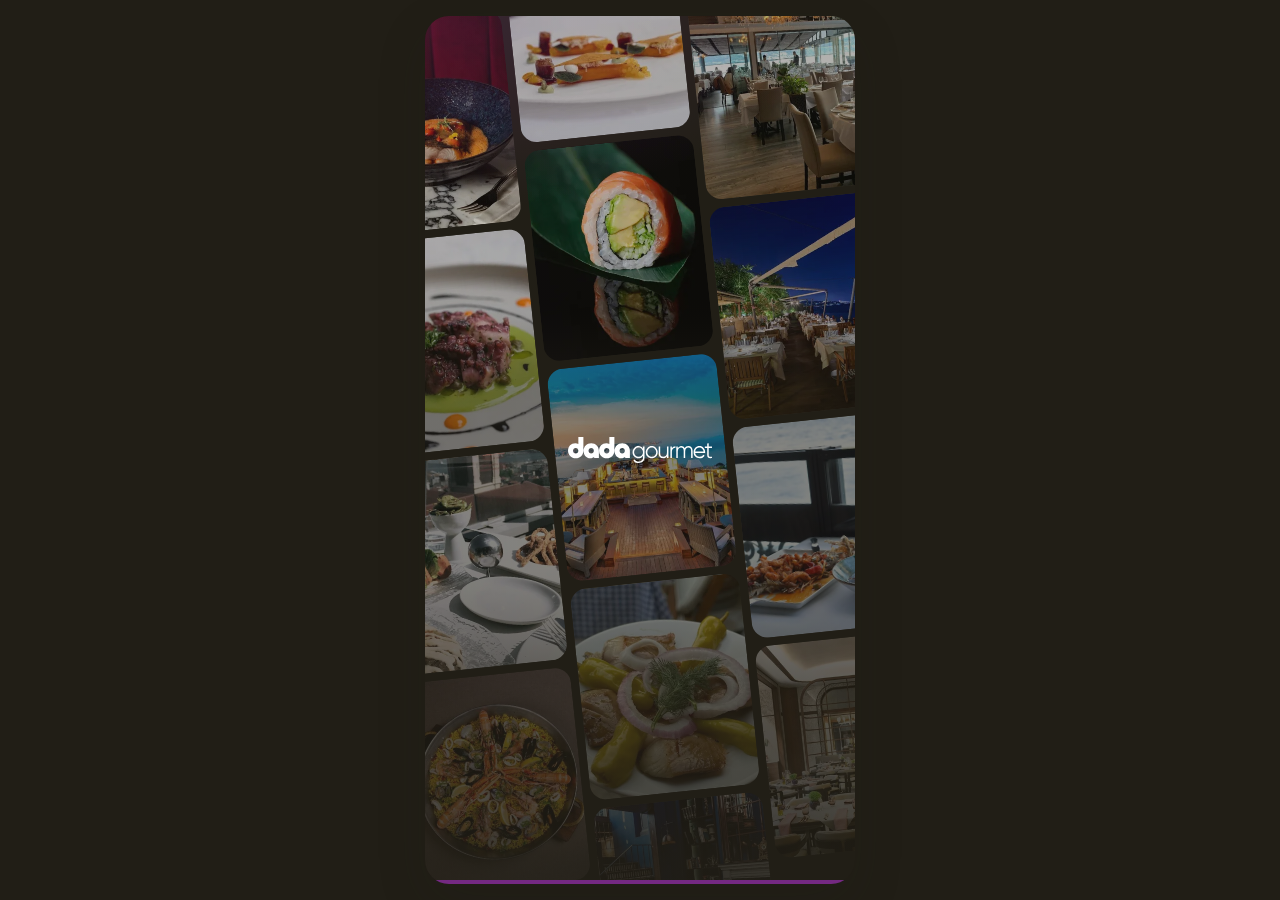
<file: index.html>
<!doctype html>
<html lang="tr">
<head>
<meta charset="utf-8">
<meta name="robots" content="noindex,nofollow"><meta name="viewport" content="width=device-width,initial-scale=1,viewport-fit=cover">
<title>Dada Gourmet</title>
<meta name="theme-color" content="#742982">
<meta name="apple-mobile-web-app-capable" content="yes">
<meta name="mobile-web-app-capable" content="yes">
<meta name="apple-mobile-web-app-status-bar-style" content="black-translucent">
<meta name="apple-mobile-web-app-title" content="Dada Gourmet">
<link rel="manifest" href="manifest.webmanifest">
<link rel="icon" href="assets/marka/favicon.png">
<link rel="apple-touch-icon" href="assets/marka/apple-touch-icon.png">
<link rel="preload" href="assets/fonts/Gilroy-Medium.woff2" as="font" type="font/woff2" crossorigin>
<link rel="preload" href="assets/fonts/Gilroy-ExtraBold.woff2" as="font" type="font/woff2" crossorigin>
<link rel="stylesheet" href="assets/fontawesome/css/all.min.css">
<link rel="stylesheet" href="kanon/gm-tokens.css">
<link rel="stylesheet" href="kanon/gm-sifir.css">
<link rel="stylesheet" href="kanon/gm-bilesen.css">
<link rel="stylesheet" href="kanon/gm-kontrol.css">
<link rel="stylesheet" href="kanon/gm-parcali.css">
<link rel="stylesheet" href="kanon/gm-sayac.css">
<link rel="stylesheet" href="kanon/gm-not.css">
<link rel="stylesheet" href="kanon/gm-metin.css">
<link rel="stylesheet" href="kanon/gm-takvim.css">
<link rel="stylesheet" href="kanon/gm-sahne.css">
<link rel="stylesheet" href="kanon/gm-yorum.css">
<link rel="stylesheet" href="kanon/gm-kartlar.css">
<link rel="stylesheet" href="kanon/gm-baslik.css">
<link rel="stylesheet" href="kanon/gm-menu.css">
<link rel="stylesheet" href="kanon/gm-hareket.css">
<link rel="stylesheet" href="kanon/gm-yeni.css">
<link rel="stylesheet" href="kanon/gm-liste.css">
<link rel="stylesheet" href="kanon/gm-kalip.css">
<link rel="stylesheet" href="kanon/gm-kabuk.css">
<link rel="stylesheet" href="kanon/gm-gourmet.css">
<link rel="stylesheet" href="kanon/gm-cihaz.css">
<link rel="stylesheet" href="kanon/gm-route.css">
<link rel="stylesheet" href="kanon/gm-k-liste.css">
<link rel="stylesheet" href="kanon/gm-k-detay.css">
<link rel="stylesheet" href="kanon/gm-k-ana.css">
<link rel="stylesheet" href="kanon/gm-k-route.css">
</head>
<body class="gm gm-uygulama">
<script>/* Cihaz çerçevesi (karar sayfası iframe'i) içinde: iPhone 15/16 Pro durum çubuğu alanı (Dinamik Ada) için üst güvenli alan. */ try { if (window.self !== window.top) document.documentElement.style.setProperty('--gm-guvenli-ust', '50px'); } catch (e) { document.documentElement.style.setProperty('--gm-guvenli-ust', '50px'); }</script>
<div class="gm-kok" id="gm-sahne"></div>
<script>/* Açılış kolajı (Gastro body.ac-koyu-govde): #/ ve #/splash ilk boyamadan koyu zemin; kolajdan çıkınca kalkar. */ (function () { var R = /^(#\/?)?$|^#\/splash(\?|$)/, h = document.documentElement; if (!R.test(location.hash)) return; h.classList.add('gm-ac-koyu'); addEventListener('hashchange', function k() { if (!R.test(location.hash)) { h.classList.remove('gm-ac-koyu'); removeEventListener('hashchange', k); } }); })();</script>
<script src="veri/mekanlar.js"></script>
<script src="veri/rotalar.js"></script>
<script src="veri/rota-geometri.js"></script>
<script src="veri/icerik.js"></script>
<script src="veri/kullanici.js"></script>
<script src="kanon/gm-tokens.js"></script>
<script src="kanon/gm-ui.js"></script>
<script src="kanon/gm-cizici.js"></script>
<script src="kanon/gm-gosterge.js"></script>
<script src="kanon/gm-kartlar.js"></script>
<script src="kanon/gm-takvim.js"></script>
<script src="kanon/gm-kalip.js"></script>
<script src="kanon/gm-menu.js"></script>
<script src="kanon/gm-metin.js"></script>
<script src="kanon/gm-harita.js"></script>
<script src="kanon/gm-gourmet.js"></script>
<script src="kanon/gm-cihaz.js"></script>
<script src="kanon/gm-route.js"></script>
<script src="kanon/gm-k-liste.js"></script>
<script src="kanon/gm-k-detay.js"></script>
<script src="kanon/gm-k-ana.js"></script>
<script src="kanon/gm-k-route.js"></script>
<script src="ekranlar/_liste.js"></script>
<script>GM.baslat();</script>
</body>
</html>
</file>
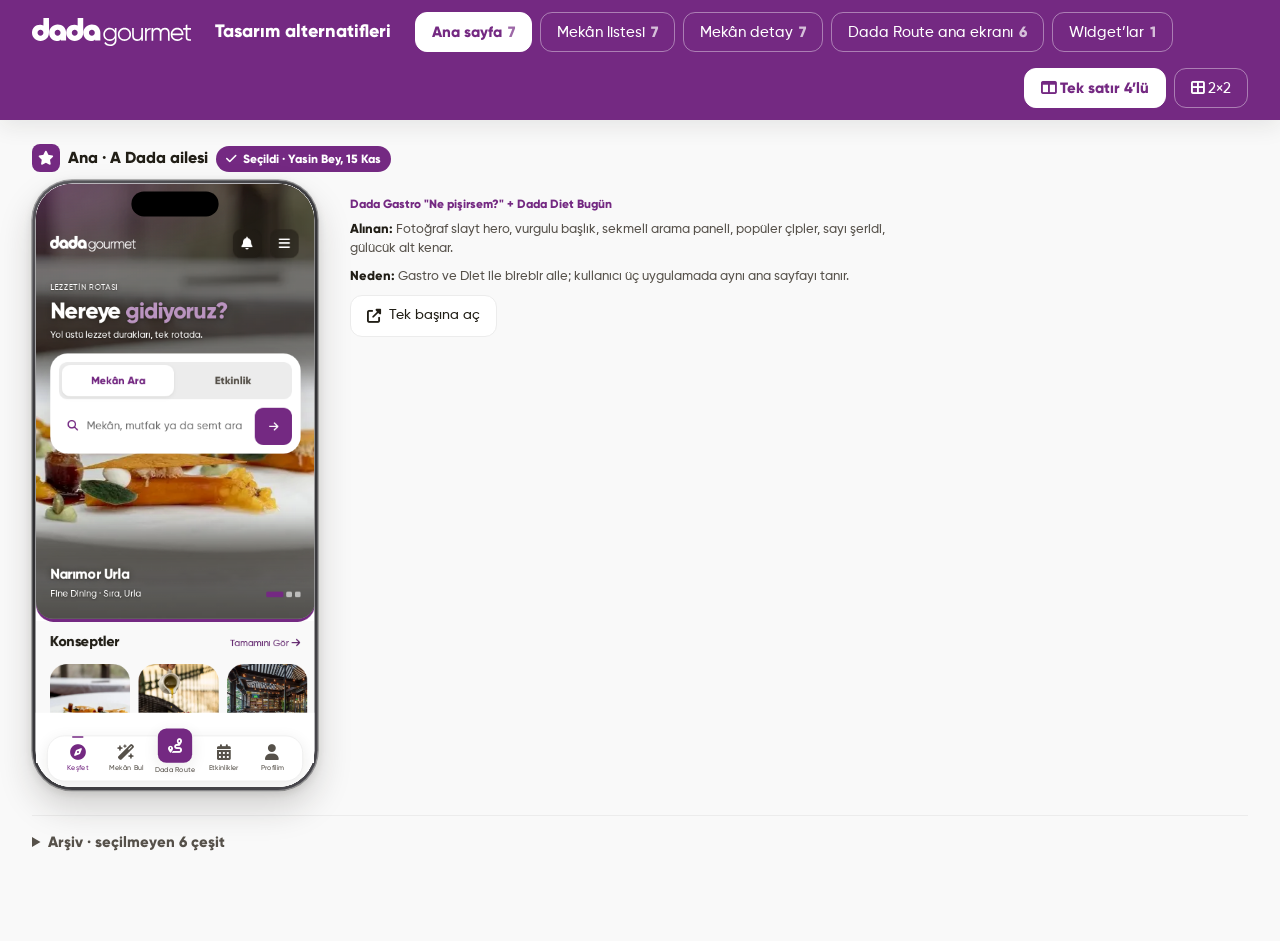
<file: karar/index.html>
<!doctype html>
<html lang="tr">
<head>
<meta charset="utf-8"><meta name="robots" content="noindex,nofollow"><meta name="viewport" content="width=device-width,initial-scale=1">
<title>Dada Gourmet · Alternatifler</title>
<link rel="icon" href="../assets/marka/favicon.png">
<link rel="stylesheet" href="../assets/fontawesome/css/all.min.css">
<link rel="stylesheet" href="../kanon/gm-tokens.css">
<link rel="stylesheet" href="../kanon/gm-sifir.css">
<style>
/* Masaüstü karar sayfası: her çeşit TAM ve CANLI, ayrı telefon olarak yan yana (iframe 390×844). Renk/yazı Gourmet token'larından. */
@font-face{font-family:Gilroy;src:url(../assets/fonts/Gilroy-Medium.woff2) format('woff2');font-weight:500}
@font-face{font-family:GilroyBd;src:url(../assets/fonts/Gilroy-ExtraBold.woff2) format('woff2');font-weight:700}
body{margin:0;background:var(--gm-bg);color:var(--gm-ink);font:var(--gm-t-body-weight) var(--gm-t-body-size)/var(--gm-t-body-line) var(--gm-font)}
header{position:sticky;top:0;z-index:5;display:flex;align-items:center;flex-wrap:wrap;gap:var(--gm-s-16) var(--gm-s-24);padding:var(--gm-s-12) var(--gm-s-32);background:var(--gm-primary);color:var(--gm-paper);box-shadow:var(--gm-sh-md)}
header img{height:28px}
header h1{margin:0;font:var(--gm-t-sub-weight,700) 18px/1.2 var(--gm-font-bold)}
nav{display:flex;gap:var(--gm-s-8);flex-wrap:wrap}
nav button{height:40px;padding:0 var(--gm-s-16);border:1px solid color-mix(in srgb,var(--gm-paper) 40%,transparent);border-radius:var(--gm-r-control);background:transparent;color:var(--gm-paper);font:500 15px/1 var(--gm-font);cursor:pointer}
nav button[aria-pressed=true]{background:var(--gm-paper);color:var(--gm-primary);border-color:var(--gm-paper);font-family:var(--gm-font-bold)}
#duzen{display:flex;gap:var(--gm-s-8);margin-left:var(--gm-s-16)}
nav button b{font-family:var(--gm-font-bold);opacity:.7;margin-left:6px}
header p{display:none}
#duzen{margin-left:auto}
main{padding:var(--gm-s-16) var(--gm-s-32) var(--gm-s-64)}
.sira{display:grid;grid-template-columns:repeat(var(--kolon,4),minmax(0,1fr));gap:var(--gm-s-24) var(--gm-s-24);padding:var(--gm-s-8) 0 var(--gm-s-24)}
.cesit{display:grid;gap:var(--gm-s-8);align-content:start;justify-items:center;min-width:0}
.cesit > *:not(.kap){justify-self:stretch}
.kap{width:calc(400px * var(--olcek,1));height:calc(854px * var(--olcek,1))}
.kap .telefon{transform:scale(var(--olcek,1));transform-origin:0 0}
body.is-iki .cesit{grid-template-columns:auto minmax(0,1fr);grid-auto-flow:row dense;column-gap:var(--gm-s-24);justify-items:start;align-items:start}
body.is-iki .cesit .ust{grid-column:1 / -1}
body.is-iki .cesit .kap{grid-column:1;grid-row:2 / span 5}
body.is-iki .cesit > :not(.kap):not(.ust){grid-column:2}
body.is-iki .cesit h2{font-size:18px}
body.is-iki .cesit p{font-size:14px}
.cesit .ust{display:flex;align-items:baseline;gap:var(--gm-s-8)}
.cesit .no{display:inline-grid;place-items:center;min-width:28px;height:28px;border-radius:8px;background:var(--gm-primary);color:var(--gm-paper);font:700 14px/1 var(--gm-font-bold)}
.cesit h2{margin:0;font:700 16px/1.25 var(--gm-font-bold)}
.telefon{position:relative;box-sizing:content-box;width:390px;height:844px;border-radius:56px;padding:5px;background:linear-gradient(145deg,#5b5a5f,#2c2c2e 40%,#48474c);box-shadow:inset 0 0 0 1px rgba(255,255,255,.28),0 0 0 1px rgba(0,0,0,.35),0 24px 48px rgba(33,30,22,.18),0 4px 12px rgba(33,30,22,.12)}
.telefon::after{content:"";position:absolute;left:50%;top:16px;width:122px;height:35px;margin-left:-61px;border-radius:20px;background:#000;z-index:2;pointer-events:none}
.telefon iframe{display:block;width:390px;height:844px;border:0;border-radius:51px;background:var(--gm-paper)}
/* Android çeşidi: Pixel çerçevesi — ince düz kenar, daha küçük köşe, ortada delik kamera (Dinamik Ada yok). */
.telefon.is-android{border-radius:40px;background:linear-gradient(145deg,#3a3a3c,#1c1c1e 45%,#2e2e30)}
.telefon.is-android::after{top:14px;width:13px;height:13px;margin-left:-6.5px;border-radius:50%}
.telefon.is-android iframe{border-radius:35px}
.cesit .ref{font:700 12px/1.35 var(--gm-font-bold);color:var(--gm-primary);text-transform:none}
.cesit:not(.is-tek) > .kap + .ref{margin-top:var(--gm-s-16)}
.cesit p{margin:0;font-size:13px;line-height:1.45;color:var(--gm-slate)}
.cesit p span{font-family:var(--gm-font-bold);color:var(--gm-ink)}
.cesit .ac{justify-self:start;display:inline-flex;align-items:center;gap:var(--gm-s-8);height:40px;padding:0 var(--gm-s-16);border-radius:var(--gm-r-control);background:var(--gm-paper);border:1px solid var(--gm-line);color:var(--gm-ink);text-decoration:none;font-size:14px}
.cesit p.iyi{padding:8px 10px;border-radius:10px;background:var(--gm-primary-tint);color:var(--gm-ink)}
/* Seçenekli tek çeşit (Widget'lar; Dada Diet #/telefon kalıbı): telefon üstte, seçenekler telefonun ALTINDA düğme grupları. */
.cesit.is-tek{grid-template-columns:auto var(--panel,480px);justify-content:center;align-items:start;column-gap:48px;justify-items:start}
.cesit.is-tek > .kap{grid-row:1;position:sticky;top:calc(var(--ust-h,72px) + 8px)}
.cesit.is-tek .panel{display:grid;gap:var(--gm-s-16);align-content:start;min-width:0;padding-top:var(--gm-s-8)}
body.is-tekli main{padding-top:var(--gm-s-16)}
body.is-tekli .not{display:none}
body.is-tekli #duzen{display:none}
.secim{display:grid;gap:var(--gm-s-16)}
.secim .bolum{display:grid;gap:var(--gm-s-12);padding:var(--gm-s-16);border:1px solid var(--gm-line);border-radius:var(--gm-r-surface);background:var(--gm-paper)}
.secim .bolum h3{margin:0;font:700 12px/1 var(--gm-font-bold);letter-spacing:.08em;text-transform:uppercase;color:var(--gm-primary)}
.secim .is-diger summary{display:flex;align-items:baseline;gap:var(--gm-s-8);cursor:pointer;list-style:none}
.secim .is-diger summary::-webkit-details-marker{display:none}
.secim .is-diger summary::after{content:"\f078";margin-left:auto;font:900 12px/1 "Font Awesome 6 Free";color:var(--gm-slate)}
.secim .is-diger[open] summary::after{content:"\f077"}
.secim .is-diger small{font-size:12px;color:var(--gm-slate)}
.secim .is-diger[open]{gap:var(--gm-s-12)}
.sunumlar{display:grid;grid-template-columns:1fr 1fr;gap:var(--gm-s-8)}
.sunumlar button{display:grid;gap:2px;justify-items:start;padding:10px 12px;border:1px solid var(--gm-line);border-radius:var(--gm-r-control);background:var(--gm-bg);color:var(--gm-ink);text-align:left;cursor:pointer;font:500 13px/1.3 var(--gm-font)}
.sunumlar button b{font:700 14px/1.25 var(--gm-font-bold)}
.sunumlar button small{color:var(--gm-slate);font-size:12px}
.sunumlar button[aria-pressed=true]{border-color:var(--gm-primary);background:var(--gm-primary-tint);box-shadow:inset 0 0 0 1px var(--gm-primary)}
.panel details.bilgi summary{cursor:pointer;font:700 13px/1.4 var(--gm-font-bold);color:var(--gm-slate)}
.panel details.bilgi{display:grid;gap:var(--gm-s-8)}
.panel .ust{display:flex;align-items:center;gap:var(--gm-s-8)}
.kap.is-yatay{width:calc(854px * var(--olcek,1));height:calc(400px * var(--olcek,1))}
.telefon.is-yatay{width:844px;height:390px}
.telefon.is-yatay iframe{width:844px;height:390px}
.telefon.is-yatay::after{left:16px;top:50%;width:35px;height:122px;margin:-61px 0 0 0}
.telefon.is-yatay.is-android::after{left:14px;width:13px;height:13px;margin-top:-6.5px}
.secim .grup{display:grid;grid-template-columns:72px minmax(0,1fr);align-items:start;gap:var(--gm-s-8)}
.secim .grup > span{padding-top:11px}
.secim .grup > span{font:700 11px/1 var(--gm-font-bold);letter-spacing:.06em;text-transform:uppercase;color:var(--gm-slate)}
.secim .seg{display:flex;flex-wrap:wrap;gap:2px;justify-self:start;padding:3px;border-radius:var(--gm-r-control);background:var(--gm-line)}
.secim .seg button{display:inline-flex;align-items:center;gap:6px;height:32px;padding:0 10px;border:0;border-radius:calc(var(--gm-r-control) - 3px);background:transparent;color:var(--gm-ink);font:500 13px/1 var(--gm-font);cursor:pointer;white-space:nowrap}
.secim .seg button[aria-pressed=true]{background:var(--gm-paper);color:var(--gm-primary);font-family:var(--gm-font-bold);box-shadow:var(--gm-sh-sm)}
.secim .seg button:disabled{opacity:.4;cursor:default}
.not{display:none;margin:0 0 var(--gm-s-16);font-size:14px;color:var(--gm-slate)}
/* Görev 12: patron seçimi — seçilen çeşit üstte (telefon solda, açıklama sağda), seçilmeyenler katlanır Arşiv'de (silinmez). */
.cesit.is-secili{grid-column:1/-1;grid-template-columns:auto minmax(0,560px);justify-content:start;column-gap:32px;justify-items:start;align-items:start}
.cesit.is-secili .ust{grid-column:1/-1}
.cesit.is-secili .kap{grid-column:1;grid-row:2/span 6}
.cesit.is-secili>:not(.kap):not(.ust){grid-column:2}
.secildi{display:inline-flex;align-items:center;gap:6px;height:26px;padding:0 10px;border-radius:13px;background:var(--gm-primary);color:var(--gm-paper);font:700 12px/1 var(--gm-font-bold)}
.arsiv{grid-column:1/-1;border-top:1px solid var(--gm-line);padding-top:var(--gm-s-16)}
.arsiv summary{cursor:pointer;font:700 15px/1.4 var(--gm-font-bold);color:var(--gm-slate)}
.arsiv .sira{padding-top:var(--gm-s-16)}
.arsiv .cesit{opacity:.92}
.bekliyor{grid-column:1/-1;margin:0;padding:var(--gm-s-16);border:1px dashed var(--gm-line);border-radius:var(--gm-r-surface);color:var(--gm-slate)}
</style>
</head>
<body>
<header><img src="../assets/marka/dadagourmet-beyaz.svg" alt="Dada Gourmet"><h1>Tasarım alternatifleri</h1><nav id="sekmeler"></nav><nav id="duzen" aria-label="Düzen"><button type="button" data-d="4" aria-pressed="true"><i class="fa-solid fa-table-columns"></i> Tek satır 4’lü</button><button type="button" data-d="2" aria-pressed="false"><i class="fa-solid fa-border-all"></i> 2×2</button></nav><p>Her çeşit canlı: kaydır, dokun, sheet aç.</p></header>
<main><p class="not" id="not"></p><div class="sira" id="sira"></div></main>
<script>
const AD = {ana: 'Ana sayfa', liste: 'Mekân listesi', detay: 'Mekân detay', route: 'Dada Route ana ekranı', widget: 'Widget’lar'};
const e = s => String(s ?? '').replace(/[&<>"']/g, c => ({'&': '&amp;', '<': '&lt;', '>': '&gt;', '"': '&quot;', "'": '&#39;'}[c]));
let L = [];
// Seçenekli kayıt (a.secenekler: [{ad, anahtar, ogeler: [{ad, deger, ikon}]}]): adres = git + seçimler; Android → Pixel çerçevesi, StandBy → yatay.
const SEC = {};
// Seçenek görünürlüğü: öğe/grup `yon` taşıyorsa yalnız o yönde görünür. Değer görünür öğeler arasında değilse ilk görünür öğe.
const yonu = a => { const g = (a.secenekler || []).find(x => x.anahtar === 'yon'); return SEC.yon && g && g.ogeler.some(o => o.deger === SEC.yon) ? SEC.yon : g?.ogeler[0].deger; };
const gorunurGrup = (a, g) => !g.yon || g.yon === yonu(a);
const gorunurOge = (a, g) => g.ogeler.filter(o => !o.yon || g.anahtar === 'yon' || o.yon === yonu(a));
const secDeger = (a, k) => { const g = (a.secenekler || []).find(x => x.anahtar === k); if (!g) return SEC[k]; const l = gorunurOge(a, g); return l.some(o => o.deger === SEC[k]) ? SEC[k] : l[0]?.deger; };
const secAdres = a => { const q = new URLSearchParams(); (a.secenekler || []).forEach(g => { if (gorunurGrup(a, g)) q.set(g.anahtar, secDeger(a, g.anahtar)); }); return `../index.html${a.git}${a.git.includes('?') ? '&' : '?'}${q}`; };
let AKTIFA = null;
const yatay = () => !!AKTIFA && secDeger(AKTIFA, 'yuzey') === 'standby';
const android = a => a.secenekler ? secDeger(a, 'platform') === 'android' : /android|material you/i.test(a.ad + a.referans);
const telefonHtml = (a, i) => `<div class="kap${yatay() ? ' is-yatay' : ''}"><div class="telefon${android(a) ? ' is-android' : ''}${yatay() ? ' is-yatay' : ''}"><iframe src="${e(a.secenekler ? secAdres(a) : '../index.html' + a.git)}" title="${e(a.ad)}" loading="${i < 4 ? 'eager' : 'lazy'}"></iframe></div></div>`;
const grupHtml = (a, g) => `<div class="grup"><span>${e(g.ad.replace(/\s*\(.*\)$/, ''))}</span><div class="seg" role="group" aria-label="${e(g.ad)}">${gorunurOge(a, g).map(o => `<button type="button" data-a="${e(g.anahtar)}" data-d="${e(o.deger)}" aria-pressed="${secDeger(a, g.anahtar) === o.deger}">${o.ikon ? `<i class="fa-brands fa-${e(o.ikon)}"></i>` : ''}${e(o.ad)}</button>`).join('')}</div></div>`;
const sunumEtkin = (a, s) => Object.entries(s.secim || {}).every(([k, v]) => secDeger(a, k) === v);
let DIGER_ACIK = false;
const secimHtml = a => {
  const gl = a.secenekler.filter(g => gorunurGrup(a, g)), BOL = ['Ne gösterilsin', 'Nerede', 'Durum'];
  const bolumler = [...new Set(gl.filter(g => !g.diger).map(g => g.bolum || 'Seçenekler'))].sort((x, y) => (BOL.indexOf(x) + 99) % 99 - (BOL.indexOf(y) + 99) % 99);
  const diger = gl.filter(g => g.diger);
  return `<div class="secim">${(a.sunumlar || []).length ? `<div class="bolum is-sunum"><h3>Sunum</h3><div class="sunumlar">${a.sunumlar.map((s, i) => `<button type="button" data-sunum="${i}" aria-pressed="${sunumEtkin(a, s)}"><b>${e(s.ad)}</b>${s.aciklama ? `<small>${e(s.aciklama)}</small>` : ''}</button>`).join('')}</div></div>` : ''}${bolumler.map(b => `<div class="bolum"><h3>${e(b)}</h3>${gl.filter(g => !g.diger && (g.bolum || 'Seçenekler') === b).map(g => grupHtml(a, g)).join('')}</div>`).join('')}${diger.length ? `<details class="bolum is-diger"${DIGER_ACIK ? ' open' : ''}><summary><h3>Diğer</h3><small>${e(diger.map(g => g.ad.replace(/\s*\(.*\)$/, '')).join(' · '))}</small></summary>${diger.map(g => grupHtml(a, g)).join('')}</details>` : ''}</div>`;
};
let AKTIF = 'ana';
const ciz = k => {
  AKTIF = k;
  history.replaceState(null, '', '#' + k);
  document.querySelectorAll('#sekmeler button').forEach(b => b.setAttribute('aria-pressed', b.dataset.k === k));
  const x = L.filter(a => a.ekran === k).sort((a, b) => (a.sira ?? 99) - (b.sira ?? 99)); ADET = x.length;
  const tek = x.length === 1 && x[0].secenekler;
  AKTIFA = tek ? x[0] : null;
  document.body.classList.toggle('is-tekli', !!tek);
  document.getElementById('not').textContent = `${AD[k]}: patron seçimi üstte, seçilmeyen çeşitler Arşiv’de. Her biri ayrı, tam ve çalışan bir telefon ekranı (ekrana sığacak kadar küçültüldü; "Tek başına aç" gerçek boyut).`;
  const kart = (a, i) => { const ac = `<a class="ac" href="${e(a.secenekler ? secAdres(a) : '../index.html' + a.git)}" target="_blank"><i class="fa-solid fa-up-right-from-square"></i>Tek başına aç</a>`, metin = `<span class="ref">${e(a.referans)}</span><p><span>Alınan:</span> ${e(a.alinan)}</p><p><span>Neden:</span> ${e(a.gerekce)}</p>`, rozet = a.secildi ? '<span class="secildi"><i class="fa-solid fa-check"></i>Seçildi · Yasin Bey, 15 Kas</span>' : '';
    return tek ? `<section class="cesit is-tek">${telefonHtml(a, i)}<div class="panel"><div class="ust"><span class="no">${i + 1}</span><h2>${e(a.ad)}</h2>${rozet}</div>${secimHtml(a)}<details class="bilgi"><summary>Referans ve gerekçe</summary>${metin}</details>${ac}</div></section>`
      : `<section class="cesit${a.secildi ? ' is-secili' : ''}"><div class="ust"><span class="no">${a.secildi ? '<i class="fa-solid fa-star"></i>' : i + 1}</span><h2>${e(a.ad)}</h2>${rozet}</div>${telefonHtml(a, a.secildi ? 0 : 9)}${metin}${ac}</section>`; };
  const sec = x.filter(a => a.secildi), ars = x.filter(a => !a.secildi);
  document.getElementById('sira').innerHTML = tek ? x.map(kart).join('')
    : (sec.length ? sec.map(kart).join('') : `<p class="bekliyor"><b>Patron kararı:</b> Dada Route mimari belgesine göre (Roadtrippers iskeleti + Google Maps listesi + Komoot istatistik çekmecesi + Ana yön girişi) yeniden kuruluyor; hazır olunca burada “Seçildi” olarak görünecek.</p>`)
      + (ars.length ? `<details class="arsiv"${ARSIV_ACIK ? ' open' : ''}><summary>Arşiv · seçilmeyen ${ars.length} çeşit</summary><div class="sira">${ars.map((a, i) => kart(a, i)).join('')}</div></details>` : '');
};
let ARSIV_ACIK = false;
document.addEventListener('toggle', ev => { if (ev.target.matches && ev.target.matches('.arsiv')) { ARSIV_ACIK = ev.target.open; olcekle(); } }, true);
document.addEventListener('toggle', ev => { if (ev.target.matches && ev.target.matches('.is-diger')) DIGER_ACIK = ev.target.open; }, true);
document.addEventListener('click', ev => { const b = ev.target.closest('.secim button'); if (!b) return; if (b.dataset.sunum != null) { const s = AKTIFA?.sunumlar?.[+b.dataset.sunum]; if (s) Object.assign(SEC, s.secim); } else SEC[b.dataset.a] = b.dataset.d; try { localStorage.setItem('karar-secim', JSON.stringify(SEC)); } catch {} ciz(AKTIF); olcekle(); });
try { Object.assign(SEC, JSON.parse(localStorage.getItem('karar-secim') || '{}')); } catch {}
// Ölçek: sütun genişliğine ve ekran yüksekliğine sığdır (4'lü: başlık + telefon görünür alana sığar; 2×2: iki satır ekrana sığar).
let KOLON = +(localStorage.getItem('karar-kolon') || 4), ADET = 4;
const olcekle = () => {
  document.documentElement.style.setProperty('--ust-h', document.querySelector('header').offsetHeight + 'px');
  const sira = document.getElementById('sira'), w = sira.clientWidth, g = 24, h = innerHeight - document.querySelector('header').offsetHeight - 70;
  // 4'lü: dört telefon tek satırda, telefon ekran yüksekliğine sığar. 2×2: satırda iki çeşit; telefon solda (ekran yüksekliğine sığar), açıklama sağda.
  // Çeşit sayısı sütundan azsa (ör. Widget'lar 3) telefonlar büyür, hepsi tek satırda ekrana sığar.
  const k = KOLON === 4 ? Math.max(1, Math.min(4, ADET)) : 2, sw = KOLON === 4 ? (w - g * (k - 1)) / k : (w - g) / 2 - 280, yh = h - 30;
  document.documentElement.style.setProperty('--kolon', k);
  let o = Math.max(.3, Math.min(1, sw / 400, yh / 854));
  if (document.body.classList.contains('is-tekli')) { const Y = yatay(), pw = Math.min(560, Math.max(380, w * .42)); document.documentElement.style.setProperty('--panel', pw + 'px'); o = Math.max(.3, Math.min(1.1, (w - pw - 48) / (Y ? 854 : 400), (innerHeight - document.querySelector('header').offsetHeight - 40) / (Y ? 400 : 854))); document.documentElement.style.setProperty('--kolon', 1); document.body.classList.remove('is-iki'); document.documentElement.style.setProperty('--olcek', o.toFixed(4)); return; }
  document.body.classList.toggle('is-iki', KOLON === 2);
  document.documentElement.style.setProperty('--olcek', o.toFixed(4)); if (KOLON !== 4) document.documentElement.style.setProperty('--kolon', 2);
};
addEventListener('resize', olcekle);
document.addEventListener('click', ev => { const b = ev.target.closest('#duzen button'); if (!b) return; KOLON = +b.dataset.d; try { localStorage.setItem('karar-kolon', KOLON); } catch {} document.querySelectorAll('#duzen button').forEach(x => x.setAttribute('aria-pressed', x === b)); olcekle(); });
fetch('../assets/alternatif/liste.json', {cache: 'no-store'}).then(r => r.json()).then(l => {
  L = l;
  document.getElementById('sekmeler').innerHTML = Object.keys(AD).map(k => `<button type="button" data-k="${k}" aria-pressed="false">${AD[k]}<b>${l.filter(a => a.ekran === k).length}</b></button>`).join('');
  document.getElementById('sekmeler').addEventListener('click', ev => { const b = ev.target.closest('button'); if (b) { ciz(b.dataset.k); olcekle(); } });
  document.querySelectorAll('#duzen button').forEach(x => x.setAttribute('aria-pressed', +x.dataset.d === KOLON));
  ciz(AD[location.hash.slice(1)] ? location.hash.slice(1) : 'ana'); olcekle();
});
</script>
</body>
</html>
</file>
<file: kanon/gm-tokens.css>
/* ÜRETİLİR: node kanon/uret.mjs — elle değiştirme. Kaynak: kanon/tokens.json */
@font-face{font-family:"Gilroy";src:url("../assets/fonts/Gilroy-Medium.woff2") format("woff2");font-weight:100 600;font-style:normal;font-display:swap}
@font-face{font-family:"GilroyBd";src:url("../assets/fonts/Gilroy-ExtraBold.woff2") format("woff2");font-weight:700 900;font-style:normal;font-display:swap}
@font-face{font-family:"Gilroy";src:url("../assets/fonts/Gilroy-ExtraBold.woff2") format("woff2");font-weight:700 900;font-style:normal;font-display:swap}
@font-face{font-family:"GilroyLt";src:url("../assets/fonts/Gilroy-Light.woff2") format("woff2");font-weight:300;font-style:normal;font-display:swap}
:root{
  /* renk: primary */
  --gm-primary:#742982;
  --gm-primary-dark:#742982;
  --gm-primary-deep:#5F226B;
  --gm-primary-tint:#ECE2EE;
  --gm-primary-line:#E3D4E6;
  --gm-on-dark-accent:#BA94C0;

  /* renk: neutral */
  --gm-ink:#211E16;
  --gm-slate:#56514A;
  --gm-muted:#6F6F6F;
  --gm-line:#ECECEC;
  --gm-bg:#F9F9F9;
  --gm-paper:#FFFFFF;
  --gm-cihaz-siyah:#000000;

  /* renk: accent */
  --gm-accent-green:var(--gm-basari);
  --gm-accent-yellow:#FAC045;
  --gm-puan:#FAC045;
  --gm-puan-fg:#755300;

  /* renk: makro */
  --gm-protein:#742982;
  --gm-protein-tint:#F2E7F5;
  --gm-protein-text:#742982;
  --gm-protein-koyu:#B07CC0;
  --gm-karb:#FAC045;
  --gm-karb-tint:#FEF4DC;
  --gm-karb-text:#755300;
  --gm-yag:#0093D0;
  --gm-yag-tint:#E0F2FA;
  --gm-yag-text:#006289;
  --gm-lif:#0E8A7E;
  --gm-lif-tint:#DFF2EF;
  --gm-lif-text:#0A6B62;

  /* renk: durum */
  --gm-bilgi-fg:#006289;
  --gm-bilgi-bg:#E0F2FA;
  --gm-bilgi-line:#B5DEF0;
  --gm-bilgi:#0093D0;
  --gm-basari-fg:#1D6B44;
  --gm-basari-bg:#E3F4EB;
  --gm-basari-line:#B9E2CC;
  --gm-basari:#2C9963;
  --gm-uyari-fg:#755300;
  --gm-uyari-bg:#FEF4DC;
  --gm-uyari-line:#F6DDA2;
  --gm-uyari:#E9A820;
  --gm-tehlike:#B3261E;
  --gm-tehlike-basili:#8C1D18;
  --gm-tehlike-fg:#8C1D18;
  --gm-tehlike-bg:#FDECEA;
  --gm-tehlike-line:#EFC2BD;
  --gm-tehlike-koyu:#FF9C8F;
  --gm-tehlike-koyu-basili:#FFBDB3;
  --gm-tehlike-koyu-bg:#3D1814;
  --gm-tehlike-koyu-line:#6E2A22;
  --gm-hata-fg:var(--gm-tehlike-fg);
  --gm-hata-bg:var(--gm-tehlike-bg);
  --gm-hata-line:var(--gm-tehlike-line);
  --gm-hata:var(--gm-tehlike);
  --gm-notr-fg:#56514A;
  --gm-notr-bg:#F9F9F9;
  --gm-notr-line:#ECECEC;

  /* renk: metrik */
  --gm-metrik-kalori:#FF8F00;
  --gm-metrik-kalori-derin:#B86400;
  --gm-metrik-su:var(--gm-bilgi);
  --gm-metrik-su-derin:var(--gm-bilgi-fg);
  --gm-metrik-protein:var(--gm-protein);
  --gm-metrik-protein-koyu:var(--gm-protein-koyu);
  --gm-metrik-oruc:var(--gm-karb);
  --gm-metrik-oruc-derin:var(--gm-karb-text);
  --gm-metrik-seri:var(--gm-metrik-kalori);
  --gm-ogun-kahvalti:var(--gm-karb);
  --gm-ogun-kahvalti-derin:var(--gm-uyari);
  --gm-ogun-ogle:var(--gm-metrik-kalori);
  --gm-ogun-ogle-derin:var(--gm-metrik-kalori-derin);
  --gm-ogun-aksam:var(--gm-protein-koyu);
  --gm-ogun-aksam-derin:var(--gm-protein);
  --gm-ogun-ara:var(--gm-on-dark-accent);
  --gm-ogun-ara-derin:var(--gm-primary);

  /* renk: katman */
  --gm-mekan:var(--gm-primary);
  --gm-mekan-tint:var(--gm-primary-tint);
  --gm-ne-yenir:#9A3412;
  --gm-ne-yenir-tint:#FCEBE3;
  --gm-ne-alinir:#8A5A00;
  --gm-ne-alinir-tint:#FFEDC2;
  --gm-yakit:#3F3A33;
  --gm-yakit-tint:#EEEDEB;
  --gm-sarj:#0B7A70;
  --gm-sarj-tint:#DFF2EF;
  --gm-ibadet:#1F5F99;
  --gm-ibadet-tint:#E1ECF7;
  --gm-dinlenme:#2F6B3A;
  --gm-dinlenme-tint:#E2F0E4;
  --gm-karavan:#5A4A8A;
  --gm-karavan-tint:#ECE8F6;
  --gm-cografi:#7A5B00;
  --gm-cografi-tint:#FFF0BF;
  --gm-rota:var(--gm-primary);
  --gm-rota-alt:#B9A5BE;
  --gm-konum:#1A73E8;
  --gm-konum-halka:rgba(26,115,232,.18);

  /* renk: dis */
  --gm-marka-facebook:#1877F2;
  --gm-marka-x:#111111;
  --gm-marka-whatsapp:#25D366;
  --gm-marka-telegram:#2AABEE;
  --gm-marka-pinterest:#E60023;

  /* font */
  --gm-font:"Gilroy", system-ui, -apple-system, "Segoe UI", Roboto, sans-serif;
  --gm-font-bold:"GilroyBd", "Gilroy", system-ui, -apple-system, "Segoe UI", Roboto, sans-serif;
  --gm-font-light:"GilroyLt", "Gilroy", system-ui, sans-serif;
  --gm-weight-body:500;
  --gm-weight-bold:700;
  --gm-lh-body:1.55;

  /* tipografi rolleri */
  --gm-t-display-family:var(--gm-font-bold);
  --gm-t-display-size:32px;
  --gm-t-display-weight:700;
  --gm-t-display-line:1.08;
  --gm-t-display-track:-0.035em;
  --gm-t-page-family:var(--gm-font-bold);
  --gm-t-page-size:24px;
  --gm-t-page-weight:700;
  --gm-t-page-line:1.15;
  --gm-t-page-track:-0.025em;
  --gm-t-section-family:var(--gm-font-bold);
  --gm-t-section-size:20px;
  --gm-t-section-weight:700;
  --gm-t-section-line:1.2;
  --gm-t-section-track:-0.02em;
  --gm-t-featured-family:var(--gm-font-bold);
  --gm-t-featured-size:20px;
  --gm-t-featured-weight:700;
  --gm-t-featured-line:1.2;
  --gm-t-featured-track:-0.02em;
  --gm-t-sheet-family:var(--gm-font);
  --gm-t-sheet-size:18px;
  --gm-t-sheet-weight:500;
  --gm-t-sheet-line:1.25;
  --gm-t-sheet-track:-0.015em;
  --gm-t-subheading-family:var(--gm-font);
  --gm-t-subheading-size:16px;
  --gm-t-subheading-weight:500;
  --gm-t-subheading-line:1.3;
  --gm-t-subheading-track:-0.01em;
  --gm-t-card-family:var(--gm-font);
  --gm-t-card-size:16px;
  --gm-t-card-weight:500;
  --gm-t-card-line:1.25;
  --gm-t-card-track:-0.015em;
  --gm-t-body-family:var(--gm-font);
  --gm-t-body-size:15px;
  --gm-t-body-weight:500;
  --gm-t-body-line:1.5;
  --gm-t-body-track:0em;
  --gm-t-meta-family:var(--gm-font);
  --gm-t-meta-size:13px;
  --gm-t-meta-weight:500;
  --gm-t-meta-line:1.4;
  --gm-t-meta-track:0em;
  --gm-t-label-family:var(--gm-font);
  --gm-t-label-size:11px;
  --gm-t-label-weight:500;
  --gm-t-label-line:1.3;
  --gm-t-label-track:0.06em;
  --gm-t-button-family:var(--gm-font);
  --gm-t-button-size:15px;
  --gm-t-button-weight:500;
  --gm-t-button-line:1.2;
  --gm-t-button-track:0em;
  --gm-t-nav-family:var(--gm-font);
  --gm-t-nav-size:10px;
  --gm-t-nav-weight:500;
  --gm-t-nav-line:1.2;
  --gm-t-nav-track:0em;
  --gm-t-photo-meta-family:var(--gm-font-bold);
  --gm-t-photo-meta-size:13px;
  --gm-t-photo-meta-weight:700;
  --gm-t-photo-meta-line:1;
  --gm-t-photo-meta-track:0em;
  --gm-t-card-category-family:var(--gm-font-bold);
  --gm-t-card-category-size:11px;
  --gm-t-card-category-weight:700;
  --gm-t-card-category-line:1.3;
  --gm-t-card-category-track:0em;
  --gm-t-stat-family:var(--gm-font-bold);
  --gm-t-stat-size:18px;
  --gm-t-stat-weight:700;
  --gm-t-stat-line:1.25;
  --gm-t-stat-track:0em;
  --gm-t-numeral-xl-family:var(--gm-font-bold);
  --gm-t-numeral-xl-size:48px;
  --gm-t-numeral-xl-weight:700;
  --gm-t-numeral-xl-line:1;
  --gm-t-numeral-xl-track:-0.035em;
  --gm-t-numeral-lg-family:var(--gm-font-bold);
  --gm-t-numeral-lg-size:32px;
  --gm-t-numeral-lg-weight:700;
  --gm-t-numeral-lg-line:1;
  --gm-t-numeral-lg-track:-0.03em;
  --gm-t-numeral-md-family:var(--gm-font-bold);
  --gm-t-numeral-md-size:24px;
  --gm-t-numeral-md-weight:700;
  --gm-t-numeral-md-line:1.05;
  --gm-t-numeral-md-track:-0.025em;
  --gm-t-cook-step-family:var(--gm-font-bold);
  --gm-t-cook-step-size:24px;
  --gm-t-cook-step-weight:700;
  --gm-t-cook-step-line:1.15;
  --gm-t-cook-step-track:-0.025em;

  /* boşluk */
  --gm-s-0:0;
  --gm-s-2:2px;
  --gm-s-4:4px;
  --gm-s-8:8px;
  --gm-s-12:12px;
  --gm-s-16:16px;
  --gm-s-20:20px;
  --gm-s-24:24px;
  --gm-s-32:32px;
  --gm-s-40:40px;
  --gm-s-48:48px;
  --gm-s-64:64px;
  --gm-gutter:20px;
  --gm-card-padding:16px;
  --gm-icon-text:8px;
  --gm-header-gap:8px;
  --gm-panel-overlap:24px;
  --gm-panel-top-space:16px;
  --gm-section-gap:32px;
  --gm-chip-gap:8px;
  --gm-chip-padding:12px;
  --gm-grid-column-gap:12px;
  --gm-grid-row-gap:20px;

  /* radius */
  --gm-r-control:12px;
  --gm-r-info-card:12px;
  --gm-r-media:16px;
  --gm-r-surface:24px;
  --gm-r-sheet:24px;
  --gm-r-chip-sm:8px;
  --gm-r-badge-sm:6px;
  --gm-r-choice:4px;
  --gm-r-dot:2px;
  --gm-r-none:0;
  --gm-r-switch:999px;
  --gm-r-round:50%;
  --gm-r-day:50%;
  --gm-r-day-band:999px;
  --gm-r-segment:12px;
  --gm-r-avatar:50%;

  /* gölge */
  --gm-sh-sm:0 1px 2px rgba(33,30,22,.04), 0 2px 6px rgba(33,30,22,.05);
  --gm-sh-md:0 6px 22px rgba(33,30,22,.09);
  --gm-sh-lg:0 18px 50px rgba(33,30,22,.16);
  --gm-sh-pin:0 1px 2px rgba(33,30,22,.22), 0 3px 8px rgba(33,30,22,.16);

  /* overlay */
  --gm-overlay:#211E16;
  --gm-floating-icon-bg:color-mix(in srgb,var(--gm-overlay) 56%,transparent);
  --gm-sheet-scrim:color-mix(in srgb,var(--gm-overlay) 55%,transparent);
  --gm-hero-light:radial-gradient(ellipse at 0 0,color-mix(in srgb,var(--gm-primary) 25%,transparent) 0,transparent 65%);
  --gm-header-solid:var(--gm-primary-dark);

  /* hareket */
  --gm-ease:cubic-bezier(.22,.61,.36,1);
  --gm-m-press:100ms;
  --gm-m-fast:150ms;
  --gm-m-quick:180ms;
  --gm-m-base:200ms;
  --gm-m-sheet:250ms;
  --gm-m-page-exit:200ms;
  --gm-m-page:300ms;
  --gm-m-reveal:450ms;
  --gm-m-fill:300ms;
  --gm-m-counter:600ms;
  --gm-m-dolum:900ms;
  --gm-m-stagger:40ms;
  --gm-m-skeleton:1000ms;
  --gm-m-toast:2800ms;
  --gm-m-toast-action:4000ms;
  --gm-m-uzun-bas:1000ms;
  --gm-m-nabiz:5000ms;
  --gm-m-tarama:2200ms;
  --gm-m-drawer:250ms;
  --gm-m-save-pop:450ms;
  --gm-m-hero-autoplay:6000ms;
  --gm-e-standard:cubic-bezier(.2,0,0,1);
  --gm-e-emphasized-decel:cubic-bezier(.05,.7,.1,1);
  --gm-e-emphasized-accel:cubic-bezier(.3,0,.8,.15);
  --gm-e-decelerate:cubic-bezier(0,0,0,1);
  --gm-e-accelerate:cubic-bezier(.3,0,1,1);
  --gm-spring-varsayilan:linear(0.000, 0.026, 0.090, 0.176, 0.274, 0.376, 0.467, 0.561, 0.646, 0.722, 0.788, 0.839, 0.885, 0.922, 0.952, 0.975, 0.991, 1.003, 1.012, 1.017, 1.020, 1.021, 1.021, 1.020, 1.018, 1.016, 1.014, 1.012, 1.010, 1.008, 1.007, 1.005, 1.004, 1.003, 1.002, 1.001, 1.001, 1.000, 1.000, 1.000, 1.000);
  --gm-spring-varsayilan-ms:472ms;
  --gm-spring-yaylanma:linear(0.000, 0.057, 0.191, 0.365, 0.548, 0.719, 0.865, 0.979, 1.059, 1.107, 1.130, 1.133, 1.122, 1.102, 1.078, 1.053, 1.031, 1.013, 0.999, 0.990, 0.984, 0.982, 0.983, 0.984, 0.987, 0.991, 0.994, 0.997, 0.999, 1.001, 1.002, 1.002, 1.002, 1.002, 1.002, 1.002, 1.001, 1.001, 1.000, 1.000, 1.000);
  --gm-spring-yaylanma-ms:676ms;
  --gm-spring-yumusak:linear(0.000, 0.019, 0.060, 0.117, 0.183, 0.259, 0.330, 0.400, 0.467, 0.535, 0.593, 0.646, 0.694, 0.737, 0.777, 0.811, 0.840, 0.865, 0.888, 0.907, 0.923, 0.936, 0.948, 0.958, 0.966, 0.973, 0.978, 0.983, 0.987, 0.990, 0.992, 0.994, 0.996, 0.997, 0.998, 0.999, 0.999, 1.000, 1.000, 1.000, 1.000);
  --gm-spring-yumusak-ms:529ms;

  /* ölçü */
  --gm-size-touch:44px;
  --gm-size-control-lg:52px;
  --gm-size-menu-row:48px;
  --gm-size-choice-row:60px;
  --gm-size-choice-row-lg:76px;
  --gm-size-bbox-label:28px;
  --gm-size-header:68px;
  --gm-size-header-icon:40px;
  --gm-size-nav-bar:64px;
  --gm-size-nav-edge:16px;
  --gm-size-nav-bottom:8px;
  --gm-size-nav-icon:22px;
  --gm-size-nav-center-icon:20px;
  --gm-size-nav-fab:48px;
  --gm-size-nav-indicator-w:16px;
  --gm-size-nav-indicator-h:2px;
  --gm-size-choice:22px;
  --gm-size-chip:44px;
  --gm-size-chip-sm:32px;
  --gm-size-badge:24px;
  --gm-size-badge-sm:20px;
  --gm-size-logo:120px;
  --gm-size-app-max:430px;
  --gm-size-app-max-h:932px;
  --gm-size-banner:320px;
  --gm-size-banner-sm:240px;
  --gm-size-page-end:80px;
  --gm-size-border:1px;
  --gm-size-border2:2px;
  --gm-size-focus:2px;
  --gm-size-icon-sm:14px;
  --gm-size-icon-md:18px;
  --gm-size-icon-lg:22px;
  --gm-size-icon-xl:28px;
  --gm-size-icon-xxl:40px;
  --gm-size-box-sm:32px;
  --gm-size-box-md:40px;
  --gm-size-box-lg:48px;
  --gm-size-box-xl:64px;
  --gm-size-box-xxl:96px;
  --gm-size-avatar-xs:20px;
  --gm-size-avatar-sm:32px;
  --gm-size-avatar-md:40px;
  --gm-size-avatar-lg:56px;
  --gm-size-avatar-xl:96px;
  --gm-size-rail-card:230px;
  --gm-size-rail-card-sm:168px;
  --gm-size-thumb:56px;
  --gm-size-thumb-sm:44px;
  --gm-size-progress:4px;
  --gm-size-progress-lg:8px;
  --gm-size-macro-bar:6px;
  --gm-size-calendar-day:40px;
  --gm-size-calendar-dot:4px;
  --gm-size-week-day:56px;
  --gm-size-ring-stroke:18px;
  --gm-size-ring-mini:44px;
  --gm-size-ring-mini-stroke:6px;
  --gm-size-ring-xs:24px;
  --gm-size-ring-xs-stroke:4px;
  --gm-size-counter-stroke:26px;
  --gm-size-score-stroke:20px;
  --gm-size-dial-stroke:20px;
  --gm-size-faz-isaret:32px;
  --gm-size-ring-lg:184px;
  --gm-size-counter:296px;
  --gm-size-dial:280px;
  --gm-size-score-w:264px;
  --gm-size-score-h:148px;
  --gm-size-fab:56px;
  --gm-size-slider-ruler:72px;
  --gm-size-slider-tick-lg:28px;
  --gm-size-slider-tick-sm:16px;
  --gm-size-slider-step:12px;
  --gm-size-slider-knob:28px;
  --gm-size-swipe-action:76px;
  --gm-size-shutter:72px;
  --gm-size-shutter-in:58px;
  --gm-size-sheet-handle-w:40px;
  --gm-size-sheet-handle-h:4px;
  --gm-size-sheet-max:88px;
  --gm-size-su-glass:36px;
  --gm-size-su-week-h:96px;
  --gm-size-chart-h:168px;
  --gm-size-spark-h:44px;
  --gm-size-chart-dot:10px;
  --gm-size-wave-h:64px;
  --gm-size-wave-bar:4px;
  --gm-size-tabagim-bar:76px;
  --gm-size-countdown-cell:64px;
  --gm-size-line3:3px;
  --gm-size-choice-border:1.5px;
  --gm-size-action-card:80px;
  --gm-size-action-icon:44px;
  --gm-size-save-visible:32px;
  --gm-size-icon-check:12px;
  --gm-size-icon-badge:28px;
  --gm-size-icon-badge-lg:40px;
  --gm-size-avatar-card:20px;
  --gm-size-avatar-chef:40px;
  --gm-size-avatar-row:40px;
  --gm-size-avatar-chef-row:56px;
  --gm-size-avatar-chef-card:96px;
  --gm-size-badge-medal:64px;
  --gm-size-play-large:56px;
  --gm-size-menu-w:360px;
  --gm-size-ring-md:148px;
  --gm-size-ring-stroke-md:16px;
  --gm-size-g-touch-target:44px;
  --gm-size-g-control-sm:44px;
  --gm-size-g-header-target:44px;
  --gm-size-g-nav-label:10px;
  --gm-size-g-nav-indicator-width:16px;
  --gm-size-g-nav-indicator-height:2px;
  --gm-size-g-cook-bar:52px;
  --gm-size-g-chip-height:44px;
  --gm-size-g-action-card-height:80px;
  --gm-size-g-list-banner:320px;
  --gm-size-g-page-end-space:80px;
  --gm-size-g-border-width:1px;
  --gm-size-g-badge-large:96px;
  --gm-size-hero-min:560px;
  --gm-size-hero-max:640px;
  --gm-size-map-pin:32px;
  --gm-size-map-pin-lg:44px;
  --gm-size-map-pin-sm:26px;
  --gm-size-map-cluster:36px;
  --gm-size-map-cluster-md:44px;
  --gm-size-map-cluster-lg:56px;
  --gm-size-map-dot:16px;
  --gm-size-map-dot-halo:40px;
  --gm-size-map-h:240px;
  --gm-size-map-hsm:168px;
  --gm-size-map-hlg:360px;
  --gm-size-map-tail:8px;
  --gm-size-map-pin-foto:40px;
  --gm-size-map-pin-foto-lg:52px;
  --gm-size-map-label-max:140px;
  --gm-size-map-label-zoom:14px;
  --gm-size-venue-thumb:88px;
  --gm-size-venue-row:112px;
  --gm-size-venue-card-w:280px;
  --gm-size-venue-card-h:360px;
  --gm-size-stop-node:28px;
  --gm-size-route-rail:2px;
  --gm-size-story-w:132px;
  --gm-size-story-h:220px;
  --gm-size-price-dot:6px;

  /* katman */
  --gm-z-panel:2;
  --gm-z-ust:30;
  --gm-z-altbar:32;
  --gm-z-dock:40;
  --gm-z-tabagim:44;
  --gm-z-perde:60;
  --gm-z-sheet:62;
  --gm-z-dialog:70;
  --gm-z-toast:80;
}
</file>
<file: kanon/gm-sifir.css>
/* Gastro CSS'inden önce yüklenir: düğme sıfırlaması sıfır özgüllüklüdür; sonra yüklenirse Gastro'nun :where dikey yığın kurallarını ezer. */
:where(body.gm) :where(button){margin:0;padding:0;border:0;background:none}
</file>
<file: kanon/gm-bilesen.css>
/* Gastro ortak/dg-bilesen.css kaynağından taşındı: ad çevirisi dışında aynıdır. Düzeltme için README "Gastro → Diet" tablosuna bak. */
/* DadaGastro ortak bileşen kütüphanesi (docs/51). Yeni uygulama sayfaları (v3-app/uygulama/) bunu yükler.
   Kural: değer yalnız token'dan (ortak/gm-tokens.css + tokens.css köprü adları); elle renk/ölçü yok. İstisnalar:
   1px kenarlık (--gm-size-border), 2px odak halkası (calc(--gm-size-border*2)). Ölçüler kök ekranlardan ölçüldü (docs/50).
   Tarif kartları ortak-kart.css (DGCard) ile aynıdır; burada yalnız rol tipografisi verilir. */

/* ---------- Taban ---------- */
*,*::before,*::after{box-sizing:border-box}
html{-webkit-text-size-adjust:100%;scroll-padding-top:calc(var(--gm-ust-h) + var(--gm-s-16))}
body.gm{margin:0;background:var(--gm-bg);color:var(--gm-ink);font-family:var(--gm-font);font-size:var(--gm-t-body-size);font-weight:var(--gm-t-body-weight);line-height:var(--gm-t-body-line);-webkit-font-smoothing:antialiased;-webkit-tap-highlight-color:transparent}
:where(body.gm) :where(h1,h2,h3,h4,p,ul,ol,dl,dd,figure){margin:0}
:where(body.gm) :where(ul,ol){padding:0;list-style:none}
:where(body.gm) :where(a){color:inherit;text-decoration:none}
:where(body.gm) :where(button,input,select,textarea){font:inherit;color:inherit}
:where(body.gm) :where(button){cursor:pointer}
:where(body.gm) :where(img){display:block;max-width:100%}
body.gm .icon{font-style:normal;line-height:1}
body.gm :is(a,button,input,select,textarea,summary,[tabindex]):focus-visible{outline:calc(var(--gm-size-border) * 2) solid var(--gm-primary);outline-offset:var(--gm-size-border)}
.gm-sr{position:absolute;width:1px;height:1px;overflow:hidden;clip-path:inset(50%);white-space:nowrap}
.gm-app{position:relative;max-width:var(--gm-size-app-max);min-height:var(--gm-ekran-h);margin:0 auto;background:var(--gm-paper);padding-top:var(--gm-ust-h);padding-bottom:calc(var(--gm-s-48) + env(safe-area-inset-bottom,0px))}
.gm-app.has-nav{padding-bottom:calc(var(--gm-s-48) * 2 + var(--gm-s-8) + env(safe-area-inset-bottom,0px))}
.gm-app.has-bar{padding-bottom:calc(var(--gm-size-control-lg) + var(--gm-s-40) + var(--gm-s-16) + env(safe-area-inset-bottom,0px))}
.gm-app.no-header,.gm-app.has-banner,.gm-app.has-kapak{padding-top:0}
body.gm-kilit{overflow:hidden}
/* hidden özniteliği grid/flex verilmiş öğede de gizler (Profilim ajanı bildirimi). */
body.gm [hidden]{display:none!important}

/* ---------- Tipografi rolleri ---------- */
.gm-t-display{font-family:var(--gm-font-bold);font-size:var(--gm-t-display-size);font-weight:var(--gm-t-display-weight);line-height:var(--gm-t-display-line);letter-spacing:var(--gm-t-display-track)}
.gm-t-page{font-family:var(--gm-font-bold);font-size:var(--gm-t-page-size);font-weight:var(--gm-t-page-weight);line-height:var(--gm-t-page-line);letter-spacing:var(--gm-t-page-track)}
.gm-t-section{font-family:var(--gm-font-bold);font-size:var(--gm-t-section-size);font-weight:var(--gm-t-section-weight);line-height:var(--gm-t-section-line);letter-spacing:var(--gm-t-section-track)}
.gm-t-featured{font-family:var(--gm-font-bold);font-size:var(--gm-t-featured-size);font-weight:var(--gm-t-featured-weight);line-height:var(--gm-t-featured-line);letter-spacing:var(--gm-t-featured-track)}
.gm-t-sheet{font-size:var(--gm-t-sheet-size);font-weight:var(--gm-t-sheet-weight);line-height:var(--gm-t-sheet-line);letter-spacing:var(--gm-t-sheet-track)}
.gm-t-sub{font-size:var(--gm-t-subheading-size);font-weight:var(--gm-t-subheading-weight);line-height:var(--gm-t-subheading-line);letter-spacing:var(--gm-t-subheading-track)}
.gm-t-card{font-size:var(--gm-t-card-size);font-weight:var(--gm-t-card-weight);line-height:var(--gm-t-card-line);letter-spacing:var(--gm-t-card-track)}
.gm-t-body{font-size:var(--gm-t-body-size);line-height:var(--gm-t-body-line)}
.gm-t-meta{font-size:var(--gm-t-meta-size);line-height:var(--gm-t-meta-line)}
.gm-t-label{font-size:var(--gm-t-label-size);line-height:var(--gm-t-label-line);letter-spacing:var(--gm-t-label-track);text-transform:uppercase}
.gm-t-stat{font-family:var(--gm-font-bold);font-size:var(--gm-t-stat-size);font-weight:var(--gm-t-stat-weight);line-height:var(--gm-t-stat-line)}
.gm-t-bold{font-family:var(--gm-font-bold);font-weight:var(--gm-weight-bold)}
.gm-ton-ikincil{color:var(--gm-slate)}
.gm-ton-primary{color:var(--gm-primary-deep)}
.gm-kirp-1{overflow:hidden;white-space:nowrap;text-overflow:ellipsis}
.gm-kirp-2{display:-webkit-box;-webkit-line-clamp:2;-webkit-box-orient:vertical;overflow:hidden}
/* Kart başlıkları (ortak-kart DGCard): kök ekranlarda applyTypeRoles verir, burada sınıfla. */
body.gm .gm-card__title{font-size:var(--gm-t-card-size);font-weight:var(--gm-t-card-weight);line-height:var(--gm-t-card-line);letter-spacing:var(--gm-t-card-track)}
body.gm .gm-feature .gm-card__title{font-family:var(--gm-font-bold);font-size:var(--gm-t-featured-size);font-weight:var(--gm-t-featured-weight);line-height:var(--gm-t-featured-line);letter-spacing:var(--gm-t-featured-track)}
body.gm .gm-card__category{letter-spacing:var(--gm-t-label-track);line-height:var(--gm-t-meta-line)}
body.gm .gm-card .gm-card__text{min-height:var(--gm-size-touch)}

/* ---------- Yardımcılar (yalnız token) ---------- */
[data-mt]{margin-top:var(--gm-s-16)}
[data-mt12]{margin-top:var(--gm-s-12)}
[data-mt24]{margin-top:var(--gm-s-24)}
.gm-sira{display:flex;flex-wrap:wrap;align-items:center;gap:var(--gm-s-8)}
.gm-sira.is-gen{gap:var(--gm-s-16)}
.gm-ara{display:flex;align-items:center;justify-content:space-between;gap:var(--gm-s-12)}
/* Ortak menü (ortak-menu.js) düğmeleri yeni sayfalarda app.css olmadan da aynı kalıpta. */
.gm-menu .button{display:inline-flex;align-items:center;justify-content:center;gap:var(--gm-icon-text);padding:var(--gm-s-8) var(--gm-s-16);border:var(--gm-size-border) solid transparent;border-radius:var(--gm-r-control);background:var(--gm-primary-dark);color:var(--gm-paper);font-size:var(--gm-t-button-size);line-height:var(--gm-t-button-line)}
.gm-menu .button.secondary{background:var(--gm-paper);border-color:var(--gm-line);color:var(--gm-ink)}

/* ---------- Header (üç varyant: home · page · alt) ---------- */
.gm-header{position:fixed;top:0;left:50%;z-index:40;transform:translateX(-50%);display:flex;align-items:center;gap:var(--gm-header-gap);width:min(100%,var(--gm-size-app-max));height:var(--gm-ust-h);padding:var(--gm-guvenli-ust,env(safe-area-inset-top,0px)) var(--gm-s-20) 0;background:color-mix(in srgb,var(--gm-header-solid) calc(var(--gm-alfa,1) * 100%),transparent);color:var(--gm-paper);transition:background-color var(--gm-m-base) var(--gm-ease)}
.gm-header.is-photo{background-image:radial-gradient(ellipse at 0 0,color-mix(in srgb,var(--gm-primary) 25%,transparent) 0,transparent 65%)}
.gm-header .gm-logo img{width:calc(var(--gm-s-48) + var(--gm-s-16));height:auto}
.gm-header .gm-logo{display:flex;align-items:center;min-height:var(--gm-size-touch)}
.gm-header .gm-htitle{flex:1;min-width:0;font-family:var(--gm-font-bold);font-size:var(--gm-t-subheading-size);font-weight:var(--gm-weight-bold);line-height:var(--gm-t-subheading-line)}
.gm-header .gm-hbosluk{flex:1}
.gm-hbtn{position:relative;display:grid;place-items:center;width:var(--gm-size-touch);height:var(--gm-size-touch);flex-shrink:0;padding:0;border:0;border-radius:var(--gm-r-control);background:transparent;color:inherit}
.gm-hbtn .icon{position:relative;z-index:1;font-size:var(--gm-size-icon-md)}
.gm-header.is-photo .gm-hbtn::before{content:'';position:absolute;width:var(--gm-size-header-icon);height:var(--gm-size-header-icon);border-radius:var(--gm-r-control);background:var(--gm-floating-icon-bg);-webkit-backdrop-filter:blur(var(--gm-s-16));backdrop-filter:blur(var(--gm-s-16));opacity:calc(1 - var(--gm-alfa,1))}
.gm-header.is-saydam .gm-hara{display:none}
.gm-hbtn .gm-sayac{position:absolute;top:var(--gm-s-4);right:var(--gm-s-4);z-index:2}

/* ---------- Sayfa başlığı (banner'sız sayfalar) ---------- */
.gm-baslik{display:grid;gap:var(--gm-s-8);padding:var(--gm-s-24) var(--gm-gutter) var(--gm-s-8)}
.gm-baslik p{color:var(--gm-slate)}

/* ---------- KUBBE — liste birleşimi (docs/55 §2e): liste-v2 birebir. Banner 320 sabit (sticky) + sayaç; üst köşeleri sheet (24)
   beyaz panel 24 bindirerek kaydırınca üstüne gelir, header altına yapışınca köşeler düzleşir (DG: .is-yapisik).
   Perde: liste-v2.js paintBanner eğrisi (DG.kubbeBoya → --gm-veil); ışık: hero-light yapısı, sol üst primary %25, 0→%65, screen. ---------- */
.gm-banner{position:sticky;top:0;z-index:0;height:var(--gm-size-banner);overflow:hidden;isolation:isolate;background:var(--gm-overlay);color:var(--gm-paper)}
.gm-banner .gm-banner-foto{position:absolute;inset:0;z-index:-2;background-size:cover;background-position:center}
.gm-banner::before{content:'';position:absolute;inset:0;z-index:-1;background:var(--gm-veil,linear-gradient(180deg,color-mix(in srgb,var(--gm-overlay) 76%,transparent) 0,color-mix(in srgb,var(--gm-overlay) 18%,transparent) 32%,color-mix(in srgb,var(--gm-overlay) 30%,transparent) 50%,color-mix(in srgb,var(--gm-overlay) 80%,transparent) 76%,color-mix(in srgb,var(--gm-overlay) 90%,transparent) 100%))}
.gm-banner::after{content:'';position:absolute;inset:0 0 auto;z-index:-1;height:calc(var(--gm-ust-h) + var(--gm-s-48) * 3);pointer-events:none;background:radial-gradient(ellipse at 0% 0%,color-mix(in srgb,var(--gm-primary) 25%,transparent) 0%,transparent 65%);mix-blend-mode:screen}
.gm-banner-metin{position:absolute;left:var(--gm-gutter);right:var(--gm-gutter);bottom:calc(var(--gm-panel-overlap) + var(--gm-s-20));z-index:1;display:grid;grid-template-columns:minmax(0,1fr);gap:var(--gm-s-8);text-shadow:var(--gm-photo-shadow)}
.gm-banner-metin h1{margin:0;color:var(--gm-paper)}
.gm-banner-metin p{margin:0;font-size:var(--gm-t-meta-size);line-height:var(--gm-t-meta-line)}
/* Sayaç şeridi: liste-v2 .gm-kok-stats birebir (değer kalın, ince ayraç, iki uca yayılır). */
.gm-stats{display:flex;align-items:center;justify-content:space-between;gap:var(--gm-s-4);width:100%;margin:0;color:var(--gm-paper);font-size:var(--gm-t-meta-size);line-height:var(--gm-t-meta-line);text-shadow:var(--gm-photo-shadow)}
.gm-stats.is-tek{justify-content:flex-start}
.gm-stats>span:not(.gm-stats-ayrac){min-width:0;white-space:nowrap;font-weight:var(--gm-weight-body)}
@media (max-width:359px){.gm-stats>span:not(.gm-stats-ayrac){white-space:normal}}
.gm-stats b{font-family:var(--gm-font-bold)}
.gm-stats-ayrac{align-self:stretch;width:var(--gm-size-border);flex:0 0 var(--gm-size-border);background:color-mix(in srgb,var(--gm-paper) 30%,transparent)}
.gm-sayaclar{display:flex;flex-wrap:wrap;gap:var(--gm-s-8) var(--gm-s-16);font-size:var(--gm-t-meta-size);line-height:var(--gm-t-meta-line)}
.gm-sayaclar b{font-family:var(--gm-font-bold)}
.gm-panel{position:relative;z-index:2;margin-top:calc(-1 * var(--gm-panel-overlap));min-height:calc(var(--gm-ekran-h) - var(--gm-ust-h));border-radius:var(--gm-r-sheet) var(--gm-r-sheet) 0 0;background:var(--gm-paper);padding-top:var(--gm-panel-top-space);transition:border-radius var(--gm-m-base) var(--gm-ease)}
.gm-panel.is-yapisik{border-radius:0}
@media (prefers-reduced-motion:reduce){.gm-panel{transition:none}}

/* KUBBE — sayfa içi koyu/primary/gradyan üst alan (sabit banner olmayan; ör. Pro alanı): üst alan alttan panel bindirmesi kadar
   boşluk bırakır, beyaz panel üst köşeleri sheet (24) ile 24 bindirerek biner. Düz yatay kesik yok (docs/55 §2e genel). */
.gm-kubbe-ust{position:relative;padding-bottom:calc(var(--gm-panel-overlap) + var(--gm-s-24))}
.gm-kubbe-panel{position:relative;z-index:1;margin-top:calc(-1 * var(--gm-panel-overlap));padding-top:var(--gm-panel-top-space);border-radius:var(--gm-r-sheet) var(--gm-r-sheet) 0 0;background:var(--gm-paper)}

/* ---------- GÜLÜCÜK — hero birleşimi (docs/55 §2e): ana-v3 hero alt kenarı birebir (six-heroes.css:69): alt köşeler kart (24)
   + altında 4px primary çizgi + 4 alt boşluk. Profil/şef kapağı ve hero'lu sayfalar; avatar kavisin ortasına oturur. ---------- */
.gm-profil-kapak.is-ust{height:calc(var(--gm-ust-h) + var(--gm-s-48) * 2 + var(--gm-s-24))}
.gm-gulucuk.is-ust:not(.gm-profil-kapak):not(.gm-oynatici){padding-top:calc(var(--gm-ust-h) + var(--gm-s-32))}
.gm-gulucuk{border-radius:0 0 var(--gm-r-surface) var(--gm-r-surface);box-shadow:0 var(--gm-s-4) 0 var(--gm-primary);margin-bottom:var(--gm-s-4)}

/* ---------- Bölüm ve düzen ---------- */
.gm-bolum{padding:var(--gm-s-32) var(--gm-gutter)}
.gm-bolum + .gm-bolum{padding-top:0}
.gm-bolum.is-gri{background:var(--gm-bg);padding-top:var(--gm-s-32)}
.gm-ic{padding:var(--gm-s-16) var(--gm-gutter)}
.gm-yigin{display:grid;gap:var(--gm-s-16)}
.gm-yigin-12{display:grid;gap:var(--gm-s-12)}
.gm-yigin-8{display:grid;gap:var(--gm-s-8)}
.gm-izgara{display:grid;grid-template-columns:repeat(2,minmax(0,1fr));gap:var(--gm-s-20) var(--gm-s-12)}
.gm-izgara-3{display:grid;grid-template-columns:repeat(3,minmax(0,1fr));gap:var(--gm-s-16) var(--gm-s-12)}
.gm-serit{display:flex;gap:var(--gm-s-8);overflow-x:auto;margin:0 calc(-1 * var(--gm-gutter));padding:0 var(--gm-gutter);scroll-padding-left:var(--gm-gutter);scrollbar-width:none;scroll-snap-type:x proximity}
.gm-serit::-webkit-scrollbar{display:none}
.gm-serit > *{flex-shrink:0;scroll-snap-align:start}
.gm-satirlar > * + *{border-top:var(--gm-size-border) solid var(--gm-line)}
/* Etiket–ayırıcı kuralı (11 Kasım): çip/rozet sırası satır ayracına en az 16 değmez. Kendi dolgusu olmayan liste öğesi (gönderi gibi) çip sırasıyla bitiyor ya da başlıyorsa 16 nefes;
   satır metninin altındaki rozet sırası metinden 8, satır ayracından 16 (satırın 8 dolgusu + 8). */
.gm-satirlar > :not(.gm-satir) > .gm-sira:last-child{padding-bottom:var(--gm-s-16)}
.gm-satirlar > :not(.gm-satir) > .gm-sira:first-child{padding-top:var(--gm-s-16)}
.gm-satir-metin > :is(.gm-sira,.gm-rozet,.gm-durum-rozet):not(:first-child){margin-top:var(--gm-s-4)}
.gm-satir-metin > :is(.gm-sira,.gm-rozet,.gm-durum-rozet):last-child{margin-bottom:var(--gm-s-8)}

/* ---------- Düğmeler ---------- */
.gm-btn{display:inline-flex;align-items:center;justify-content:center;gap:var(--gm-icon-text);min-height:var(--gm-size-control-lg);padding:var(--gm-s-12) var(--gm-s-24);border:var(--gm-size-border) solid transparent;border-radius:var(--gm-r-control);background:var(--gm-primary-dark);color:var(--gm-paper);font-family:var(--gm-font);font-size:var(--gm-t-button-size);font-weight:var(--gm-t-button-weight);line-height:var(--gm-t-button-line);text-align:justify;text-align-last:center;--gm-baslik-hiza:center;transition:background-color var(--gm-m-base) var(--gm-ease),transform var(--gm-m-base) var(--gm-ease)}
.gm-btn:active{background:var(--gm-primary-deep);transform:scale(.98)}
.gm-btn .icon{font-size:var(--gm-size-icon-md)}
.gm-btn--ikincil{background:var(--gm-paper);border-color:var(--gm-line);color:var(--gm-ink)}
.gm-btn--ikincil:active{background:var(--gm-bg)}
.gm-btn--tonlu{background:var(--gm-primary-tint);color:var(--gm-primary-deep);font-family:var(--gm-font-bold);font-weight:var(--gm-weight-bold)}
.gm-btn--metin{min-height:var(--gm-size-touch);padding:0 var(--gm-s-8);background:transparent;color:var(--gm-primary-deep)}
.gm-btn--metin:active{background:var(--gm-primary-tint)}
.gm-btn--sm{min-height:var(--gm-size-touch);padding:var(--gm-s-8) var(--gm-s-16)}
.gm-btn--tam{width:100%}
.gm-btn:disabled,.gm-btn[aria-disabled=true]{opacity:.45;pointer-events:none}
.gm-ikili{display:grid;grid-template-columns:repeat(2,minmax(0,1fr));gap:var(--gm-s-12)}
.gm-ibtn .icon{font-size:var(--gm-size-icon-sm)}
.gm-ibtn:active{background:var(--gm-bg)}
.gm-ibtn[aria-pressed=true]{color:var(--gm-primary)}

/* ---------- Chip ---------- */
.gm-chip{display:inline-flex;align-items:center;gap:var(--gm-s-8);min-height:var(--gm-size-chip);padding:0 var(--gm-chip-padding);border:var(--gm-size-border) solid var(--gm-line);border-radius:var(--gm-r-control);background:var(--gm-paper);color:var(--gm-ink);font-size:var(--gm-t-meta-size);line-height:var(--gm-t-meta-line);white-space:nowrap;transition:background-color var(--gm-m-base) var(--gm-ease),border-color var(--gm-m-base) var(--gm-ease)}
.gm-chip .icon{font-size:var(--gm-size-icon-sm)}
.gm-chip[aria-pressed=true],.gm-chip.is-on{background:var(--gm-primary-tint);border-color:var(--gm-primary-dark);color:var(--gm-primary-deep)}
.gm-chip.is-haric{background:var(--gm-paper);border-color:var(--gm-line);color:var(--gm-ink)}
.gm-chip .gm-chip-sayi{color:var(--gm-slate)}
.gm-chip img{width:var(--gm-s-20);height:auto;border-radius:var(--gm-r-choice)}


/* Segment, ikon düğmesi ve girdi kutusu: ortak/gm-kontrol.css (kök ekranlar da yükler; revize EK 13 Ekim). */
/* ---------- Form ---------- */
.gm-alan{display:grid;grid-template-columns:minmax(0,1fr);gap:var(--gm-s-8);min-width:0}
.gm-alan > label,.gm-alan > .gm-etiket{font-size:var(--gm-t-meta-size);line-height:var(--gm-t-meta-line);color:var(--gm-slate)}
.gm-alan.is-hata .gm-girdi{border-color:var(--gm-primary-dark)}
.gm-hata{display:flex;align-items:center;gap:var(--gm-s-4);font-size:var(--gm-t-meta-size);line-height:var(--gm-t-meta-line);color:var(--gm-primary-deep)}
.gm-hata .icon{font-size:var(--gm-size-icon-sm)}
.gm-yardim{font-size:var(--gm-t-meta-size);line-height:var(--gm-t-meta-line);color:var(--gm-slate)}

/* Seçim kutusu, radyo, anahtar */
.gm-secim{display:flex;align-items:center;gap:var(--gm-s-12);min-height:var(--gm-size-touch);cursor:pointer}
.gm-secim input{appearance:none;-webkit-appearance:none;display:grid;place-items:center;width:var(--gm-size-choice);height:var(--gm-size-choice);flex-shrink:0;margin:0;border:var(--gm-size-choice-border) solid var(--gm-choice-border-color);border-radius:var(--gm-r-choice);background:var(--gm-paper);transition:background-color var(--gm-m-base) var(--gm-ease)}
.gm-secim input[type=radio]{border-radius:var(--gm-r-round)}
.gm-secim input:checked{border-color:var(--gm-primary);background:var(--gm-primary)}
.gm-secim input[type=checkbox]:checked::after{content:'\f00c';font-family:'Font Awesome 6 Free';font-weight:var(--gm-fa-solid-weight);font-size:var(--gm-size-icon-check);color:var(--gm-paper)}
.gm-secim input[type=radio]:checked{box-shadow:inset 0 0 0 calc(var(--gm-size-border) * 4) var(--gm-paper)}
.gm-secim span{flex:1;min-width:0}
/* Anahtar (Beyar revize B4): iOS oranı 40×24 (≈ 51:31), 20'lik düğme, 2'lik iç boşluk, tam yuvarlak; dokunma alanı 44 (görünmez
   genişletme). Kapalı nötr çizgi rengi, açık primary; düğme ince gölgeli beyaz. Her anahtar bu bileşendir. */
.gm-anahtar{position:relative;display:inline-block;width:var(--gm-s-40);height:var(--gm-s-24);flex-shrink:0}
.gm-anahtar input{position:absolute;inset:calc((var(--gm-s-24) - var(--gm-size-touch)) / 2) calc((var(--gm-s-40) - var(--gm-size-touch)) / 2);margin:0;opacity:0;cursor:pointer;z-index:1}
.gm-anahtar i{position:absolute;inset:0;border-radius:var(--gm-r-switch);background:color-mix(in srgb,var(--gm-slate) 32%,var(--gm-line));transition:background-color var(--gm-m-base) var(--gm-ease);pointer-events:none}
.gm-anahtar i::after{content:'';position:absolute;top:calc(var(--gm-size-border) * 2);left:calc(var(--gm-size-border) * 2);width:var(--gm-s-20);height:var(--gm-s-20);border-radius:var(--gm-r-switch);background:var(--gm-paper);box-shadow:0 1px 2px color-mix(in srgb,var(--gm-ink) 18%,transparent),0 1px 4px color-mix(in srgb,var(--gm-ink) 10%,transparent);transition:transform var(--gm-m-base) var(--gm-ease)}
.gm-anahtar input:checked + i{background:var(--gm-primary)}
.gm-anahtar input:checked + i::after{transform:translateX(var(--gm-s-16))}
.gm-anahtar input:disabled + i{opacity:.45}
.gm-anahtar input:focus-visible + i{outline:calc(var(--gm-size-border) * 2) solid var(--gm-primary);outline-offset:calc(var(--gm-size-border) * 2)}

/* ---------- Liste satırı (menü satırı ailesi) ---------- */
.gm-satir{display:flex;align-items:center;gap:var(--gm-s-12);min-height:calc(var(--gm-s-48) + var(--gm-s-8));padding:var(--gm-s-8) 0;width:100%;background:transparent;text-align:justify;text-align-last:left}
/* Kenarlık sıfırlaması sıfır özgüllükte (ajan3 bildirimi, revize D12): .gm-satirlar içindeki ince ayırıcı (yukarıdaki * + * kuralı) artık ezilmez. */
:where(.gm-satir){border:0}
.gm-satir > .icon:first-child,.gm-satir > .gm-satir-ikon{display:grid;place-items:center;width:var(--gm-s-24);flex-shrink:0;color:var(--gm-slate);font-size:var(--gm-size-icon-md)}
.gm-satir-metin{flex:1;min-width:0;display:grid;gap:var(--gm-s-4)}
.gm-satir-metin small{font-size:var(--gm-t-meta-size);line-height:var(--gm-t-meta-line);color:var(--gm-slate)}
.gm-satir > .icon:last-child{color:var(--gm-slate);font-size:var(--gm-size-icon-sm)}
.gm-satir.is-yikici,.gm-satir.is-yikici > .icon,.gm-satir.is-yikici > .gm-satir-ikon{color:var(--gm-tehlike)}
/* Diet ekleri (L, 10 Kasım): .is-ozet alt satırı 2 satırda keser; metin sütunundaki durum rozeti (GM.satir ek) içerik genişliğinde, alt satırdan 4 ara. */
.gm-satir.is-ozet .gm-satir-metin small{display:-webkit-box;-webkit-line-clamp:2;-webkit-box-orient:vertical;overflow:hidden}
.gm-satir-metin>:is(.gm-durum-rozet,.gm-rozet){justify-self:start}
.gm-grup-baslik{padding:var(--gm-s-24) 0 var(--gm-s-4);color:var(--gm-slate)}

/* ---------- Kartlar ---------- */
.gm-kart{display:grid;gap:var(--gm-s-12);padding:var(--gm-s-16);border:var(--gm-size-border) solid var(--gm-line);border-radius:var(--gm-r-surface);background:var(--gm-paper)}
.gm-kart.is-gri{border-color:transparent;background:var(--gm-bg)}
.gm-bilgi{position:relative;display:grid;gap:var(--gm-s-8);padding:var(--gm-s-16) var(--gm-s-16) var(--gm-s-16) var(--gm-s-20);border-radius:var(--gm-r-control);background:var(--gm-bg)}
.gm-bilgi::before{content:'';position:absolute;left:var(--gm-s-8);top:var(--gm-s-16);bottom:var(--gm-s-16);width:calc(var(--gm-size-border) * 2);background:var(--gm-primary)}
.gm-bilgi .gm-t-label{display:flex;align-items:center;gap:var(--gm-s-8);color:var(--gm-primary-deep)}
.gm-eylem{display:grid;grid-template-columns:var(--gm-size-action-icon) minmax(0,1fr) auto;align-items:center;gap:var(--gm-s-12);min-height:var(--gm-size-action-card);padding:var(--gm-s-16);border:var(--gm-size-border) solid var(--gm-line);border-radius:var(--gm-r-surface);background:var(--gm-paper);text-align:justify;text-align-last:left;width:100%;transition:transform var(--gm-m-quick) var(--gm-ease)}
.gm-eylem:active{transform:scale(.98)}
.gm-eylem-ikon{display:grid;place-items:center;width:var(--gm-size-action-icon);height:var(--gm-size-action-icon);border-radius:var(--gm-r-control);background:var(--gm-primary-tint);color:var(--gm-primary-dark);font-size:var(--gm-size-icon-md)}
.gm-eylem-metin{display:grid;gap:var(--gm-s-4);min-width:0}
.gm-eylem-metin b{display:flex;align-items:baseline;gap:var(--gm-s-8);font-size:var(--gm-t-subheading-size);font-weight:var(--gm-t-subheading-weight);line-height:var(--gm-t-subheading-line)}
/* Diet eki (L, 10 Kasım): aktif program eylem kartı (GM.programKart tur:aktif) başlığı tek satır; altındaki ilerleme ile kart Gastro eylem yüksekliğine (80) yakın kalır (2 satırda 113'tü). */
.gm-eylem-program .gm-eylem-metin>b{-webkit-line-clamp:1}
.gm-eylem-metin small{overflow:hidden;white-space:nowrap;text-overflow:ellipsis;font-size:var(--gm-t-meta-size);color:var(--gm-slate)}
/* altSatir: 2 — açıklama iki satıra kadar sarar (kart yüksekliği içerikle büyür). */
.gm-eylem.is-iki-satir{height:auto;min-height:var(--gm-size-action-card)}
.gm-eylem.is-iki-satir .gm-eylem-metin small{display:-webkit-box;white-space:normal;-webkit-line-clamp:2;-webkit-box-orient:vertical}
.gm-eylem > .icon:last-child{color:var(--gm-slate);font-size:var(--gm-size-icon-sm)}
.gm-eylem.is-secili{border-color:var(--gm-primary-dark);background:var(--gm-primary-tint)}
.gm-ozet{display:grid;grid-template-columns:repeat(3,minmax(0,1fr));gap:var(--gm-s-8)}
.gm-ozet > div{display:grid;gap:var(--gm-s-4);justify-items:center;text-align:justify;text-align-last:center;--gm-baslik-hiza:center}
.gm-ozet small{font-size:var(--gm-t-meta-size);color:var(--gm-slate)}
.gm-ozet .icon{color:var(--gm-primary-deep);font-size:var(--gm-size-icon-sm)}

/* Kategori / mutfak / video / şef / püf */
.gm-kat{display:grid;gap:var(--gm-s-8);min-width:0}
.gm-kat-foto{aspect-ratio:1;border-radius:var(--gm-r-surface);background:var(--gm-line) center/cover}
.gm-kat b{font-size:var(--gm-t-meta-size);line-height:var(--gm-t-meta-line);font-family:var(--gm-font-bold);font-weight:var(--gm-weight-bold)}
.gm-kat small{font-size:var(--gm-t-label-size);color:var(--gm-slate)}
.gm-bayrak{width:calc(var(--gm-s-48) + var(--gm-s-16));aspect-ratio:4/3;border-radius:var(--gm-r-choice);background:var(--gm-line) center/cover;display:grid;place-items:center;color:var(--gm-slate)}
.gm-medya{position:relative;overflow:hidden;border-radius:var(--gm-card-r);background:var(--gm-line) center/cover}
.gm-uzman{display:grid;justify-items:center;gap:var(--gm-s-8);padding:var(--gm-s-16) var(--gm-s-8);border:var(--gm-size-border) solid var(--gm-line);border-radius:var(--gm-r-surface);background:var(--gm-paper);text-align:justify;text-align-last:center;--gm-baslik-hiza:center}
.gm-uzman-satir{display:flex;align-items:center;gap:var(--gm-s-12);min-height:calc(var(--gm-s-48) + var(--gm-s-8));padding:var(--gm-s-8) 0}
.gm-uzman-satir .gm-satir-metin b{font-size:var(--gm-t-body-size)}

/* ---------- Avatar (tek bileşen: 20 · 40 · 56 · 96) ---------- */
.gm-avatar{display:grid;place-items:center;width:var(--av,var(--gm-size-avatar-md));height:var(--av,var(--gm-size-avatar-md));min-width:var(--av,var(--gm-size-avatar-md));min-height:var(--av,var(--gm-size-avatar-md));aspect-ratio:1;flex-shrink:0;border-radius:var(--gm-r-round);background:var(--gm-line) center/cover;color:var(--gm-primary-deep);font-family:var(--gm-font-bold);font-weight:var(--gm-weight-bold);font-size:calc(var(--av,var(--gm-size-avatar-md)) * .4);line-height:1}
.gm-avatar.s20{--av:var(--gm-size-avatar-card);font-size:var(--gm-t-meta-size)}
.gm-avatar.s40{--av:var(--gm-size-avatar-row)}
.gm-avatar.s56{--av:var(--gm-size-avatar-chef-row);box-shadow:0 0 0 calc(var(--gm-size-border) * 2) var(--gm-paper),0 0 0 calc(var(--gm-size-border) * 4) var(--gm-primary)}
.gm-avatar.s96{--av:var(--gm-size-avatar-chef-card);border:calc(var(--gm-size-border) * 3) solid var(--gm-paper);box-shadow:var(--gm-sh-sm)}

/* ---------- Rozet ---------- */
.gm-rozet{display:inline-flex;align-items:center;gap:var(--gm-s-4);height:var(--gm-s-24);padding:0 var(--gm-s-8);border-radius:var(--gm-r-control);background:var(--gm-primary-tint);color:var(--gm-primary-deep);font-family:var(--gm-font-bold);font-size:var(--gm-t-label-size);font-weight:var(--gm-weight-bold);letter-spacing:var(--gm-t-label-track);text-transform:uppercase;white-space:nowrap}
.gm-rozet .icon{font-size:var(--gm-t-label-size)}
.gm-rozet.is-notr{background:var(--gm-bg);color:var(--gm-slate)}
.gm-sayac{display:grid;place-items:center;min-width:var(--gm-s-16);height:var(--gm-s-16);padding:0 var(--gm-s-4);border-radius:var(--gm-r-choice);background:var(--gm-primary);color:var(--gm-paper);font-family:var(--gm-font-bold);font-size:var(--gm-t-label-size);line-height:1}

/* ---------- Adım göstergesi ---------- */
.gm-adim{display:grid;grid-auto-flow:column;grid-auto-columns:1fr;gap:var(--gm-s-4)}
.gm-adim i{height:var(--gm-s-4);border-radius:var(--gm-r-dot);background:var(--gm-line);transition:background-color var(--gm-m-base) var(--gm-ease)}
.gm-adim i.is-on{background:var(--gm-primary)}

/* ---------- Akordeon ---------- */
.gm-akordeon > details + details{border-top:var(--gm-size-border) solid var(--gm-line)}
.gm-akordeon summary{display:flex;align-items:center;gap:var(--gm-s-12);min-height:var(--gm-s-48);padding:var(--gm-s-8) 0;list-style:none;cursor:pointer;font-size:var(--gm-t-subheading-size);line-height:var(--gm-t-subheading-line)}
.gm-akordeon summary::-webkit-details-marker{display:none}
.gm-akordeon summary > span{flex:1}
.gm-akordeon summary .icon{color:var(--gm-slate);font-size:var(--gm-size-icon-sm);transition:transform var(--gm-m-base) var(--gm-ease)}
.gm-akordeon details[open] summary .icon:last-child{transform:rotate(180deg)}
.gm-akordeon .gm-ak-govde{padding:0 0 var(--gm-s-16);color:var(--gm-slate)}

/* ---------- Alt menü + orta düğme (kök ekran ölçüleri) ---------- */
.gm-dock{position:fixed;left:50%;bottom:0;z-index:30;transform:translateX(-50%);width:min(100%,var(--gm-size-app-max));height:calc(var(--gm-size-nav-bar) + var(--gm-s-40) + env(safe-area-inset-bottom,0px));background:var(--gm-paper);pointer-events:none}
.gm-nav{position:absolute;left:var(--gm-size-nav-edge);right:var(--gm-size-nav-edge);bottom:calc(var(--gm-size-nav-bottom) + env(safe-area-inset-bottom,0px));display:grid;grid-template-columns:repeat(5,minmax(0,1fr));height:var(--gm-size-nav-bar);padding:var(--gm-s-8);border:var(--gm-size-border) solid var(--gm-line);border-radius:var(--gm-r-surface);background:var(--gm-paper);box-shadow:var(--gm-sh-md);pointer-events:auto}
.gm-nav a,.gm-nav button{position:relative;display:flex;flex-direction:column;align-items:center;justify-content:center;gap:var(--gm-s-4);min-height:var(--gm-size-touch);padding:0;border:0;border-radius:var(--gm-r-control);background:transparent;color:var(--gm-slate);font-size:var(--gm-t-nav-size);font-weight:var(--gm-t-nav-weight);line-height:var(--gm-t-nav-line);white-space:nowrap}
.gm-nav .icon{font-size:var(--gm-size-nav-icon)}
.gm-nav [aria-current=page]{color:var(--gm-primary-dark)}
.gm-nav [aria-current=page]::before{content:'';position:absolute;top:calc(-1 * var(--gm-s-8));left:50%;width:var(--gm-size-nav-indicator-w);height:var(--gm-size-nav-indicator-h);transform:translateX(-50%);border-radius:var(--gm-r-dot);background:var(--gm-primary)}
.gm-nav .gm-fab{display:grid;place-items:center;width:var(--gm-size-nav-fab);height:var(--gm-size-nav-fab);margin-top:calc(-1 * var(--gm-s-20));border-radius:var(--gm-r-control);background:var(--gm-primary);color:var(--gm-paper);box-shadow:var(--gm-sh-md)}
.gm-nav .gm-fab .icon{font-size:var(--gm-size-nav-center-icon)}

/* ---------- Alt eylem çubuğu (detay ailesi) ---------- */
.gm-bar{position:fixed;left:50%;bottom:0;z-index:30;transform:translateX(-50%);width:min(100%,var(--gm-size-app-max));padding:var(--gm-s-8) var(--gm-size-nav-edge) calc(var(--gm-size-nav-bottom) + env(safe-area-inset-bottom,0px));background:var(--gm-paper)}
.gm-bar-ic{display:flex;gap:var(--gm-s-12);padding:var(--gm-s-8);border:var(--gm-size-border) solid var(--gm-line);border-radius:var(--gm-r-surface);background:var(--gm-paper);box-shadow:var(--gm-sh-md)}
.gm-bar-ic > *{flex:1}

/* ---------- Sheet ---------- */
.gm-sheet{position:fixed;inset:auto 0 0;width:min(100%,var(--gm-size-app-max));max-width:none;max-height:calc(var(--gm-ekran-h) * .85);margin:0 auto;padding:var(--gm-s-12) var(--gm-gutter) calc(var(--gm-s-16) + env(safe-area-inset-bottom,0px));border:0;border-radius:var(--gm-r-sheet) var(--gm-r-sheet) 0 0;background:var(--gm-paper);color:var(--gm-ink);box-shadow:var(--gm-sh-lg);flex-direction:column;overflow:hidden}
.gm-sheet[open]{display:flex;animation:gm-sheet-gir var(--gm-m-sheet) var(--gm-ease)}
.gm-sheet.is-cikis{transform:translateY(100%);transition:transform var(--gm-m-base) var(--gm-ease)}
.gm-tutamak{width:var(--gm-s-40);height:var(--gm-s-4);margin:0 auto var(--gm-s-12);border-radius:var(--gm-r-control);background:var(--gm-line);flex-shrink:0;touch-action:none}
.gm-sheet-bas{display:flex;align-items:center;gap:var(--gm-s-12);min-height:var(--gm-size-touch);flex-shrink:0}
.gm-sheet-bas h2{flex:1;min-width:0}
.gm-sheet-bas .gm-ibtn{background:var(--gm-bg);color:var(--gm-ink)}
.gm-sheet-govde{flex:1;min-height:0;overflow-y:auto;padding:var(--gm-s-16) 0;overscroll-behavior:contain}
.gm-sheet-ayak{flex-shrink:0;padding-top:var(--gm-s-12)}
@keyframes gm-sheet-gir{from{transform:translateY(100%)}to{transform:none}}

/* ---------- Diyalog (onay) ---------- */
.gm-diyalog{width:min(calc(100% - var(--gm-gutter) * 2),calc(var(--gm-size-app-max) - var(--gm-s-48) * 2));padding:var(--gm-s-24);border:0;border-radius:var(--gm-r-surface);background:var(--gm-paper);color:var(--gm-ink);box-shadow:var(--gm-sh-lg)}
.gm-diyalog[open]{display:grid;gap:var(--gm-s-12);animation:gm-belir var(--gm-m-base) var(--gm-ease)}
.gm-diyalog p{color:var(--gm-slate)}
.gm-diyalog .gm-ikili{margin-top:var(--gm-s-12)}
@keyframes gm-belir{from{opacity:0;transform:scale(.96)}to{opacity:1;transform:none}}

/* ---------- Snackbar ---------- */
.gm-snack{position:fixed;left:50%;bottom:calc(var(--pageEnd,var(--gm-size-page-end)) + env(safe-area-inset-bottom,0px));z-index:90;display:flex;align-items:center;gap:var(--gm-s-12);width:calc(min(var(--gm-ekran-w),var(--gm-size-app-max)) - var(--gm-gutter) * 2);min-height:var(--gm-size-touch);padding:var(--gm-s-8) var(--gm-s-8) var(--gm-s-8) var(--gm-s-16);border-radius:var(--gm-r-control);background:var(--gm-ink);color:var(--gm-paper);box-shadow:var(--gm-sh-lg);transform:translate(-50%,var(--gm-s-8));opacity:0;transition:opacity var(--gm-m-quick) var(--gm-ease),transform var(--gm-m-quick) var(--gm-ease);pointer-events:none}
.gm-snack.is-on{opacity:1;transform:translate(-50%,0)}
.gm-snack.is-on a,.gm-snack.is-on button{pointer-events:auto}
.gm-snack .icon{font-size:var(--gm-size-icon-sm)}
.gm-snack span{flex:1;font-size:var(--gm-t-body-size);line-height:var(--gm-t-meta-line)}
.gm-snack a,.gm-snack button{min-height:var(--gm-size-touch);padding:0 var(--gm-s-12);border:0;border-radius:var(--gm-r-control);background:transparent;color:var(--gm-primary-tint);font-family:var(--gm-font-bold);font-weight:var(--gm-weight-bold);display:inline-flex;align-items:center}
body.gm .gm-app:not(.has-nav) ~ .gm-snack{--pageEnd:var(--gm-s-24)}
body.gm .gm-app.has-bar ~ .gm-snack{--pageEnd:calc(var(--gm-size-control-lg) + var(--gm-s-48))}

/* ---------- Durumlar: boş · hata · sonuç · iskelet · çevrimdışı ---------- */
.gm-durum{display:grid;justify-items:center;gap:var(--gm-s-12);padding:var(--gm-s-40) var(--gm-gutter);text-align:justify;text-align-last:center;--gm-baslik-hiza:center}
.gm-durum-ikon{display:grid;place-items:center;width:calc(var(--gm-s-48) + var(--gm-s-8));height:calc(var(--gm-s-48) + var(--gm-s-8));border-radius:var(--gm-r-surface);background:var(--gm-primary-tint);color:var(--gm-primary);font-size:var(--gm-size-icon-lg)}
.gm-durum > p:not([class]){max-width:calc(var(--gm-s-48) * 6);color:var(--gm-slate)}
.gm-durum .gm-btn{margin-top:var(--gm-s-8)}
.gm-durum.is-tam{min-height:calc(var(--gm-ekran-h) - var(--gm-ust-h) - var(--gm-s-48) * 2);align-content:center}
.gm-iskelet{border-radius:var(--gm-r-choice);background:var(--gm-line);animation:gm-nefes var(--gm-m-skeleton) ease-in-out infinite alternate}
.gm-iskelet.is-kart{aspect-ratio:4/5;border-radius:var(--gm-card-r)}
.gm-iskelet.is-satir{height:var(--gm-s-16)}
.gm-iskelet.is-kisa{width:60%}
@keyframes gm-nefes{to{opacity:.65}}
.gm-cevrimdisi{position:sticky;top:var(--gm-ust-h);z-index:20;display:flex;align-items:center;gap:var(--gm-s-8);min-height:var(--gm-s-32);padding:0 var(--gm-gutter);background:var(--gm-primary-dark);color:var(--gm-paper);font-family:var(--gm-font-bold);font-size:var(--gm-t-meta-size)}
/* Çevrimdışı göstergesi (Beyar revize B8): siyah değil primary — header altında koyu primary şerit (beyaz metin, kontrast ≥4.5). */
.gm-cevrimdisi .icon{font-size:var(--gm-size-icon-sm)}
.gm-cevrimdisi small{margin-inline-start:auto;font-family:var(--gm-font);font-weight:var(--gm-weight-body);font-size:var(--gm-t-meta-size);opacity:.8;white-space:nowrap}
.gm-onizleme{display:flex;gap:var(--gm-s-8);padding:var(--gm-s-12) var(--gm-s-16);border-radius:var(--gm-r-control);background:var(--gm-bg);font-size:var(--gm-t-meta-size);line-height:var(--gm-t-meta-line);color:var(--gm-slate)}
.gm-onizleme .icon{margin-top:var(--gm-s-4);font-size:var(--gm-size-icon-sm)}

/* ---------- Açılış / karşılama ---------- */
.gm-banner.is-karsilama{position:relative;height:auto;min-height:calc(var(--gm-s-48) * 8)}
.gm-banner.is-karsilama .gm-banner-metin{top:calc(var(--gm-s-20) + var(--gm-guvenli-ust,env(safe-area-inset-top,0px)));bottom:var(--gm-s-32);display:flex;flex-direction:column;justify-content:space-between;gap:var(--gm-s-12)}
.gm-banner.is-karsilama .gm-k-logo{width:calc(var(--gm-s-48) + var(--gm-s-16));height:auto}
.gm-banner.is-karsilama h1{margin-top:auto}
.gm-eylem.is-bilgi{min-height:auto;grid-template-columns:var(--gm-size-action-icon) minmax(0,1fr)}
.gm-eylem.is-bilgi > span:last-child{display:none}

/* ---------- Pişirme / tam ekran ---------- */
.gm-tamekran{min-height:var(--gm-ekran-h);display:flex;flex-direction:column;background:var(--gm-paper)}

@media (prefers-reduced-motion:reduce){
  body.gm *,body.gm *::before,body.gm *::after{animation-duration:0s !important;transition-duration:0s !important}
}
.gm-eylem.is-bilgi small{white-space:normal}

/* İç alan kendi halkasını çizmez; halka kapsayıcıda (focus-within). */
body.gm .gm-girdi :is(input,select,textarea):focus-visible{outline:0}

/* ---------- Seçim kartı (docs/51 #43 · DgChoiceCard) — G7 açılış ajanı ekledi, yalnız ekleme ----------
   Tercih/filtre için görselli çoklu (aria-pressed) ya da tekli (role=radio) seçim. Bilgi kartı radius 12, iç 12/16, en az 44 hedef.
   Önü: bayrak (32×24, radius 4, ince çizgi) · ikon kutusu · ölçek (5 çubuk) · fotoğraf (is-foto, media 16). Seçim işareti kanon
   seçim kutusu: 22, radius 4, choiceBorder; seçili primary dolgu + yalnız .choice-mark .fa-check (12). Radyo: daire + iç nokta.
   Seçili kart: tint zemin + primary-deep kenar. Izgara 2 sütun / 12 aralık; is-tek tek sütun liste; is-uc 3 sütun (fotoğraf).
   is-koyu: koyu zeminde cam yüzey. DG.secimKart({...}) üretir. */
.gm-secim-izgara{display:grid;grid-template-columns:repeat(2,minmax(0,1fr));gap:var(--gm-s-12)}
.gm-secim-izgara.is-tek{grid-template-columns:minmax(0,1fr);gap:var(--gm-s-8)}
.gm-secim-izgara.is-uc{grid-template-columns:repeat(3,minmax(0,1fr));gap:var(--gm-s-8)}
.gm-secim-kart{position:relative;display:grid;grid-template-columns:minmax(0,1fr) var(--gm-size-choice);grid-template-areas:"on kutu" "metin metin";align-items:start;gap:var(--gm-s-8) var(--gm-s-12);min-width:0;min-height:var(--gm-size-touch);margin:0;padding:var(--gm-s-12) var(--gm-s-12) var(--gm-s-12) var(--gm-s-16);border:var(--gm-size-border) solid var(--gm-line);border-radius:var(--gm-r-info-card);background:var(--gm-paper);color:var(--gm-ink);font:inherit;text-align:justify;text-align-last:left;transition:background-color var(--gm-m-fast) var(--gm-ease),border-color var(--gm-m-fast) var(--gm-ease),transform var(--gm-m-fast) var(--gm-ease)}
.gm-secim-kart.is-metin{grid-template-areas:"metin kutu";align-items:center}
.gm-secim-izgara.is-tek .gm-secim-kart{grid-template-columns:auto minmax(0,1fr) var(--gm-size-choice);grid-template-areas:"on metin kutu";align-items:center;column-gap:var(--gm-s-16)}
.gm-secim-izgara.is-tek .gm-secim-kart.is-metin{grid-template-columns:minmax(0,1fr) var(--gm-size-choice);grid-template-areas:"metin kutu"}
.gm-secim-kart:active{transform:scale(.98)}
.gm-secim-kart:focus-visible{outline:calc(var(--gm-size-border) * 2) solid var(--gm-primary);outline-offset:var(--gm-size-border)}
.gm-secim-on{grid-area:on}
.gm-secim-ikon{display:grid;place-items:center;width:var(--gm-s-32);height:var(--gm-s-32);border-radius:var(--gm-r-control);background:var(--gm-primary-tint);color:var(--gm-primary-deep)}
.gm-secim-ikon .icon{font-size:var(--gm-size-icon-sm)}
.gm-secim-olcek{display:flex;align-items:flex-end;gap:calc(var(--gm-s-4) / 2);height:var(--gm-s-24)}
.gm-secim-olcek i{display:block;width:var(--gm-s-4);border-radius:var(--gm-r-dot);background:var(--gm-line)}
.gm-secim-olcek i:nth-child(1){height:var(--gm-s-8)}
.gm-secim-olcek i:nth-child(2){height:var(--gm-s-12)}
.gm-secim-olcek i:nth-child(3){height:var(--gm-s-16)}
.gm-secim-olcek i:nth-child(4){height:var(--gm-s-20)}
.gm-secim-olcek i:nth-child(5){height:var(--gm-s-24)}
.gm-secim-olcek i.is-on{background:var(--gm-primary)}
.gm-secim-metin{grid-area:metin;display:grid;gap:var(--gm-s-4);min-width:0}
.gm-secim-metin b{overflow:hidden;white-space:nowrap;text-overflow:ellipsis;font-size:var(--gm-t-subheading-size);font-weight:var(--gm-t-subheading-weight);line-height:var(--gm-t-subheading-line);letter-spacing:var(--gm-t-subheading-track)}
.gm-secim-metin small{font-size:var(--gm-t-meta-size);line-height:var(--gm-t-meta-line);color:var(--gm-slate)}
.gm-secim-kutu{grid-area:kutu;display:grid;place-items:center;width:var(--gm-size-choice);height:var(--gm-size-choice);box-sizing:border-box;border:var(--gm-size-choice-border) solid var(--gm-choice-border-color);border-radius:var(--gm-r-choice);background:var(--gm-paper);transition:background-color var(--gm-m-base) var(--gm-ease),border-color var(--gm-m-base) var(--gm-ease)}
.gm-secim-kutu .choice-mark{display:grid;place-items:center;opacity:0;transform:scale(.7);transition:opacity var(--gm-m-base) var(--gm-ease),transform var(--gm-m-base) var(--gm-ease)}
.gm-secim-kutu .choice-mark .fa-check{font-size:var(--gm-size-icon-check);color:var(--gm-paper)}
.gm-secim-kart[role=radio] .gm-secim-kutu{border-radius:var(--gm-r-round)}
.gm-secim-kart[role=radio] .choice-mark{display:none}
.gm-secim-kart:is([aria-pressed=true],[aria-checked=true]){border-color:var(--gm-primary-deep);background:var(--gm-primary-tint)}
.gm-secim-kart:is([aria-pressed=true],[aria-checked=true]) .gm-secim-kutu{border-color:var(--gm-primary);background:var(--gm-primary)}
.gm-secim-kart:is([aria-pressed=true],[aria-checked=true]) .choice-mark{opacity:1;transform:none}
.gm-secim-kart[aria-checked=true] .gm-secim-kutu{box-shadow:inset 0 0 0 calc(var(--gm-size-border) * 4) var(--gm-paper)}
/* Fotoğraflı çeşit: kare görsel (media 16), alttan smootherstep perde, metin beyaz; işaret sağ üstte */
.gm-secim-kart.is-foto{grid-template-areas:". kutu" "metin metin";grid-template-rows:auto 1fr;aspect-ratio:1;align-content:space-between;overflow:hidden;isolation:isolate;padding:var(--gm-s-8);border:0;border-radius:var(--gm-r-media);background:var(--gm-ink);color:var(--gm-paper)}
.gm-secim-kart.is-foto .gm-secim-metin{align-self:end}
.gm-secim-foto{position:absolute;inset:0;z-index:-2;background-size:cover;background-position:center}
.gm-secim-kart.is-foto::after{content:'';position:absolute;inset:0;z-index:-1;background:linear-gradient(180deg,transparent 30%,color-mix(in srgb,var(--gm-overlay) 2.6%,transparent) 40%,color-mix(in srgb,var(--gm-overlay) 15.5%,transparent) 50%,color-mix(in srgb,var(--gm-overlay) 37%,transparent) 60%,color-mix(in srgb,var(--gm-overlay) 58.5%,transparent) 70%,color-mix(in srgb,var(--gm-overlay) 71.4%,transparent) 80%,color-mix(in srgb,var(--gm-overlay) 74%,transparent) 90%)}
.gm-secim-kart.is-foto .gm-secim-metin b{white-space:normal;overflow-wrap:anywhere;font-family:var(--gm-font-bold);font-size:var(--gm-t-meta-size);font-weight:var(--gm-weight-bold);line-height:var(--gm-t-meta-line);letter-spacing:0;text-shadow:var(--gm-photo-shadow)}
.gm-secim-kart.is-foto .gm-secim-metin small{gap:0;font-size:var(--gm-t-label-size);line-height:var(--gm-t-label-line);color:var(--gm-paper);text-shadow:var(--gm-photo-shadow)}
.gm-secim-kart.is-foto .gm-secim-kutu{border-color:var(--gm-paper);background:color-mix(in srgb,var(--gm-overlay) 30%,transparent)}
.gm-secim-kart.is-foto[aria-pressed=true]{box-shadow:inset 0 0 0 calc(var(--gm-size-border) * 3) var(--gm-primary)}
.gm-secim-kart.is-foto[aria-pressed=true] .gm-secim-kutu{border-color:var(--gm-primary);background:var(--gm-primary)}
/* Koyu zemin (tam ekran koyu akış) */
.gm-secim-izgara.is-koyu .gm-secim-kart:not(.is-foto){border-color:color-mix(in srgb,var(--gm-paper) 24%,transparent);background:color-mix(in srgb,var(--gm-paper) 8%,transparent);color:var(--gm-paper)}
.gm-secim-izgara.is-koyu .gm-secim-metin small{color:color-mix(in srgb,var(--gm-paper) 78%,transparent)}
.gm-secim-izgara.is-koyu .gm-secim-kutu{border-color:color-mix(in srgb,var(--gm-paper) 48%,transparent);background:transparent}
.gm-secim-izgara.is-koyu .gm-secim-izgara.is-koyu .gm-secim-olcek i:not(.is-on){background:color-mix(in srgb,var(--gm-paper) 24%,transparent)}
.gm-secim-izgara.is-koyu .gm-secim-ikon{background:color-mix(in srgb,var(--gm-paper) 12%,transparent);color:var(--gm-paper)}
.gm-secim-izgara.is-koyu .gm-secim-kart:not(.is-foto):is([aria-pressed=true],[aria-checked=true]){border-color:var(--gm-primary);background:color-mix(in srgb,var(--gm-primary) 24%,var(--gm-overlay))}
.gm-secim-izgara.is-koyu .gm-secim-kart:is([aria-pressed=true],[aria-checked=true]) .gm-secim-kutu{border-color:var(--gm-primary);background:var(--gm-primary)}
.gm-secim-izgara.is-koyu .gm-secim-kart:focus-visible{outline-color:var(--gm-paper)}

/* === İçerik ve topluluk bileşenleri (yönetici, 12 Ekim; G4/G5 istekleri) — docs/51 D/C bölümleri ===
   Hepsi yalnız token okur. Fotoğraflı kart radius'u 16 (--gm-card-r), kontrol/bilgi 12, daire yalnız avatar. */

/* Video kartı — ana-v3 .v3-video aktarımı (kare; .is-buyuk 3:2 öne çıkan). Süre+oynat aynı cam çift: ortak-kart.css .gm-meta + .gm-play. */
.gm-video{display:block;min-width:0;padding:0;border:0;background:none;text-align:justify;text-align-last:left;font:inherit;color:var(--gm-paper);text-decoration:none;cursor:pointer}
.gm-video-kapak{position:relative;display:flex;align-items:flex-end;aspect-ratio:1;overflow:hidden;border-radius:var(--gm-card-r);background:var(--gm-overlay);isolation:isolate}
.gm-video.is-buyuk .gm-video-kapak{aspect-ratio:3/2}
.gm-video-kapak>.gm-photo{position:absolute;inset:0;z-index:-2;background-size:cover;background-position:center}
.gm-video-golge{position:absolute;inset:0;z-index:-1;background:var(--gm-veil,linear-gradient(180deg,transparent 55%,color-mix(in srgb,var(--gm-overlay) 70%,transparent)))}
.gm-video-metin{display:grid;gap:var(--gm-s-8);min-width:0;width:100%;padding:var(--gm-s-12)}
.gm-video.is-buyuk .gm-video-metin{padding:var(--gm-s-16)}
.gm-video-metin strong{display:-webkit-box;-webkit-line-clamp:2;-webkit-box-orient:vertical;overflow:hidden;font-family:var(--gm-font-bold);font-size:var(--gm-t-card-size);font-weight:var(--gm-weight-bold);line-height:var(--gm-t-card-line);letter-spacing:var(--gm-t-card-track);color:var(--gm-paper);text-shadow:var(--gm-photo-shadow)}
.gm-video.is-buyuk .gm-video-metin strong{font-size:var(--gm-t-featured-size);font-weight:var(--gm-t-featured-weight);line-height:var(--gm-t-featured-line);letter-spacing:var(--gm-t-featured-track)}
.gm-video-metin>span{display:flex;align-items:center;gap:var(--gm-s-4);white-space:nowrap;font-family:var(--gm-font-bold);font-weight:var(--gm-weight-bold);font-size:var(--gm-t-meta-size);line-height:var(--gm-t-meta-line);color:var(--gm-paper);text-shadow:var(--gm-photo-shadow)}
.gm-video-metin .icon{font-size:var(--gm-t-meta-size);line-height:1;color:currentColor}
.gm-serit>.gm-video,.gm-serit>.gm-puf{flex:0 0 var(--gm-size-rail-card)}
.gm-serit:has(>.gm-video,>.gm-puf){gap:var(--gm-s-12)}
.gm-video:focus-visible,.gm-puf:focus-visible{outline:calc(var(--gm-size-border) * 2) solid var(--gm-primary);outline-offset:calc(var(--gm-size-border) * 2);border-radius:var(--gm-card-r)}

/* Püf noktası kartı — dikey tarif kartı dili: 4:3 fotoğraf 16, kategori etiket rolü kalın, başlık kart rolü 2 satır, okunma meta. */
.gm-puf{display:grid;align-content:start;gap:var(--gm-s-8);min-width:0;color:var(--gm-ink);text-decoration:none}
.gm-puf-foto{display:block;aspect-ratio:4/3;border-radius:var(--gm-card-r);background:var(--gm-line) center/cover}
/* Meta satırı yoksa (ör. okunma sayısı olmayan makro rehberleri) başlık o alanı kullanır: 3 satır. */
.gm-puf.is-metasiz .gm-puf-metin b{-webkit-line-clamp:3}
/* Görselsiz içerik kartı: boş gri kutu yerine tonlu zemin + ikon (GM.gorsel is-yok gibi). */
.gm-puf-foto.is-yok{display:grid;place-items:center;background:var(--gm-primary-tint);color:var(--gm-primary-dark);font-size:var(--gm-size-icon-xl)}
.gm-puf-metin{display:grid;gap:var(--gm-s-4);min-width:0;padding:0 var(--gm-s-4)}
.gm-puf-metin small{overflow:hidden;white-space:nowrap;text-overflow:ellipsis;font-family:var(--gm-font-bold);font-weight:var(--gm-weight-bold);font-size:var(--gm-t-label-size);line-height:var(--gm-t-label-line);letter-spacing:.06em;text-transform:uppercase;color:var(--gm-primary-deep)}
.gm-puf-metin b{display:-webkit-box;-webkit-line-clamp:2;-webkit-box-orient:vertical;overflow:hidden;font-size:var(--gm-t-card-size);font-weight:var(--gm-t-card-weight);line-height:var(--gm-t-card-line);letter-spacing:var(--gm-t-card-track)}
.gm-puf-metin span{display:flex;align-items:center;gap:var(--gm-s-4);font-size:var(--gm-t-meta-size);line-height:var(--gm-t-meta-line);color:var(--gm-slate)}
.gm-puf-metin span .icon{font-size:var(--gm-size-icon-sm)}

/* Profil başı — profil (H7) ve şef profili (C2) aynı baş: koyu kapak + primary ışık (detay yoğunluğu 25%), 96 avatar, ad, sayaçlar. */
.gm-profil-bas{position:relative}
.gm-profil-kapak{height:calc(var(--gm-s-48) * 2 + var(--gm-s-24));background:radial-gradient(ellipse at 100% 0,color-mix(in srgb,var(--gm-primary) 25%,transparent) 0,transparent 65%),var(--gm-overlay);background-size:cover;background-position:center}
.gm-profil-kimlik{display:grid;justify-items:center;gap:var(--gm-s-12);margin-top:calc(-1 * var(--gm-size-avatar-chef-card) / 2 - var(--gm-s-4));padding:0 var(--gm-gutter);text-align:justify;text-align-last:center;--gm-baslik-hiza:center}
.gm-profil-ad{display:grid;justify-items:center;gap:var(--gm-s-4);min-width:0;width:100%}
.gm-profil-ad>*{max-width:100%}
.gm-profil-kimlik>.gm-avatar{position:relative;z-index:1}
.gm-profil-ad small{font-size:var(--gm-t-meta-size);line-height:var(--gm-t-meta-line);color:var(--gm-slate)}

/* Makale gövdesi — püf, yasal, kurumsal metinler. Sola yaslı (Beyar kararı), alt başlık t-sub, paragraf arası 12, bölüm arası 24. */
.gm-metin{display:grid;gap:var(--gm-s-12);min-width:0;font-size:var(--gm-t-body-size);line-height:var(--gm-t-body-line);color:var(--gm-ink);text-align:justify;text-align-last:left;overflow-wrap:anywhere}
.gm-metin>*{margin:0}
.gm-metin h2,.gm-metin h3{margin-top:var(--gm-s-12);font-family:var(--gm-font-bold);font-size:var(--gm-t-subheading-size);font-weight:var(--gm-t-subheading-weight);line-height:var(--gm-t-subheading-line);letter-spacing:var(--gm-t-subheading-track)}
.gm-metin h2:first-child,.gm-metin h3:first-child{margin-top:0}
.gm-metin :is(ul,ol){display:grid;gap:var(--gm-s-8);padding-left:var(--gm-s-20)}
.gm-metin ul{list-style:disc}
.gm-metin ol{list-style:decimal}
.gm-metin li::marker{color:var(--gm-primary-dark)}
.gm-metin a{color:var(--gm-primary-deep);text-decoration:underline;text-underline-offset:.15em}
.gm-metin strong,.gm-metin b{font-family:var(--gm-font-bold);font-weight:var(--gm-weight-bold)}

/* Yorum satırı — avatar 40 isteğe bağlı (yazar verisi yoksa yalnız metin); metin gövde, meta soluk. Ayraç .gm-satirlar'dan. */
.gm-yorum{display:flex;align-items:flex-start;gap:var(--gm-s-12);padding:var(--gm-s-12) 0;min-width:0}
.gm-yorum-metin{display:grid;gap:var(--gm-s-4);flex:1;min-width:0}
.gm-yorum-metin b{font-size:var(--gm-t-body-size);line-height:var(--gm-t-body-line)}
.gm-yorum-metin p{margin:0;font-size:var(--gm-t-body-size);line-height:var(--gm-t-body-line)}
.gm-yorum-metin small{font-size:var(--gm-t-meta-size);line-height:var(--gm-t-meta-line);color:var(--gm-slate)}

/* Video oynatıcı kabuğu — 16:9 koyu yüzey, poster, ortada 56 oynat (kontrol radius'u), alt durum satırı. */
.gm-oynatici{position:relative;display:grid;place-items:center;aspect-ratio:16/9;overflow:hidden;background:var(--gm-overlay) center/cover;color:var(--gm-paper);isolation:isolate}
.gm-oynatici::after{content:'';position:absolute;inset:0;z-index:-1;background:color-mix(in srgb,var(--gm-overlay) 45%,transparent)}
.gm-oynatici-dugme{display:grid;place-items:center;width:var(--gm-size-play-large);height:var(--gm-size-play-large);border:0;border-radius:var(--gm-r-control);background:color-mix(in srgb,var(--gm-overlay) 55%,transparent);color:var(--gm-paper);-webkit-backdrop-filter:blur(var(--gm-s-12));backdrop-filter:blur(var(--gm-s-12));cursor:pointer}
.gm-oynatici-dugme .icon{font-size:var(--gm-size-icon-lg)}
.gm-oynatici-dugme:focus-visible{outline:calc(var(--gm-size-border) * 2) solid var(--gm-paper);outline-offset:calc(var(--gm-size-border) * 2)}
.gm-oynatici-durum{position:absolute;left:var(--gm-s-12);right:var(--gm-s-12);bottom:var(--gm-s-12);margin:0;font-size:var(--gm-t-meta-size);line-height:var(--gm-t-meta-line);color:var(--gm-paper);text-shadow:var(--gm-photo-shadow)}

/* Eylemli satır kabı — .gm-satir bağlantı/düğmedir; sondaki ikon düğmeleri (.gm-ibtn) ayrı hedeftir. .gm-satirlar ayracıyla çalışır. */
.gm-satir-kap{display:flex;align-items:center;gap:var(--gm-s-4);min-width:0}
.gm-satir-kap>.gm-satir{flex:1;min-width:0}

/* Bildirim satırı — 44 tür ikonu kutusu (kontrol radius'u), başlık, en çok 2 satır gövde, “Tür · zaman”. Okunmamış: kalın başlık + tint kutu (nokta yok). */
.gm-bildirim{display:flex;align-items:flex-start;gap:var(--gm-s-12);flex:1;min-width:0;padding:var(--gm-s-12) 0;color:var(--gm-ink);text-decoration:none;text-align:justify;text-align-last:left;border:0;background:none;font:inherit}
.gm-bildirim-ikon{display:grid;place-items:center;width:var(--gm-size-action-icon);height:var(--gm-size-action-icon);flex-shrink:0;border-radius:var(--gm-r-control);background:var(--gm-bg);color:var(--gm-slate)}
.gm-bildirim-ikon .icon{font-size:var(--gm-size-icon-md)}
.gm-bildirim-metin{display:grid;gap:var(--gm-s-4);flex:1;min-width:0}
.gm-bildirim-metin b{font-weight:var(--gm-weight-body);font-size:var(--gm-t-body-size);line-height:var(--gm-t-body-line)}
.gm-bildirim-metin p{display:-webkit-box;-webkit-line-clamp:2;-webkit-box-orient:vertical;overflow:hidden;margin:0;font-size:var(--gm-t-meta-size);line-height:var(--gm-t-meta-line);color:var(--gm-slate)}
.gm-bildirim-metin small{font-size:var(--gm-t-label-size);line-height:var(--gm-t-label-line);color:var(--gm-slate)}
.gm-bildirim.is-okunmadi .gm-bildirim-metin b{font-family:var(--gm-font-bold);font-weight:var(--gm-weight-bold)}
.gm-bildirim.is-okunmadi .gm-bildirim-ikon{background:var(--gm-primary-tint);color:var(--gm-primary-deep)}

/* Puan girişi — 5 radyo, her yıldız 44 hedef, FA solid yıldız; dolu primary, boş line; seçili etiket yanda. */
.gm-puan{display:flex;align-items:center;gap:var(--gm-s-8);min-width:0;margin:0;padding:0;border:0}
.gm-puan-yildizlar{display:flex;flex-direction:row-reverse;justify-content:flex-end}
.gm-puan-yildizlar input{position:absolute;width:1px;height:1px;margin:0;opacity:0;pointer-events:none}
.gm-puan-yildizlar label{display:grid;place-items:center;width:var(--gm-size-touch);height:var(--gm-size-touch);border-radius:var(--gm-r-control);color:var(--gm-choice-border-color);cursor:pointer;transition:color var(--gm-m-base) var(--gm-ease)}
.gm-puan-yildizlar label .icon{font-size:var(--gm-size-icon-lg)}
.gm-puan-yildizlar input:checked~label{color:var(--gm-primary)}
@media (hover:hover){.gm-puan-yildizlar label:hover,.gm-puan-yildizlar label:hover~label{color:var(--gm-primary)}}
.gm-puan-yildizlar input:focus-visible+label{outline:calc(var(--gm-size-border) * 2) solid var(--gm-primary);outline-offset:calc(-1 * var(--gm-size-border) * 2)}
.gm-puan-etiket{font-size:var(--gm-t-meta-size);line-height:var(--gm-t-meta-line);color:var(--gm-slate);white-space:nowrap}

/* Küçük fotoğraf — satır küçük resmi 56 kare, kontrol radius'u (bilgi kartı ölçeği), yer tutucu line. */
.gm-kucuk-foto{display:grid;place-items:center;width:var(--gm-size-thumb);height:var(--gm-size-thumb);flex:0 0 var(--gm-size-thumb);border-radius:var(--gm-r-control);background:var(--gm-line) center/cover;color:var(--gm-slate)}
.gm-kucuk-foto .icon{font-size:var(--gm-size-icon-md)}
.gm-secim>.gm-kucuk-foto,.gm-satir>.gm-kucuk-foto{flex:0 0 var(--gm-size-thumb)}

/* Bildirim kanalı tablosu — olay adı+açıklama | E-posta | Push; üstte tek sütun başlığı satırı. Anahtar sütunları sabit genişlik. */
.gm-kanal{display:grid;grid-template-columns:minmax(0,1fr) repeat(2,calc(var(--gm-s-48) + var(--gm-s-8)));align-items:center;gap:var(--gm-s-8);padding:var(--gm-s-12) 0}
.gm-kanal>:not(:first-child){justify-self:center}
.gm-kanal-metin{display:grid;gap:var(--gm-s-4);min-width:0}
.gm-kanal-metin b{font-weight:var(--gm-weight-body);font-size:var(--gm-t-body-size);line-height:var(--gm-t-body-line)}
.gm-kanal-metin small{font-size:var(--gm-t-meta-size);line-height:var(--gm-t-meta-line);color:var(--gm-slate)}
.gm-kanal.is-bas{padding:var(--gm-s-8) 0;font-size:var(--gm-t-label-size);line-height:var(--gm-t-label-line);color:var(--gm-slate);font-family:var(--gm-font-bold);font-weight:var(--gm-weight-bold);letter-spacing:.06em;text-transform:uppercase}
.gm-kanal-kilit{font-size:var(--gm-t-meta-size);color:var(--gm-slate)}
@media (prefers-reduced-motion:reduce){.gm-puan-yildizlar label{transition:none}}

/* === Giriş duvarı, veri yok notu, seçim alanı (yönetici, 12 Ekim; G1b/G5 istekleri) === */
/* Giriş duvarı: durum iskeleti + eşit ikili düğme + “Giriş yapınca” bilgi kartları (docs/55 §2b). */
.gm-duvar{padding-bottom:var(--gm-s-24)}
.gm-duvar .gm-durum{padding-bottom:var(--gm-s-24)}
.gm-duvar .gm-durum .gm-ikili{width:100%}
/* Gruplar içinde (ör. Ayarlar misafir) duvar grubun kenar boşluğunu kullanır; iç boşluk iki kez uygulanmaz. */
.gm-gruplar .gm-duvar>.gm-ic,.gm-gruplar .gm-duvar .gm-durum{padding-inline:0}
/* Dosya alanı (Gastro .ay-dosya): düğme görünümlü etiket, odak halkası input'tan. */
.gm-dosya{position:relative;cursor:pointer}
.gm-dosya:focus-within{outline:calc(var(--gm-size-border) * 2) solid var(--gm-primary-dark);outline-offset:var(--gm-size-border)}
.gm-dosya [data-dosya-ad]{min-width:0;overflow:hidden;text-overflow:ellipsis;white-space:nowrap}
.gm-duvar .gm-eylem.is-bilgi{min-height:var(--gm-size-action-card)}
/* Veri yok: nötr bilgi notu (bilgi kartı radius'u 12), ikon + meta metin. */
.gm-veri-yok{display:flex;align-items:flex-start;gap:var(--gm-s-8);margin:0;padding:var(--gm-s-12) var(--gm-s-16);border-radius:var(--gm-r-control);background:var(--gm-bg);color:var(--gm-slate);font-size:var(--gm-t-meta-size);line-height:var(--gm-t-meta-line)}
.gm-veri-yok .icon{flex-shrink:0;margin-top:calc(var(--gm-s-4) / 2);font-size:var(--gm-size-icon-sm)}
.gm-kart .gm-veri-yok{background:var(--gm-paper)}
/* Seçim alanı: girdi görünümlü düğme + ok; yer tutucu soluk. Odak .gm-girdi:focus-within halkasından. */
.gm-secici{cursor:pointer}
.gm-secici-dugme{flex:1;min-width:0;min-height:var(--gm-size-touch);padding:0;border:0;background:transparent;color:var(--gm-ink);font:inherit;font-size:var(--gm-t-body-size);text-align:justify;text-align-last:left;cursor:pointer}
.gm-secici-dugme span{display:block;overflow:hidden;white-space:nowrap;text-overflow:ellipsis}
.gm-secici-dugme .is-yer{color:var(--gm-muted)}
.gm-secici-dugme:focus-visible{outline:0}
.gm-secici-ok{display:grid;place-items:center;width:var(--gm-s-40);flex-shrink:0;color:var(--gm-slate);font-size:var(--gm-size-icon-sm);pointer-events:none}

/* === Alt eylem çubuğu düğmeleri (yönetici, 12 Ekim; Profilim ajanı bildirimi) — ikili düğme 390'da kırılmaz: iç yatay 12, tek satır. === */
.gm-bar-ic>.gm-btn{min-width:0;padding-inline:var(--gm-s-12);white-space:nowrap}
.gm-bar-ic>.gm-btn>span{overflow:hidden;text-overflow:ellipsis}

/* === Telefon alanı (yönetici, 12 Ekim; web “alan-telefon” paritesi) — aynı .gm-girdi çerçevesi: solda ülke düğmesi (bayrak 24×18 r4,
   kod, ok) ince ayraçla, sağda numara. Sheet: arama + bayrak · ad · kod satırları (48), seçili primary-deep + onay. === */
.gm-girdi.gm-telefon{padding-left:0}
.gm-telefon-ulke{display:flex;align-items:center;gap:var(--gm-s-8);align-self:stretch;min-height:var(--gm-size-touch);padding:0 var(--gm-s-12);border:0;border-right:var(--gm-size-border) solid var(--gm-line);border-radius:var(--gm-r-control) 0 0 var(--gm-r-control);background:transparent;color:var(--gm-ink);font:inherit;font-size:var(--gm-t-body-size);font-variant-numeric:tabular-nums;cursor:pointer}
.gm-telefon-ulke .icon{color:var(--gm-slate);font-size:var(--gm-size-icon-sm)}
.gm-telefon-ulke:focus-visible{outline:calc(var(--gm-size-border) * 2) solid var(--gm-primary);outline-offset:calc(-1 * var(--gm-size-border) * 2)}
.gm-telefon-bayrak{display:block;width:var(--gm-s-24);height:auto;aspect-ratio:4/3;border-radius:var(--gm-r-choice);box-shadow:0 0 0 var(--gm-size-border) var(--gm-line)}
.gm-telefon input[type=tel]{font-variant-numeric:tabular-nums}
.gm-ops{color:var(--gm-slate);font-weight:var(--gm-weight-body)}
.gm-ulke-ara{position:sticky;top:0;z-index:1;margin-bottom:var(--gm-s-8)}
.gm-ulke-liste{display:grid;margin:0;padding:0;list-style:none}
.gm-ulke-liste li[hidden]{display:none}
.gm-ulke-satir{display:flex;align-items:center;gap:var(--gm-s-12);width:100%;min-height:var(--gm-size-menu-row);padding:0;border:0;background:none;color:var(--gm-ink);font:inherit;font-size:var(--gm-t-body-size);text-align:justify;text-align-last:left;cursor:pointer}
.gm-ulke-satir img{width:calc(var(--gm-s-24) + var(--gm-s-4));height:auto;aspect-ratio:4/3;flex-shrink:0;border-radius:var(--gm-r-choice);box-shadow:0 0 0 var(--gm-size-border) var(--gm-line)}
.gm-ulke-ad{flex:1;min-width:0;overflow:hidden;white-space:nowrap;text-overflow:ellipsis}
.gm-ulke-kod{color:var(--gm-slate);font-variant-numeric:tabular-nums}
.gm-ulke-satir>.icon{width:var(--gm-size-icon-md);color:var(--gm-primary-deep);font-size:var(--gm-size-icon-sm);visibility:hidden}
.gm-ulke-satir[aria-pressed=true]{color:var(--gm-primary-deep)}
.gm-ulke-satir[aria-pressed=true]>.icon{visibility:visible}
.gm-ulke-satir:focus-visible{outline:calc(var(--gm-size-border) * 2) solid var(--gm-primary);outline-offset:calc(-1 * var(--gm-size-border) * 2);border-radius:var(--gm-r-control)}
.gm-ulke-bos{margin:var(--gm-s-16) 0 0;color:var(--gm-slate);font-size:var(--gm-t-meta-size)}
.gm-ulke-sheet .gm-sheet-govde{padding-top:0}

/* === Rozet ve ilerleme (yönetici, 12 Ekim; Rozetlerim yeniden — Duolingo/Strava/Apple Fitness dili, kanonla) ===
   İlerleme çubuğu: 4px, ray line, dolgu primary; uçlar kademe 2 (yarım dot). Rozet madalyası: kart radius'lu kare (daire yalnız avatar),
   kazanılmış = primary dolgu + beyaz ikon + ince tint halka; kilitli = nötr zemin, soluk ikon, köşede kilit. Hücre 3 sütun, ad en çok 2 satır. */
progress.gm-ilerleme{display:block;width:100%;height:var(--gm-size-progress);border:0;border-radius:var(--gm-r-dot,2px);background:var(--gm-line);color:var(--gm-primary);-webkit-appearance:none;appearance:none;overflow:hidden}
progress.gm-ilerleme::-webkit-progress-bar{background:var(--gm-line);border-radius:inherit}
progress.gm-ilerleme::-webkit-progress-value{background:var(--gm-primary);border-radius:inherit;transition:width var(--gm-m-base) var(--gm-ease)}
progress.gm-ilerleme::-moz-progress-bar{background:var(--gm-primary);border-radius:inherit}
.gm-ilerleme-satir{display:grid;gap:var(--gm-s-8)}
.gm-ilerleme-bas{display:flex;align-items:baseline;justify-content:space-between;gap:var(--gm-s-12);font-size:var(--gm-t-meta-size);line-height:var(--gm-t-meta-line);color:var(--gm-slate)}
.gm-ilerleme-bas b{color:var(--gm-ink);font-family:var(--gm-font-bold);font-variant-numeric:tabular-nums}

.gm-rozet-izgara{display:grid;grid-template-columns:repeat(3,minmax(0,1fr));gap:var(--gm-s-12) var(--gm-s-8);margin:0;padding:0;list-style:none}
.gm-rozet-hucre{text-transform:none;letter-spacing:0;white-space:normal;display:grid;justify-items:center;align-content:start;gap:var(--gm-s-8);width:100%;height:auto;min-width:0;min-height:var(--gm-size-touch);padding:var(--gm-s-12) var(--gm-s-4);border:0;border-radius:var(--gm-r-control);background:none;color:var(--gm-ink);font:inherit;text-align:justify;text-align-last:center;--gm-baslik-hiza:center;cursor:pointer;-webkit-tap-highlight-color:transparent}
.gm-rozet-hucre:active{background:var(--gm-bg)}
.gm-rozet-hucre:focus-visible{outline:calc(var(--gm-size-border) * 2) solid var(--gm-primary);outline-offset:calc(-1 * var(--gm-size-border))}
/* MADALYA (rozet ikonu) — küçük, minimal, yumuşak; tek ortak görünüm (Beyar V4 C6 + 13 Ekim). Kontrol köşesi 12, çizgi ince, gölge yok.
   Boy: .is-kucuk 40 (liste/bildirim) · varsayılan 44 (ızgara) · .is-buyuk 64 (detay sheet'i). Hâl: kazanıldı primary-tint + primary-deep ikon;
   .is-ilerliyor beyaz + ince primary-line çizgi + primary ikon; .is-kilitli nötr + ince çizgi + soluk ikon + köşede 20 kilit. */
.gm-madalya{position:relative;display:grid;place-items:center;width:var(--gm-size-action-icon);height:var(--gm-size-action-icon);flex-shrink:0;border-radius:var(--gm-r-control);background:var(--gm-primary-tint);color:var(--gm-primary-deep);box-shadow:none}
.gm-madalya>.icon{font-size:var(--gm-size-icon-lg)}
.gm-madalya.is-kucuk{width:var(--gm-size-icon-badge-lg);height:var(--gm-size-icon-badge-lg)}
.gm-madalya.is-kucuk>.icon{font-size:var(--gm-size-icon-md)}
.gm-madalya.is-buyuk{width:var(--gm-size-badge-medal);height:var(--gm-size-badge-medal)}
.gm-madalya.is-buyuk>.icon{font-size:var(--gm-size-icon-badge)}
.gm-madalya.is-ilerliyor{background:var(--gm-paper);color:var(--gm-primary-dark);box-shadow:inset 0 0 0 var(--gm-size-border) var(--gm-primary-tint)}
.gm-madalya.is-kilitli{background:var(--gm-bg);color:var(--gm-muted);box-shadow:inset 0 0 0 var(--gm-size-border) var(--gm-line)}
.gm-madalya-kilit{position:absolute;right:calc(-1 * var(--gm-s-4));bottom:calc(-1 * var(--gm-s-4));display:grid;place-items:center;width:var(--gm-s-20);height:var(--gm-s-20);border-radius:var(--gm-r-choice);background:var(--gm-paper);color:var(--gm-slate);box-shadow:0 0 0 var(--gm-size-border) var(--gm-line)}
.gm-madalya-kilit .icon{font-size:var(--gm-size-icon-check)}
.gm-rozet-ad{display:-webkit-box;-webkit-line-clamp:2;-webkit-box-orient:vertical;overflow:hidden;width:100%;overflow-wrap:anywhere;font-family:var(--gm-font-bold);font-weight:var(--gm-weight-bold);font-size:var(--gm-t-meta-size);line-height:var(--gm-t-meta-line)}
.gm-rozet-hucre.is-kilitli .gm-rozet-ad{color:var(--gm-slate)}
.gm-rozet-hucre progress.gm-ilerleme{width:calc(100% - var(--gm-s-16))}
.gm-rozet-alt{font-size:var(--gm-t-label-size);line-height:var(--gm-t-label-line);color:var(--gm-slate);font-variant-numeric:tabular-nums}
.gm-rozet-hucre:not(.is-kilitli) .gm-rozet-alt{color:var(--gm-primary-deep)}
/* Rozet detay sheet'i */
.gm-rozet-detay{display:grid;justify-items:center;gap:var(--gm-s-12);text-align:justify;text-align-last:center;--gm-baslik-hiza:center}
.gm-rozet-detay h3{margin:0;font-family:var(--gm-font-bold);font-size:var(--gm-t-section-size);font-weight:var(--gm-t-section-weight);line-height:var(--gm-t-section-line);letter-spacing:var(--gm-t-section-track)}
.gm-rozet-detay .gm-madalya.is-buyuk{margin-top:var(--gm-s-8)}
.gm-rozet-bilgi{display:grid;gap:var(--gm-s-16);width:100%;text-align:justify;text-align-last:left}
.gm-rozet-bilgi h4{margin:0 0 var(--gm-s-4);font-size:var(--gm-t-label-size);line-height:var(--gm-t-label-line);letter-spacing:.06em;text-transform:uppercase;color:var(--gm-slate);font-family:var(--gm-font-bold)}
.gm-rozet-bilgi p{margin:0;font-size:var(--gm-t-body-size);line-height:var(--gm-t-body-line)}

/* === Şef kartı (yönetici, 12 Ekim) — ana-v3 .v3-chef-card birebir (ana-v3.css 176–190), yüzey kartı radius'u 24. === */
.gm-uzman-izgara{display:grid;grid-template-columns:repeat(2,minmax(0,1fr));gap:var(--gm-s-12)}
.gm-serit>.gm-uzman-kart,.gm-serit>.gm-uzman-ol{flex:0 0 calc(var(--gm-s-48) * 3 + var(--gm-s-4) / 2)}
.gm-uzman-kart{display:flex;flex-direction:column;align-items:center;min-width:0;padding:var(--gm-s-16) var(--gm-s-8);border-radius:var(--gm-r-surface);background:var(--gm-paper);box-shadow:var(--gm-sh-sm);text-align:justify;text-align-last:center;--gm-baslik-hiza:center}
.gm-uzman-kisi{display:flex;flex-direction:column;align-items:center;width:100%;color:inherit;text-decoration:none;border-radius:var(--gm-r-control)}
.gm-uzman-kisi b{display:-webkit-box;-webkit-line-clamp:2;-webkit-box-orient:vertical;overflow:hidden;width:100%;min-height:calc(2 * var(--gm-t-card-size) * var(--gm-t-card-line));margin-top:var(--gm-s-12);font-family:var(--gm-font-bold);font-size:var(--gm-t-card-size);font-weight:var(--gm-weight-bold);line-height:var(--gm-t-card-line);color:var(--gm-ink)}
.gm-uzman-unvan,.gm-uzman-sayi{max-width:100%;overflow:hidden;white-space:nowrap;text-overflow:ellipsis;font-size:var(--gm-t-meta-size);line-height:var(--gm-t-meta-line);color:var(--gm-slate)}
.gm-uzman-unvan{margin-top:var(--gm-s-4);font-family:var(--gm-font-bold);color:var(--gm-primary-deep)}
.gm-uzman-sayi{margin-top:var(--gm-s-4)}
.gm-uzman-takip{display:inline-flex;align-items:center;justify-content:center;gap:var(--gm-s-4);min-height:var(--gm-size-touch);margin-top:auto;padding:0 var(--gm-s-16);border:var(--gm-size-border) solid var(--gm-line);border-radius:var(--gm-r-control);background:var(--gm-paper);color:var(--gm-ink);font:inherit;font-family:var(--gm-font-bold);font-size:var(--gm-t-meta-size);cursor:pointer}
.gm-uzman-kart>.gm-uzman-takip{margin-top:var(--gm-s-12)}
.gm-uzman-takip .icon{font-size:var(--gm-size-icon-sm)}
.gm-uzman-takip[aria-pressed=true]{border-color:var(--gm-primary-dark);background:var(--gm-primary-tint);color:var(--gm-primary-deep)}
.gm-uzman-ol{display:flex;flex-direction:column;align-items:center;justify-content:center;gap:var(--gm-s-8);min-width:0;padding:var(--gm-s-16) var(--gm-s-12);border:calc(var(--gm-size-border) * 2) dashed var(--gm-choice-border-color);border-radius:var(--gm-r-surface);color:var(--gm-ink);text-decoration:none;text-align:justify;text-align-last:center;--gm-baslik-hiza:center}
.gm-uzman-ol .icon{font-size:var(--gm-size-icon-lg);color:var(--gm-primary)}
.gm-uzman-ol b{font-family:var(--gm-font-bold);font-size:var(--gm-t-card-size);line-height:var(--gm-t-card-line)}
.gm-uzman-ol span{font-size:var(--gm-t-meta-size);line-height:var(--gm-t-meta-line);color:var(--gm-slate)}
:is(.gm-uzman-kisi,.gm-uzman-takip,.gm-uzman-ol):focus-visible{outline:calc(var(--gm-size-border) * 2) solid var(--gm-primary);outline-offset:calc(var(--gm-size-border) * 2)}

/* === İçerik bloğu, ipucu kutusu, paylaş sheet'i (yönetici, 12 Ekim) === */
.gm-blok{display:grid;gap:var(--gm-s-12);scroll-margin-top:calc(var(--gm-ust-h) + var(--gm-s-16))}
/* Bloklar arası ince ayırıcı (Beyar revize D6, 13 Ekim; K21 “ayırıcı yok” iptal): yığın aralığı + 8 boşluk, ince çizgi, sonra blok. */
.gm-blok+.gm-blok{margin-top:var(--gm-s-8);padding-top:var(--gm-s-24);border-top:var(--gm-size-border) solid var(--gm-line)}
.gm-blok-bas{display:flex;align-items:flex-start;gap:var(--gm-s-12)}
.gm-blok-bas h2{flex:1;min-width:0;margin:0;padding-top:calc(var(--gm-s-4) + var(--gm-s-4) / 2);font-size:var(--gm-t-subheading-size);font-weight:var(--gm-t-subheading-weight);line-height:var(--gm-t-subheading-line);letter-spacing:var(--gm-t-subheading-track);font-family:var(--gm-font-bold)}
.gm-blok-no{display:grid;place-items:center;width:var(--gm-s-32);height:var(--gm-s-32);flex-shrink:0;margin-top:var(--gm-s-4);border-radius:var(--gm-r-control);background:var(--gm-primary-tint);color:var(--gm-primary-deep);font-family:var(--gm-font-bold);font-size:var(--gm-t-meta-size);font-variant-numeric:tabular-nums}
.gm-blok-bas .gm-ibtn{margin:calc(-1 * var(--gm-s-4)) calc(-1 * var(--gm-s-8)) 0 0}
.gm-blok-gorsel{display:grid;gap:var(--gm-s-8);margin:0}
.gm-blok-foto{display:block;aspect-ratio:4/3;border-radius:var(--gm-card-r);background:var(--gm-line) center/cover}
.gm-blok-gorsel figcaption{font-size:var(--gm-t-meta-size);line-height:var(--gm-t-meta-line);color:var(--gm-slate)}
.gm-blok-video{border-radius:var(--gm-card-r)}
/* Bilgi notu (DG.ipucu): ortak/gm-not.css */
.gm-paylas-ne{margin:0 0 var(--gm-s-12);font-size:var(--gm-t-meta-size);line-height:var(--gm-t-meta-line);color:var(--gm-slate)}

/* Durum rozeti: ortak/gm-not.css */

/* === Küçük çip ve rozet köşesi (Beyar, 12 Ekim) — yalnız küçük boyutlar: yüksekliğe oranla ana düğme sertliği (48/12).
   32–36 çip → 8 (--gm-r-chip-sm), 20–24 rozet → 6 (--gm-r-badge-sm). 44'lük çip, düğme, alan, kart, sekme, sheet aynen kalır. === */
.gm-rozet{border-radius:var(--gm-r-badge-sm)}
.gm-chip.is-kucuk,.gm-chip--sm,.gm-chip-sayi,.gm-seg-sayi{border-radius:var(--gm-r-chip-sm)}

/* === Detay üst görseli perdesi (yönetici, 12 Ekim; Beyar: “tarif kartında ve ana-v3 öne çıkan kartta kullandığımız overlay'i birebir al”) ===
   .gm-banner.is-kart: liste eğrisi kapalı; üstte kartların --gm-top-veil'i (%35 → 0), altta ortak-kart.js veils ile metin konumundan
   hesaplanan --gm-veil (--gm-overlay, smootherstep, bant yok). Sol üst primary ışık aynı kalır; beyaza geçiş kubbe (.gm-panel). */
.gm-banner.is-kart::before{content:none}
.gm-banner-ust{position:absolute;inset:0 0 auto;z-index:-1;height:max(var(--gm-top-veil-h),calc(var(--gm-ust-h) + var(--gm-s-24)));background:var(--gm-top-veil);pointer-events:none}
.gm-banner-golge{position:absolute;inset:0;z-index:-1;background:var(--gm-veil,linear-gradient(180deg,transparent 45%,color-mix(in srgb,var(--gm-overlay) 60%,transparent)));pointer-events:none}

/* === Mod kartı ve şeridi (yönetici, 12 Ekim; Beyar: Yemek Modu görselli kompakt seçici) — 128×88, fotoğraflı kart radius'u 16,
   alt perde ortak-kart.js veils (--gm-veil), solid ikon + ad beyaz; seçili: primary 2px çerçeve + sağ üst 22 onay rozeti (r6). === */
.gm-mod-serit{display:flex;gap:var(--gm-s-8);margin:0 calc(-1 * var(--gm-gutter));padding:var(--gm-s-4) var(--gm-gutter);overflow-x:auto;overscroll-behavior-x:contain;scroll-snap-type:x proximity;scroll-padding-inline:var(--gm-gutter);scrollbar-width:none}
.gm-mod-serit::-webkit-scrollbar{display:none}
.gm-mod{position:relative;flex:0 0 calc(var(--gm-s-48) * 2 + var(--gm-s-32));height:calc(var(--gm-s-48) + var(--gm-s-40));padding:0;border:0;border-radius:var(--gm-card-r,var(--gm-r-media));overflow:hidden;isolation:isolate;background:var(--gm-overlay);color:var(--gm-paper);font:inherit;cursor:pointer;scroll-snap-align:start;-webkit-tap-highlight-color:transparent;transition:transform var(--gm-m-base) var(--gm-ease)}
.gm-mod:active{transform:scale(.97)}
.gm-mod-foto{position:absolute;inset:0;z-index:-2;background-size:cover;background-position:center}
.gm-mod-golge{position:absolute;inset:0;z-index:-1;background:var(--gm-veil,linear-gradient(180deg,transparent 30%,color-mix(in srgb,var(--gm-overlay) 60%,transparent)))}
.gm-mod-ad{position:absolute;left:var(--gm-s-8);right:var(--gm-s-8);bottom:var(--gm-s-8);display:flex;align-items:center;gap:var(--gm-s-4);min-width:0;font-family:var(--gm-font-bold);font-size:var(--gm-t-meta-size);font-weight:var(--gm-weight-bold);line-height:var(--gm-t-meta-line);text-shadow:var(--gm-photo-shadow)}
.gm-mod-ad .icon{flex-shrink:0;font-size:var(--gm-size-icon-sm)}
.gm-mod-ad span{display:-webkit-box;-webkit-line-clamp:2;-webkit-box-orient:vertical;overflow:hidden}
.gm-mod-onay{position:absolute;top:var(--gm-s-8);right:var(--gm-s-8);display:grid;place-items:center;width:var(--gm-size-choice);height:var(--gm-size-choice);border-radius:var(--gm-r-badge-sm);background:var(--gm-primary);color:var(--gm-paper);opacity:0;transform:scale(.7);transition:opacity var(--gm-m-base) var(--gm-ease),transform var(--gm-m-base) var(--gm-ease)}
.gm-mod-onay .icon{font-size:var(--gm-size-icon-check)}
.gm-mod[aria-selected=true]{box-shadow:inset 0 0 0 calc(var(--gm-size-border) * 2) var(--gm-primary)}
.gm-mod[aria-selected=true] .gm-mod-onay{opacity:1;transform:none}
.gm-mod:focus-visible{outline:calc(var(--gm-size-border) * 2) solid var(--gm-primary);outline-offset:calc(var(--gm-size-border) * 2)}
.gm-mod-ipucu{display:flex;align-items:center;gap:var(--gm-s-8);margin:var(--gm-s-8) 0 0;font-size:var(--gm-t-meta-size);line-height:var(--gm-t-meta-line);color:var(--gm-slate)}
.gm-mod-ipucu .icon{font-size:var(--gm-size-icon-sm)}
.gm-mod-aciklama{display:grid;gap:var(--gm-s-8);margin-top:var(--gm-s-12);padding:var(--gm-s-16);border-radius:var(--gm-r-control);background:var(--gm-bg)}
.gm-mod-aciklama-bas{display:flex;align-items:center;gap:var(--gm-s-12)}
.gm-mod-aciklama-ikon{display:grid;place-items:center;width:var(--gm-s-32);height:var(--gm-s-32);border-radius:var(--gm-r-control);background:var(--gm-primary-tint);color:var(--gm-primary-deep)}
.gm-mod-aciklama-ikon .icon{font-size:var(--gm-size-icon-sm)}
.gm-mod-aciklama h3{margin:0;font-family:var(--gm-font-bold);font-size:var(--gm-t-subheading-size);line-height:var(--gm-t-subheading-line)}
.gm-mod-aciklama p{margin:0;font-size:var(--gm-t-body-size);line-height:var(--gm-t-body-line)}
@media (prefers-reduced-motion:reduce){.gm-mod,.gm-mod-onay{transition:none}}

/* === Bölüm başlığı + akordiyon (yönetici, 12 Ekim; Beyar: Rozetlerim aileleri ve uzun bölümlü sayfalar) ===
   Başlık satırı: 44 tint kare (kontrol radius'u 12) + solid ikon · başlık (alt başlık rolü) + tek satır açıklama (meta) ·
   sağda “7/8” + chevron; min 64. Akordiyon: tek açık; grid-rows 0fr→1fr --gm-m-base, chevron 180°; azaltılmış harekette anlık. */
.gm-bolum-bas{display:flex;align-items:center;gap:var(--gm-s-12);width:100%;min-height:calc(var(--gm-s-48) + var(--gm-s-16));padding:var(--gm-s-12) 0;border:0;background:none;color:var(--gm-ink);font:inherit;text-decoration:none;cursor:pointer}
.gm-bolum-bas.is-sabit{cursor:default}
.gm-bolum-ikon{display:grid;place-items:center;width:var(--gm-size-action-icon);height:var(--gm-size-action-icon);flex-shrink:0;border-radius:var(--gm-r-control);background:var(--gm-primary-tint);color:var(--gm-primary-deep)}
.gm-bolum-ikon .icon{font-size:var(--gm-size-icon-md)}
.gm-bolum-metin{display:grid;gap:var(--gm-s-4);flex:1;min-width:0}
.gm-bolum-metin b{display:-webkit-box;-webkit-line-clamp:2;-webkit-box-orient:vertical;overflow:hidden;text-wrap:balance;font-size:var(--gm-t-subheading-size);font-weight:var(--gm-t-subheading-weight);line-height:var(--gm-t-subheading-line);letter-spacing:var(--gm-t-subheading-track)}
.gm-bolum-metin small{overflow:hidden;white-space:nowrap;text-overflow:ellipsis;font-family:var(--gm-font);font-weight:var(--gm-weight-body);font-size:var(--gm-t-meta-size);line-height:var(--gm-t-meta-line);color:var(--gm-slate)}
.gm-bolum-metin progress.gm-ilerleme{margin-top:var(--gm-s-4)}
.gm-bolum-sag{display:flex;align-items:center;gap:var(--gm-s-8);flex-shrink:0;color:var(--gm-slate)}
.gm-bolum-sayi{font-family:var(--gm-font-bold);font-size:var(--gm-t-meta-size);font-variant-numeric:tabular-nums;color:var(--gm-ink)}
.gm-bolum-sag>.icon{font-size:var(--gm-size-icon-sm);transition:transform var(--gm-m-base) var(--gm-ease)}
.gm-bolum-bas:focus-visible{outline:calc(var(--gm-size-border) * 2) solid var(--gm-primary);outline-offset:calc(var(--gm-size-border) * 2);border-radius:var(--gm-r-control)}
.gm-akordiyon{display:grid}
.gm-ak-bolum+.gm-ak-bolum{border-top:var(--gm-size-border) solid var(--gm-line)}
.gm-ak-h{margin:0}
.gm-ak-bolum.is-acik .gm-bolum-sag>.icon{transform:rotate(180deg)}
.gm-ak-panel{display:grid;grid-template-rows:0fr;transition:grid-template-rows var(--gm-m-base) var(--gm-ease)}
.gm-ak-bolum.is-acik>.gm-ak-panel{grid-template-rows:1fr}
.gm-ak-ic{min-height:0;overflow:hidden}
.gm-ak-bolum.is-acik .gm-ak-ic{padding-bottom:var(--gm-s-16)}
@media (prefers-reduced-motion:reduce){.gm-ak-panel,.gm-bolum-sag>.icon{transition:none}}

/* Ortak kart meta parçaları (ortak-kart.js .gm-meta__time/__views): uygulama sayfalarında tek satır. */
.gm-meta__time,.gm-meta__views{white-space:nowrap}

/* Seçim kartı köşe bayrağı (yönetici, 12 Ekim; Tercihler 2 mutfak adımı): fotoğraflı kartta sol üst, onay kutusunun karşısı. */
.gm-secim-kosebayrak{position:absolute;top:var(--gm-s-8);left:var(--gm-s-8);z-index:1;width:var(--gm-s-24);height:auto;aspect-ratio:4/3;object-fit:cover;border-radius:var(--gm-r-choice);box-shadow:0 0 0 var(--gm-size-border) color-mix(in srgb,var(--gm-paper) 48%,transparent),var(--gm-icon-halo)}

/* === İzin istemi (yönetici, 12 Ekim; Beyar: “kaliteli bir izin öncesi ekranı”) — tam ekran: üstte gerçek görsel (gülücük, header
   arkasına uzanır) + 72 primary rozet kavisin ortasında; gövde başlık + gerekçe + solid ikonlu maddeler; altta sabit iki düğme. === */
.gm-izin{display:grid;align-content:start;min-height:var(--gm-ekran-h);padding-bottom:calc(var(--gm-size-control-lg) + var(--gm-s-48) + env(safe-area-inset-bottom,0px))}
/* İzin istemi (Beyar revize B9): gülücük kavisi ve turuncu çizgi kesintisiz; ikon rozeti beyaz halkasız, kavisin üstüne oturur (gölgeyle ayrışır). */
.gm-izin.is-red{grid-template-rows:auto 1fr}
.gm-izin.is-red .gm-izin-govde{align-content:start}   /* başlık rozetin hemen altında (dikey ortalama boşluk açıyordu) */
.gm-izin-govde{display:grid;gap:var(--gm-s-12);padding-top:calc(var(--gm-s-48) + var(--gm-s-8));text-align:justify;text-align-last:center;--gm-baslik-hiza:center}
.gm-izin-govde h1{margin:0}
.gm-izin-metin{margin:0;color:var(--gm-slate)}
.gm-izin-maddeler{display:grid;gap:var(--gm-s-8);margin:var(--gm-s-8) 0 0;padding:0;list-style:none;text-align:justify;text-align-last:left;--gm-baslik-hiza:start}
.gm-izin-maddeler li{display:flex;align-items:center;gap:var(--gm-s-12);padding:var(--gm-s-8) var(--gm-s-12);border-radius:var(--gm-r-control);background:var(--gm-bg)}
.gm-izin-madde-ikon{display:grid;place-items:center;width:var(--gm-s-40);height:var(--gm-s-40);flex-shrink:0;border-radius:var(--gm-r-control);background:var(--gm-primary-tint);color:var(--gm-primary-deep)}
.gm-izin-madde-ikon .icon{font-size:var(--gm-size-icon-md)}
.gm-izin-maddeler b{display:block;font-family:var(--gm-font-bold);font-size:var(--gm-t-body-size);line-height:var(--gm-t-body-line)}
.gm-izin-maddeler small{display:block;margin-top:var(--gm-s-4);font-size:var(--gm-t-meta-size);line-height:var(--gm-t-meta-line);color:var(--gm-slate)}

/* === Dikey yığın kuralı (Beyar, 12 Ekim; docs/50, docs/55 §2l) — boşluk yalnız token'dan, sayfada margin yazılmaz ===
   başlık → açıklama küçük (8) · açıklama → düğme / etkileşimli öğe en az 20 (kapsayıcı boşluğu dahil) · tam genişlik düğmeler 12 ·
   bölümler 32 (.gm-bolum). Kapsayıcı boşluğu --gm-ara ile bilinir; ek pay = kural − boşluk (eksiye düşmez). */
:where(*){--gm-ara:0px}
.gm-yigin>*{--gm-ara:var(--gm-s-16)}
:is(.gm-yigin-12,.gm-durum,.gm-izin-govde)>*{--gm-ara:var(--gm-s-12)}
.gm-yigin-8>*{--gm-ara:var(--gm-s-8)}
:where(.gm-head,.gm-baslik,h1,h2,h3):not(.gm-t-label) + :where(p,.gm-yardim){margin-top:max(0px,calc(var(--gm-s-8) - var(--gm-ara,0px)))}
/* Bölüm başlığı (.gm-head) yığın içinde (ajan3 isteği, 13 Ekim): kendi 16'lık alt payı kapsayıcı boşluğundan düşülür (başlık → içerik 16);
   ardından açıklama geliyorsa başlık → açıklama 8 (açıklamanın üst payı yukarıdaki kuraldan). */
:is(.gm-yigin,.gm-yigin-12,.gm-yigin-8,.gm-durum,.gm-izin-govde)>.gm-head{margin-bottom:max(0px,calc(var(--gm-s-16) - var(--gm-ara)))}
.gm-head:has(+ :is(p,.gm-yardim)){margin-bottom:0}
:where(p,.gm-yardim,.gm-t-meta):not(.gm-t-label):not(.gm-t-sub):not(.gm-t-section) + :where(.gm-btn,.gm-ikili,.gm-sira,.gm-serit,.gm-seg,.gm-chip,.gm-alan,.gm-girdi,form,.gm-kart,.gm-eylem,.gm-izgara,.gm-izgara-3,.gm-yigin,.gm-yigin-12,.gm-yigin-8,.gm-satirlar,.gm-mod-serit,.gm-secim-izgara,.gm-bayrak-secim,.gm-uzman-izgara,.gm-rozet-izgara,.gm-akordiyon,.gm-blok,button,:has(button,a.gm-btn,input:not([type=hidden]),textarea,select,.gm-chip)),
/* Metin bir başlık grubunun / makale gövdesinin son öğesiyse aynı kural grubun ardından gelen etkileşime uygulanır */
:where(.gm-yigin-8,.gm-baslik,.gm-metin):has(> :is(p,.gm-yardim,.gm-t-meta):last-child) + :where(.gm-btn,.gm-ikili,.gm-sira,.gm-serit,.gm-seg,.gm-chip,.gm-alan,.gm-girdi,form,.gm-kart,.gm-eylem,.gm-izgara,.gm-izgara-3,.gm-yigin,.gm-yigin-12,.gm-yigin-8,.gm-satirlar,.gm-mod-serit,.gm-secim-izgara,.gm-bayrak-secim,.gm-uzman-izgara,.gm-rozet-izgara,.gm-akordiyon,.gm-blok,button,:has(button,a.gm-btn,input:not([type=hidden]),textarea,select,.gm-chip)){margin-top:max(0px,calc(var(--gm-s-20) - var(--gm-ara,0px)))}
:where(.gm-btn--tam) + :where(.gm-btn--tam){margin-top:max(0px,calc(var(--gm-s-12) - var(--gm-ara,0px)))}
.gm-durum .gm-btn{margin-top:0}

/* Kabuk durumları (yönetici, 12 Ekim): tam ekran hata alt menü varken menünün üstünde ortalanır; çevrimdışı şeridi kubbe panelin içinde kart olarak durur (düz kenar yok). */
.gm-app.has-nav .gm-durum.is-tam{min-height:calc(var(--gm-ekran-h) - var(--gm-ust-h) - var(--gm-size-nav-bar) - var(--gm-s-48) * 2)}
.gm-panel>.gm-cevrimdisi{margin:0 var(--gm-gutter) var(--gm-s-16);border-radius:var(--gm-r-control)}

/* Durum sahnesi (DG.durumSahne): ortak/gm-sahne.css — Tabaktan Tarif (runtime) de aynı dosyayı yükler. */

/* === Paylaş sheet'i (yönetici, 12 Ekim K21) — kök detay-v2 paylaş ızgarasıyla aynı ölçü ve dil: 3 sütun, 44'lük ikon kutusu, marka
   rengi yalnız basınca (kök detay-v2.css marka renkleri). Altta tek satır bağlantı + Kopyala. === */
.gm-paylas-izgara{display:grid;grid-template-columns:repeat(3,minmax(0,1fr));gap:var(--gm-s-12);margin:0;padding:0;list-style:none}
.gm-paylas-oge{display:grid;justify-items:center;gap:var(--gm-s-8);min-height:calc(var(--gm-size-touch) * 2);padding:var(--gm-s-12) var(--gm-s-4);border:var(--gm-size-border) solid var(--gm-line);border-radius:var(--gm-r-control);background:var(--gm-paper);color:var(--gm-ink);text-decoration:none;transition:border-color var(--gm-m-base) var(--gm-ease)}
.gm-paylas-ikon{display:grid;place-items:center;width:var(--gm-size-touch);height:var(--gm-size-touch);border-radius:var(--gm-r-control);background:var(--gm-bg);color:var(--gm-ink);transition:background var(--gm-m-base) var(--gm-ease),color var(--gm-m-base) var(--gm-ease)}
.gm-paylas-ikon .icon{font-size:var(--gm-size-icon-lg)}
.gm-paylas-ikon .icon.fa-brands{font-family:"Font Awesome 6 Brands";font-weight:400}
.gm-paylas-ad{font-size:var(--gm-t-meta-size);line-height:var(--gm-t-meta-line);white-space:nowrap}
.gm-paylas-oge:active{border-color:var(--gm-slate)}
@media (hover:hover){.gm-paylas-oge:hover{border-color:var(--gm-slate)}}
.gm-paylas-oge:active[data-marka=facebook] .gm-paylas-ikon{background:var(--gm-marka-facebook);color:var(--gm-paper)}
@media (hover:hover){.gm-paylas-oge:hover[data-marka=facebook] .gm-paylas-ikon{background:var(--gm-marka-facebook);color:var(--gm-paper)}}
.gm-paylas-oge:active[data-marka=x] .gm-paylas-ikon{background:var(--gm-marka-x);color:var(--gm-paper)}
@media (hover:hover){.gm-paylas-oge:hover[data-marka=x] .gm-paylas-ikon{background:var(--gm-marka-x);color:var(--gm-paper)}}
.gm-paylas-oge:active[data-marka=whatsapp] .gm-paylas-ikon{background:var(--gm-marka-whatsapp);color:var(--gm-paper)}
@media (hover:hover){.gm-paylas-oge:hover[data-marka=whatsapp] .gm-paylas-ikon{background:var(--gm-marka-whatsapp);color:var(--gm-paper)}}
.gm-paylas-oge:active[data-marka=telegram] .gm-paylas-ikon{background:var(--gm-marka-telegram);color:var(--gm-paper)}
@media (hover:hover){.gm-paylas-oge:hover[data-marka=telegram] .gm-paylas-ikon{background:var(--gm-marka-telegram);color:var(--gm-paper)}}
.gm-paylas-oge:active[data-marka=pinterest] .gm-paylas-ikon{background:var(--gm-marka-pinterest);color:var(--gm-paper)}
@media (hover:hover){.gm-paylas-oge:hover[data-marka=pinterest] .gm-paylas-ikon{background:var(--gm-marka-pinterest);color:var(--gm-paper)}}
.gm-paylas-oge:active[data-marka=eposta] .gm-paylas-ikon{background:var(--gm-ink);color:var(--gm-paper)}
@media (hover:hover){.gm-paylas-oge:hover[data-marka=eposta] .gm-paylas-ikon{background:var(--gm-ink);color:var(--gm-paper)}}
.gm-paylas-kopya{display:flex;align-items:stretch;gap:var(--gm-s-8);margin-top:var(--gm-s-16)}
.gm-paylas-kopya .gm-girdi{flex:1;min-width:0}
.gm-paylas-kopya input{min-width:0;color:var(--gm-slate);font-size:var(--gm-t-meta-size);text-overflow:ellipsis}
.gm-paylas-kopya .gm-btn{flex:none}
.gm-paylas-kopya .gm-btn[data-kopyalandi]{background:var(--gm-primary-tint);border-color:var(--gm-primary-tint);color:var(--gm-primary-deep)}
.gm-paylas-yerel{display:grid;justify-items:center;margin-top:var(--gm-s-8)}

/* === Yazar satırı (yönetici, 12 Ekim K21) — avatar 40 · 1. satır ad + kademe rozeti (sağında Takip Et, 44) · 2. satır tek meta
   satırı (yayın · güncelleme · okuma) tam genişlikte. Ad ve rozet kısalmaz; sığmazsa rozet adın altına iner. === */
.gm-yazar{position:relative;--gm-takip-w:calc(var(--gm-s-48) * 2 + var(--gm-s-16))}
.gm-yazar-kim{display:grid;grid-template-columns:var(--gm-s-40) minmax(0,1fr);align-items:center;column-gap:var(--gm-s-8);color:inherit;text-decoration:none}
.gm-yazar-metin{display:grid;gap:0;min-width:0}
.gm-yazar-ad{display:flex;flex-wrap:wrap;align-items:center;gap:var(--gm-s-4) var(--gm-s-8);min-width:0;min-height:var(--gm-size-touch);padding-block:var(--gm-s-4)}
.gm-yazar:has(.gm-yazar-takip) .gm-yazar-ad{padding-right:calc(var(--gm-takip-w) + var(--gm-s-8))}
.gm-yazar-ad b{flex:0 0 auto;max-width:100%;overflow:hidden;white-space:nowrap;text-overflow:ellipsis;font-family:var(--gm-font-bold);font-size:var(--gm-t-body-size);line-height:var(--gm-t-body-line)}
.gm-yazar-ad .gm-rozet{flex:none;height:var(--gm-s-20);padding-inline:var(--gm-s-4);border-radius:var(--gm-r-badge-sm);text-transform:none;letter-spacing:0}
.gm-yazar-metin small{overflow:hidden;white-space:nowrap;text-overflow:ellipsis;font-size:var(--gm-t-meta-size);line-height:var(--gm-t-meta-line);color:var(--gm-slate)}
.gm-yazar-takip{position:absolute;top:0;right:0;width:var(--gm-takip-w);padding-inline:var(--gm-s-8)}

/* === Kayan alt eylem çubuğu (yönetici, 12 Ekim K21) — sabit alt çubukla aynı kabuk (.gm-bar); banner geçilince aşağıdan belirir.
   Sol: 40'lık küçük görsel + başlık (en çok 2 satır); sağ: 44'lük ikon eylemleri, basılıyken primary. === */
.gm-bar.gm-kayan{transform:translate(-50%,calc(100% + var(--gm-s-16)));opacity:0;pointer-events:none;transition:transform var(--gm-m-sheet) var(--gm-ease),opacity var(--gm-m-sheet) var(--gm-ease)}
.gm-bar.gm-kayan.is-gorunur{transform:translateX(-50%);opacity:1;pointer-events:auto}
.gm-kayan .gm-bar-ic{align-items:center;gap:var(--gm-s-8);padding:var(--gm-s-8) var(--gm-s-8) var(--gm-s-8) var(--gm-s-8)}
.gm-kayan .gm-bar-ic>*{flex:none}
.gm-kayan-kim{display:flex;align-items:center;gap:var(--gm-s-8);flex:1 1 auto!important;min-width:0}
.gm-kayan-foto{width:var(--gm-s-40);height:var(--gm-s-40);flex-shrink:0;border-radius:var(--gm-r-control);background:var(--gm-line) center/cover}
.gm-kayan-baslik{display:-webkit-box;-webkit-line-clamp:2;-webkit-box-orient:vertical;overflow:hidden;min-width:0;font-family:var(--gm-font-bold);font-size:var(--gm-t-meta-size);line-height:var(--gm-t-meta-line)}
.gm-kayan-eylem{display:flex;align-items:center}
.gm-kayan-btn{display:inline-flex;align-items:center;justify-content:center;gap:var(--gm-s-4);min-width:var(--gm-size-touch);min-height:var(--gm-size-touch);padding:0 var(--gm-s-4);border:0;border-radius:var(--gm-r-control);background:transparent;color:var(--gm-ink)}
.gm-kayan-btn .icon{font-size:var(--gm-size-icon-md)}
.gm-kayan-btn small{font-family:var(--gm-font-bold);font-size:var(--gm-t-label-size)}
.gm-kayan-btn[aria-pressed=true]{color:var(--gm-primary)}
@media (prefers-reduced-motion:reduce){.gm-bar.gm-kayan{transition:none}}

/* === Kart başlığı kuralı (Beyar revize B2, 13 Ekim) — bütün kart tiplerinde başlık en fazla 2 satır, taşan kısım “…”.
   Tarif kartları ortak-kart.css'te (.gm-card__title) aynı kuralı taşır; eylem kartı açıklaması tek satır kalır. === */
:is(.gm-secim-kart,.gm-eylem-metin,.gm-video,.gm-puf,.gm-bildirim-metin,.gm-uzman-kart,.gm-kat,.gm-satir-metin) > :is(b,strong),.gm-mod-ad,.gm-video strong,.gm-puf b,.gm-secim-kart b,.gm-uzman-kart b{display:-webkit-box;-webkit-line-clamp:2;-webkit-box-orient:vertical;overflow:hidden;overflow-wrap:anywhere}

/* === Başlık kalınlığı (Beyar revize B3, 13 Ekim) — sheet başlığı, akordiyon/akordeon başlığı ve sayfa içi bölüm başlıkları kanondaki
   başlık rolüyle bold (GilroyBd 700); boyutlar rolünde kalır. Ayarlar ve arama bölüm başlıkları sayfalarda bu rolü kullanır. === */
.gm-sheet-bas h2,:is(.gm-sheet,.gm-diyalog) .gm-t-sheet,.gm-bolum-metin b,.gm-akordeon summary,.gm-akordeon summary > span,.gm-ak-govde summary,:is(h2,h3,h4).gm-t-sub{font-family:var(--gm-font-bold);font-weight:var(--gm-weight-bold)}

/* === Zengin metin editörü (yönetici, 13 Ekim; Beyar revize D4/D5) — webdeki editörün araçları: geri/ileri · kalın/italik ·
   madde/numaralı liste · bağlantı. Kutu .gm-girdi kalıbında (kenar, kontrol radius'u, odakta içten primary halka); araç çubuğu
   üstte, 40'lık görünür / 44'lük hedefli ikon düğmeleri, gruplar ince ayırıcıyla; basılı biçim primary tint. Alan en az 160. === */
.gm-zengin-kutu{border:var(--gm-size-border) solid var(--gm-line);border-radius:var(--gm-r-control);background:var(--gm-paper);overflow:hidden;transition:border-color var(--gm-m-base) var(--gm-ease)}
@media (hover:hover){.gm-zengin-kutu:hover{border-color:color-mix(in srgb,var(--gm-slate) 45%,var(--gm-line))}}
.gm-zengin-kutu:focus-within{border-color:var(--gm-primary);box-shadow:inset 0 0 0 var(--gm-size-border) var(--gm-primary)}
.gm-alan.is-hata .gm-zengin-kutu{border-color:var(--gm-primary-dark)}
.gm-zengin-arac{display:flex;align-items:center;gap:var(--gm-s-4);padding:var(--gm-s-4);border-bottom:var(--gm-size-border) solid var(--gm-line);background:var(--gm-bg);overflow-x:auto;scrollbar-width:none}
.gm-zengin-arac::-webkit-scrollbar{display:none}
.gm-zengin-btn{position:relative;display:grid;place-items:center;width:var(--gm-s-40);height:var(--gm-s-40);flex-shrink:0;padding:0;border:0;border-radius:var(--gm-r-control);background:transparent;color:var(--gm-ink);cursor:pointer}
.gm-zengin-btn::before{content:'';position:absolute;inset:calc((var(--gm-s-40) - var(--gm-size-touch)) / 2)}
.gm-zengin-btn .icon{font-size:var(--gm-size-icon-sm)}
@media (hover:hover){.gm-zengin-btn:hover{background:var(--gm-paper)}}
.gm-zengin-btn[aria-pressed=true]{background:var(--gm-primary-tint);color:var(--gm-primary-deep)}
.gm-zengin-btn:focus-visible{outline:calc(var(--gm-size-border) * 2) solid var(--gm-primary);outline-offset:calc(-1 * var(--gm-size-border))}
.gm-zengin-ayrac{width:var(--gm-size-border);height:var(--gm-s-24);flex-shrink:0;margin:0 var(--gm-s-4);background:var(--gm-line)}
.gm-zengin-alan{min-height:calc(var(--gm-s-40) * 4);padding:var(--gm-s-12);outline:0;cursor:text;overflow-wrap:anywhere;line-break:auto;-webkit-line-break:auto}
/* WebKit düzenlenebilir alanda satır sonu boşluğunu satırda tutar (after-white-space) → iki yana yaslı satır 3px kısa kalır; normal kırılım. */
/* Düzenlenen metin de metin kanonunda: iki yana yaslı, son satır başa (Beyar, 13 Ekim: istisna yok). */
.gm-zengin-alan,.gm-zengin-alan *{text-align:justify;text-align-last:start}
.gm-zengin-alan:empty::before{content:attr(data-yer);color:var(--gm-muted);pointer-events:none}
.gm-zengin-alan :is(ul,ol){margin:0;padding-left:var(--gm-s-24)}
.gm-zengin-alan ul{list-style:disc}
.gm-zengin-alan ol{list-style:decimal}
.gm-zengin-alan a{color:var(--gm-primary-deep);text-decoration:underline}

/* === Kısa video · Dada Akış (yönetici, 13 Ekim; Beyar revize D10) — 9:16 dikey kart (fotoğraflı kart radius'u 16, ortak alt perde)
   ve tam ekran dikey oynatıcı (opak koyu zemin, scroll-snap sayfalar, sağda 44'lük eylem sütunu, safe-area korunur). === */
.gm-akis-kart{position:relative;display:grid;align-content:end;flex:0 0 calc(var(--gm-s-48) * 3);aspect-ratio:9/16;padding:var(--gm-s-12);border:0;border-radius:var(--gm-card-r,var(--gm-r-surface));overflow:hidden;background:var(--gm-overlay);color:var(--gm-paper);text-align:justify;text-align-last:start;cursor:pointer;isolation:isolate}
.gm-akis-foto{position:absolute;inset:0;z-index:-2;background:var(--gm-overlay) center/cover}
.gm-akis-kart::after{content:'';position:absolute;inset:0;z-index:-1;background:linear-gradient(180deg,color-mix(in srgb,var(--gm-overlay) 35%,transparent) 0,transparent 30%,transparent 45%,color-mix(in srgb,var(--gm-overlay) 88%,transparent) 100%)}
.gm-akis-sure{position:absolute;top:var(--gm-s-8);left:var(--gm-s-8);display:inline-flex;align-items:center;gap:var(--gm-s-4);height:var(--gm-s-24);padding:0 var(--gm-s-8);border-radius:var(--gm-r-badge-sm);background:color-mix(in srgb,var(--gm-overlay) 56%,transparent);-webkit-backdrop-filter:blur(var(--gm-s-8));backdrop-filter:blur(var(--gm-s-8));font-family:var(--gm-font-bold);font-size:var(--gm-t-label-size)}
.gm-akis-sure .icon{font-size:var(--gm-t-label-size)}
.gm-akis-ad{display:-webkit-box;-webkit-line-clamp:2;-webkit-box-orient:vertical;overflow:hidden;font-family:var(--gm-font-bold);font-size:var(--gm-t-meta-size);line-height:var(--gm-t-meta-line);text-shadow:var(--gm-photo-shadow,none)}
.gm-akis-kart:focus-visible{outline:calc(var(--gm-size-border) * 2) solid var(--gm-primary);outline-offset:calc(var(--gm-size-border) * 2)}
:is(.gm-sheet,.gm-diyalog).gm-akis{position:fixed;inset:0;width:min(100%,var(--gm-size-app-max));max-width:none;height:var(--gm-ekran-h);max-height:none;margin:0 auto;padding:0;border:0;background:var(--gm-overlay);color:var(--gm-paper)}
.gm-akis-ust{position:absolute;inset:0 0 auto;z-index:3;display:flex;align-items:center;gap:var(--gm-s-8);padding:calc(var(--gm-guvenli-ust,env(safe-area-inset-top,0px)) + var(--gm-s-8)) var(--gm-s-12) var(--gm-s-8);background:linear-gradient(180deg,color-mix(in srgb,var(--gm-overlay) 70%,transparent),transparent)}
.gm-akis-ust b{flex:1;font-family:var(--gm-font-bold);font-size:var(--gm-t-subheading-size)}
.gm-akis-sira{font-family:var(--gm-font-bold);font-size:var(--gm-t-meta-size);font-variant-numeric:tabular-nums}
.gm-akis-sayfalar{height:100%;overflow-y:auto;scroll-snap-type:y mandatory;scrollbar-width:none;overscroll-behavior:contain}
.gm-akis-sayfalar::-webkit-scrollbar{display:none}
.gm-akis-sayfa{position:relative;height:100%;scroll-snap-align:start;scroll-snap-stop:always;display:grid;isolation:isolate}
.gm-akis-poster{position:absolute;inset:0;z-index:-2;background:var(--gm-overlay) center/cover}
.gm-akis-sayfa::after{content:'';position:absolute;inset:0;z-index:-1;background:linear-gradient(180deg,transparent 55%,color-mix(in srgb,var(--gm-overlay) 85%,transparent) 100%)}
.gm-akis-oynat{place-self:center;display:grid;place-items:center;width:calc(var(--gm-s-48) + var(--gm-s-16));height:calc(var(--gm-s-48) + var(--gm-s-16));border:0;border-radius:var(--gm-r-surface);background:color-mix(in srgb,var(--gm-overlay) 56%,transparent);color:var(--gm-paper);-webkit-backdrop-filter:blur(var(--gm-s-12));backdrop-filter:blur(var(--gm-s-12));cursor:pointer}
.gm-akis-oynat .icon{font-size:var(--gm-size-icon-badge)}
.gm-akis-durum{position:absolute;left:50%;top:calc(50% + var(--gm-s-48));transform:translateX(-50%);margin:0;padding:var(--gm-s-8) var(--gm-s-12);border-radius:var(--gm-r-control);background:color-mix(in srgb,var(--gm-overlay) 70%,transparent);font-size:var(--gm-t-meta-size);white-space:nowrap}
.gm-akis-eylem{position:absolute;right:var(--gm-s-12);bottom:calc(var(--gm-s-48) * 2 + env(safe-area-inset-bottom,0px));display:grid;gap:var(--gm-s-12)}
.gm-akis-btn{display:grid;justify-items:center;gap:var(--gm-s-4);min-width:var(--gm-size-touch);padding:0;border:0;background:none;color:var(--gm-paper);cursor:pointer}
.gm-akis-btn .icon{display:grid;place-items:center;width:var(--gm-size-touch);height:var(--gm-size-touch);border-radius:var(--gm-r-control);background:color-mix(in srgb,var(--gm-overlay) 45%,transparent);font-size:var(--gm-size-icon-md)}
.gm-akis-btn small{font-size:var(--gm-t-label-size);font-family:var(--gm-font-bold)}
.gm-akis-btn[aria-pressed=true] .icon{color:var(--gm-primary)}
.gm-akis-alt{position:absolute;left:var(--gm-s-16);right:calc(var(--gm-s-48) + var(--gm-s-24));bottom:calc(var(--gm-s-24) + env(safe-area-inset-bottom,0px));display:grid;gap:var(--gm-s-4)}
.gm-akis-alt b{font-family:var(--gm-font-bold);font-size:var(--gm-t-subheading-size);line-height:var(--gm-t-subheading-line)}
.gm-akis-alt small{display:flex;align-items:center;gap:var(--gm-s-4);font-size:var(--gm-t-meta-size);color:color-mix(in srgb,var(--gm-paper) 86%,transparent)}

/* === Ortalı ikonlu seçim kartı (yönetici, 13 Ekim; ajan3 isteği, Beyar revize D8/D14) — kapsayıcı `.gm-secim-izgara.is-orta`:
   tint ikon kutusu üstte ortalı (44), başlık ve açıklama ortalı (en çok 2'şer satır), seçim kutusu/radyo dairesi sağ üst köşede
   (12/12); satırdaki kartlar eşit yükseklikte. `is-uc` ile 3 sütunda kareye yakın. DG.secimKart API'si aynı. === */
.gm-secim-izgara.is-orta{grid-auto-rows:1fr}
.gm-secim-izgara.is-orta .gm-secim-kart{display:flex;flex-direction:column;align-items:center;justify-content:flex-start;gap:var(--gm-s-8);padding:var(--gm-s-16) var(--gm-s-12);text-align:justify;text-align-last:center;--gm-baslik-hiza:center}
.gm-secim-izgara.is-orta.is-uc .gm-secim-kart{aspect-ratio:1;justify-content:center;padding:var(--gm-s-12) var(--gm-s-8)}
.gm-secim-izgara.is-orta .gm-secim-on{display:grid;place-items:center}
.gm-secim-izgara.is-orta .gm-secim-ikon{width:var(--gm-size-touch);height:var(--gm-size-touch)}
.gm-secim-izgara.is-orta .gm-secim-ikon .icon{font-size:var(--gm-size-icon-md)}
.gm-secim-izgara.is-orta .gm-secim-metin{justify-items:center;width:100%}
.gm-secim-izgara.is-orta .gm-secim-metin b{white-space:normal;text-align:justify;text-align-last:center;font-family:var(--gm-font-bold);font-weight:var(--gm-weight-bold)}
.gm-secim-izgara.is-orta .gm-secim-metin small{display:-webkit-box;-webkit-line-clamp:2;-webkit-box-orient:vertical;overflow:hidden;text-align:justify;text-align-last:center}
.gm-secim-izgara.is-orta .gm-secim-kutu{position:absolute;top:var(--gm-s-12);right:var(--gm-s-12)}
.gm-secim-izgara.is-orta.is-uc .gm-secim-metin b{font-size:var(--gm-t-meta-size);line-height:var(--gm-t-meta-line)}
/* is-orta + is-uc dar kartta (≈100px) seçim dairesi ikonla çakışmasın (ajan3, 13 Ekim): daire köşeye 8, ikon 40, üst boşluk dairenin altından. */
.gm-secim-izgara.is-orta.is-uc .gm-secim-kart{padding-top:var(--gm-s-24)}
.gm-secim-izgara.is-orta.is-uc .gm-secim-kutu{top:var(--gm-s-8);right:var(--gm-s-8)}
.gm-secim-izgara.is-orta.is-uc .gm-secim-ikon{width:var(--gm-s-40);height:var(--gm-s-40)}

/* Banner oynat düğmesi (video detayı; ajan2 isteği): metnin başında 56'lık yarı saydam koyu kare (kontrol radius'u), beyaz FA play. */
.gm-banner-oynat{display:grid;place-items:center;width:calc(var(--gm-s-48) + var(--gm-s-8));height:calc(var(--gm-s-48) + var(--gm-s-8));margin-bottom:var(--gm-s-12);padding:0;border:0;border-radius:var(--gm-r-control);background:var(--gm-floating-icon-bg);color:var(--gm-paper);-webkit-backdrop-filter:blur(var(--gm-s-12));backdrop-filter:blur(var(--gm-s-12));cursor:pointer}
.gm-banner-oynat .icon{font-size:var(--gm-size-icon-lg)}
.gm-banner-oynat:focus-visible{outline:calc(var(--gm-size-border) * 2) solid var(--gm-paper);outline-offset:calc(var(--gm-size-border) * 2)}
/* Şef listesi (Beyar EK 13 Ekim): tam şef kartları alt alta (ortak/gm-sef-karti.js), kart arası 12. */
.gm-uzman-liste{display:grid;gap:var(--gm-s-12)}
/* Liste sonu ve yükleme hatası (Beyar V4 F; DG listeHalleri): listenin altında, gutter içinde; meta rolü. */
.gm-liste-son{display:flex;align-items:center;justify-content:center;gap:var(--gm-s-8);margin:0;padding:var(--gm-s-16) var(--gm-gutter);color:var(--gm-slate);font-size:var(--gm-t-meta-size);line-height:var(--gm-t-meta-line);text-align:justify;text-align-last:center}
.gm-liste-son .icon{color:var(--gm-primary-dark);font-size:var(--gm-size-icon-sm)}
.gm-liste-hata{display:flex;align-items:center;justify-content:center;flex-wrap:wrap;gap:var(--gm-s-4) var(--gm-s-8);padding:var(--gm-s-12) var(--gm-gutter);color:var(--gm-ink);font-size:var(--gm-t-meta-size);line-height:var(--gm-t-meta-line)}
.gm-liste-hata>.icon{color:var(--gm-primary-deep);font-size:var(--gm-size-icon-sm)}
/* GÜLÜCÜK KAPAK (DG.gulucuk; Beyar düzeltmesi 13 Ekim): giriş/kayıt hero'su ve izin istemleri AYNI bileşen — kenardan kenara gerçek fotoğraf,
   ortak koyu geçiş (metin varsa konumundan --gm-veil), primary ışık (ana sayfa hero'suyla aynı: primary %25, radyal 0→%65, screen),
   alt kenarda .gm-gulucuk eğrisi + turuncu çizgi. Rozet eğrinin tam ortasında (yarısı kapakta, yarısı beyaz alanda). */
.gm-gkap{position:relative}
.gm-gkapak{position:relative;isolation:isolate;overflow:hidden;display:flex;flex-direction:column;justify-content:flex-end;min-height:calc(var(--gm-s-48) * 6 + var(--gm-guvenli-ust,env(safe-area-inset-top,0px)));padding:var(--gm-s-24) var(--gm-gutter);background-color:var(--gm-overlay);background-size:cover;background-position:center;color:var(--gm-paper)}
.gm-gkapak-golge{position:absolute;inset:0;z-index:1;pointer-events:none;background:var(--gm-veil,linear-gradient(180deg,transparent 40%,color-mix(in srgb,var(--gm-overlay) 60%,transparent)))}
.gm-gkapak-isik{position:absolute;inset:0;z-index:1;pointer-events:none;background:radial-gradient(ellipse at 0% 0%,color-mix(in srgb,var(--gm-primary) 25%,transparent) 0%,transparent 65%);mix-blend-mode:screen}
.gm-gkapak>:not(.gm-gkapak-golge,.gm-gkapak-isik){position:relative;z-index:2}
.gm-gkapak-rozet{position:absolute;left:50%;bottom:var(--gm-s-4);z-index:3;transform:translate(-50%,50%);display:grid;place-items:center;width:calc(var(--gm-s-48) + var(--gm-s-24));height:calc(var(--gm-s-48) + var(--gm-s-24));border-radius:var(--gm-r-surface);background:var(--gm-primary);color:var(--gm-paper);box-shadow:var(--gm-sh-md)}
.gm-gkapak-rozet .icon{font-size:var(--gm-size-icon-badge)}
.gm-gkapak-rozet.is-red{background:var(--gm-slate)}
/* Küçük fotoğraflı seçim satırı (Beyar V4; önceden profil pf-tsec ve Dolabım dl-sec kopyaları): seçim kutusu/radyo + 48'lik küçük foto (DG.kucukFoto) + metin.
   Ortak .gm-secim span{flex:1} küçük fotoğrafı esnetmesin diye foto sabit. */
.gm-secim.is-foto{gap:var(--gm-s-12);padding:var(--gm-s-4) 0}
.gm-secim.is-foto[hidden]{display:none}
.gm-secim.is-foto .gm-kucuk-foto{flex:0 0 var(--gm-size-thumb)}
/* Buton etiketi TEK SATIR (Beyar değişmez kuralı, 13 Ekim): kırılmaz; sığmazsa “…” (metin kısa yazılır — denetim: ortak/denetim/dugme.mjs). */
.gm-btn{min-width:0}
.gm-btn>span{min-width:0;overflow:hidden;white-space:nowrap;text-overflow:ellipsis}
/* Foto şeridi (DG.fotoSerit; küçük foto + kart kaydet eyleminin dili): 56 foto, sağ üstte 44 hedefli kaldır — görünür 24 koyu yarı saydam
   + bulanık yüzey, 12 beyaz ikon; alt ad meta tek satır. Şerit yatay kayar (.gm-serit). */
.gm-foto-serit{gap:var(--gm-s-12)}
.gm-foto-oge{position:relative;display:grid;justify-items:center;gap:var(--gm-s-4);width:calc(var(--gm-size-thumb) + var(--gm-s-16));flex:0 0 auto}
.gm-foto-oge>.gm-kucuk-foto{width:var(--gm-size-thumb);height:var(--gm-size-thumb)}
.gm-foto-sil{position:absolute;top:calc(-1 * var(--gm-s-12));right:calc(-1 * var(--gm-s-4));display:grid;place-items:center;width:var(--gm-size-touch);height:var(--gm-size-touch);padding:0;border:0;background:none;color:var(--gm-paper);cursor:pointer}
.gm-foto-sil::before{content:'';position:absolute;inset:calc((var(--gm-size-touch) - var(--gm-s-24)) / 2);border-radius:var(--gm-r-choice);background:color-mix(in srgb,var(--gm-overlay) 64%,transparent);-webkit-backdrop-filter:blur(var(--gm-s-8));backdrop-filter:blur(var(--gm-s-8))}
.gm-foto-sil .icon{position:relative;font-size:var(--gm-t-label-size)}
.gm-foto-sil:focus-visible{outline:calc(var(--gm-size-border) * 2) solid var(--gm-primary);outline-offset:calc(-1 * var(--gm-s-8));border-radius:var(--gm-r-control)}
.gm-foto-ad{display:block;max-width:100%;overflow:hidden;white-space:nowrap;text-overflow:ellipsis;font-size:var(--gm-t-meta-size);line-height:var(--gm-t-meta-line);color:var(--gm-slate)}
.is-koyu .gm-foto-ad{color:color-mix(in srgb,var(--gm-paper) 86%,transparent)}
/* Sayı sayacı (DG.sayac; ortak girdi kutusu + ikon düğmesi): değer ortada kalın, − / + 44 hedef, sınırda devre dışı; en çok 240 genişlik. */
</file>
<file: kanon/gm-kontrol.css>
/* Gastro ortak/dg-kontrol.css kaynağından taşındı: ad çevirisi dışında aynıdır. Düzeltme için README "Gastro → Diet" tablosuna bak. */
/* Ortak kontroller (yalnız ana ajan yazar; Beyar revize EK, 13 Ekim) — uygulama sayfaları ve kök ekranlar (ana sayfa Dolapta Ne Var bloğu)
   AYNI dosyayı yükler: ikon düğmesi (.gm-ibtn), segment (.gm-seg, kanondaki tek sekme ailesi) ve girdi kutusu (.gm-girdi).
   Girdi: TEK çerçeve — solda ikon, ortada alan, sağda temizle ve isteğe bağlı mikrofon (.gm-girdi-ses) aynı kutunun içinde. Odakta
   yalnız kutunun kendi ince primary halkası (içten); iç alan hiçbir çerçeve/halka/gölge çizmez (kökteki genel input stilleri dahil).
   Hover yalnız fareli cihazlarda (@media (hover:hover)); dokunmatikte hover yok. */
.gm-ibtn{display:grid;place-items:center;width:var(--gm-size-touch);height:var(--gm-size-touch);flex-shrink:0;padding:0;border:0;border-radius:var(--gm-r-control);background:transparent;color:var(--gm-slate)}

/* ---------- Segment (detay ölçüsü: docs/55 §4 D2) ---------- */
.gm-seg{display:grid;grid-auto-flow:column;grid-auto-columns:minmax(0,1fr);gap:var(--gm-s-4);padding:var(--gm-s-4);border-radius:var(--gm-r-control);background:var(--gm-line)}
.gm-seg button{display:flex;align-items:center;justify-content:center;gap:var(--gm-s-4);min-height:var(--gm-size-touch);padding:0 var(--gm-s-4);border:0;border-radius:var(--gm-r-control);background:transparent;color:var(--gm-slate);font-family:var(--gm-font-bold);font-size:var(--gm-t-body-size);font-weight:var(--gm-weight-bold);white-space:nowrap;transition:background-color var(--gm-m-base) var(--gm-ease),color var(--gm-m-base) var(--gm-ease)}
.gm-seg button[aria-selected=true],.gm-seg button[aria-pressed=true]{background:var(--gm-paper);color:var(--gm-primary-dark);box-shadow:var(--gm-sh-sm)}
.gm-seg .gm-seg-sayi{font-family:var(--gm-font);font-size:var(--gm-t-meta-size);color:var(--gm-slate)}
.gm-seg.is-kaydir{display:flex;overflow-x:auto;scrollbar-width:none}
.gm-seg.is-kaydir button{flex:0 0 auto;padding:0 var(--gm-s-12)}

.gm-girdi{position:relative;display:flex;align-items:center;gap:var(--gm-s-8);min-height:var(--gm-size-control-lg);padding:0 var(--gm-s-4) 0 var(--gm-s-12);border:var(--gm-size-border) solid var(--gm-line);border-radius:var(--gm-r-control);background:var(--gm-paper);transition:border-color var(--gm-m-base) var(--gm-ease)}
@media (hover:hover){.gm-girdi:hover{border-color:color-mix(in srgb,var(--gm-slate) 45%,var(--gm-line))}}
.gm-girdi:focus-within{outline:0}
.gm-girdi:has(:focus-visible){border-color:var(--gm-primary);box-shadow:inset 0 0 0 var(--gm-size-border) var(--gm-primary)}
.gm-girdi select{appearance:none;-webkit-appearance:none;padding-right:var(--gm-s-32);background:transparent;cursor:pointer;text-overflow:ellipsis}
.gm-girdi:has(> select)::after{content:'';position:absolute;right:var(--gm-s-16);top:50%;width:var(--gm-s-8);height:var(--gm-s-8);border-right:calc(var(--gm-size-border) * 2) solid var(--gm-slate);border-bottom:calc(var(--gm-size-border) * 2) solid var(--gm-slate);transform:translateY(-70%) rotate(45deg);pointer-events:none}
.gm-girdi > .icon{color:var(--gm-slate);font-size:var(--gm-size-icon-sm)}
.gm-girdi :is(input,select,textarea){flex:1;min-width:0;min-height:var(--gm-size-touch);padding:0;border:0;background:transparent;outline:0;font-size:var(--gm-t-body-size)}
.gm-girdi textarea{min-height:calc(var(--gm-s-48) * 2);padding:var(--gm-s-12) 0;resize:vertical;line-height:var(--gm-t-body-line)}
.gm-girdi input::placeholder,.gm-girdi textarea::placeholder{color:var(--gm-muted)}
.gm-temizle{display:none}
.gm-girdi.has-text .gm-temizle{display:grid}
/* İç alan kökteki genel input kurallarını (çerçeve, köşe, odak halkası, gölge) taşımaz: tek çerçeve kutudadır. */
.gm-girdi :is(input,select,textarea),.gm-girdi :is(input,select,textarea):focus,.gm-girdi :is(input,select,textarea):focus-visible{border:0!important;border-radius:0!important;outline:0!important;box-shadow:none!important;background:transparent!important;-webkit-appearance:none;appearance:none;color:var(--gm-ink);font-family:inherit}
.gm-girdi input[type=search]::-webkit-search-cancel-button,.gm-girdi input[type=search]::-webkit-search-decoration{-webkit-appearance:none;display:none}
/* Devre dışı ikon düğmesi (sınırdaki sıralama okları vb.): adımlayıcının devre dışı diliyle aynı — soluk çizgi tonu, etkileşimsiz. */
.gm-ibtn:disabled,.gm-ibtn[aria-disabled=true]{color:var(--gm-line);background:transparent;cursor:default;pointer-events:none}
.gm-girdi .gm-ibtn{width:var(--gm-size-touch);height:var(--gm-size-touch)}
/* Mikrofon (sesli giriş): kutunun içinde, sağda; 40 görünür / 44 hedef, tint zemin; dinlerken primary. */
.gm-girdi .gm-girdi-ses{width:var(--gm-s-40);height:var(--gm-s-40);margin-right:var(--gm-s-4);background:var(--gm-primary-tint);color:var(--gm-primary-deep)}
.gm-girdi .gm-girdi-ses.is-dinliyor{background:var(--gm-primary);color:var(--gm-paper)}
.gm-girdi .gm-ibtn:focus-visible{outline:calc(var(--gm-size-border) * 2) solid var(--gm-primary);outline-offset:calc(-2 * var(--gm-size-border))}
</file>
<file: kanon/gm-parcali.css>
/* Gastro ortak/dg-parcali.css kaynağından taşındı: ad çevirisi dışında aynıdır. Düzeltme için README "Gastro → Diet" tablosuna bak. */
/* Parçalı gri buton listesi (Beyar revize B6, 13 Ekim) — yalnız ana ajan yazar. Açık gri zeminli kare kare parçalar, aralarında ince
   (2px) beyaz ayırıcı; dış köşeler kontrol radius'u (12), iç köşeler seçim kademesi (4). Her parça: 40'lık tint ikon kutusu + başlık
   (gövde rolü, bold) + kısa açıklama (meta, en çok 2 satır) + sağda ok. Dokunma alanı satırın tamamı, en az 64.
   Kullanım: sistem/hata “Buradan devam edebilirsin”, izin reddedildi maddeleri, Tabaktan Tarif sheet seçenekleri ve benzeri.
   Uygulama sayfaları: DG.parcali(ogeler); kök runtime (Tabaktan) aynı işaretlemeyi yazar. Tek dosya: her iki yüzey yükler. */
.gm-parcali{display:grid;gap:calc(var(--gm-size-border) * 2);margin:0;padding:0;list-style:none}
.gm-parcali-oge{display:flex;align-items:center;gap:var(--gm-s-12);width:100%;min-height:calc(var(--gm-s-48) + var(--gm-s-16));margin:0;padding:var(--gm-s-12) var(--gm-s-12) var(--gm-s-12) var(--gm-s-12);border:0;border-radius:var(--gm-r-choice);background:var(--gm-bg);color:var(--gm-ink);font:inherit;text-align:justify;text-align-last:start;text-decoration:none;cursor:pointer;transition:background-color var(--gm-m-base) var(--gm-ease),transform var(--gm-m-press,100ms) var(--gm-ease)}
.gm-parcali>:first-child,.gm-parcali>:first-child>.gm-parcali-oge{border-top-left-radius:var(--gm-r-control);border-top-right-radius:var(--gm-r-control)}
.gm-parcali>:last-child,.gm-parcali>:last-child>.gm-parcali-oge{border-bottom-left-radius:var(--gm-r-control);border-bottom-right-radius:var(--gm-r-control)}
@media (hover:hover){.gm-parcali-oge:hover{background:color-mix(in srgb,var(--gm-slate) 9%,var(--gm-bg))}}
.gm-parcali-oge:active{transform:scale(.99)}
.gm-parcali-oge:focus-visible{outline:calc(var(--gm-size-border) * 2) solid var(--gm-primary);outline-offset:calc(-2 * var(--gm-size-border))}
.gm-parcali-ikon{display:grid;place-items:center;width:var(--gm-s-40);height:var(--gm-s-40);flex-shrink:0;border-radius:var(--gm-r-control);background:var(--gm-primary-tint);color:var(--gm-primary-deep)}
.gm-parcali-ikon .icon{font-size:var(--gm-size-icon-md)}
.gm-parcali-metin{display:grid;gap:var(--gm-s-4);flex:1;min-width:0;text-align:justify;text-align-last:start;--gm-baslik-hiza:start}
.gm-parcali-metin b{display:-webkit-box;-webkit-line-clamp:2;-webkit-box-orient:vertical;overflow:hidden;font-family:var(--gm-font-bold);font-weight:var(--gm-weight-bold,700);font-size:var(--gm-t-body-size);line-height:var(--gm-t-body-line)}
.gm-parcali-metin small{display:-webkit-box;-webkit-line-clamp:2;-webkit-box-orient:vertical;overflow:hidden;font-size:var(--gm-t-meta-size);line-height:var(--gm-t-meta-line);color:var(--gm-slate)}
.gm-parcali-ok{flex-shrink:0;color:var(--gm-slate);font-size:var(--gm-size-icon-sm)}
.gm-parcali-oge.is-ana .gm-parcali-ikon{background:var(--gm-primary);color:var(--gm-paper)}
.gm-parcali-oge.is-yikici .gm-parcali-ikon{background:color-mix(in srgb,var(--gm-primary-tint) 60%,var(--gm-bg));color:var(--gm-primary-deep)}
.gm-parcali-oge[aria-disabled=true]{opacity:.55;pointer-events:none}
/* Bilgi maddesi (tıklanmaz): aynı parça, oksuz. */
.gm-parcali-oge.is-bilgi{cursor:default}
@media (hover:hover){.gm-parcali-oge.is-bilgi:hover{background:var(--gm-bg)}}
@media (prefers-reduced-motion:reduce){.gm-parcali-oge{transition:none}}

/* KUTU varyantları (Beyar V4, 13 Ekim — önceden tabaktan.css .tt-adimlar): ikon üstte, başlık altta, açıklama ve ok yok; kare kutular,
   aralarında aynı 2px beyaz ayırıcı; dış köşeler kontrol radius'u (12), iç köşeler seçim kademesi (4).
   .is-yatay — tek satır n kutu (--gm-sutun, varsayılan 3): Tabaktan / Dolaptan Tarife tanıtım adımları.
   .is-izgara — 2×2 kutu: Ne Pişirsem (orta düğme) paneli. DG.parcali(ogeler, {kutu: 'yatay' | 'izgara'}); kök aynı işaretlemeyi yazar. */
.gm-parcali:is(.is-yatay,.is-izgara){grid-template-columns:repeat(var(--gm-sutun,3),minmax(0,1fr))}
.gm-parcali.is-izgara{--gm-sutun:2}
.gm-parcali:is(.is-yatay,.is-izgara)>li>.gm-parcali-oge,.gm-parcali:is(.is-yatay,.is-izgara)>.gm-parcali-oge{flex-direction:column;justify-content:center;gap:var(--gm-s-8);aspect-ratio:1;min-height:0;padding:var(--gm-s-12) var(--gm-s-8);border-radius:var(--gm-r-choice)}
.gm-parcali.is-izgara>li>.gm-parcali-oge{aspect-ratio:auto;min-height:calc(var(--gm-s-48) * 2 + var(--gm-s-8))}
.gm-parcali:is(.is-yatay,.is-izgara)>*{border-radius:var(--gm-r-choice)}
.gm-parcali.is-yatay>:first-child>.gm-parcali-oge{border-radius:var(--gm-r-control) var(--gm-r-choice) var(--gm-r-choice) var(--gm-r-control)}
.gm-parcali.is-yatay>:last-child>.gm-parcali-oge{border-radius:var(--gm-r-choice) var(--gm-r-control) var(--gm-r-control) var(--gm-r-choice)}
.gm-parcali.is-izgara>:nth-child(1)>.gm-parcali-oge{border-top-left-radius:var(--gm-r-control)}
.gm-parcali.is-izgara>:nth-child(2)>.gm-parcali-oge{border-top-right-radius:var(--gm-r-control)}
.gm-parcali.is-izgara>:nth-last-child(2):nth-child(odd)>.gm-parcali-oge{border-bottom-left-radius:var(--gm-r-control)}
.gm-parcali.is-izgara>:last-child>.gm-parcali-oge{border-bottom-right-radius:var(--gm-r-control)}
.gm-parcali:is(.is-yatay,.is-izgara) .gm-parcali-metin{flex:0 0 auto;width:100%;text-align:justify;text-align-last:center;--gm-baslik-hiza:center}
.gm-parcali:is(.is-yatay,.is-izgara) .gm-parcali-metin b{text-align:justify;text-align-last:center;-webkit-line-clamp:2}
.gm-parcali:is(.is-yatay,.is-izgara) .gm-parcali-ok{display:none}
/* Kutu üstü küçük rozet (Pro): başlığın üstünde, kutunun sağ üstünde. */
.gm-parcali-oge .gm-parcali-rozet{position:absolute;top:var(--gm-s-8);right:var(--gm-s-8);display:inline-flex;align-items:center;gap:var(--gm-s-4);padding:0 var(--gm-s-8);min-height:var(--gm-s-20,20px);border-radius:var(--gm-r-badge-sm,6px);background:var(--gm-paper);color:var(--gm-primary-deep);font-family:var(--gm-font-bold);font-weight:var(--gm-weight-bold);font-size:var(--gm-t-label-size,11px);line-height:1;letter-spacing:var(--gm-t-label-track,.06em);text-transform:uppercase}
.gm-parcali-oge .gm-parcali-rozet .icon{font-size:var(--gm-t-label-size,11px)}
.gm-parcali:is(.is-yatay,.is-izgara) .gm-parcali-oge{position:relative}
</file>
<file: kanon/gm-sayac.css>
/* Gastro ortak/dg-sayac.css kaynağından taşındı: ad çevirisi dışında aynıdır. Düzeltme için README "Gastro → Diet" tablosuna bak. */
/* ORTAK SAYAÇ BANDI (yalnız ana ajan yazar; Beyar düzeltmesi 13 Ekim — “sayaç satırı dikeyde ortalı”). Tek bileşen: giriş/kayıt üyelik kartı,
   profil başı, şef profili, şef kartı (tarif/püf detayı, şefler), Hakkımızda bandı, Dolabım özeti. Uygulama sayfaları üreticiden, kök ekranlar
   gm-baglanti.js (şef kartıyla birlikte) yükler.
   Ölçü: iç boşluk bantta değil HÜCREDE ve üst = alt (--gm-sayac-ic) → sayı + etiket hücrede yatayda ortalı dikey yığın, hücreler arası ayırıcı
   bandın tam yüksekliğinde. Sabit yükseklik / margin yok. Sayı: sheet rolü (18 bold, tabular), etiket: meta rolü.
   Bağlam: bağımsız bant = üst + alt ince çizgi, iç 12 · kartın son öğesi = alt çizgi yok, kartın alt iç boşluğunu bant taşır (çiftlenmez):
   iç 16 = kart iç boşluğu → ayırıcı çizgi ile kartın alt kenarı arasında tam ortada · .is-yalin = dış çizgisiz (şef kartı), iç 0.
   <dl> varsayılan boşluğu :where() ile sıfırlanır (özgüllük 0): sayfadaki [data-mt] (bölüm başlığı → içerik 16) ezilmez
   (15 Ekim: Hakkımızda "Sayılarla" başlığı ile bant çizgisi arası 0'dı). */
:where(.gm-istatistik){margin:0}
.gm-istatistik{--gm-sayac-ic:var(--gm-s-12);display:grid;width:100%;grid-template-columns:repeat(var(--sutun,3),minmax(0,1fr));padding:0;border-top:var(--gm-size-border) solid var(--gm-line);border-bottom:var(--gm-size-border) solid var(--gm-line)}
.gm-istatistik[data-sutun="2"]{--sutun:2}.gm-istatistik[data-sutun="3"]{--sutun:3}.gm-istatistik[data-sutun="4"]{--sutun:4}.gm-istatistik[data-sutun="5"]{--sutun:5}
.gm-istatistik>div{display:flex;flex-direction:column;align-items:center;justify-content:center;gap:var(--gm-s-4);min-width:0;padding:var(--gm-sayac-ic) var(--gm-s-4);text-align:justify;text-align-last:center;--gm-baslik-hiza:center}
.gm-istatistik>div+div{border-left:var(--gm-size-border) solid var(--gm-line)}
/* Birden çok satır: satır başındaki hücrede sol ayırıcı yok; satırlar arasında yatay ayırıcı (hücrenin tam genişliğinde). */
.gm-istatistik[data-sutun="2"]>div:nth-child(2n+1),.gm-istatistik[data-sutun="3"]>div:nth-child(3n+1),.gm-istatistik[data-sutun="4"]>div:nth-child(4n+1){border-left:0}
.gm-istatistik[data-sutun="2"]>div:nth-child(n+3),.gm-istatistik[data-sutun="3"]>div:nth-child(n+4),.gm-istatistik[data-sutun="4"]>div:nth-child(n+5){border-top:var(--gm-size-border) solid var(--gm-line)}
.gm-istatistik dd{order:1;margin:0;color:var(--gm-ink);font-family:var(--gm-font-bold);font-weight:var(--gm-weight-bold);font-size:var(--gm-t-sheet-size);line-height:var(--gm-t-sheet-line);font-variant-numeric:tabular-nums;white-space:nowrap}
.gm-istatistik dt{order:2;max-width:100%;overflow:hidden;white-space:nowrap;text-overflow:ellipsis;color:var(--gm-slate);font-size:var(--gm-t-meta-size);line-height:var(--gm-t-meta-line)}
.gm-istatistik.is-yalin{--gm-sayac-ic:0;border:0}
.gm-kart:has(>.gm-istatistik:last-child:not(.is-yalin)){padding-bottom:0}
.gm-kart>.gm-istatistik:last-child:not(.is-yalin){--gm-sayac-ic:var(--gm-s-16);border-bottom:0}
/* ADIMLAYICI (porsiyon / adet — DG.adimlayici; Beyar düzeltmesi 13 Ekim “− 6 kişilik +”). Tarif detayının porsiyon sayacından türetildi; kökte
   detay-v2 sayacı da bu sınıflara bağlanır (tek görünüm). Beyaz kutu + ince çizgi + kontrol radius'u, 44 hedefli − / + (primary-deep ikon),
   orta alan: görünür değer ile görünmez “en geniş değer” izi aynı ızgara hücresinde → genişlik sabit, değer tam ortada, düğmeler simetrik ve
   değer değişince kaymaz. Değer tek satır: sayı alt başlık rolü kalın, birim meta. */
.gm-adimlayici.gm-adimlayici{display:inline-flex;align-items:center;flex:none;justify-self:start;align-self:center;gap:0;width:auto;height:auto;min-height:0;padding:0;overflow:visible;border:var(--gm-size-border) solid var(--gm-line);border-radius:var(--gm-r-control);background:var(--gm-paper)}
.gm-adimlayici.gm-adimlayici>button{display:grid;place-items:center;flex:0 0 var(--gm-size-touch);width:var(--gm-size-touch);height:var(--gm-size-touch);padding:0;border:0;border-radius:var(--gm-r-control);background:transparent;color:var(--gm-primary-dark);cursor:pointer;transition:background-color var(--gm-m-base) var(--gm-ease)}
.gm-adimlayici.gm-adimlayici>button .icon{font-size:var(--gm-size-icon-sm)}
.gm-adimlayici.gm-adimlayici>button:active:not(:disabled){background:var(--gm-bg)}
.gm-adimlayici.gm-adimlayici>button:disabled{color:var(--gm-line);cursor:default}
.gm-adimlayici.gm-adimlayici>button:focus-visible{outline:calc(var(--gm-size-border) * 2) solid var(--gm-primary-dark);outline-offset:calc(-2 * var(--gm-size-border))}
.gm-adim-deger{display:grid;justify-items:center;align-items:center;padding:0 var(--gm-s-4)}
.gm-adimlayici .gm-adim-deger>output,.gm-adimlayici .gm-adim-deger>.gm-adim-iz{grid-area:1/1;width:auto;min-width:0;flex:none;display:inline-flex;align-items:baseline;gap:var(--gm-s-4);white-space:nowrap;text-align:justify;text-align-last:center}
.gm-adim-iz{visibility:hidden}
.gm-adimlayici .gm-adim-deger b{color:var(--gm-ink);font-family:var(--gm-font-bold);font-weight:var(--gm-weight-bold);font-size:var(--gm-t-subheading-size);line-height:1;font-variant-numeric:tabular-nums}
.gm-adimlayici .gm-adim-deger span:not(.gm-adim-iz){color:var(--gm-slate);font-family:var(--gm-font);font-weight:var(--gm-t-meta-weight);font-size:var(--gm-t-meta-size);line-height:1}
.gm-adimlayici.is-yukleniyor{opacity:.6;pointer-events:none}
.gm-adimlayici.is-hata{border-color:var(--gm-tehlike)}
@media (prefers-reduced-motion:reduce){.gm-adimlayici.gm-adimlayici>button{transition:none}}
</file>
<file: kanon/gm-not.css>
/* Gastro ortak/dg-not.css kaynağından taşındı: ad çevirisi dışında aynıdır. Düzeltme için README "Gastro → Diet" tablosuna bak. */
/* Ortak bilgi notu (DG.ipucu) ve durum rozeti (DG.durumRozet) — yalnız ana ajan yazar. Uygulama sayfaları ve Tabaktan taslak detayı (tabaktan-taslak.html) aynı dosyayı yükler. */
.gm-ipucu{display:flex;align-items:flex-start;gap:var(--gm-s-12);padding:var(--gm-s-16);border-radius:var(--gm-r-control);background:var(--gm-primary-tint)}
.gm-ipucu-ikon{display:grid;place-items:center;width:var(--gm-s-32);height:var(--gm-s-32);flex-shrink:0;border-radius:var(--gm-r-control);background:var(--gm-paper);color:var(--gm-primary-deep)}
.gm-ipucu-ikon .icon{font-size:var(--gm-size-icon-sm)}
.gm-ipucu h4{margin:0 0 var(--gm-s-4);font-family:var(--gm-font-bold);font-size:var(--gm-t-body-size);line-height:var(--gm-t-body-line)}
.gm-ipucu p{margin:0;font-size:var(--gm-t-meta-size);line-height:var(--gm-t-meta-line);color:var(--gm-ink)}

/* === Durum rozeti (yönetici, 12 Ekim) — tek satır, ikon + metin yan yana; yükseklik 24, köşe küçük rozet kademesi (6; 24/6 = ana düğme
   48/12 sertliği). Tonlar tokens.json color.status (kontrast ≥4.5 ölçüldü). === */
.gm-durum-rozet{display:inline-flex;align-items:center;gap:var(--gm-s-4);height:var(--gm-s-24);padding:0 var(--gm-s-8);border-radius:var(--gm-r-badge-sm);font-family:var(--gm-font-bold);font-size:var(--gm-t-label-size);font-weight:var(--gm-weight-bold);line-height:1;letter-spacing:0;white-space:nowrap;vertical-align:middle;flex-shrink:0}
.gm-durum-rozet .icon{font-size:var(--gm-t-label-size)}
.gm-durum-rozet.is-notr{background:var(--gm-notr-bg);color:var(--gm-notr-fg);box-shadow:inset 0 0 0 var(--gm-size-border) var(--gm-line)}
.gm-durum-rozet.is-uyari{background:var(--gm-uyari-bg);color:var(--gm-uyari-fg)}
.gm-durum-rozet.is-basari{background:var(--gm-basari-bg);color:var(--gm-basari-fg)}
.gm-durum-rozet.is-bugun{background:var(--gm-primary-dark);color:var(--gm-paper)}   /* Dolabım: son gün bugün (primary) */
.gm-durum-rozet.is-gecti{background:var(--gm-primary-deep);color:var(--gm-paper)}   /* Dolabım: süresi geçti (koyu primary) */
.gm-durum-rozet.is-hata{background:var(--gm-tehlike-bg);color:var(--gm-tehlike-fg)}
</file>
<file: kanon/gm-metin.css>
/* METİN KANONU (Diet, mimari §2) — okunurluk sürümü (Beyar, 11 Kasım 2026):
   1. Heceleme yok: hiçbir sözcük satır sonunda "-" ile bölünmez (hyphens:none her yerde, gm-metin.js yumuşak tire eklemez).
   2. Paragraf başa yaslı: hecelemesiz iki yana yaslama dar sütunda geniş sözcük boşluğu açıyordu (390'da ölçüldü), bu yüzden
      justify kaldırıldı. Hiza bloğun son satır kuralından gelir: başa yaslı blok start, ortalı blok (boş durum, karşılama…) center,
      sayı sütunu end. Gastro'dan taşınan CSS'teki justify kuralları elle değiştirilmez; en alttaki üretilmiş blok
      (tasks/araclar/hiza-uret.py) her birini kendi hizasına çevirir.
   3. Satır sonunda yalnız kalan sözcüğü azaltmak için paragraflarda text-wrap:pretty; sayı ile birim gm-metin.js'te bölünmeyen boşlukla bağlı.
   Başlık, ad, etiket ve buton bulunduğu bloğun hizasını alır (--gm-baslik-hiza). Bold vurgular kaynaktaki gibi kalır. */
html,html *,html *::before,html *::after{-webkit-hyphens:none!important;hyphens:none!important}
body{text-align:start;text-align-last:auto}
/* Tarayıcı varsayılanları: düğme ortalı, form alanı başa yaslı; sıfır özgüllük, sayfa kuralı ezmez. */
:where(button,[role=button],summary){text-align:center}
:where(input,textarea,select,option){text-align:start}
/* Başlık, ad, etiket rolleri: bulunduğu bloğun hizası (ortalı blokta center, aksi hâlde start). */
body :is(h1,h2,h3,h4,h5,h6,dt,th,legend,label,summary,strong,b,[class*=title],[class*=baslik]:not(.gm-baslik):not([class*=baslik-]),[class*=__name],[class*=-name],.gm-t-page,.gm-t-section,.gm-t-sub,.gm-t-card,.gm-t-featured,.gm-t-display,.gm-t-label,.gm-t-sheet,.gm-t-stat){text-align:var(--gm-baslik-hiza,start)!important;text-align-last:var(--gm-baslik-hiza,start)!important}
body :is(.gm-btn,.button,.gm-chip,.gm-kok-chip,.chip,.gm-hbtn,.icon-button,.gm-uzman-ol,.gm-uzman-ol>span){text-align:center!important;text-align-last:center!important;--gm-baslik-hiza:center}
/* Dar sütun açıklaması (bildirim kanal tablosu, rozet adı…): başlık istisnasıyla aynı hiza. */
body :is(.gm-kanal-metin small,.gm-rozet-ad,.gm-bayrak-metin b,.gm-mod-ad span,.gm-stats>span){text-align:var(--gm-baslik-hiza,start)!important;text-align-last:var(--gm-baslik-hiza,start)!important}
/* Bölüm başlığı (akordiyon düğmesi) bir başlıktır: düğme ortalaması değil, başa yaslı. */
body :is(.gm-bolum-bas,.gm-bolum-bas *){text-align:start!important;text-align-last:start!important;--gm-baslik-hiza:start}
/* Satır sonunda yalnız kalan sözcük: paragraf ve açıklamalarda dengeli kırma. */
:where(p,li,dd,blockquote,figcaption,small,.gm-metin>*,.gm-yardim,.gm-satir-metin>small,.gm-bildirim small){text-wrap:pretty}
/* Kök ekranın sağa hizalı sayı alanı (output). */
body output{text-align:end!important;text-align-last:end!important}
/* Kısa mutfak etiketi (Beyar V4 A3): yalnız millet adı; tek satır, sığmazsa “…”. */
body :is(.gm-bayrak-metin b,.v3-cuisine .v3-cuisine-text b,.gm-uz-feature .gm-uz-flag ~ span,.gm-mark--flag ~ span,.gm-mutfak-ad){display:block;max-width:100%;min-width:0;overflow:hidden;white-space:nowrap;text-overflow:ellipsis;-webkit-line-clamp:unset}
/* Üretilmiş blok: Gastro'dan taşınan CSS'teki justify kurallarının hizası (elle düzenlenmez; yeniden üret: python3 tasks/araclar/hiza-uret.py). */
/* HIZA-URETICI BAS */
:root :is(.gm-btn){text-align:center}  /* gm-bilesen.css */
:root :is(.gm-satir){text-align:start}  /* gm-bilesen.css */
:root :is(.gm-eylem){text-align:start}  /* gm-bilesen.css */
:root :is(.gm-ozet > div){text-align:center}  /* gm-bilesen.css */
:root :is(.gm-uzman){text-align:center}  /* gm-bilesen.css */
:root :is(.gm-durum){text-align:center}  /* gm-bilesen.css */
:root :is(.gm-secim-kart){text-align:start}  /* gm-bilesen.css */
:root :is(.gm-video){text-align:start}  /* gm-bilesen.css */
:root :is(.gm-profil-kimlik){text-align:center}  /* gm-bilesen.css */
:root :is(.gm-metin){text-align:start}  /* gm-bilesen.css */
:root :is(.gm-bildirim){text-align:start}  /* gm-bilesen.css */
:root :is(.gm-secici-dugme){text-align:start}  /* gm-bilesen.css */
:root :is(.gm-ulke-satir){text-align:start}  /* gm-bilesen.css */
:root :is(.gm-rozet-hucre){text-align:center}  /* gm-bilesen.css */
:root :is(.gm-rozet-detay){text-align:center}  /* gm-bilesen.css */
:root :is(.gm-rozet-bilgi){text-align:start}  /* gm-bilesen.css */
:root :is(.gm-uzman-kart){text-align:center}  /* gm-bilesen.css */
:root :is(.gm-uzman-ol){text-align:center}  /* gm-bilesen.css */
:root :is(.gm-izin-govde){text-align:center}  /* gm-bilesen.css */
:root :is(.gm-izin-maddeler){text-align:start}  /* gm-bilesen.css */
:root :is(.gm-zengin-alan,.gm-zengin-alan *){text-align:start}  /* gm-bilesen.css */
:root :is(.gm-akis-kart){text-align:start}  /* gm-bilesen.css */
:root :is(.gm-secim-izgara.is-orta .gm-secim-kart){text-align:center}  /* gm-bilesen.css */
:root :is(.gm-secim-izgara.is-orta .gm-secim-metin b){text-align:center}  /* gm-bilesen.css */
:root :is(.gm-secim-izgara.is-orta .gm-secim-metin small){text-align:center}  /* gm-bilesen.css */
:root :is(.gm-liste-son){text-align:center}  /* gm-bilesen.css */
:root :is(.gm-orta-metin){text-align:center}  /* gm-kabuk.css */
:root :is(button:is(.gm-puf,.gm-feature,.gm-kart,.gm-yazar-kim,.gm-bildirim)){text-align:start}  /* gm-kabuk.css */
:root :is(.gm-facts dl>div){text-align:center}  /* gm-kalip.css */
:root :is(.gm-bilgi-govde){text-align:start}  /* gm-kalip.css */
:root :is(:root .gm-liste-empty){text-align:center}  /* gm-liste.css */
:root :is(.gm-facet__head){text-align:start}  /* gm-liste.css */
:root :is(.gm-choice){text-align:start}  /* gm-liste.css */
:root :is(.gm-menu-row){text-align:start}  /* gm-menu.css */
:root :is(.gm-parcali-oge){text-align:start}  /* gm-parcali.css */
:root :is(.gm-parcali-metin){text-align:start}  /* gm-parcali.css */
:root :is(.gm-parcali:is(.is-yatay,.is-izgara) .gm-parcali-metin){text-align:center}  /* gm-parcali.css */
:root :is(.gm-parcali:is(.is-yatay,.is-izgara) .gm-parcali-metin b){text-align:center}  /* gm-parcali.css */
:root :is(.gm-sahne-metin){text-align:center}  /* gm-sahne.css */
:root :is(.gm-kamera){text-align:start}  /* gm-sahne.css */
:root :is(.gm-kamera-yonerge){text-align:center}  /* gm-sahne.css */
:root :is(.gm-istatistik>div){text-align:center}  /* gm-sayac.css */
:root :is(.gm-adimlayici .gm-adim-deger>output,.gm-adimlayici .gm-adim-deger>.gm-adim-iz){text-align:center}  /* gm-sayac.css */
:root :is(.gm-tk-gunadlari span){text-align:center}  /* gm-takvim.css */
:root :is(.gm-tk-ozet){text-align:center}  /* gm-takvim.css */
:root :is(.gm-tk-deger){text-align:start}  /* gm-takvim.css */
:root :is(.gm-ogun-ust){text-align:start}  /* gm-yeni.css */
:root :is(.gm-halka-hedef,.gm-halka-orta,.gm-halka-yan,.gm-oruc-orta,.gm-skor-orta,.gm-kiyas-satir em,.gm-kiyas-bas){text-align:center}  /* gm-yeni.css */
:root :is(.gm-pil,.gm-pil-metin){text-align:start}  /* gm-yeni.css */
:root :is(.gm-yrm .gm-uz-rating-score){text-align:center}  /* gm-yorum.css */
:root :is(.gm-yrm .gm-uz-bar-count){text-align:end}  /* gm-yorum.css */
:root :is(.gm-yrm .review-empty){text-align:center}  /* gm-yorum.css */
/* HIZA-URETICI SON */
</file>
<file: kanon/gm-takvim.css>
/* Gastro ortak/dg-takvim.css kaynağından taşındı: ad çevirisi dışında aynıdır. Düzeltme için README "Gastro → Diet" tablosuna bak. */
/* ORTAK TAKVİM (DGTakvim; yalnız ana ajan yazar). Görünüm: iOS / Material 3 tarih seçici sadeliği (Beyar, 13 Ekim — “takvim yeniden”).
   Aile: segment (ay/hafta), ikon düğmesi (geçiş), çip (hızlı seçim), girdi kutusu (tarih alanı). Gün: 44 dokunma hücresi içinde 40 daire
   (--gm-size-calendar-day, --gm-r-day); seçili = primary dolu + beyaz kalın rakam; bugün = primary kalın rakam + ince primary halka
   (seçiliyse seçili baskın); aralık = uçlar primary daire, arası primary çok açık tonunda kesintisiz hap bandı (satır başı/sonunda yuvarlak
   kapanır, kartın kenarına taşmaz); seçilemeyen = soluk gri rakam; ay dışı = daha soluk gri; zemin artığı / hover zemini yok.
   Nokta: rakamın altında 4px, en çok 3; geçti = --gm-tehlike, bugün/yaklaşıyor = uyarı sarısı, taze = başarı yeşili (tokens.json color.status
   _indicatorNote). Yalnız token. */
.gm-takvim{--tk-gun:var(--gm-size-calendar-day);--tk-bant:var(--gm-primary-tint);display:grid;gap:var(--gm-s-8);min-width:0}
.gm-tk-gorunum{margin-bottom:var(--gm-s-4)}
.gm-tk-bas{display:flex;align-items:center;justify-content:space-between;gap:var(--gm-s-8)}
.gm-tk-baslik{display:inline-flex;align-items:center;gap:var(--gm-s-8);min-height:var(--gm-size-touch);padding:0 var(--gm-s-12);border:0;border-radius:var(--gm-r-control);background:transparent;color:var(--gm-ink);font-family:var(--gm-font-bold);font-weight:var(--gm-weight-bold);font-size:var(--gm-t-subheading-size);line-height:var(--gm-t-subheading-line);cursor:pointer}
.gm-tk-baslik .icon{font-size:var(--gm-size-icon-sm);color:var(--gm-muted)}
.gm-tk-baslik span{white-space:nowrap}
.gm-tk-gunadlari,.gm-tk-satir{display:grid;grid-template-columns:repeat(7,minmax(0,1fr))}
.gm-tk-gunadlari span{display:grid;place-items:center;min-height:var(--gm-s-24);color:var(--gm-muted);font-family:var(--gm-font);font-weight:var(--gm-t-label-weight);font-size:var(--gm-t-label-size);line-height:var(--gm-t-label-line);letter-spacing:var(--gm-t-label-track);text-transform:uppercase;text-align:justify;text-align-last:center}
.gm-tk-izgara{display:grid;gap:0}
/* Hücre: 44 hedef, zeminsiz. Bant sözde öğede; rakam + noktalar 40 dairenin içinde ortalı. */
.gm-tk-gun{position:relative;display:grid;place-items:center;min-width:0;height:var(--gm-size-touch);padding:0;border:0;background:transparent;color:var(--gm-ink);font:inherit;font-size:var(--gm-t-body-size);line-height:1;font-variant-numeric:tabular-nums;cursor:pointer;-webkit-tap-highlight-color:transparent}
.gm-tk-gun::before{content:"";position:absolute;top:50%;left:0;right:0;height:var(--tk-gun);transform:translateY(-50%);background:transparent}
.gm-tk-sayi{position:relative;display:grid;place-items:center;width:var(--tk-gun);height:var(--tk-gun);border-radius:var(--gm-r-day);transition:background-color var(--gm-m-base) var(--gm-ease),color var(--gm-m-base) var(--gm-ease),box-shadow var(--gm-m-base) var(--gm-ease)}
.gm-tk-gun.is-disari{color:color-mix(in srgb,var(--gm-muted) 38%,transparent)}
.gm-tk-gun.is-kapali{color:color-mix(in srgb,var(--gm-muted) 55%,transparent);cursor:default}
.gm-tk-gun.is-bugun .gm-tk-sayi{box-shadow:inset 0 0 0 var(--gm-size-border) var(--gm-primary);color:var(--gm-primary);font-family:var(--gm-font-bold);font-weight:var(--gm-weight-bold)}
/* Aralık bandı: arası tam hücre; başlangıç sağ yarı, bitiş sol yarı; satır başı/sonunda dairenin kenarında yuvarlak kapanır. */
.gm-tk-gun.is-aralik{color:var(--gm-ink)}
.gm-tk-gun.is-aralik::before{background:var(--tk-bant)}
.gm-tk-gun.is-bas::before{left:50%;background:var(--tk-bant)}
.gm-tk-gun.is-son::before{right:50%;background:var(--tk-bant)}
.gm-tk-gun.is-aralik:first-child::before{left:calc(50% - var(--tk-gun) / 2);border-top-left-radius:var(--gm-r-day-band);border-bottom-left-radius:var(--gm-r-day-band)}
.gm-tk-gun.is-aralik:last-child::before{right:calc(50% - var(--tk-gun) / 2);border-top-right-radius:var(--gm-r-day-band);border-bottom-right-radius:var(--gm-r-day-band)}
.gm-tk-gun.is-bas:last-child::before,.gm-tk-gun.is-son:first-child::before{background:transparent}
/* Seçili (tek gün ya da aralık ucu): primary dolu daire, beyaz kalın rakam; bugün halkasından baskın. */
.gm-tk-gun.is-secili .gm-tk-sayi{background:var(--gm-primary);color:var(--gm-paper);box-shadow:none;font-family:var(--gm-font-bold);font-weight:var(--gm-weight-bold)}
.gm-tk-gun:active:not(.is-kapali):not(.is-secili) .gm-tk-sayi{background:var(--tk-bant)}
.gm-tk-gun:focus-visible{outline:0}
.gm-tk-gun:focus-visible .gm-tk-sayi{outline:calc(var(--gm-size-border) * 2) solid var(--gm-primary);outline-offset:var(--gm-size-border)}
/* Durum noktaları: rakamın altında, dairenin içinde; en çok 3. */
.gm-tk-noktalar{position:absolute;left:0;right:0;bottom:calc(var(--gm-s-4) + var(--gm-size-border) * 2);display:flex;justify-content:center;gap:var(--gm-size-border)}
.gm-tk-noktalar i{width:var(--gm-size-calendar-dot);height:var(--gm-size-calendar-dot);border-radius:var(--gm-r-day);background:var(--gm-muted)}
.gm-tk-noktalar i.is-basari{background:var(--gm-accent-green)}
.gm-tk-noktalar i.is-uyari,.gm-tk-noktalar i.is-bugun{background:var(--gm-accent-yellow)}
.gm-tk-noktalar i.is-gecti{background:var(--gm-tehlike)}
.gm-tk-gun.is-secili .gm-tk-noktalar i{background:var(--gm-paper)}
.gm-tk-gun.is-disari .gm-tk-noktalar,.gm-tk-gun.is-kapali .gm-tk-noktalar{opacity:.5}
/* Ay / yıl paneli (başlığa dokununca): 3 sütun 12 ay; seçili ay primary dolu. */
.gm-tk-aylar{display:grid;grid-template-columns:repeat(3,minmax(0,1fr));gap:var(--gm-s-8)}
.gm-tk-ay{min-height:var(--gm-size-touch);border:0;border-radius:var(--gm-r-control);background:transparent;color:var(--gm-ink);font:inherit;font-size:var(--gm-t-body-size);cursor:pointer}
.gm-tk-ay.is-secili{background:var(--gm-primary);color:var(--gm-paper);font-family:var(--gm-font-bold);font-weight:var(--gm-weight-bold)}
.gm-tk-ay:focus-visible{outline:calc(var(--gm-size-border) * 2) solid var(--gm-primary);outline-offset:var(--gm-size-border)}
/* Sheet tarih seçici: hızlı seçim çipleri tek satır şerit. */
.gm-tk-hizli{gap:var(--gm-s-8)}
.gm-tk-ozet{margin:0;text-align:justify;text-align-last:center}
/* Sabit hafta (tarihsiz şablon, ör. haftalık menü): geçiş okları yok, başlık ortada ve düğme değil. Yükleniyor: etkileşimsiz, soluk. */
.gm-takvim.is-sabit .gm-tk-bas{justify-content:center}
.gm-takvim.is-sabit .gm-tk-baslik{cursor:default}
.gm-takvim.is-sabit .gm-tk-baslik .icon{display:none}
.gm-takvim.is-yukleniyor{opacity:.5;pointer-events:none}
/* Tarih alanı (form): ortak girdi kutusu görünümünde düğme. */
.gm-girdi.gm-tk-alan{width:100%;justify-content:flex-start;gap:var(--gm-s-12);color:var(--gm-ink);font:inherit;font-size:var(--gm-t-body-size);cursor:pointer}
.gm-girdi.gm-tk-alan>.icon:first-child{color:var(--gm-slate)}
.gm-girdi.gm-tk-alan>.icon:last-child{margin-left:auto;color:var(--gm-slate);font-size:var(--gm-size-icon-sm)}
.gm-girdi.gm-tk-alan:disabled{background:var(--gm-bg);color:var(--gm-slate);cursor:default}
.gm-tk-deger{min-width:0;overflow:hidden;white-space:nowrap;text-overflow:ellipsis;text-align:justify;text-align-last:start}
.gm-tk-deger.is-bos{color:var(--gm-slate)}
@media (prefers-reduced-motion:reduce){.gm-tk-sayi{transition:none}}
</file>
<file: kanon/gm-sahne.css>
/* Gastro ortak/dg-sahne.css kaynağından taşındı: ad çevirisi dışında aynıdır. Düzeltme için README "Gastro → Diet" tablosuna bak. */
/* Ortak durum sahnesi — yalnız ana ajan yazar (docs/55 §2a). Kullananlar: DG.durumSahne / DG.hata(tam) ve Tabaktan Tarif hata/kenar ekranları. */
   Koyu: overlay zemin + primary ışık; kullanıcının fotoğrafı tarama çerçevesi köşeleriyle (Tabaktan analiz dili) + ortada durum işareti
   (soru, bulanıklık, bağlantı…); güvence notu. Açık: büyük ikon rozeti. Beyaz panel kubbe ile biner; başlık + açıklama (bold), tek ana
   eylem + ikincil seçenekler (12 arayla), “Adını yaz” satır içi arama, ipuçları (ikonlu kartlar) ya da yatay öneriler. Alt boş kalmaz. */
.gm-sahne{display:grid;min-height:calc(var(--gm-ekran-h) - var(--gm-ust-h));background:var(--gm-paper)}
.gm-sahne-ust{position:relative;display:grid;place-items:center;padding:var(--gm-s-32) var(--gm-gutter) calc(var(--gm-panel-overlap) + var(--gm-s-24))}
.gm-sahne-ust.is-koyu{background:radial-gradient(ellipse at 0% 0%,color-mix(in srgb,var(--gm-primary) 25%,transparent) 0%,transparent 65%),var(--gm-overlay);color:var(--gm-paper);gap:var(--gm-s-12)}
.gm-sahne-cerceve{position:relative;width:min(70%,calc(var(--gm-s-48) * 5));aspect-ratio:1;border-radius:var(--gm-r-surface)}
.gm-sahne-foto{position:absolute;inset:var(--gm-s-12);border-radius:var(--gm-card-r);background:color-mix(in srgb,var(--gm-paper) 10%,transparent) center/cover;opacity:.72}
.gm-sahne-cerceve.is-bulanik .gm-sahne-foto{filter:blur(var(--gm-s-4))}
.gm-kose{position:absolute;width:var(--gm-s-32);height:var(--gm-s-32);border:calc(var(--gm-size-border) * 3) solid var(--gm-paper);opacity:.9}
.gm-kose.is-ust-sol{top:0;left:0;border-right:0;border-bottom:0;border-top-left-radius:var(--gm-r-control)}
.gm-kose.is-ust-sag{top:0;right:0;border-left:0;border-bottom:0;border-top-right-radius:var(--gm-r-control)}
.gm-kose.is-alt-sol{bottom:0;left:0;border-right:0;border-top:0;border-bottom-left-radius:var(--gm-r-control)}
.gm-kose.is-alt-sag{bottom:0;right:0;border-left:0;border-top:0;border-bottom-right-radius:var(--gm-r-control)}
.gm-sahne-isaret{position:absolute;left:50%;top:50%;transform:translate(-50%,-50%);display:grid;place-items:center;width:calc(var(--gm-s-48) + var(--gm-s-16));height:calc(var(--gm-s-48) + var(--gm-s-16));border-radius:var(--gm-r-surface);background:color-mix(in srgb,var(--gm-overlay) 56%,transparent);color:var(--gm-paper);-webkit-backdrop-filter:blur(var(--gm-s-12));backdrop-filter:blur(var(--gm-s-12))}
.gm-sahne-isaret .icon{font-size:var(--gm-size-icon-badge)}
.gm-sahne-not{display:flex;align-items:center;gap:var(--gm-s-8);margin:0;font-size:var(--gm-t-meta-size);color:color-mix(in srgb,var(--gm-paper) 86%,transparent)}
.gm-sahne-not .icon{font-size:var(--gm-size-icon-sm)}
.gm-sahne-rozet{display:grid;place-items:center;width:calc(var(--gm-s-48) + var(--gm-s-24));height:calc(var(--gm-s-48) + var(--gm-s-24));border-radius:var(--gm-r-surface);background:var(--gm-primary-tint);color:var(--gm-primary-deep)}
.gm-sahne-rozet .icon{font-size:var(--gm-size-icon-badge)}
.gm-sahne-panel{position:relative;display:grid;align-content:start;gap:var(--gm-s-24);margin-top:calc(-1 * var(--gm-panel-overlap));padding:var(--gm-s-24) var(--gm-gutter) calc(var(--gm-s-48) * 2 + env(safe-area-inset-bottom,0px));border-radius:var(--gm-r-sheet) var(--gm-r-sheet) 0 0;background:var(--gm-paper)}
.gm-sahne-metin{display:grid;gap:var(--gm-s-8);text-align:justify;text-align-last:center;--gm-baslik-hiza:center}
.gm-sahne-metin h1,.gm-sahne-metin p{margin:0}
.gm-sahne-metin p{color:var(--gm-slate);max-width:calc(var(--gm-s-48) * 7);justify-self:center}
.gm-sahne-eylem{display:grid;gap:var(--gm-s-12)}
.gm-sahne-ara>summary{justify-self:center;list-style:none;width:100%;justify-content:center}
.gm-sahne-ara>summary::-webkit-details-marker{display:none}
.gm-sahne-ara[open]>summary{display:none}
.gm-sahne-ek{display:grid;gap:var(--gm-s-12)}
.gm-sahne-ek h2{margin:0}
.gm-sahne-ipuclari{display:grid;gap:var(--gm-s-8);margin:0;padding:0;list-style:none}
.gm-sahne-ipuclari li{display:flex;align-items:center;gap:var(--gm-s-12);padding:var(--gm-s-12);border-radius:var(--gm-r-control);background:var(--gm-bg)}
.gm-sahne-ipucu-ikon{display:grid;place-items:center;width:var(--gm-s-40);height:var(--gm-s-40);flex-shrink:0;border-radius:var(--gm-r-control);background:var(--gm-primary-tint);color:var(--gm-primary-deep)}
.gm-sahne-ipucu-ikon .icon{font-size:var(--gm-size-icon-md)}
.gm-sahne-ipuclari b{display:block;font-family:var(--gm-font-bold);font-size:var(--gm-t-body-size);line-height:var(--gm-t-body-line)}
.gm-sahne-ipuclari small{display:block;margin-top:var(--gm-s-4);font-size:var(--gm-t-meta-size);line-height:var(--gm-t-meta-line);color:var(--gm-slate)}
.gm-sahne-oneriler>*{flex:0 0 calc(var(--gm-s-48) * 3)}
.gm-app.has-nav .gm-sahne{min-height:calc(var(--gm-ekran-h) - var(--gm-ust-h) - var(--gm-size-nav-bar))}
/* Açık sahne (sayfa içi hata/boş): ikon + metin + eylem tek grup, dikeyde ortalı; renkli üst alan olmadığı için panel bindirmesi yok. Koyu sahnede panel kalan yüksekliği doldurur. */
.gm-sahne.is-koyu{grid-template-rows:auto 1fr}
.gm-sahne:not(.is-koyu){align-content:center;padding-block:var(--gm-s-32)}
.gm-sahne:not(.is-koyu) .gm-sahne-ust{padding-bottom:var(--gm-s-24)}
.gm-sahne:not(.is-koyu) .gm-sahne-panel{margin-top:0;padding-top:0;padding-bottom:var(--gm-s-32)}
.gm-panel .gm-sahne:not(.is-koyu){min-height:0;padding-block:var(--gm-s-48)}
/* Öneri şeridi: sahne kendi başına yüklendiğinde de (Tabaktan) yatay kaydırma; ilk kart gutter hizasında, sağa taşar. */
.gm-sahne-oneriler{display:flex;gap:var(--gm-s-12);margin-inline:calc(-1 * var(--gm-gutter));padding-inline:var(--gm-gutter);overflow-x:auto;scroll-snap-type:x mandatory;scroll-padding-left:var(--gm-gutter);scrollbar-width:none}
.gm-sahne-oneriler::-webkit-scrollbar{display:none}
.gm-sahne-oneriler>*{scroll-snap-align:start}
/* Kamera vizörü (DG.vizor; durum sahnesinin üst parçası): tarama çizgisi isteğe bağlı; kompakt = sheet içinde (bindirme payı yok, kart radius'u). */
.gm-vizor.is-kompakt{padding:var(--gm-s-24) var(--gm-gutter);border-radius:var(--gm-r-surface)}
.gm-vizor.is-kompakt .gm-sahne-cerceve{width:min(80%,calc(var(--gm-s-48) * 4))}
.gm-vizor-tarama{position:absolute;left:var(--gm-s-12);right:var(--gm-s-12);top:var(--gm-s-12);height:calc(var(--gm-size-border) * 2);border-radius:var(--gm-r-choice);background:var(--gm-primary);box-shadow:0 0 var(--gm-s-12) var(--gm-primary);animation:gm-tarama var(--gm-m-skeleton,1.6s) var(--gm-ease) infinite alternate}
@keyframes gm-tarama{from{top:var(--gm-s-12)}to{top:calc(100% - var(--gm-s-12))}}
@media (prefers-reduced-motion:reduce){.gm-vizor-tarama{animation:none;top:50%}}

/* Tam ekran kamera (DG.kamera; docs/51 DgFullScreenCamera; Beyar 15 Ekim — tek kamera akışı: Tabaktan Tarif, Dolaptan Tarife, Dolabım barkod).
   Tabaktan Tarif kamerasından türetildi (runtime.js camera(), app.css .gm-photo-camera ve .camera-* kuralları, tabaktan.css kamera ikon düğmeleri); görünüm
   birebir aynı. Foto: Kapat · başlık (+ Pro) · Flaş; vizör; yönerge · ipucu kartı · galeri · deklanşör · çevir. Barkod: vizör aynı genişlikte,
   yüksekliği genişliğin yarısı, merkezi aynı; ortada sabit tarama çizgisi; deklanşör yok; yönerge + “Listeden seç”. Yükleniyor: vizörün ortasında
   dönen halka. İzin reddedildi: katmanda ortak header + koyu durum sahnesi (Tabaktan izin sahnesi). .is-ornek: galeride satır içi önizleme. */
.gm-kamera-katman{position:fixed;inset:0;z-index:80;overflow-y:auto;overscroll-behavior:contain;background:var(--gm-overlay)}
.gm-kamera-katman.is-izin{background:var(--gm-paper)}
.gm-kamera-katman:focus{outline:0}
html.gm-kamera-acik,html.gm-kamera-acik body{overflow:hidden}
.gm-kamera{position:relative;height:var(--gm-ekran-h);min-height:var(--gm-ekran-h);overflow:hidden;isolation:isolate;background:var(--gm-overlay);color:var(--gm-paper);font-family:var(--gm-font);font-size:var(--gm-t-body-size);font-weight:var(--gm-t-body-weight);line-height:var(--gm-lh-body);text-align:justify}
.gm-kamera.is-ornek{height:calc(var(--gm-s-48) * 15);min-height:0;border-radius:var(--gm-r-surface)}
.gm-kamera-foto{position:absolute;inset:0;z-index:-2;border-radius:var(--gm-r-surface);background:var(--gm-line) center/cover}
.gm-kamera::after{content:'';position:absolute;inset:0;z-index:-1;pointer-events:none;background:linear-gradient(180deg,transparent 0%,transparent 45%,color-mix(in srgb,var(--gm-overlay) 16%,transparent) 55%,color-mix(in srgb,var(--gm-overlay) 44%,transparent) 65%,color-mix(in srgb,var(--gm-overlay) 80%,transparent) 80%,var(--gm-overlay) 100%)}
.gm-kamera-bas{position:absolute;inset:0 0 auto;display:flex;align-items:center;justify-content:space-between;gap:var(--gm-s-8);padding:calc(var(--gm-s-12) + env(safe-area-inset-top,var(--gm-s-0))) var(--gm-gutter) var(--gm-s-12)}
.gm-kamera.is-ornek .gm-kamera-bas{padding-top:var(--gm-s-12)}
.gm-kamera-bas>div{display:grid;justify-items:center;gap:var(--gm-s-4)}
.gm-kamera-bas b{font-family:var(--gm-font-bold);font-size:var(--gm-t-card-size);font-weight:var(--gm-weight-bold)}
.gm-kamera-bas .gm-rozet{height:auto;color:var(--gm-primary-dark);padding:var(--gm-s-4) var(--gm-s-12);border-radius:var(--gm-r-badge-sm);line-height:var(--gm-lh-body)}
.gm-kamera-bas .gm-rozet .icon{font-size:var(--gm-size-icon-sm)}
.gm-kamera-ibtn{display:inline-flex;justify-content:center;align-items:center;min-width:var(--gm-size-touch);height:var(--gm-size-touch);padding:0;border:0;border-radius:var(--gm-r-control);background:var(--gm-floating-icon-bg);-webkit-backdrop-filter:blur(var(--gm-s-16));backdrop-filter:blur(var(--gm-s-16));color:var(--gm-paper);font-size:var(--gm-t-card-size);cursor:pointer}
.gm-kamera-ibtn .icon{font-size:var(--gm-size-icon-md);color:var(--gm-paper)}
.gm-kamera-galeri .icon{filter:drop-shadow(0 var(--gm-size-border) calc(var(--gm-size-border) * 2) var(--gm-overlay))}
.gm-kamera-vizor{position:absolute;left:var(--gm-gutter);right:var(--gm-gutter);top:22%;height:35%;pointer-events:none}
/* Barkod vizörü: yükseklik = genişliğin yarısı (EAN oranı; 390 genişlikte 350 × 175), merkezi tabak vizörünün merkezinde (%22 + %35 / 2). */
.gm-kamera.is-barkod .gm-kamera-vizor{top:39.5%;height:auto;aspect-ratio:2/1;transform:translateY(-50%)}
.gm-kamera-vizor>span{position:absolute;width:var(--gm-s-40);height:var(--gm-s-40);border:calc(var(--gm-size-border) * 2) solid var(--gm-paper);border-radius:var(--gm-r-control);animation:gm-kamera-nabiz calc(var(--gm-m-page) * 6) var(--gm-ease) infinite}
.gm-kamera-vizor>span:nth-of-type(1){top:0;left:0;border-right:0;border-bottom:0}
.gm-kamera-vizor>span:nth-of-type(2){top:0;right:0;border-left:0;border-bottom:0}
.gm-kamera-vizor>span:nth-of-type(3){bottom:0;left:0;border-right:0;border-top:0}
.gm-kamera-vizor>span:nth-of-type(4){bottom:0;right:0;border-left:0;border-top:0}
.gm-kamera-tarama{position:absolute;left:0;right:0;top:50%;height:calc(var(--gm-size-border) * 2);margin-top:calc(-1 * var(--gm-size-border));background:var(--gm-paper);box-shadow:var(--gm-sh-sm)}
.gm-kamera-yukleniyor{position:absolute;left:50%;top:39.5%;width:var(--gm-size-icon-lg);height:var(--gm-size-icon-lg);margin:calc(-1 * var(--gm-size-icon-lg) / 2) 0 0 calc(-1 * var(--gm-size-icon-lg) / 2);border:calc(var(--gm-size-border) * 2) solid var(--gm-paper);border-right-color:transparent;border-radius:var(--gm-r-round);animation:gm-don calc(var(--gm-m-skeleton) * .7) linear infinite}
.gm-kamera-alt{position:absolute;left:var(--gm-gutter);right:var(--gm-gutter);bottom:calc(var(--gm-s-24) + env(safe-area-inset-bottom,var(--gm-s-0)));display:grid;gap:var(--gm-s-16)}
.gm-kamera.is-ornek .gm-kamera-alt{bottom:var(--gm-s-24)}
/* Alt alan aralığı yalnız ızgara boşluğu (16; Tabaktan): metin → etkileşim payı (gm-bilesen.css, 0,3,0) burada uygulanmaz. */
.gm-kamera .gm-kamera-alt>:is(.gm-kamera-yonerge,.gm-kamera-ipucu,.gm-kamera-kontrol,.gm-btn){margin:0}
.gm-kamera-yonerge{line-height:var(--gm-t-body-line);text-align:justify;text-align-last:center;--gm-baslik-hiza:center}
.gm-kamera-ipucu{padding:var(--gm-s-16);border-radius:var(--gm-r-media);background:color-mix(in srgb,var(--gm-overlay) 75%,transparent)}
.gm-kamera-ipucu>div{display:flex;align-items:center;justify-content:space-between;gap:var(--gm-s-8)}
.gm-kamera-ipucu b{font-family:var(--gm-font-bold);font-weight:var(--gm-weight-bold)}
.gm-kamera-ipucu p{margin:var(--gm-s-4) 0 0;line-height:var(--gm-t-body-line)}
.gm-kamera-kontrol{display:flex;align-items:center;justify-content:space-around;gap:var(--gm-s-16)}
.gm-kamera-deklansor{display:flex;justify-content:center;align-items:center;width:var(--gm-size-shutter);height:var(--gm-size-shutter);padding:0;border:var(--gm-s-4) solid var(--gm-paper);border-radius:var(--gm-r-control);background:var(--gm-primary-dark);box-shadow:var(--gm-sh-md);color:var(--gm-paper);cursor:pointer}
.gm-kamera-deklansor .icon{font-size:var(--gm-size-icon-lg);color:var(--gm-paper)}
.gm-kamera-izin{padding-top:var(--gm-ust-h);background:var(--gm-paper)}
@keyframes gm-kamera-nabiz{50%{opacity:.6}}
@media (prefers-reduced-motion:reduce){.gm-kamera-vizor>span,.gm-kamera-yukleniyor{animation:none}}
.gm-kamera-izin.is-ornek{padding-top:0;overflow:hidden;border-radius:var(--gm-r-surface)}
/* Kamera izin sahnesi: ana ve ikincil düğme arası yalnız eylem ızgarasının 12'si (Tabaktan izin sahnesi gibi); genel “tam düğme + tam düğme”
   payı burada eklenmez. Diğer durum sahneleri değişmez (lider kararı, 15 Ekim). */
.gm-kamera-izin .gm-sahne-eylem>.gm-btn+.gm-btn{margin-top:0}
/* Kamera izin sahnesi düğme kutuları Tabaktan izin sahnesiyle birebir (lider kararı B, 15 Ekim; Flutter ortak kamera izin sahnesi aynı ölçüde):
   düğme 48 yükseklik; açıklama paragrafı 2 px daha uzun (Tabaktan'da kalın vurgunun satır kutusu). Yalnız kamera kapsamı; diğer sahneler değişmez. */
.gm-kamera-izin .gm-sahne-eylem>.gm-btn{min-height:var(--gm-s-48)}
.gm-kamera-izin .gm-sahne-metin>p{padding-bottom:calc(var(--gm-size-border) * 2)}
</file>
<file: kanon/gm-yorum.css>
/* Gastro ortak/dg-yorum.css kaynağından taşındı: ad çevirisi dışında aynıdır. Düzeltme için README "Gastro → Diet" tablosuna bak. */
/* Yorum bölümü (docs/51 DgCommentSection) — kaynak detay-v2 yorumları BİREBİR (detay-v2.css 223–286, 326–327, 499; 12 Ekim taşıma).
   Sınıf adları detayla aynı (gm-uz-rating, review, review-head, reply…); kapsayıcı .gm-yrm. Detay-v2'nin yorum bölümü de bu sınıfı taşır
   (gm-baglanti.js) → tek kaynak; değerler aynı olduğundan detay görünümü değişmez (referans denetimi). Püf/video/diğer sayfalar
   DG.yorumBolumu ile çizer. Püf'e özgü web alanları (giriş kutusu, satır içi form, Püf Sahibi, Denetimde notu, iç içe yanıt) aşağıda. */
.gm-yrm{display:grid;gap:var(--gm-s-16);margin:0;padding:0}
.gm-yrm>*{margin:0}
.gm-yrm .gm-uz-rating{display:grid;grid-template-columns:auto minmax(0,1fr);align-items:center;gap:var(--gm-s-16);padding:var(--gm-s-16);border:var(--gm-size-border) solid var(--gm-line);border-radius:var(--gm-r-control)}
.gm-yrm .gm-uz-rating-score{display:grid;justify-items:center;gap:var(--gm-s-4);padding-right:var(--gm-s-16);border-right:var(--gm-size-border) solid var(--gm-line);text-align:justify;text-align-last:center;--gm-baslik-hiza:center}
.gm-yrm .gm-uz-rating-score>b{font-family:var(--gm-font-bold);font-weight:var(--gm-t-page-weight);font-size:var(--gm-t-page-size);line-height:var(--gm-t-page-line);letter-spacing:var(--gm-t-page-track);color:var(--gm-ink)}
.gm-yrm .gm-uz-rating-score small{color:var(--gm-muted);white-space:nowrap}
.gm-yrm .gm-uz-recommend{display:inline-flex;align-items:center;gap:var(--gm-s-4);color:var(--gm-slate)!important}
.gm-yrm .gm-uz-recommend .icon{font-size:var(--gm-size-icon-sm);color:var(--gm-primary-deep)}
.gm-yrm .gm-uz-stars{display:inline-flex;gap:var(--gm-s-4)}
.gm-yrm .gm-uz-stars .icon{font-size:var(--gm-size-icon-sm);color:var(--gm-line)}
.gm-yrm .gm-uz-stars .icon.on{color:var(--gm-accent-yellow)}
.gm-yrm .gm-uz-rating-bars{display:grid;gap:var(--gm-s-8);margin:0;padding:0;list-style:none}
.gm-yrm .gm-uz-rating-bars li{display:grid;grid-template-columns:var(--gm-s-24) minmax(0,1fr) var(--gm-s-16);align-items:center;gap:var(--gm-s-8);font-size:var(--gm-t-meta-size);line-height:var(--gm-t-meta-line);color:var(--gm-slate)}
.gm-yrm .gm-uz-bar-label{display:inline-flex;align-items:center;gap:var(--gm-s-4);color:var(--gm-ink)}
.gm-yrm .gm-uz-bar-label .icon{font-size:var(--gm-t-label-size);color:var(--gm-accent-yellow)}
.gm-yrm .gm-uz-bar-track{display:block;height:var(--gm-s-8);background:var(--gm-bg);border-radius:var(--gm-r-none);overflow:hidden}
.gm-yrm .gm-uz-bar-track i{display:block;height:100%;background:var(--gm-accent-yellow)}
.gm-yrm .gm-uz-bar-count{text-align:justify;text-align-last:end;color:var(--gm-muted)}
.gm-yrm .gm-uz-rate{display:flex;align-items:center;justify-content:center;gap:var(--gm-s-8);width:100%;min-height:var(--gm-size-control-lg);border-radius:var(--gm-r-control)}
.gm-yrm .review-filters{display:flex;flex-wrap:nowrap;gap:var(--gm-chip-gap);margin:0 calc(-1 * var(--gm-gutter));padding:0 var(--gm-gutter);overflow-x:auto;scroll-padding-left:var(--gm-gutter);scrollbar-width:none}
.gm-yrm .review-filters::-webkit-scrollbar{display:none}
.gm-yrm .review-filters .chip{flex:none;display:inline-flex;align-items:center;gap:var(--gm-s-4);min-height:var(--gm-size-chip);padding:0 var(--gm-chip-padding);border:var(--gm-size-border) solid var(--gm-line);border-radius:var(--gm-r-control);background:var(--gm-paper);color:var(--gm-ink);white-space:nowrap}
.gm-yrm .review-filters .chip[aria-pressed=true]{background:var(--gm-primary-tint);border-color:var(--gm-primary-tint);color:var(--gm-primary-deep)}
.gm-yrm .gm-uz-chip-count{color:var(--gm-muted)}
.gm-yrm [aria-pressed=true]>.gm-uz-chip-count{color:var(--gm-primary-deep)}
body.dv2 #reviewItems{display:grid;gap:0}
.gm-yrm .review{display:grid;gap:var(--gm-s-12);margin:0;padding:var(--gm-s-16) 0;border:0;border-top:var(--gm-size-border) solid var(--gm-line);background:none;border-radius:0}
.gm-yrm .review:first-child{border-top:0;padding-top:0}
.gm-yrm .review-head{display:grid;grid-template-columns:var(--gm-size-avatar-chef) minmax(0,1fr) auto;align-items:center;gap:var(--gm-s-12);margin:0}
.gm-yrm .gm-uz-review-who{display:grid;gap:0;min-width:0}
.gm-yrm .gm-uz-review-who :is(a,.gm-uz-review-ad){min-width:0;overflow:hidden;text-overflow:ellipsis;white-space:nowrap;color:var(--gm-ink);text-decoration:none}
.gm-yrm .gm-uz-review-who :is(a,.gm-uz-review-ad) b{font-family:var(--gm-font-bold);font-weight:var(--gm-weight-bold);font-size:var(--gm-t-body-size)}
.gm-yrm .gm-uz-review-meta{display:flex;align-items:center;flex-wrap:wrap;gap:var(--gm-s-4);color:var(--gm-muted);font-size:var(--gm-t-meta-size);line-height:var(--gm-t-meta-line)}
.gm-yrm .gm-uz-review-meta .icon{font-size:var(--gm-size-icon-sm);color:var(--gm-primary-dark)}
.gm-yrm .review>p{margin:0;color:var(--gm-ink)}
.gm-yrm .gm-uz-review-photos{display:flex;gap:var(--gm-s-8);overflow-x:auto}
.gm-yrm .review-photo{flex:0 0 calc(var(--gm-size-touch) * 2);height:calc(var(--gm-size-touch) * 2);border-radius:var(--gm-r-control);overflow:hidden}
.gm-yrm .review-actions{display:flex;flex-wrap:wrap;gap:var(--gm-s-4);margin:calc(-1 * var(--gm-s-8)) 0 0 calc(-1 * var(--gm-s-12))}
.gm-yrm .review-actions button{display:inline-flex;align-items:center;gap:var(--gm-s-8);min-height:var(--gm-size-touch);padding:0 var(--gm-s-12);border:0;border-radius:var(--gm-r-control);background:none;color:var(--gm-slate);font-size:var(--gm-t-meta-size)}
.gm-yrm .review-actions .icon{font-size:var(--gm-size-icon-sm)}
.gm-yrm .reply{display:grid;gap:var(--gm-s-4);margin:0 0 0 var(--gm-s-16);padding:var(--gm-s-12) var(--gm-s-16);border:0;border-radius:var(--gm-r-control);background:var(--gm-bg);font-size:inherit}
.gm-yrm .reply>*{margin:0}
.gm-yrm .gm-uz-owner{display:inline-flex;align-items:center;gap:var(--gm-s-4);margin-left:var(--gm-s-4);color:var(--gm-primary-dark);font-family:Gilroy,var(--gm-font);font-weight:var(--gm-weight-body)}
.gm-yrm .gm-uz-owner .icon{font-size:var(--gm-size-icon-sm)}
.gm-yrm .review-empty{display:grid;justify-items:center;gap:var(--gm-s-12);margin:0;padding:var(--gm-s-24) var(--gm-s-16);border:0;border-radius:var(--gm-r-control);background:var(--gm-bg);text-align:justify;text-align-last:center;--gm-baslik-hiza:center;color:var(--gm-slate)}
.gm-yrm .review-empty p{margin:0;max-width:calc(var(--gm-rail-w) + var(--gm-s-48))}
body.dv2 #reviewEmpty{margin:0;color:var(--gm-muted)}
.gm-yrm-form{display:grid;gap:var(--gm-s-16)}
.gm-yrm-form>p{margin:0;color:var(--gm-muted)}
body.dv2 .star-picker{display:grid;grid-template-columns:repeat(5,minmax(0,1fr));gap:var(--gm-s-8);margin:0;padding:0;border:0}
body.dv2 .star-picker label{position:relative;display:grid;justify-items:center;gap:var(--gm-s-4);min-height:calc(var(--gm-size-touch) + var(--gm-s-16));padding:var(--gm-s-8) 0;border-radius:var(--gm-r-control);cursor:pointer;color:var(--gm-muted);font-size:var(--gm-t-meta-size)}
body.dv2 .star-picker label>.icon{font-size:var(--gm-size-icon-lg);color:var(--gm-line);transition:color var(--gm-m-base) var(--gm-ease),transform var(--gm-m-base) var(--gm-ease)}
body.dv2 .star-picker .choice-shell,body.dv2 .star-picker input{position:absolute!important;inset:0;width:100%!important;height:100%!important;min-width:0!important;min-height:0!important;margin:0!important;opacity:0!important;cursor:pointer}
body.dv2 .star-picker label:has(input:focus-visible){outline:2px solid var(--gm-primary-dark);outline-offset:-2px}
body.dv2 .star-picker:has(input[value="1"]:checked) label:nth-child(-n+1)>.icon,body.dv2 .star-picker:has(input[value="2"]:checked) label:nth-child(-n+2)>.icon,body.dv2 .star-picker:has(input[value="3"]:checked) label:nth-child(-n+3)>.icon,body.dv2 .star-picker:has(input[value="4"]:checked) label:nth-child(-n+4)>.icon,body.dv2 .star-picker:has(input[value="5"]:checked) label:nth-child(-n+5)>.icon{color:var(--gm-accent-yellow)}
body.dv2 .star-picker label:has(input:checked){color:var(--gm-ink);background:var(--gm-bg)}
.gm-yrm-form>label:not(.upload-label){display:grid;gap:var(--gm-s-8);color:var(--gm-ink)}
.gm-yrm-form textarea{min-height:calc(var(--gm-size-touch) * 3);padding:var(--gm-s-12);border:var(--gm-size-border) solid var(--gm-line);border-radius:var(--gm-r-control);background:var(--gm-bg);resize:vertical;color:var(--gm-ink)}
.gm-yrm-form textarea:focus{outline:none;border-color:var(--gm-primary);box-shadow:0 0 0 1px var(--gm-primary)}
.gm-yrm-form .upload-label{display:flex;align-items:center;gap:var(--gm-s-8);min-height:var(--gm-size-touch);padding:0 var(--gm-s-12);border:var(--gm-size-border) dashed var(--gm-line);border-radius:var(--gm-r-control);color:var(--gm-slate);cursor:pointer}
.gm-yrm-form .upload-label input{position:absolute;width:1px;height:1px;opacity:0}
.gm-yrm-form .button{min-height:var(--gm-size-control-lg)}
.gm-yrm .avatar{background:var(--gm-line)!important;color:var(--gm-primary-deep)!important}
.gm-yrm .review-head .avatar{--avatar-size:var(--gm-size-avatar-chef);margin:0;font-family:var(--gm-font-bold);font-size:var(--gm-t-sheet-size)}
.gm-yrm .gm-uz-silent{color:var(--gm-muted)}
.gm-yrm .gm-uz-box-icon{display:grid;place-items:center;width:var(--gm-size-header-icon);height:var(--gm-size-header-icon);flex:0 0 var(--gm-size-header-icon);border-radius:var(--gm-r-control);background:var(--gm-primary-tint);color:var(--gm-primary-dark);font-size:var(--gm-size-icon-md)}
/* Avatar (yorum başı 56, baş harf) */
.gm-yrm .review-head .avatar{display:grid;place-items:center;width:var(--gm-size-avatar-chef);height:var(--gm-size-avatar-chef);min-width:var(--gm-size-avatar-chef);aspect-ratio:1;border-radius:var(--gm-r-round);background:var(--gm-line);color:var(--gm-primary-deep);font-family:var(--gm-font-bold);font-size:var(--gm-t-sheet-size)}
/* Püf/web ekleri */
.gm-yrm-bas{display:grid;gap:var(--gm-s-4)}
.gm-yrm-bas .gm-t-label{display:inline-flex;align-items:center;gap:var(--gm-s-4);color:var(--gm-primary-deep)}
.gm-yrm-giris{display:grid;grid-template-columns:auto minmax(0,1fr);align-items:start;gap:var(--gm-s-12);padding:var(--gm-s-16);border-radius:var(--gm-r-control);background:var(--gm-bg)}
.gm-yrm-giris>div{display:contents}
.gm-yrm-giris>div>b{grid-column:2;align-self:center}
.gm-yrm-giris>div>p{grid-column:1/-1;margin:0!important}
.gm-yrm-giris>div>.gm-ikili{grid-column:1/-1}
.gm-yrm-giris b{display:block;font-family:var(--gm-font-bold)}
.gm-yrm-giris p{margin:var(--gm-s-4) 0 var(--gm-s-12);font-size:var(--gm-t-meta-size);line-height:var(--gm-t-meta-line);color:var(--gm-slate)}
.gm-yrm-unvan,.gm-yrm-sahip{display:inline-flex;align-items:center;gap:var(--gm-s-4)}
.gm-yrm-sahip{color:var(--gm-primary-dark)}
.gm-yrm-denetim{display:inline-flex;align-items:center;gap:var(--gm-s-4);font-size:var(--gm-t-meta-size);color:var(--gm-uyari-fg)}
.gm-yrm-yanit-form{display:grid;gap:var(--gm-s-8);margin-top:var(--gm-s-8)}
.gm-yrm-daha{justify-self:start}
.gm-yrm-form{display:grid;gap:var(--gm-s-12)}
.gm-yrm-form .gm-yardim{margin:0}

/* Kök app.css/detay-v2.css'te tanımlı yardımcılar (uygulama sayfaları yüklemez): aynı değerler. */
.gm-yrm .gm-uz-sr{position:absolute;width:1px;height:1px;overflow:hidden;clip-path:inset(50%);white-space:nowrap}
.gm-yrm .button{display:inline-flex;align-items:center;justify-content:center;gap:var(--gm-s-8);min-height:48px;padding:var(--gm-s-12) var(--gm-s-24);border:0;border-radius:var(--gm-r-control);font:inherit;font-size:var(--gm-t-body-size);font-weight:var(--gm-weight-bold);background:var(--gm-primary-dark);color:var(--gm-paper);cursor:pointer}
.gm-yrm .review-photo{display:block;background-size:cover;background-position:center}
.gm-yrm-liste{display:grid}
.gm-yrm .gm-uz-dot{color:var(--gm-muted)}
.gm-yrm .gm-uz-review-stars{align-self:center}
</file>
<file: kanon/gm-kartlar.css>
/* Gastro ortak-kart.css kaynağından taşındı: ad çevirisi dışında aynıdır. Düzeltme için README "Gastro → Diet" tablosuna bak. */
/* Ortak tarif kartı ailesi + kart radius kuralı (docs/41 · R3/R4/R7, EK 3; docs/46 birleştirme; docs/47 patron seçimleri).
   Üç ekran bağlı: liste kartları/öne çıkan slider, ana sayfa ve detayın fotoğraf üstü küçük kartı (gm-tile) ile
   ikişerli slider'ı (gm-pairs), video kartının süre + oynat çifti (gm-meta + gm-play).
   tokens.css değişmez: buradaki token'lar karar verilince kalıcı hâle getirilir.
   docs/47: seçilen tasarım tek ve varsayılandır (kart köşesi 16, gösterge noktalar); ?radius / ?rozet / ?gosterge kalktı. */

/* ---------- R3 · Tarif kartı radius'u (EK 3; docs/47: a seçildi, tek değer) ----------
   Yalnız tarif kartları (normal kart, öne çıkan kart/slider, satır kartı, küçük kart); kontroller kanondaki
   --gm-r-control / --radius-segment / --gm-r-sheet değerlerinde kalır. */
:root{
  --gm-card-r:var(--gm-s-16);
  --gm-r-avatar:var(--gm-r-round);
  /* R4 · Süre/puan ve kaydet: aynı yükseklik ve kenar boşluğu (32px satır, 8px kenar; kaydet 44px hedef). */
  --gm-pair-size:var(--gm-size-save-visible);
  --gm-pair-inset:var(--gm-s-8);
  --gm-pair-fg:var(--gm-paper);
  --gm-row-media:calc(var(--gm-s-48) * 3 + var(--gm-s-8));
  --gm-duration:250ms;
  /* docs/47 EK 3 · Görsel üstü geçiş: tek tanım (bütün kartlar, video kapakları, ana sayfa ve detay hero'su buradan alır).
     Yalnız üst ve alt kenarda, ortası temiz. Kaynak koyu --gm-overlay, kahverengi karışım yok.
     Eğri smootherstep s(t) = 6t⁵ − 15t⁴ + 10t³: iki uçta hem eğim hem eğrilik sıfır, koyuluk fark edilmeden başlar ve
     biter (görünür başlangıç çizgisi yok). Üst: kenarda --gm-veil-top-a (en çok %35), --gm-top-veil-h boyunca
     1 − s(t) ile sıfır (9 durak). Alt (ortak-kart.js veils/edgeBottom): ilk metin satırının --gm-veil-lead (40px)
     üstünde 0, satırın --gm-veil-tail (32px) altında --gm-veil-end-a (en çok %60), sonra sabit.
     Okunurluk önce yumuşak metin gölgesiyle (--gm-photo-shadow), geçiş koyulaştırılmadan. */
  --gm-veil-top-a:.35;
  --gm-veil-end-a:.6;
  --gm-veil-lead:var(--gm-s-40);
  --gm-veil-tail:var(--gm-s-32);
  --gm-top-veil-h:max(32%, calc(var(--gm-s-32) * 2));
  --gm-photo-shadow:0 1px 2px color-mix(in srgb,var(--gm-overlay) 50%,transparent),0 0 var(--gm-s-8) color-mix(in srgb,var(--gm-overlay) 45%,transparent);
  --gm-icon-halo:0 0 var(--gm-s-8) color-mix(in srgb,var(--gm-overlay) 35%,transparent),0 1px 2px color-mix(in srgb,var(--gm-overlay) 50%,transparent);
  --gm-save-stroke:calc(var(--gm-size-border) * 2);
  --gm-top-veil:linear-gradient(180deg,
    color-mix(in srgb,var(--gm-overlay) calc(var(--gm-veil-top-a) * 100.00%),transparent) 0,
    color-mix(in srgb,var(--gm-overlay) calc(var(--gm-veil-top-a) * 98.39%),transparent) 12.5%,
    color-mix(in srgb,var(--gm-overlay) calc(var(--gm-veil-top-a) * 89.65%),transparent) 25%,
    color-mix(in srgb,var(--gm-overlay) calc(var(--gm-veil-top-a) * 72.48%),transparent) 37.5%,
    color-mix(in srgb,var(--gm-overlay) calc(var(--gm-veil-top-a) * 50.00%),transparent) 50%,
    color-mix(in srgb,var(--gm-overlay) calc(var(--gm-veil-top-a) * 27.52%),transparent) 62.5%,
    color-mix(in srgb,var(--gm-overlay) calc(var(--gm-veil-top-a) * 10.35%),transparent) 75%,
    color-mix(in srgb,var(--gm-overlay) calc(var(--gm-veil-top-a) * 1.61%),transparent) 87.5%,
    transparent 100%);
}

/* ---------- R7 · Avatar: fotoğraf varsa kapak; yoksa detaydaki gibi baş harf dairesi ----------
   D3: baş harf etiket (11) yerine bir üst basamak meta (13) ve GilroyBd (mevcut en kalın dosya, ExtraBold);
   11px'te "İ" küçük "i" gibi okunuyordu. Avatar ölçüsü (--gm-size-avatar-card) değişmez. */
.gm-card-avatar{display:grid;place-items:center;width:var(--gm-size-avatar-card);height:var(--gm-size-avatar-card);min-width:var(--gm-size-avatar-card);min-height:var(--gm-size-avatar-card);aspect-ratio:1;flex-shrink:0;border-radius:var(--gm-r-avatar);background:var(--gm-line);background-size:cover;background-position:center;color:var(--gm-primary-deep);font-family:var(--gm-font-bold);font-weight:var(--gm-weight-bold);font-size:var(--gm-t-meta-size);line-height:1;letter-spacing:0;text-shadow:none}
.gm-card-avatar.has-photo{color:transparent}
.gm-card-sr{position:absolute;width:1px;height:1px;overflow:hidden;clip-path:inset(50%);white-space:nowrap}

/* ---------- docs/47 · P4 · Görsel üstü geçiş: tarif kartı, öne çıkan kart, küçük kart ve video kapağı (.gm-veil-top) ----------
   Rozet/kaydet katmanlarının altında, fotoğrafın ve alt metin geçişinin üstünde. Dokunmayı engellemez. */
:is(.gm-card__media,.gm-feature__media,.gm-tile__media,.gm-veil-top)::after{content:'';position:absolute;inset:0 0 auto;z-index:1;height:var(--gm-top-veil-h);background:var(--gm-top-veil);pointer-events:none}
.is-loading :is(.gm-card__media,.gm-feature__media,.gm-tile__media)::after{visibility:hidden}

/* ---------- R4 · Süre/puan + kaydet (tek kalıp: kart, öne çıkan, satır, küçük kart, video) ----------
   docs/47 · P4/EK: koyu kutu zemini (cam) kaldırıldı; beyaz metin/ikon doğrudan üst geçişin üstünde, çok hafif gölgeyle.
   Konum ve ölçü aynı: 8px kenar, 32px satır; kaydet 44px dokunma alanı. */
.gm-meta{position:absolute;left:var(--gm-pair-inset);top:var(--gm-pair-inset);z-index:3;display:inline-flex;align-items:center;gap:var(--gm-s-12);height:var(--gm-pair-size);max-width:calc(100% - var(--gm-pair-size) - var(--gm-pair-inset) * 3);padding:0 var(--gm-s-8);background:none;color:var(--gm-pair-fg);font-family:var(--gm-font-bold);font-size:var(--gm-t-meta-size);font-weight:var(--gm-weight-bold);line-height:1;white-space:nowrap;text-shadow:var(--gm-photo-shadow);pointer-events:none}
.gm-meta>span{display:inline-flex;align-items:center;gap:var(--gm-s-4)}
/* docs/47 EK: süre (saat) + görüntülenme (göz), kalın (GilroyBd 700), ikon metinle aynı satırda ortalı, metin renginde. */
.gm-meta .icon{font-size:var(--gm-t-meta-size);line-height:1;color:currentColor}
/* Kaydet: zeminsiz ikon, 44px hedef. app.css'teki genel .save (beyaz zemin, gölge, kayıtlı tint zemin; Diet'te alınmadı) ve
   .recipe-card .save::before (koyu kare) kuralları daha özgül seçicilerle nötrlenir; app.css değişmez (docs/47 · P5). */
.gm-save{position:absolute;top:calc(var(--gm-pair-inset) - var(--gm-save-inset));right:calc(var(--gm-pair-inset) - var(--gm-save-inset));z-index:4;display:grid;place-items:center;width:var(--gm-size-touch);height:var(--gm-size-touch);min-width:var(--gm-size-touch);min-height:var(--gm-size-touch);padding:0;border:0;border-radius:var(--gm-r-control);background:transparent;box-shadow:none;color:var(--gm-pair-fg);cursor:pointer}
.gm-save::before,.recipe-card .gm-save::before{content:none}
/* docs/47 EK 3 · Kaydet/oynat ikonunun arkasında kenarı belli olmayan yumuşak koyu hale (#211E16 %35, 8px bulanık) + ince gölge;
   iki durumda aynı (zıplama yok). Kaydedilmiş hâlde turuncu ikonun çevresinde 1px beyaz kontur: turuncu ile kontur arası
   her fotoğrafta aynı kontrast (≥ 3:1, grafik eşiği); seçim gerekçesi docs/47 · EK 3. */
.gm-save .icon,.gm-play .icon{font-size:var(--gm-size-icon-sm);text-shadow:var(--gm-icon-halo);transition:color var(--gm-duration) var(--gm-ease)}
.gm-save[aria-pressed=true] .icon{-webkit-text-stroke:var(--gm-save-stroke) var(--gm-paper);paint-order:stroke fill}
/* Kaydedildi: ikon dolu (fa-solid, iki durumda da) ve primary; zemin yok. */
.gm-save[aria-pressed=true],.recipe-card .gm-save[aria-pressed=true]{background:transparent;color:var(--gm-primary)}
.gm-save:focus-visible{outline:calc(var(--gm-size-border) * 2) solid var(--gm-primary);outline-offset:calc(-1 * var(--gm-save-inset))}

/* docs/46 · Video kartının oynat işareti: kaydetle aynı yer ve ölçü (44px alan, 8px kenar); docs/47: zeminsiz beyaz ikon. */
.gm-play{position:absolute;top:calc(var(--gm-pair-inset) - var(--gm-save-inset));right:calc(var(--gm-pair-inset) - var(--gm-save-inset));z-index:4;display:grid;place-items:center;width:var(--gm-size-touch);height:var(--gm-size-touch);color:var(--gm-pair-fg);pointer-events:none}

/* ---------- Tarif kartı (dikey) ---------- */
.gm-card{position:relative;display:flex;flex-direction:column;min-width:0}
.gm-card__media,.gm-feature__media{position:relative;overflow:hidden;background:var(--gm-line)}
.gm-card__media{aspect-ratio:4/5;border-radius:var(--gm-card-r)}
.gm-card__visual,.gm-feature__visual{position:absolute;inset:0;display:block;border-radius:0}
.gm-photo{position:absolute;inset:0;border-radius:0;background-size:cover;background-position:center;transition:transform var(--gm-duration) var(--gm-ease)}
.gm-photo.image-failed{display:grid;place-items:center;color:var(--gm-slate)}
.gm-card__body{display:flex;flex-direction:column;gap:var(--gm-s-12);padding:var(--gm-s-12) var(--gm-s-4) 0;min-width:0}
.gm-card__text{display:grid;gap:var(--gm-s-4);min-width:0;color:inherit;text-decoration:none}
.gm-card__category{display:block;font-family:var(--gm-font-bold);font-weight:var(--gm-weight-bold);font-size:var(--gm-t-label-size);line-height:var(--gm-t-label-line);color:var(--gm-primary-deep);white-space:nowrap;overflow:hidden;text-overflow:ellipsis}
.gm-card__title{display:-webkit-box;-webkit-line-clamp:2;-webkit-box-orient:vertical;overflow:hidden;text-overflow:ellipsis;margin:0;color:var(--gm-ink);height:calc(2 * var(--gm-t-card-size) * var(--gm-t-card-line))}
.gm-author{display:flex;align-items:center;gap:var(--gm-s-8);min-width:0;margin:0;color:var(--gm-slate);font-size:var(--gm-t-meta-size);line-height:var(--gm-t-meta-line)}
.gm-author__name{min-width:0;white-space:nowrap;overflow:hidden;text-overflow:ellipsis}
.gm-card:active .gm-photo,.gm-feature:active .gm-photo{transform:scale(1.02)}

/* ---------- Satır kartı: aynı kalıp ve kart radius'u; kare görsel (rozet + kaydet aynı satırda sığar) ---------- */
.gm-card--row{display:grid;grid-template-columns:var(--gm-row-media) minmax(0,1fr);column-gap:var(--gm-s-16);align-items:center}
.gm-card--row .gm-card__media{width:var(--gm-row-media);aspect-ratio:1}
.gm-card--row .gm-card__body{padding:0}
.gm-card--row .gm-card__title{height:auto;max-height:calc(2 * var(--gm-t-card-size) * var(--gm-t-card-line))}

/* ---------- Öne çıkan kart: ana sayfa V3 ailesi (görsel üstü metin, tek sürekli gradient) ---------- */
.gm-feature{position:relative;min-width:0}
.gm-feature__media{aspect-ratio:4/3;border-radius:var(--gm-card-r)}
.gm-feature__veil{position:absolute;inset:0;z-index:1;background:var(--gm-veil,linear-gradient(180deg,transparent 55%,color-mix(in srgb,var(--gm-overlay) 70%,transparent)));pointer-events:none}
.gm-feature__info{position:absolute;left:var(--gm-s-16);right:calc(var(--gm-s-16) + var(--gm-pager-room, 0px));bottom:var(--gm-s-16);z-index:2;display:flex;flex-direction:column;gap:var(--gm-s-8);min-width:0}
.gm-feature .gm-card__category,.gm-feature .gm-card__title,.gm-feature .gm-author{color:var(--gm-paper);text-shadow:var(--gm-photo-shadow)}
.gm-feature .gm-card__title{height:auto;max-height:calc(2 * var(--gm-t-featured-size) * var(--gm-t-featured-line))}
.gm-feature .gm-card-avatar{text-shadow:none}
/* docs/47 · P5: tek satırlık başlıkta da metin bağlantısı 44px dokunma alanı (önce 42; ana sayfada yerel düzeltmeydi). */
.gm-feature .gm-card__text{min-height:var(--gm-size-touch);align-content:end}

/* ---------- R2 · Öne çıkan slider: kaydırma + snap; gösterge kartın içinde ---------- */
.gm-kslider{position:relative;--gm-pager-room:0px}
.gm-kslider__track{display:flex;gap:var(--gm-s-12);overflow-x:auto;overscroll-behavior-x:contain;scroll-snap-type:x mandatory;scrollbar-width:none;border-radius:var(--gm-card-r)}
.gm-kslider__track::-webkit-scrollbar{display:none}
.gm-kslider__track:focus-visible{outline:calc(var(--gm-size-border) * 2) solid var(--gm-primary);outline-offset:var(--gm-size-border)}
.gm-slide{flex:0 0 100%;min-width:0;scroll-snap-align:start;scroll-snap-stop:always}
.gm-kslider[data-count="1"] .gm-kslider__pager{display:none}
.gm-kslider__pager{position:absolute;right:var(--gm-s-16);bottom:var(--gm-s-16);z-index:5;display:flex;align-items:center;height:var(--gm-size-avatar-card);pointer-events:none}
/* Gösterge noktaları (docs/47: tek gösterge); etkin nokta uzun ve primary. Tam yuvarlak yalnız avatarda: 8px noktada radius seçim kademesinin yarısı. */
.gm-pager-dots{display:flex;align-items:center;gap:var(--gm-s-4)}
.gm-pager-dots i{display:block;width:var(--gm-s-8);height:var(--gm-s-8);border-radius:calc(var(--gm-r-choice) / 2);background:color-mix(in srgb,var(--gm-paper) 60%,transparent);transition:width var(--gm-duration) var(--gm-ease),background-color var(--gm-duration) var(--gm-ease)}
.gm-pager-dots i.is-on{width:var(--gm-s-24);background:var(--gm-primary)}

/* ---------- docs/46 · Fotoğraf üstü küçük kart (gm-tile): ana sayfa ve detayda aynı ----------
   2:3 fotoğraf, kart radius'u (?radius), rozet + kaydet çifti; kalın kategori, en çok 2 satır başlık ve yazar fotoğrafın
   altında, metin konumundan hesaplanan koyu geçişin (--gm-veil, DGCard.veils) üstünde. Açıklama/meta yok. */
.gm-tile{position:relative;min-width:0}
.gm-tile__media{position:relative;overflow:hidden;aspect-ratio:2/3;border-radius:var(--gm-card-r);background:var(--gm-line)}
.gm-tile__visual{position:absolute;inset:0;display:block;border-radius:0}
.gm-tile__veil{position:absolute;inset:0;z-index:1;background:var(--gm-veil,linear-gradient(180deg,transparent 55%,color-mix(in srgb,var(--gm-overlay) 70%,transparent)));pointer-events:none}
.gm-tile__info{position:absolute;left:0;right:0;bottom:0;z-index:2;display:flex;flex-direction:column;gap:var(--gm-s-8);padding:var(--gm-s-12);min-width:0;pointer-events:none}
.gm-tile__info a{pointer-events:auto}
.gm-tile .gm-card__text{min-height:var(--gm-size-touch);align-content:end}
.gm-tile .gm-card__category{color:var(--gm-paper);line-height:var(--gm-t-meta-line);letter-spacing:var(--gm-t-label-track);text-shadow:var(--gm-photo-shadow)}
.gm-tile .gm-card__title{height:auto;max-height:calc(2 * var(--gm-t-card-size) * var(--gm-t-card-line));color:var(--gm-paper);font-family:var(--gm-font);font-size:var(--gm-t-card-size);font-weight:var(--gm-t-card-weight);line-height:var(--gm-t-card-line);letter-spacing:var(--gm-t-card-track);text-shadow:var(--gm-photo-shadow)}
.gm-tile .gm-author{color:var(--gm-paper);font-size:var(--gm-t-meta-size);text-shadow:var(--gm-photo-shadow)}
.gm-tile .gm-card-avatar{text-shadow:none}
.gm-tile:active .gm-photo{transform:scale(1.02)}
.gm-tile .gm-card__text:focus-visible{outline:calc(var(--gm-size-border) * 2) solid var(--gm-paper);outline-offset:var(--gm-size-border);border-radius:var(--gm-r-choice)}

/* ---------- docs/46 · İkişerli slider (gm-pairs): tam 2 kart, yarım kart yok, sayfa sayfa snap, gösterge yok ----------
   Şerit içerik genişliğindedir ve orada kırpılır; kart = (içerik − 12) / 2; her tek sıradaki kart bir sayfa başlatır. */
.gm-pairs{display:grid;min-width:0}
.gm-pairs__track{display:flex;gap:var(--gm-s-12);min-width:0;overflow-x:auto;overflow-y:hidden;overscroll-behavior-x:contain;scroll-snap-type:x mandatory;scrollbar-width:none;border-radius:var(--gm-card-r)}
.gm-pairs__track::-webkit-scrollbar{display:none}
.gm-pairs__track:focus-visible{outline:calc(var(--gm-size-border) * 2) solid var(--gm-primary);outline-offset:calc(var(--gm-size-border) * 2)}
.gm-pairs__item{flex:0 0 calc((100% - var(--gm-s-12)) / 2);min-width:0}
.gm-pairs__item:nth-child(odd){scroll-snap-align:start;scroll-snap-stop:always}


/* İskelet: aynı DOM ve ölçüler. */
.is-loading :is(.gm-meta,.gm-save,.gm-feature__veil,.gm-tile__veil,.gm-kslider__pager){visibility:hidden}
.is-loading .gm-photo{background:var(--gm-line)!important}
.is-loading :is(.gm-card__category,.gm-card__title,.gm-author__name){color:transparent!important;text-shadow:none!important;background:var(--gm-line);border-radius:var(--gm-r-choice)}
.is-loading .gm-feature .gm-feature__info{visibility:hidden}
.is-loading .gm-card-avatar{color:transparent!important}
.is-loading :is(.gm-card,.gm-feature){animation:skeleton-breathe 1s ease-in-out infinite alternate}

@media(prefers-reduced-motion:reduce){.gm-photo,.gm-save .icon,.gm-pager-dots i{transition:none}.gm-kslider__track{scroll-behavior:auto}}
</file>
<file: kanon/gm-baslik.css>
/* Gastro ortak-baslik.css kaynağından taşındı: ad çevirisi dışında aynıdır. Düzeltme için README "Gastro → Diet" tablosuna bak. */
/* Ortak bölüm başlığı (docs/46). Kaynak: ana sayfa V3 bölüm başlığı (bölüm başlığı + sağda "Tümü →").
   Üç ekranın bütün bölüm başlıkları bunu kullanır: ana sayfa, liste ("Tema & pişirme tipi"), detay (Nasıl yapılır?,
   Yorumlar, Besin Değerleri, Benzer Tarifler). Akordeon başlıkları ("Tarif bilgileri") kendi kalıbında kalır.
   Üst etiket yok: ana sayfadaki kural (bölümlerin çoğunda üst etiket yok) bütün bölümlere uygulandı.
   Yapı app.css'teki ortak .section-heading-row ızgarasıdır (başlık en çok 2 dengeli satır, eylem tek satır, arada 12px,
   eylem ilk satırın taban çizgisinde); burada tipografi, renk ve alt boşluk tek değere bağlanır.
   İşaretleme: <div class="section-heading-row gm-head"><h2>…</h2><a class="gm-head__link section-heading-action">Tümü <i …></i></a></div> */
.gm-head{display:grid;grid-template-columns:minmax(0,1fr) max-content;column-gap:var(--gm-s-12);align-items:baseline;min-width:0;margin:0 0 var(--gm-s-16)}
.gm-head>h2,.gm-head .gm-head__title{grid-column:1;grid-row:1;min-width:0;margin:0;color:var(--gm-ink);font-family:var(--gm-font-bold);font-size:var(--gm-t-section-size);font-weight:var(--gm-t-section-weight);line-height:var(--gm-t-section-line);letter-spacing:var(--gm-t-section-track);text-wrap:balance;display:-webkit-box;-webkit-box-orient:vertical;-webkit-line-clamp:2;overflow:hidden}
/* Sağdaki eylem: "Tümü →" (her yerde aynı) ya da bölümün kendi kontrolleri (ör. adımlarda A− / A+). */
.gm-head>.section-heading-action,.gm-head>.gm-head__link{grid-column:2;grid-row:1;align-self:baseline;margin:0;flex-shrink:0;white-space:nowrap}
.gm-head__link{position:relative;display:inline-flex;align-items:baseline;gap:var(--gm-s-4);color:var(--gm-primary-deep);font-family:var(--gm-font);font-size:var(--gm-t-meta-size);font-weight:var(--gm-t-meta-weight);line-height:var(--gm-t-section-line);text-decoration:none}
.gm-head__link .icon{font-size:var(--gm-size-icon-sm);color:currentColor}
/* 44px dokunma alanı, satır yüksekliğini büyütmeden (görünmez genişletme). */
.gm-head__link:after{content:'';position:absolute;left:calc(-1 * var(--gm-s-8));right:calc(-1 * var(--gm-s-8));top:50%;height:var(--gm-size-touch);transform:translateY(-50%)}
.gm-head__link:focus-visible{outline:calc(var(--gm-size-border) * 2) solid var(--gm-primary);outline-offset:var(--gm-s-4);border-radius:var(--gm-r-choice)}
</file>
<file: kanon/gm-menu.css>
/* Gastro ortak-menu.css kaynağından taşındı; hesap kısayolları ve bloklar Gastro mobil 1.0.1 dg_drawer.dart ile güncel. */
/* Ortak yan menü (ortak-menu.js). Kanon: sağdan çekmece, %86 / en çok var(--gm-size-menu-w), düz sol kenar, 48px satır,
   24px ikon sütunu + 12px metin boşluğu, tek açık akordeon; tokenlar tokens.css'ten. Sayfa CSS'inden bağımsız. */
/* docs/46 · Header solid rengi üç ekranda tek token (Beyar kararı): canlı site ve logo rengi var(--gm-primary) (PANTONE 173 C).
   Beyaz logo/ikon kontrastı 4.45:1 (grafik eşiği 3:1 geçer; 4.5:1 küçük metin eşiğinin hemen altında). tokens.css değişmez. */
html.gm-menu-locked{overflow:hidden}
.gm-menu{position:fixed;inset:0 0 0 auto;width:min(86%,var(--gm-size-menu-w));max-width:none;height:var(--gm-ekran-h);max-height:none;margin:0 0 0 auto;padding:0;border:0;border-radius:0;background:var(--gm-paper);color:var(--gm-ink);font-family:var(--gm-font);transform:translateX(100%);transition:transform 250ms var(--gm-ease)}
.gm-menu.is-in{transform:none}
.gm-menu-panel{display:flex;flex-direction:column;height:100%;padding-top:var(--gm-guvenli-ust,env(safe-area-inset-top,0px))}
.gm-menu-scroll{flex:1;min-height:0;overflow-y:auto;overscroll-behavior:contain;scrollbar-width:none}
.gm-menu-scroll::-webkit-scrollbar{display:none}

/* Head: official colour logo at the header logo's scale (64px), close on the same line. */
.gm-menu-head{display:flex;align-items:center;justify-content:space-between;gap:var(--gm-s-12);min-height:calc(var(--gm-s-48) + var(--gm-s-16));padding:var(--gm-s-12) var(--gm-s-8) var(--gm-s-12) var(--gm-gutter)}
.gm-menu-logo{display:flex;align-items:center;min-height:var(--gm-size-touch)}
.gm-menu-logo img{display:block;width:calc(var(--gm-s-48) + var(--gm-s-16));height:auto}
.gm-menu-close{display:grid;place-items:center;width:var(--gm-size-touch);height:var(--gm-size-touch);padding:0;border:0;border-radius:var(--gm-r-control);background:transparent;color:var(--gm-ink);cursor:pointer}
.gm-menu-close .icon{font-size:var(--gm-size-icon-md)}

/* Account area */
.gm-menu-user{display:grid;gap:var(--gm-s-12);margin:0 var(--gm-s-8);padding:var(--gm-s-16) var(--gm-s-12);border-radius:var(--gm-r-surface);background:var(--gm-bg)}
.gm-menu-hello{display:grid;gap:var(--gm-s-4);margin:0}
.gm-menu-hello b{font-family:var(--gm-font-bold);font-size:var(--gm-t-card-size);line-height:var(--gm-t-card-line)}
.gm-menu-hello span{font-size:var(--gm-t-meta-size);line-height:var(--gm-t-meta-line);color:var(--gm-slate)}
.gm-menu-auth{display:grid;grid-template-columns:repeat(2,minmax(0,1fr));gap:var(--gm-s-8)}
.gm-menu-auth .button{width:100%;min-height:var(--gm-size-touch)}
.gm-menu-profile{display:flex;align-items:center;gap:var(--gm-s-12);min-height:var(--gm-size-touch);color:var(--gm-ink);text-decoration:none}
.gm-menu-avatar{display:grid;place-items:center;width:var(--gm-size-avatar-md);height:var(--gm-size-avatar-md);min-width:var(--gm-size-avatar-md);aspect-ratio:1;flex-shrink:0;border-radius:var(--gm-r-round);background:var(--gm-line);color:var(--gm-primary-deep);font-family:var(--gm-font-bold);font-size:var(--gm-t-card-size)}
.gm-menu-who{display:grid;gap:var(--gm-s-4);min-width:0;flex:1}
.gm-menu-who b{overflow:hidden;text-overflow:ellipsis;white-space:nowrap;font-family:var(--gm-font-bold);font-size:var(--gm-t-body-size);line-height:var(--gm-t-body-line)}
.gm-menu-who small{display:flex;align-items:center;gap:var(--gm-s-4);font-size:var(--gm-t-meta-size);line-height:var(--gm-t-meta-line);color:var(--gm-primary-deep)}
.gm-menu-who small .icon{font-size:var(--gm-size-icon-sm)}
.gm-menu-go{display:flex;align-items:center;gap:var(--gm-s-4);flex-shrink:0;font-size:var(--gm-t-meta-size);color:var(--gm-slate)}
.gm-menu-go .icon{font-size:var(--gm-size-icon-sm)}
.gm-menu-shortcuts{display:flex;gap:var(--gm-s-8);overflow-x:auto;overscroll-behavior-x:contain;scrollbar-width:none}
.gm-menu-shortcuts::-webkit-scrollbar{display:none}
.gm-menu-short{display:flex;flex:1 0 auto;flex-direction:column;align-items:center;justify-content:center;gap:var(--gm-s-4);min-height:var(--gm-size-touch);padding:var(--gm-s-8) var(--gm-s-4);border-radius:var(--gm-r-control);background:var(--gm-paper);color:var(--gm-ink);text-decoration:none;font-size:var(--gm-t-meta-size);line-height:var(--gm-t-meta-line);white-space:nowrap}
.gm-menu-short{position:relative}
.gm-menu-short .icon{font-size:var(--gm-size-icon-sm);color:var(--gm-primary-deep)}
.gm-menu-sayac{position:absolute;top:var(--gm-s-4);right:var(--gm-s-4);display:grid;place-items:center;min-width:var(--gm-s-16);height:var(--gm-s-16);padding-inline:var(--gm-s-4);border-radius:var(--gm-r-round);background:var(--gm-accent-yellow);color:var(--gm-ink);font-family:var(--gm-font-bold);font-weight:var(--gm-weight-bold);font-size:var(--gm-t-nav-size);line-height:1}

/* Navigation rows: 48px, 24px icon column, 12px gap, body role; dividers only between items. */
.gm-menu-nav{display:grid;gap:var(--gm-s-12);padding-top:var(--gm-s-12)}
.gm-menu-blok{margin-inline:var(--gm-s-8);padding:var(--gm-s-4);border-radius:var(--gm-r-surface);background:var(--gm-bg)}
.gm-menu-item{position:relative}
.gm-menu-item+.gm-menu-item:before{content:'';position:absolute;top:0;left:var(--gm-s-12);right:var(--gm-s-12);border-top:var(--gm-size-border) solid var(--gm-line)}
.gm-menu-row{display:flex;align-items:center;gap:var(--gm-s-12);width:100%;min-height:var(--gm-s-48);padding:0 var(--gm-s-12);border:0;border-radius:var(--gm-r-control);background:transparent;color:var(--gm-ink);text-decoration:none;text-align:justify;text-align-last:left;font-family:var(--gm-font);font-size:var(--gm-t-body-size);font-weight:var(--gm-t-body-weight);line-height:var(--gm-t-body-line);cursor:pointer}
.gm-menu-ic{display:grid;place-items:center;width:var(--gm-s-24);flex-shrink:0;color:var(--gm-slate)}
.gm-menu-ic .icon{font-size:var(--gm-size-icon-md)}
.gm-menu-label{flex:1;min-width:0;overflow:hidden;text-overflow:ellipsis;white-space:nowrap}
.gm-menu-row.is-active{background:var(--gm-primary-tint);color:var(--gm-primary-deep);font-family:var(--gm-font-bold)}
.gm-menu-row.is-active .gm-menu-ic{color:var(--gm-primary-deep)}
.gm-menu-badge{display:inline-flex;align-items:center;gap:var(--gm-s-4);flex-shrink:0;padding:0 var(--gm-s-8);border-radius:var(--gm-r-control);background:var(--gm-primary-tint);color:var(--gm-primary-deep);font-family:var(--gm-font-bold);font-size:var(--gm-t-label-size);line-height:var(--gm-s-24)}
.gm-menu-badge .icon{font-size:var(--gm-t-label-size)}
.gm-menu-chev{display:grid;place-items:center;width:var(--gm-s-24);flex-shrink:0;color:var(--gm-slate);transition:transform var(--gm-m-base) var(--gm-ease)}
.gm-menu-chev .icon{font-size:var(--gm-size-icon-sm)}
.gm-menu-group.is-open>.gm-menu-toggle .gm-menu-chev{transform:rotate(180deg)}
.gm-menu-group.is-open>.gm-menu-toggle{font-family:var(--gm-font-bold)}
/* Smooth height without layout jumps: 0fr → 1fr. */
.gm-menu-sub{display:grid;grid-template-rows:0fr;transition:grid-template-rows var(--gm-m-base) var(--gm-ease)}
.gm-menu-group.is-open>.gm-menu-sub{grid-template-rows:1fr}
.gm-menu-sub-in{min-height:0;overflow:hidden}
.gm-menu-subrow{padding-left:calc(var(--gm-s-12) + var(--gm-s-24) + var(--gm-s-12))}
.gm-menu-subrow .gm-menu-ic .icon{font-size:var(--gm-size-icon-sm)}
.gm-menu-group.is-open>.gm-menu-sub .gm-menu-sub-in{padding-bottom:var(--gm-s-8)}

/* Foot (end of the scroll area, so an open language list never covers rows): compact language selector,
   then quiet social and legal links. */
.gm-menu-foot{margin:var(--gm-s-16) var(--gm-s-8) 0;padding:var(--gm-s-8) 0 calc(var(--gm-s-16) + env(safe-area-inset-bottom,0px));border-top:var(--gm-size-border) solid var(--gm-line)}
.gm-menu-lang .gm-menu-label b{font-family:var(--gm-font-bold);font-weight:var(--gm-weight-bold)}
.gm-menu-lang-opt[aria-checked=true]{color:var(--gm-primary-deep);font-family:var(--gm-font-bold)}
.gm-menu-lang-opt[aria-checked=true] .gm-menu-ic{color:var(--gm-primary-deep)}
.gm-menu-meta{display:grid;gap:var(--gm-s-4);padding:var(--gm-s-8) var(--gm-s-12) 0}
.gm-menu-brand{font-family:'Font Awesome 6 Brands';font-weight:400;font-style:normal;line-height:1;font-size:var(--gm-size-icon-md)}
.gm-menu-legal{display:flex;flex-wrap:wrap;column-gap:var(--gm-s-16)}
.gm-menu-legal a{display:inline-flex;align-items:center;min-height:var(--gm-size-touch);color:var(--gm-slate);font-size:var(--gm-t-meta-size);text-decoration:none;white-space:nowrap}

.gm-menu :is(a,button):focus-visible{outline:2px solid var(--gm-primary);outline-offset:-2px}
@media (prefers-reduced-motion:reduce){.gm-menu,.gm-menu-sub,.gm-menu-chev{transition:none}}
</file>
<file: kanon/gm-hareket.css>
/* Gastro ortak/dg-hareket.css kaynağından taşındı: ad çevirisi dışında aynıdır. Düzeltme için README "Gastro → Diet" tablosuna bak. */
/* Hareket ve durumlar (docs/58 · Beyar, 12 Ekim) — Material 3 Expressive motion + Apple HIG + iOS yay hareketi; tek kaynak tokens.json
   motion (süreler, easing, spring → --gm-motion-*). Sayfada elle süre/easing yazılmaz. Yalnız uygulama sayfaları (body.gm); kök
   ekranlar etkilenmez (docs/55 §2h). Hareketi azalt: bütün geçişler anlık (en altta). */

/* ---------- 1 · İskelet: shimmer, gerçek yerleşimi taklit eden kalıplar (DG.iskelet) ---------- */
body.gm .gm-iskelet{display:block;border-radius:var(--gm-r-choice);background:linear-gradient(90deg,var(--gm-line) 0%,color-mix(in srgb,var(--gm-line) 35%,var(--gm-paper)) 45%,var(--gm-line) 90%);background-size:220% 100%;animation:gm-parilti calc(var(--gm-m-skeleton) * 1.4) var(--gm-e-standard) infinite}
@keyframes gm-parilti{from{background-position:120% 0}to{background-position:-100% 0}}
body.gm .gm-iskelet.is-kart{aspect-ratio:4/5;border-radius:var(--gm-card-r)}
body.gm .gm-iskelet.is-satir{height:var(--gm-s-12)}
body.gm .gm-iskelet.is-etiket{width:40%;height:var(--gm-s-8)}
body.gm .gm-iskelet.is-kisa{width:60%}
body.gm .gm-iskelet.is-ad{width:50%}
body.gm .gm-iskelet.is-avatar20{width:var(--gm-size-avatar-card);height:var(--gm-size-avatar-card);flex-shrink:0;border-radius:var(--gm-r-round)}
body.gm .gm-iskelet.is-avatar96{width:var(--gm-size-avatar-chef-card);height:var(--gm-size-avatar-chef-card);border-radius:var(--gm-r-round);box-shadow:0 0 0 calc(var(--gm-size-border) * 3) var(--gm-paper)}
body.gm .gm-iskelet.is-kucuk{width:var(--gm-size-thumb);height:var(--gm-size-thumb);flex-shrink:0;border-radius:var(--gm-r-control)}
body.gm .gm-iskelet.is-liste-foto{width:calc(var(--gm-s-48) * 2);aspect-ratio:1;flex-shrink:0;border-radius:var(--gm-card-r)}
body.gm .gm-iskelet.is-kare{aspect-ratio:1;border-radius:var(--gm-card-r)}
body.gm .gm-iskelet.is-kapak{height:var(--gm-size-banner);border-radius:0}
body.gm .gm-iskelet.is-kisa-kapak{height:calc(var(--gm-ust-h) + var(--gm-s-48) * 2 + var(--gm-s-24));border-radius:0 0 var(--gm-r-surface) var(--gm-r-surface)}
body.gm .gm-iskelet.is-baslik{height:var(--gm-s-24);width:80%}
body.gm .gm-iskelet.is-orta{margin-inline:auto}
body.gm .gm-iskelet.is-cip{width:calc(var(--gm-s-48) + var(--gm-s-24));height:var(--gm-s-32);border-radius:var(--gm-r-chip-sm)}
body.gm .gm-iskelet.is-sayi{height:var(--gm-s-40)}
body.gm .gm-iskelet.is-sekme{height:var(--gm-size-touch);border-radius:var(--gm-r-control)}
.gm-isk-kart{display:grid;gap:var(--gm-s-8)}
.gm-isk-bayrak{display:grid;justify-items:center;gap:var(--gm-s-8);padding:var(--gm-s-8) var(--gm-s-4)}
body.gm .gm-iskelet.is-bayrak{width:var(--gm-s-48);aspect-ratio:4/3;border-radius:var(--gm-r-choice)}
.gm-isk-bayrak .gm-iskelet.is-satir,.gm-isk-bayrak .gm-iskelet.is-etiket{width:70%}
.gm-isk-yazar{display:flex;align-items:center;gap:var(--gm-s-8)}
.gm-isk-satir{display:flex;align-items:center;gap:var(--gm-s-12)}
.gm-isk-satir.is-kart{padding:var(--gm-s-8);border-radius:var(--gm-r-surface);background:var(--gm-paper);box-shadow:var(--gm-sh-sm)}
.gm-isk-metin{display:grid;gap:var(--gm-s-8);flex:1;min-width:0}
.gm-isk-cipler{display:flex;gap:var(--gm-s-8)}
.gm-isk-detay{display:grid}
.gm-isk-detay>.gm-ic{position:relative;margin-top:calc(-1 * var(--gm-panel-overlap));padding-top:var(--gm-s-24);border-radius:var(--gm-r-sheet) var(--gm-r-sheet) 0 0;background:var(--gm-paper)}
.gm-isk-profil{display:grid;gap:var(--gm-s-16)}
.gm-isk-avatar{display:grid;justify-items:center;margin-top:calc(-1 * var(--gm-size-avatar-chef-card) / 2 - var(--gm-s-24))}
.gm-isk-sayac{display:grid;grid-template-columns:repeat(4,minmax(0,1fr));gap:var(--gm-s-8)}

/* ---------- 2 · Görsel yer tutucu + yumuşak geçiş: yüklenene kadar nötr zemin, yüklenince 250ms opaklık ---------- */
body.gm :is(.gm-photo,.gm-puf-foto,.gm-mod-foto,.gm-kucuk-foto,.gm-blok-foto,.gm-banner-foto,.gm-secim-foto,.gm-video-kapak>.gm-photo){transition:opacity var(--gm-m-sheet) var(--gm-e-standard)}
body.gm .is-gorsel-bekliyor{opacity:0}
body.gm :is(.gm-puf-foto,.gm-kucuk-foto,.gm-blok-foto){background-color:var(--gm-line)}

/* ---------- 3 · Mikro etkileşimler ---------- */
/* Basınca hafif küçülme (iOS/M3: 0.97, 100ms standart) */
body.gm :is(.gm-btn,.gm-chip,.gm-ibtn,.gm-hbtn,.gm-eylem,.gm-mod,.gm-secim-kart,.gm-bayrak-oge,.gm-rozet-hucre,.gm-uzman-takip,.gm-bolum-bas,.gm-satir){transition:transform var(--gm-m-press) var(--gm-e-standard),background-color var(--gm-m-fast) var(--gm-e-standard),border-color var(--gm-m-fast) var(--gm-e-standard),color var(--gm-m-fast) var(--gm-e-standard),box-shadow var(--gm-m-fast) var(--gm-e-standard)}
body.gm :is(.gm-btn,.gm-chip,.gm-ibtn,.gm-hbtn,.gm-eylem,.gm-mod,.gm-secim-kart,.gm-bayrak-oge,.gm-rozet-hucre,.gm-uzman-takip):active{transform:scale(.97)}
/* Kaydet / beğen / takip: ikon dolma (yay, hafif taşma) */
@keyframes gm-dol{0%{transform:scale(.55)}100%{transform:scale(1)}}
body.gm :is([data-kaydet],[data-yrm-begen],[data-takip],.gm-ibtn,.save)[aria-pressed=true] .icon{animation:gm-dol var(--gm-spring-yaylanma-ms) var(--gm-spring-yaylanma)}
/* Sekme / segment: kayan gösterge (JS --gm-seg-x/-w); seçili düğmenin kendi zemini göstergeye devredilir */
body.gm .gm-seg.has-gosterge{position:relative;isolation:isolate}
body.gm .gm-seg.has-gosterge::before{content:'';position:absolute;z-index:-1;top:var(--gm-s-4);bottom:var(--gm-s-4);left:0;width:var(--gm-seg-w,0);border-radius:var(--gm-r-control);background:var(--gm-paper);box-shadow:var(--gm-sh-sm);transform:translateX(var(--gm-seg-x,0));transition:transform var(--gm-spring-varsayilan-ms) var(--gm-spring-varsayilan),width var(--gm-spring-varsayilan-ms) var(--gm-spring-varsayilan)}
body.gm .gm-seg.has-gosterge button[aria-selected=true],body.gm .gm-seg.has-gosterge button[aria-pressed=true]{background:transparent;box-shadow:none}
body.gm .gm-seg.has-gosterge.is-ilk::before{transition:none}
/* Seçim (çip, seçim kartı, bayrak, mod): renk geçişi yumuşak — yukarıdaki geçiş listesi; onay rozeti yayla belirir */
body.gm :is(.gm-mod-onay,.gm-bayrak-kutu){transition:opacity var(--gm-m-fast) var(--gm-e-standard),transform var(--gm-spring-yaylanma-ms) var(--gm-spring-yaylanma)}

/* ---------- 4 · Sheet, diyalog, snackbar: vurgulu giriş, hızlanarak çıkış ---------- */
body.gm .gm-sheet[open]{animation:gm-sheet-gir var(--gm-m-page) var(--gm-e-emphasized-decel)}
body.gm .gm-sheet.is-cikis{transition:transform var(--gm-m-page-exit) var(--gm-e-emphasized-accel)}
@keyframes gm-perde-gir{from{opacity:0}}
body.gm .gm-diyalog[open]{animation:gm-diyalog-gir var(--gm-spring-varsayilan-ms) var(--gm-spring-varsayilan)}
@keyframes gm-diyalog-gir{from{opacity:0;transform:scale(.92)}to{opacity:1;transform:none}}
body.gm .gm-snack{transition:opacity var(--gm-m-base) var(--gm-e-standard),transform var(--gm-spring-varsayilan-ms) var(--gm-spring-varsayilan)}

/* ---------- 5 · Liste öğeleri: ilk açılışta sırayla hafif belirme (8px, 40ms aralık, en çok 12 öğe) ---------- */
@keyframes gm-sira-gir{from{opacity:0;transform:translateY(var(--gm-s-8))}to{opacity:1;transform:none}}
body.gm .gm-sira-belir{animation:gm-sira-gir var(--gm-m-page) var(--gm-e-emphasized-decel) both;animation-delay:calc(var(--gm-i,0) * var(--gm-m-stagger))}

/* ---------- 6 · Sayfa geçişleri: ileri sağdan, geri soldan, modal aşağıdan (aynı belge içi giriş; belgeler arası View Transitions) ---------- */
@keyframes gm-gir-ileri{from{opacity:0;transform:translateX(var(--gm-s-24))}to{opacity:1;transform:none}}
@keyframes gm-gir-geri{from{opacity:0;transform:translateX(calc(-1 * var(--gm-s-24)))}to{opacity:1;transform:none}}
@keyframes gm-gir-modal{from{opacity:0;transform:translateY(var(--gm-s-32))}to{opacity:1;transform:none}}
body.gm.gm-gecis-ileri #dgu{animation:gm-gir-ileri var(--gm-m-page) var(--gm-e-emphasized-decel) both}
body.gm.gm-gecis-geri #dgu{animation:gm-gir-geri var(--gm-m-page) var(--gm-e-emphasized-decel) both}
body.gm.gm-gecis-modal #dgu{animation:gm-gir-modal var(--gm-m-page) var(--gm-e-emphasized-decel) both}
/* Ortak eleman (tarif kartı görseli → detay fotoğrafı): view-transition-name JS'te yalnız tıklanan karta verilir */
::view-transition-group(gm-tarif-foto){animation-duration:var(--gm-m-page);animation-timing-function:var(--gm-e-emphasized-decel)}
::view-transition-old(root){animation:var(--gm-m-page-exit) var(--gm-e-emphasized-accel) both gm-vt-cik}
::view-transition-new(root){animation:var(--gm-m-page) var(--gm-e-emphasized-decel) both gm-vt-gir}
@keyframes gm-vt-cik{to{opacity:0;transform:translateX(calc(-1 * var(--gm-s-24)))}}
@keyframes gm-vt-gir{from{opacity:0;transform:translateX(var(--gm-s-24))}}

/* ---------- 7 · Aşağı çekip yenileme ve sonsuz kaydırma alt göstergesi ---------- */
.gm-yenile{position:fixed;top:calc(var(--gm-ust-h) + var(--gm-s-8));left:50%;z-index:45;display:grid;place-items:center;width:var(--gm-s-40);height:var(--gm-s-40);margin-left:calc(-1 * var(--gm-s-20));border-radius:var(--gm-r-round);background:var(--gm-paper);color:var(--gm-primary);box-shadow:var(--gm-sh-md);opacity:0;transform:translateY(calc(var(--gm-cek,0px) - var(--gm-s-48))) rotate(calc(var(--gm-cek,0) * 3deg));pointer-events:none}
.gm-yenile .icon{font-size:var(--gm-size-icon-md)}
.gm-yenile.is-gorunur{opacity:1}
.gm-yenile.is-donuyor .icon{animation:gm-don var(--gm-m-skeleton) linear infinite}
.gm-yenile.is-birak{transition:transform var(--gm-spring-varsayilan-ms) var(--gm-spring-varsayilan),opacity var(--gm-m-base) var(--gm-e-standard)}
@keyframes gm-don{to{transform:rotate(360deg)}}
.gm-alt-yukleniyor{display:flex;justify-content:center;gap:var(--gm-s-8);padding:var(--gm-s-16) 0}
.gm-alt-yukleniyor i{width:var(--gm-s-8);height:var(--gm-s-8);border-radius:var(--gm-r-round);background:var(--gm-primary);animation:gm-nokta var(--gm-m-skeleton) var(--gm-e-standard) infinite;animation-delay:calc(var(--n) * var(--gm-m-fast))}
.gm-alt-yukleniyor i:nth-child(1){--n:0}.gm-alt-yukleniyor i:nth-child(2){--n:1}.gm-alt-yukleniyor i:nth-child(3){--n:2}
@keyframes gm-nokta{0%,80%,100%{opacity:.25;transform:scale(.75)}40%{opacity:1;transform:none}}
.gm-sonsuz-son{height:1px}

/* ---------- 8 · Düğmede “işlem sürüyor”: genişlik korunur, ikon yerine dönen halka, aria-busy ---------- */
body.gm .gm-btn[aria-busy=true]{position:relative;pointer-events:none;color:transparent!important}
body.gm .gm-btn[aria-busy=true]::after{content:'';position:absolute;left:50%;top:50%;width:var(--gm-size-icon-md);height:var(--gm-size-icon-md);margin:calc(-1 * var(--gm-size-icon-md) / 2) 0 0 calc(-1 * var(--gm-size-icon-md) / 2);border:calc(var(--gm-size-border) * 2) solid currentColor;border-radius:var(--gm-r-round);border-right-color:transparent;color:var(--gm-paper);animation:gm-don calc(var(--gm-m-skeleton) * .7) linear infinite}
body.gm .gm-btn.gm-btn--ikincil[aria-busy=true]::after,body.gm .gm-btn.gm-btn--metin[aria-busy=true]::after,body.gm .gm-btn.gm-btn--tonlu[aria-busy=true]::after{color:var(--gm-primary)}

/* ---------- Hareketi azalt: bütün geçişler anlık, döngüler durur ---------- */
@media (prefers-reduced-motion:reduce){
  body.gm *,body.gm *::before,body.gm *::after{animation-duration:1ms!important;animation-iteration-count:1!important;animation-delay:0ms!important;transition-duration:1ms!important}
  ::view-transition-group(*),::view-transition-old(*),::view-transition-new(*){animation:none!important}
  body.gm .gm-iskelet{animation:none!important}
}
</file>
<file: kanon/gm-yeni.css>
/* Gastro'da karşılığı olmayan Diet bileşenleri. Ölçü, radius, gölge ve tipografi Gastro token'ları; görsel dil en yakın aileden türer (tasks/gastro-esleme.md §4). Kalite çıtası tasks/referanslar.md §2. */
.gm-halka{position:relative;display:grid;place-items:center;flex:none;margin-inline:auto;aspect-ratio:1}
.gm-halka--lg{width:var(--gm-size-ring-lg)}
.gm-halka--md{width:var(--gm-size-ring-md)}
.gm-halka svg{width:100%;height:100%;overflow:visible}
.gm-halka path{fill:none;stroke-width:var(--gm-size-ring-stroke);stroke-linecap:round}
.gm-halka--md path{stroke-width:var(--gm-size-ring-stroke-md)}
.gm-halka-iz{stroke:var(--gm-primary-tint)}
.gm-halka-plan{stroke:var(--gm-primary-line)}
.gm-halka-dolu{stroke:var(--gm-primary)}
.gm-halka.is-ustunde .gm-halka-iz{stroke:var(--gm-uyari-bg)}
.gm-halka.is-ustunde .gm-halka-dolu{stroke:var(--gm-uyari)}
.gm-halka-kesit{stroke:var(--gm-paper);stroke-width:var(--gm-size-border2);stroke-linecap:butt;animation:gm-belir var(--gm-m-base) var(--gm-e-standard) var(--gm-m-dolum) backwards}
@keyframes gm-belir{from{opacity:0}}
.gm-halka-orta{position:absolute;inset:0;display:grid;place-content:center;justify-items:center;gap:var(--gm-s-2);padding-bottom:var(--gm-s-8);pointer-events:none;text-align:center}
.gm-halka-orta small{font-size:var(--gm-t-meta-size);line-height:var(--gm-t-meta-line);color:var(--gm-slate)}
.gm-halka.is-ustunde .gm-halka-orta small{color:var(--gm-uyari-fg)}
.gm-halka-hedef{position:absolute;left:0;right:0;bottom:var(--gm-s-4);text-align:center;font-size:var(--gm-t-meta-size);line-height:var(--gm-t-meta-line);color:var(--gm-muted);font-variant-numeric:tabular-nums}
.gm-halka-kap{display:grid;grid-template-columns:minmax(0,1fr) auto minmax(0,1fr);align-items:center;gap:var(--gm-s-4)}
.gm-halka-yan{display:grid;justify-items:center;gap:var(--gm-s-2);min-width:0;text-align:center}
.gm-halka-yan small{font-size:var(--gm-t-meta-size);line-height:var(--gm-t-meta-line);color:var(--gm-slate)}

/* Mini halka */
.gm-mini{--renk:var(--gm-primary);--iz:var(--gm-primary-tint);position:relative;display:inline-grid;place-items:center;flex:none}
.gm-mini--sm{width:var(--gm-size-ring-mini);height:var(--gm-size-ring-mini);font-size:var(--gm-size-icon-sm)}
.gm-mini--xs{width:var(--gm-size-ring-xs);height:var(--gm-size-ring-xs);font-size:var(--gm-t-nav-size)}
.gm-mini--tk{position:absolute;left:50%;top:50%;width:var(--gm-size-calendar-day);height:var(--gm-size-calendar-day);transform:translate(-50%,-50%)}
.gm-mini svg{position:absolute;inset:0;width:100%;height:100%}
.gm-mini circle{fill:none;stroke-width:var(--gm-size-ring-mini-stroke)}
.gm-mini--xs circle{stroke-width:var(--gm-size-ring-xs-stroke)}
.gm-mini--tk circle{stroke-width:calc(var(--gm-size-ring-mini-stroke) * .55)}
.gm-mini-iz{stroke:var(--iz)}
.gm-mini-dolu{stroke:var(--renk);stroke-linecap:round}
.gm-mini .icon{position:relative;color:var(--gm-primary-deep)}
.gm-mini.is-silik{--iz:var(--gm-line)}
.gm-mini.is-silik .icon{color:var(--gm-muted)}
.gm-mini.is-uyari{--renk:var(--gm-uyari);--iz:var(--gm-uyari-bg)}
.gm-mini.is-bilgi{--renk:var(--gm-bilgi);--iz:var(--gm-bilgi-bg)}

/* Makro */
.gm-makro{display:grid;width:100%}
.gm-makro.is-dort{grid-template-columns:repeat(4,minmax(0,1fr));gap:var(--gm-s-12);padding:var(--gm-card-padding);border:var(--gm-size-border) solid var(--gm-line);border-radius:var(--gm-r-surface);background:var(--gm-paper)}
.gm-makro.is-dort.is-yalin{padding:0;border:0;border-radius:0}
.gm-makro.is-liste{gap:var(--gm-s-16)}
.gm-makro-oge{--renk:var(--gm-primary);--iz:var(--gm-primary-tint);position:relative;display:grid;gap:var(--gm-s-4);min-width:0}
.gm-makro-oge.is-protein{--renk:var(--gm-protein);--iz:var(--gm-protein-tint)}
.gm-makro-oge.is-karb{--renk:var(--gm-karb);--iz:var(--gm-karb-tint)}
.gm-makro-oge.is-yag{--renk:var(--gm-yag);--iz:var(--gm-yag-tint)}
.gm-makro-oge.is-lif{--renk:var(--gm-lif);--iz:var(--gm-lif-tint)}
.gm-makro-ad{color:var(--gm-slate);font-size:var(--gm-t-meta-size);line-height:var(--gm-t-meta-line)}
.gm-makro-yol{position:relative;display:block;height:var(--gm-size-macro-bar);margin-top:var(--gm-s-2);overflow:hidden;border-radius:var(--gm-r-switch);background:var(--iz)}
.gm-makro-yol>i{display:block;height:100%;width:0;border-radius:inherit;background:var(--renk);transition:width var(--gm-m-dolum) var(--gm-e-decelerate)}
.gm-makro-yol>i.is-canli{width:calc(var(--oran) * 100%)}
.gm-makro-oge.is-ustunde::after{content:'';position:absolute;right:0;top:var(--gm-s-4);width:var(--gm-s-8);height:var(--gm-s-8);border-radius:var(--gm-r-round);background:var(--gm-uyari)}
.gm-makro-deger{color:var(--gm-muted);font-size:var(--gm-t-meta-size);line-height:var(--gm-t-meta-line);font-variant-numeric:tabular-nums;white-space:nowrap}
.gm-makro-deger b{color:var(--gm-ink)}
.gm-makro.is-liste .gm-makro-oge{grid-template-columns:minmax(0,1fr) auto auto;column-gap:var(--gm-s-12)}
.gm-makro.is-liste .gm-makro-yol{grid-column:1/-1}
.gm-makro-yuzde{min-width:var(--gm-s-32);text-align:end;color:var(--gm-slate);font-size:var(--gm-t-meta-size);font-variant-numeric:tabular-nums}

/* Oruç sayacı v2 (oruç uygulamaları kalıbı): açık gri iz, yeşil geçişli ilerleme, saat çentikleri, gölgeli kâğıt disk. Sarı pencere rengi kalktı:
   oruç primary → primary-deep, pencere on-dark-accent → primary. */
.gm-oruc{--renk-1:var(--gm-primary);--renk-2:var(--gm-primary-deep);position:relative;display:grid;place-items:center;width:min(100%,var(--gm-size-counter));aspect-ratio:1;margin-inline:auto}
/* Dönen uç ve faz katmanları tam kutudur; döndükçe kutudan taşar, sayfayı yana kaydırmasın (işaretler 8'lik pay içinde kalır). */
.gm-oruc{overflow:clip;overflow-clip-margin:var(--gm-s-8)}
.gm-oruc.is-pencere{--renk-1:var(--gm-on-dark-accent);--renk-2:var(--gm-primary)}
.gm-oruc::before{content:'';position:absolute;inset:13%;border-radius:var(--gm-r-round);background:var(--gm-paper);box-shadow:var(--gm-sh-sm),var(--gm-sh-md)}
.gm-oruc svg{position:absolute;inset:0;width:100%;height:100%;overflow:visible}
.gm-oruc circle{fill:none;stroke-width:var(--gm-size-dial-stroke)}
.gm-oruc-iz{stroke:var(--gm-line)}
/* İlerleme şeridi: r 135 ± 10 (296'lık kutuda iç %84,5, dış %98); başta yuvarlak uç, sonda uç düğmesi. --o 0-1, açılışta 0'dan dolar. */
@property --gm-oran{syntax:'<number>';inherits:false;initial-value:0}
.gm-oruc-yay{--gm-oran:0;position:absolute;inset:0;border-radius:var(--gm-r-round);background:conic-gradient(var(--renk-1) 0deg,var(--renk-2) calc(var(--gm-oran) * 360deg),transparent 0);-webkit-mask:radial-gradient(closest-side,transparent 84.4%,var(--gm-ink) 84.6%,var(--gm-ink) 97.9%,transparent 98.1%);mask:radial-gradient(closest-side,transparent 84.4%,var(--gm-ink) 84.6%,var(--gm-ink) 97.9%,transparent 98.1%);transition:--gm-oran var(--gm-m-dolum) var(--gm-e-decelerate);pointer-events:none}
.gm-oruc-yay.is-canli{--gm-oran:var(--o)}
.gm-oruc-yay.is-tam{background:conic-gradient(var(--renk-1),var(--renk-2) 50%,var(--renk-1))}
.gm-oruc-yay:not(.is-tam)::before{content:'';position:absolute;top:1.04%;left:calc(50% - 3.38%);width:6.76%;aspect-ratio:1;border-radius:var(--gm-r-round);background:var(--renk-1)}
@media (prefers-reduced-motion:reduce){.gm-oruc-yay{transition:none}}
.gm-oruc-centik line{stroke:var(--gm-line);stroke-width:var(--gm-size-border2);stroke-linecap:round}
.gm-oruc-centik line.is-gecti{stroke:var(--gm-primary-line)}
.gm-oruc-orta{position:relative;display:grid;justify-items:center;gap:var(--gm-s-4);text-align:center}
.gm-oruc-orta>.gm-durum-rozet{margin-bottom:var(--gm-s-8)}
.gm-oruc-etiket{color:var(--gm-slate);font-size:var(--gm-t-label-size);line-height:1.3;letter-spacing:var(--gm-t-label-track);text-transform:uppercase}
.gm-oruc-orta small{margin-top:var(--gm-s-4);font-size:var(--gm-t-meta-size);line-height:var(--gm-t-meta-line);color:var(--gm-slate)}
.gm-oruc-zaman{display:flex;align-items:baseline;justify-content:center;color:var(--gm-ink);white-space:nowrap}
.gm-oruc-ana{letter-spacing:-.02em;font-variant-numeric:tabular-nums}
.gm-oruc-sn{margin-inline-start:var(--gm-s-2);font-family:var(--gm-font);font-weight:var(--gm-weight-body);font-size:var(--gm-t-stat-size);line-height:1;color:var(--gm-muted)}
.gm-oruc-dokun{position:relative;display:grid;place-items:center;width:74%;aspect-ratio:1;border-radius:var(--gm-r-round)}
.gm-oruc-faz,.gm-oruc-uc{position:absolute;inset:0;pointer-events:none}
.gm-oruc-faz{transform:rotate(var(--a))}
.gm-oruc-faz>i{position:absolute;top:4.39%;left:50%;display:grid;place-items:center;width:var(--gm-size-faz-isaret);height:var(--gm-size-faz-isaret);margin:calc(-.5 * var(--gm-size-faz-isaret)) 0 0 calc(-.5 * var(--gm-size-faz-isaret));border-radius:var(--gm-r-round);background:var(--gm-paper);box-shadow:0 0 0 var(--gm-size-border2) var(--gm-primary-line),var(--gm-sh-sm);color:var(--gm-slate);font-size:var(--gm-size-icon-sm);font-style:normal;transform:rotate(calc(-1 * var(--a)))}
.gm-oruc-faz.is-gecti>i{background:var(--gm-primary-dark);box-shadow:0 0 0 var(--gm-size-border2) var(--gm-paper),var(--gm-sh-sm);color:var(--gm-paper)}
.gm-oruc-uc{transition:transform var(--gm-m-dolum) var(--gm-e-decelerate);transform:rotate(0deg)}
.gm-oruc-uc.is-canli{transform:rotate(var(--a))}
.gm-oruc-uc i{position:absolute;top:4.39%;left:50%;width:var(--gm-s-20);height:var(--gm-s-20);margin:calc(-.5 * var(--gm-s-20)) 0 0 calc(-.5 * var(--gm-s-20));border:var(--gm-s-4) solid var(--renk-2);border-radius:var(--gm-r-round);background:var(--gm-paper);box-shadow:var(--gm-sh-sm)}

/* Oruç pili: Gastro .dgu-eylem ölçüsü (80 yükseklik, 44 gösterge, 16 dolgu, r24, kenarlı kâğıt) */
.gm-pil{position:relative;display:flex;align-items:center;gap:var(--gm-s-12);width:100%;min-height:var(--gm-size-action-card);padding:var(--gm-s-16);border:var(--gm-size-border) solid var(--gm-line);border-radius:var(--gm-r-surface);background:var(--gm-paper);text-align:left;transition:transform var(--gm-m-press) var(--gm-e-standard)}
.gm-pil:active{transform:scale(.98)}
.gm-pil svg{flex:none;width:var(--gm-size-action-icon);height:var(--gm-size-action-icon)}
.gm-pil circle{fill:none;stroke-width:var(--gm-s-4)}
.gm-pil-iz{stroke:var(--gm-line)}
.gm-pil-dolu{stroke:var(--gm-primary);stroke-linecap:round}
.gm-pil.is-pencere .gm-pil-dolu{stroke:var(--gm-on-dark-accent)}
.gm-pil-ikon{position:absolute;left:var(--gm-s-16);top:50%;display:grid;place-items:center;width:var(--gm-size-action-icon);height:var(--gm-size-action-icon);margin-top:calc(-.5 * var(--gm-size-action-icon));color:var(--gm-slate);font-size:var(--gm-size-icon-sm)}
.gm-pil-metin{display:grid;flex:1;gap:var(--gm-s-4);min-width:0}
.gm-pil-metin b{font-size:var(--gm-t-subheading-size);font-weight:var(--gm-t-subheading-weight);line-height:var(--gm-t-subheading-line)}
.gm-pil-metin small{font-size:var(--gm-t-meta-size);line-height:var(--gm-t-meta-line);color:var(--gm-slate)}
.gm-pil > .icon:last-child{color:var(--gm-slate);font-size:var(--gm-size-icon-sm)}

/* Denge Skoru */
.gm-skor{--renk:var(--gm-primary);position:relative;width:min(100%,var(--gm-size-score-w));margin-inline:auto}
.gm-skor.is-orta{--renk:var(--gm-uyari)}
.gm-skor.is-notr{--renk:var(--gm-slate)}
.gm-skor svg{width:100%;height:auto;overflow:visible}
.gm-skor path{fill:none;stroke-width:var(--gm-size-score-stroke);stroke-linecap:round}
.gm-skor-iz{stroke:var(--gm-line)}
.gm-skor-dolu{stroke:var(--renk)}
.gm-skor-orta{position:absolute;left:0;right:0;bottom:0;display:grid;justify-items:center;gap:var(--gm-s-4);text-align:center}
.gm-skor-orta small{font-size:var(--gm-t-meta-size);color:var(--gm-slate)}
.gm-skor-sozcuk{font-family:var(--gm-font-bold);font-weight:var(--gm-weight-bold);font-size:var(--gm-t-subheading-size);line-height:1;color:var(--gm-primary-deep)}
.gm-skor.is-orta .gm-skor-sozcuk{color:var(--gm-uyari-fg)}
.gm-skor.is-notr .gm-skor-sozcuk{color:var(--gm-slate)}
.gm-skor-bolu{margin-inline-start:var(--gm-s-2);font-family:var(--gm-font);font-size:var(--gm-t-body-size);font-weight:var(--gm-weight-body);letter-spacing:0;color:var(--gm-muted)}

/* Grafik */
.gm-grafik{--renk:var(--gm-primary);--boya:var(--gm-primary-tint);width:100%}
.gm-grafik.is-bilgi{--renk:var(--gm-bilgi);--boya:var(--gm-bilgi-bg)}
.gm-grafik.is-uyari{--renk:var(--gm-uyari);--boya:var(--gm-uyari-bg)}
.gm-grafik.is-lif{--renk:var(--gm-lif);--boya:var(--gm-lif-tint)}
.gm-grafik svg{display:block;width:100%;height:100%;overflow:visible}
.gm-grafik-alan{position:relative;clip-path:inset(calc(-1 * var(--gm-s-48)) 100% calc(-1 * var(--gm-s-12)) calc(-1 * var(--gm-s-12)));transition:clip-path var(--gm-m-dolum) var(--gm-e-standard)}
.gm-grafik-alan.is-canli{clip-path:inset(calc(-1 * var(--gm-s-48)) calc(-1 * var(--gm-s-48)) calc(-1 * var(--gm-s-12)) calc(-1 * var(--gm-s-48)))}
.gm-grafik-cizgi{fill:none;stroke:var(--renk);stroke-width:var(--gm-size-border2);stroke-linecap:round;stroke-linejoin:round;vector-effect:non-scaling-stroke}
.gm-grafik-alanboya{fill:var(--boya);opacity:.7}
.gm-grafik-kilavuz{stroke:var(--gm-line);stroke-width:var(--gm-size-border);vector-effect:non-scaling-stroke;opacity:.7}
.gm-grafik-onceki{fill:none;stroke:var(--gm-line);stroke-width:var(--gm-size-border2);vector-effect:non-scaling-stroke}
.gm-grafik-ham{fill:none;stroke:var(--renk);stroke-width:var(--gm-size-border);vector-effect:non-scaling-stroke;opacity:.35}
.gm-grafik-hedef{stroke:var(--gm-muted);stroke-width:var(--gm-size-border);stroke-dasharray:var(--gm-s-4) var(--gm-s-4);vector-effect:non-scaling-stroke}
.gm-grafik.is-spark .gm-grafik-alan{height:var(--gm-size-spark-h)}
.gm-grafik.is-eksenli{display:grid;gap:var(--gm-s-8)}
.gm-grafik-gorunum{display:grid;grid-template-columns:auto minmax(0,1fr);gap:var(--gm-s-8)}
.gm-grafik-y{display:flex;flex-direction:column;justify-content:space-between;color:var(--gm-muted);font-size:var(--gm-t-label-size);line-height:1;font-variant-numeric:tabular-nums}
.gm-grafik.is-eksenli .gm-grafik-alan{height:var(--gm-size-chart-h);touch-action:pan-y;cursor:crosshair;border-bottom:var(--gm-size-border) solid var(--gm-line)}
.gm-grafik-x{position:relative;height:var(--gm-s-16);margin-inline-start:var(--gm-s-32);color:var(--gm-muted);font-size:var(--gm-t-label-size);line-height:1}
.gm-grafik-x span{position:absolute;left:var(--x);transform:translateX(-50%);white-space:nowrap}
.gm-grafik-x span:first-child{transform:none}
.gm-grafik-x span:last-child{transform:translateX(-100%)}
.gm-grafik-hedef-et{position:absolute;top:var(--y);right:0;padding-inline-start:var(--gm-s-4);transform:translateY(-120%);background:var(--gm-paper);color:var(--gm-slate);font-size:var(--gm-t-label-size);line-height:1;border-radius:var(--gm-r-dot)}
.gm-grafik-cubuk{position:absolute;top:0;bottom:0;left:var(--x);width:var(--gm-size-border);background:var(--gm-line)}
.gm-grafik-nokta{position:absolute;left:var(--x);top:var(--y);width:var(--gm-size-chart-dot);height:var(--gm-size-chart-dot);margin:calc(-.5 * var(--gm-size-chart-dot));border:var(--gm-size-border2) solid var(--gm-paper);border-radius:var(--gm-r-round);background:var(--renk);box-shadow:var(--gm-sh-sm)}
.gm-grafik-balon{position:absolute;left:var(--x);top:calc(var(--y) - var(--gm-s-12));transform:translate(-50%,-100%);display:grid;justify-items:center;padding:var(--gm-s-4) var(--gm-s-8);border-radius:var(--gm-r-chip-sm);background:var(--gm-ink);color:var(--gm-paper);white-space:nowrap;font-size:var(--gm-t-meta-size);line-height:1.25;pointer-events:none}
.gm-grafik-balon small{font-size:var(--gm-t-label-size);opacity:.8}
.gm-grafik-balon.is-sag{transform:translate(-90%,-100%)}
.gm-grafik-balon.is-sol{transform:translate(-10%,-100%)}

/* Faz çizelgesi */
.gm-faz{display:grid;grid-template-columns:minmax(0,1fr)}
.gm-faz li{position:relative;display:flex;gap:var(--gm-s-12);padding-bottom:var(--gm-s-20)}
.gm-faz li:last-child{padding-bottom:0}
.gm-faz li:not(:last-child)::before{content:'';position:absolute;top:var(--gm-size-box-md);bottom:0;left:calc(var(--gm-size-box-md) / 2 - var(--gm-size-border));width:var(--gm-size-border2);background:var(--gm-line)}
.gm-faz li.is-gecti:not(:last-child)::before{background:var(--gm-primary)}
.gm-faz-isaret{display:grid;place-items:center;flex:none;width:var(--gm-size-box-md);height:var(--gm-size-box-md);border-radius:var(--gm-r-round);background:var(--gm-bg);color:var(--gm-slate);font-size:var(--gm-size-icon-sm)}
.gm-faz li.is-gecti .gm-faz-isaret{background:var(--gm-primary-tint);color:var(--gm-primary-deep)}
.gm-faz li.is-etkin .gm-faz-isaret{background:var(--gm-primary-dark);color:var(--gm-paper);box-shadow:0 0 0 var(--gm-s-4) var(--gm-primary-tint)}
.gm-faz-metin{display:grid;gap:var(--gm-s-4);justify-items:start;flex:1;min-width:0;padding-top:var(--gm-s-8)}
.gm-faz-metin .gm-p{width:100%}

/* Kıyas */
.gm-kiyas-ust{display:grid;grid-template-columns:minmax(0,1fr) auto minmax(0,1fr);align-items:center;gap:var(--gm-s-8);padding-bottom:var(--gm-s-12)}
.gm-kiyas-ust>i{display:grid;place-items:center;width:var(--gm-size-box-sm);height:var(--gm-size-box-sm);border-radius:var(--gm-r-chip-sm);background:var(--gm-bg);color:var(--gm-slate);font-size:var(--gm-size-icon-sm);font-style:normal}
.gm-kiyas-bas{display:grid;justify-items:center;gap:var(--gm-s-8);text-align:center;min-width:0}
.gm-kiyas-satir{display:grid;grid-template-columns:minmax(0,1fr) minmax(0,1fr) minmax(0,1fr);align-items:center;min-height:var(--gm-size-touch);border-top:var(--gm-size-border) solid var(--gm-line);font-variant-numeric:tabular-nums}
.gm-kiyas-satir em{font-style:normal;text-align:center;color:var(--gm-slate);font-size:var(--gm-t-meta-size)}
.gm-kiyas-satir>span{display:flex;align-items:baseline;justify-content:center;gap:var(--gm-s-2);padding-block:var(--gm-s-4);border-radius:var(--gm-r-chip-sm)}
.gm-kiyas-satir>span b{font-family:var(--gm-font);font-weight:var(--gm-weight-body);font-size:var(--gm-t-body-size)}
.gm-kiyas-satir>span small{font-size:var(--gm-t-label-size);color:var(--gm-slate)}
.gm-kiyas-satir>span.is-kazanan{background:var(--gm-primary-tint);color:var(--gm-primary-deep)}
.gm-kiyas-satir>span.is-kazanan b{font-family:var(--gm-font-bold);font-weight:var(--gm-weight-bold)}
.gm-kiyas-satir>span.is-kazanan small{color:inherit}
.gm-kiyas-satir>span .icon{font-size:var(--gm-t-label-size)}

/* Skor rozeti, ürün skor kartı */
.gm-skor-rozet{--zemin:var(--gm-basari-bg);--yazi:var(--gm-basari-fg);display:inline-flex;align-items:baseline;justify-content:center;flex:none;gap:var(--gm-s-2);min-width:var(--gm-size-box-md);padding:var(--gm-s-4) var(--gm-s-8);border-radius:var(--gm-r-chip-sm);background:var(--zemin);color:var(--yazi);font-variant-numeric:tabular-nums}
.gm-skor-rozet.is-orta{--zemin:var(--gm-uyari-bg);--yazi:var(--gm-uyari-fg)}
.gm-skor-rozet.is-notr{--zemin:var(--gm-line);--yazi:var(--gm-slate)}
.gm-skor-rozet b{font-size:var(--gm-t-subheading-size);line-height:1}
.gm-skor-rozet small{font-size:var(--gm-t-label-size);line-height:1;opacity:.8}
.gm-skor-rozet.is-buyuk{padding:var(--gm-s-8) var(--gm-s-12);border-radius:var(--gm-r-control)}
.gm-skor-rozet.is-buyuk b{font-size:var(--gm-t-numeral-md-size)}

/* Tahlil satırı */
.gm-tahlil{display:grid;gap:var(--gm-s-8);padding-block:var(--gm-s-12)}
.gm-tahlil-yol{position:relative;height:var(--gm-size-macro-bar);border-radius:var(--gm-r-switch);background:var(--gm-line)}
.gm-tahlil-aralik{position:absolute;top:0;bottom:0;left:calc(var(--sol) * 100%);width:calc(var(--gen) * 100%);border-radius:inherit;background:var(--gm-primary-line)}
.gm-tahlil-nokta{position:absolute;top:50%;left:calc(var(--nokta) * 100%);width:var(--gm-size-chart-dot);height:var(--gm-size-chart-dot);margin:calc(-.5 * var(--gm-size-chart-dot));border:var(--gm-size-border2) solid var(--gm-paper);border-radius:var(--gm-r-round);background:var(--gm-primary-dark);box-shadow:var(--gm-sh-sm)}
.gm-tahlil:is(.is-dusuk,.is-yuksek) .gm-tahlil-nokta{background:var(--gm-uyari)}
.gm-tahlil:is(.is-dusuk,.is-yuksek) .gm-durum-rozet{flex-direction:row-reverse}

/* Grafik kartı */
.gm-grafik-kart{gap:var(--gm-s-16)}
.gm-grafik-kart .gm-metrik-fark{margin-inline-start:var(--gm-s-8)}
.gm-denge-satirlar{display:grid}
.gm-denge-oge{--renk:var(--gm-primary);--iz:var(--gm-primary-tint);--yazi:var(--gm-primary-dark);display:grid;grid-template-columns:var(--gm-size-box-md) minmax(0,1fr);gap:var(--gm-s-12);align-items:start;padding-block:var(--gm-s-16)}
.gm-denge-oge:first-child{padding-top:0}
.gm-denge-oge:last-child{padding-bottom:0}
.gm-denge-oge+.gm-denge-oge{border-top:var(--gm-size-border) solid var(--gm-line)}
.gm-denge-oge.is-protein{--renk:var(--gm-protein);--iz:var(--gm-protein-tint);--yazi:var(--gm-protein-text)}
.gm-denge-oge.is-karb{--renk:var(--gm-karb);--iz:var(--gm-karb-tint);--yazi:var(--gm-karb-text)}
.gm-denge-oge.is-yag{--renk:var(--gm-yag);--iz:var(--gm-yag-tint);--yazi:var(--gm-yag-text)}
.gm-denge-oge.is-lif{--renk:var(--gm-lif);--iz:var(--gm-lif-tint);--yazi:var(--gm-lif-text)}
.gm-denge-ikon{display:grid;place-items:center;width:var(--gm-size-box-md);height:var(--gm-size-box-md);border-radius:var(--gm-r-round);background:var(--iz);color:var(--yazi);font-size:var(--gm-size-icon-md)}
.gm-denge-govde{display:grid;gap:var(--gm-s-8);min-width:0}
.gm-denge-bas{display:flex;align-items:baseline;justify-content:space-between;gap:var(--gm-s-12);min-height:var(--gm-s-20);color:var(--gm-slate);font-size:var(--gm-t-meta-size);line-height:var(--gm-t-meta-line)}
.gm-denge-bas>b{color:var(--gm-ink);font-family:var(--gm-font-bold);font-weight:var(--gm-weight-bold);font-size:var(--gm-t-body-size);line-height:1.3}
.gm-denge-bas span b{color:var(--gm-ink);font-family:var(--gm-font-bold);font-variant-numeric:tabular-nums}
.gm-denge-oge progress.gm-ilerleme{height:var(--gm-size-macro-bar);border-radius:var(--gm-r-switch);color:var(--renk)}
.gm-denge-oge progress.gm-ilerleme::-webkit-progress-bar{background:var(--iz);border-radius:var(--gm-r-switch)}
.gm-denge-oge progress.gm-ilerleme::-webkit-progress-value{background:var(--renk);border-radius:var(--gm-r-switch)}
.gm-denge-oge progress.gm-ilerleme::-moz-progress-bar{background:var(--renk);border-radius:var(--gm-r-switch)}
.gm-denge-satir{display:grid;grid-template-columns:auto minmax(0,1fr);gap:var(--gm-s-12);align-items:start}

/* Pencere bandı */
.gm-pencere{width:100%;gap:var(--gm-s-8);text-align:left}
.gm-pencere-yol{position:relative;height:var(--gm-size-progress-lg);border-radius:var(--gm-r-switch);background:var(--gm-primary-tint)}
.gm-pencere-acik{position:absolute;top:0;bottom:0;left:calc(var(--b) * 100%);width:calc((var(--e) - var(--b)) * 100%);border-radius:inherit;background:var(--gm-on-dark-accent)}
.gm-pencere-simdi{position:absolute;top:calc(-1 * var(--gm-s-4));bottom:calc(-1 * var(--gm-s-4));left:calc(var(--n) * 100%);width:var(--gm-size-line3);margin-left:calc(-.5 * var(--gm-size-line3));border-radius:var(--gm-r-dot);background:var(--gm-ink);box-shadow:0 0 0 var(--gm-size-border2) var(--gm-paper)}
.gm-pencere-et{position:relative;height:var(--gm-s-16);color:var(--gm-muted);font-size:var(--gm-t-label-size);line-height:var(--gm-s-16);font-variant-numeric:tabular-nums}
.gm-pencere-et span{position:absolute;left:calc(var(--p,0) * 100%);transform:translateX(-50%)}
.gm-pencere-et span:first-child{transform:none}
.gm-pencere-et span:last-child{left:auto;right:0;transform:none}

/* Biyometrik slider */
.gm-slider{display:grid;justify-items:center;gap:var(--gm-s-16);width:100%}
.gm-slider-deger{display:flex;align-items:baseline;gap:var(--gm-s-8);color:var(--gm-ink)}
.gm-slider-deger b{font-family:var(--gm-t-numeral-xl-family);font-size:var(--gm-t-numeral-xl-size);line-height:var(--gm-t-numeral-xl-line);letter-spacing:var(--gm-t-numeral-xl-track);font-variant-numeric:tabular-nums}
.gm-slider-deger span{font-size:var(--gm-t-subheading-size);color:var(--gm-slate)}
.gm-slider-cetvel{position:relative;width:100%;height:var(--gm-size-slider-ruler);overflow:hidden;cursor:grab;touch-action:pan-y;border-radius:var(--gm-r-control);-webkit-mask:linear-gradient(90deg,transparent,var(--gm-ink) 18%,var(--gm-ink) 82%,transparent);mask:linear-gradient(90deg,transparent,var(--gm-ink) 18%,var(--gm-ink) 82%,transparent)}
.gm-slider-cetvel:focus-visible{outline:0;background:var(--gm-primary-tint)}
.gm-slider.is-surukleniyor .gm-slider-cetvel{cursor:grabbing}
.gm-slider-serit{--adim:var(--gm-size-slider-step);position:absolute;top:0;left:50%;width:calc(var(--adet) * var(--adim) + var(--gm-size-border2));height:100%;background-image:linear-gradient(90deg,var(--gm-slate) var(--gm-size-border2),transparent 0),linear-gradient(90deg,var(--gm-line) var(--gm-size-border2),transparent 0);background-size:calc(var(--her) * var(--adim)) var(--gm-size-slider-tick-lg),var(--adim) var(--gm-size-slider-tick-sm);background-repeat:repeat-x;background-position:0 0;margin-left:calc(-1 * var(--gm-size-border));transition:transform var(--gm-spring-yumusak-ms) var(--gm-spring-yumusak);will-change:transform}
.gm-slider-serit span{position:absolute;top:calc(var(--gm-size-slider-tick-lg) + var(--gm-s-8));left:calc(var(--i) * var(--adim));transform:translateX(-50%);color:var(--gm-slate);font-size:var(--gm-t-meta-size);line-height:1;font-variant-numeric:tabular-nums}
.gm-slider-igne{position:absolute;top:0;left:50%;width:var(--gm-size-line3);height:calc(var(--gm-size-slider-tick-lg) + var(--gm-s-8));margin-left:calc(-.5 * var(--gm-size-line3));border-radius:var(--gm-r-dot);background:var(--gm-primary)}

/* Porsiyon */
.gm-porsiyon{display:grid;gap:var(--gm-s-16)}
.gm-porsiyon-alt{display:flex;align-items:center;justify-content:space-between;gap:var(--gm-s-12)}
.gm-porsiyon-ozet{display:grid;justify-items:end;gap:var(--gm-s-2);font-variant-numeric:tabular-nums}
.gm-porsiyon-ozet b{font-size:var(--gm-t-stat-size);line-height:var(--gm-t-stat-line)}
.gm-porsiyon-ozet small{font-size:var(--gm-t-meta-size);color:var(--gm-slate)}

/* Dairesel saat seçici */
.gm-kadran{display:grid;justify-items:center}
.gm-kadran-alan{position:relative;width:min(100%,var(--gm-size-dial));aspect-ratio:1;touch-action:none;cursor:pointer;border-radius:var(--gm-r-round)}
.gm-kadran-alan svg{width:100%;height:100%}
.gm-kadran-iz,.gm-kadran-yay{fill:none;stroke-width:var(--gm-size-dial-stroke)}
.gm-kadran-iz{stroke:var(--gm-line)}
.gm-kadran-yay{stroke:var(--gm-primary);stroke-linecap:round}
.gm-kadran-cizgi{stroke:var(--gm-line);stroke-width:var(--gm-size-border2);stroke-linecap:round}
.gm-kadran-cizgi.is-buyuk{stroke:var(--gm-muted)}
.gm-kadran-et{position:absolute;inset:0;transform:rotate(var(--a));pointer-events:none}
.gm-kadran-et span{position:absolute;top:19%;left:50%;width:var(--gm-s-24);margin-left:calc(-1 * var(--gm-s-12));transform:rotate(calc(-1 * var(--a)));text-align:center;text-align-last:center;color:var(--gm-slate);font-size:var(--gm-t-meta-size);line-height:1;font-variant-numeric:tabular-nums}
.gm-kadran-tut,.gm-kadran-uc{position:absolute;inset:0;transform:rotate(var(--a,0deg));pointer-events:none}
.gm-kadran-uc{transform:rotate(var(--b,0deg))}
.gm-kadran-tut i,.gm-kadran-uc i{position:absolute;top:7.86%;left:50%;width:var(--gm-size-slider-knob);height:var(--gm-size-slider-knob);margin:calc(-.5 * var(--gm-size-slider-knob)) 0 0 calc(-.5 * var(--gm-size-slider-knob));border-radius:var(--gm-r-round);background:var(--gm-paper);box-shadow:var(--gm-sh-md),inset 0 0 0 var(--gm-s-4) var(--gm-primary-dark);transition:transform var(--gm-m-fast) var(--gm-e-standard)}
.gm-kadran-uc i{width:var(--gm-s-12);height:var(--gm-s-12);margin:calc(-.5 * var(--gm-s-12)) 0 0 calc(-.5 * var(--gm-s-12));box-shadow:none;background:var(--gm-paper)}
.gm-kadran.is-surukleniyor .gm-kadran-tut i{transform:scale(1.15)}
.gm-kadran-orta{position:absolute;inset:0;display:grid;place-content:center;justify-items:center;gap:var(--gm-s-4);pointer-events:none;text-align:center}
.gm-kadran-orta small{font-size:var(--gm-t-meta-size);line-height:var(--gm-t-meta-line);color:var(--gm-slate)}

/* Öğün: satır ailesi, mini halka 44/6; dört öğün tek listede */
.gm-ogun{position:relative}
.gm-ogun-ust{display:flex;align-items:center;gap:var(--gm-s-12);width:100%;min-height:calc(var(--gm-s-48) + var(--gm-s-24));padding:var(--gm-s-8) calc(var(--gm-size-touch) + var(--gm-s-8)) var(--gm-s-8) 0;border:0;background:transparent;text-align:justify;text-align-last:left}
.gm-ogun-ad{display:flex;align-items:baseline;gap:var(--gm-s-8);font-size:var(--gm-t-card-size);line-height:var(--gm-t-card-line);letter-spacing:var(--gm-t-card-track)}
.gm-ogun-ad small{font-size:var(--gm-t-meta-size);letter-spacing:0;color:var(--gm-muted)}
.gm-ogun .gm-satir-metin{gap:0}
.gm-ogun .gm-satir-metin b{color:var(--gm-ink)}
.gm-ogun-ekle{position:absolute;top:var(--gm-s-16);right:0}
.gm-ogun:is(.is-planli,.is-bos,.is-atlandi) .gm-ogun-ad{color:var(--gm-slate)}
.gm-ogun.is-atlandi .gm-ogun-ad{text-decoration:line-through;text-decoration-color:var(--gm-muted)}
/* Plan kararı: üç ayrı küçük düğme, eşit genişlik, aralık 8 (yapışık segment değil); seçilen dolu */
.gm-ogun-plan{display:grid;grid-template-columns:repeat(3,minmax(0,1fr));gap:var(--gm-s-8);padding-bottom:var(--gm-s-12)}
.gm-ogun-plan>.gm-btn{min-width:0;padding-inline:var(--gm-s-8)}

/* Swipe satır */
.gm-swipe{position:relative;overflow:hidden;background:var(--gm-paper)}
.gm-swipe-eylemler{position:absolute;top:0;right:0;bottom:0;display:flex}
.gm-swipe-eylem{display:grid;place-content:center;justify-items:center;gap:var(--gm-s-4);width:var(--gm-size-swipe-action);color:var(--gm-paper);background:var(--gm-slate);font-size:var(--gm-t-meta-size);line-height:1}
.gm-swipe-eylem .icon{font-size:var(--gm-size-icon-md)}
.gm-swipe-eylem.is-yikici{background:var(--gm-tehlike)}
.gm-swipe-eylem.is-yikici:active{background:var(--gm-tehlike-basili)}
.gm-swipe-eylem.is-primary{background:var(--gm-primary-dark)}
.gm-swipe-on{position:relative;background:var(--gm-paper);touch-action:pan-y;transition:transform var(--gm-spring-varsayilan-ms) var(--gm-spring-varsayilan);cursor:grab}
.gm-swipe.is-surukleniyor .gm-swipe-on{transition:none;cursor:grabbing}

/* Su: hedef bardak bardak görünür. Bardak gövdesi ve su alanı SVG maskesidir; su yüksekliği --oran ile gelir. */
.gm-su{gap:var(--gm-s-16)}
.gm-su-bardaklar{display:grid;grid-template-columns:repeat(6,minmax(0,var(--gm-size-su-glass)));justify-content:space-between;gap:var(--gm-s-12) var(--gm-s-8)}
.gm-bardak{position:relative;display:block;width:100%;aspect-ratio:36/46;padding:0;border:0;background:none;cursor:pointer;transition:transform var(--gm-m-fast) var(--gm-e-standard)}
.gm-bardak:active{transform:scale(.94)}
.gm-bardak::before{content:"";position:absolute;inset:0;background:var(--gm-bilgi-line);-webkit-mask:url("data:image/svg+xml,%3Csvg xmlns='http://www.w3.org/2000/svg' viewBox='0 0 36 46'%3E%3Cpath fill='none' stroke='%23000' stroke-width='2' stroke-linejoin='round' d='M3 2H33L30 41Q29.7 44 26.7 44H9.3Q6.3 44 6 41Z'/%3E%3C/svg%3E") center/100% 100% no-repeat;mask:url("data:image/svg+xml,%3Csvg xmlns='http://www.w3.org/2000/svg' viewBox='0 0 36 46'%3E%3Cpath fill='none' stroke='%23000' stroke-width='2' stroke-linejoin='round' d='M3 2H33L30 41Q29.7 44 26.7 44H9.3Q6.3 44 6 41Z'/%3E%3C/svg%3E") center/100% 100% no-repeat}
.gm-bardak-ic{position:absolute;inset:0;overflow:hidden;background:var(--gm-bilgi-bg);-webkit-mask:url("data:image/svg+xml,%3Csvg xmlns='http://www.w3.org/2000/svg' viewBox='0 0 36 46'%3E%3Cpath d='M6 7H30L27.6 39.5Q27.4 41 25.8 41H10.2Q8.6 41 8.4 39.5Z'/%3E%3C/svg%3E") center/100% 100% no-repeat;mask:url("data:image/svg+xml,%3Csvg xmlns='http://www.w3.org/2000/svg' viewBox='0 0 36 46'%3E%3Cpath d='M6 7H30L27.6 39.5Q27.4 41 25.8 41H10.2Q8.6 41 8.4 39.5Z'/%3E%3C/svg%3E") center/100% 100% no-repeat}
.gm-bardak-ic::after{content:"";position:absolute;inset:0;background:linear-gradient(100deg,transparent 24%,color-mix(in srgb,var(--gm-paper) 38%,transparent) 30%,color-mix(in srgb,var(--gm-paper) 38%,transparent) 37%,transparent 43%)}
.gm-bardak-ic i{position:absolute;left:0;right:0;bottom:11%;height:calc(var(--oran) * 74%);background:linear-gradient(color-mix(in srgb,var(--gm-bilgi) 78%,var(--gm-paper)),var(--gm-bilgi));transition:height var(--gm-spring-yumusak-ms) var(--gm-spring-yumusak);animation:gm-bardak-dol var(--gm-m-dolum) var(--gm-e-standard) calc(min(var(--i),11) * 40ms) both}
.gm-bardak-arti{position:absolute;right:calc(-1 * var(--gm-s-4));bottom:calc(-1 * var(--gm-s-2));display:none;place-items:center;width:var(--gm-s-20);height:var(--gm-s-20);border-radius:var(--gm-r-round);background:var(--gm-bilgi);color:var(--gm-paper);box-shadow:0 0 0 var(--gm-size-border2) var(--gm-paper)}
.gm-bardak-arti .icon{font-size:var(--gm-t-label-size)}
.gm-bardak.is-siradaki::before{background:var(--gm-bilgi)}
.gm-bardak.is-siradaki::after{content:"";position:absolute;inset:calc(-1 * var(--gm-s-4))}
.gm-bardak.is-siradaki .gm-bardak-arti{display:grid}
@keyframes gm-bardak-dol{from{height:0}}
@media (prefers-reduced-motion:reduce){.gm-bardak-ic i{animation:none;transition:none}}
.gm-su-baslik{display:inline-flex;align-items:center;gap:var(--gm-s-8);color:var(--gm-bilgi)}
.gm-su-baslik .icon{font-size:var(--gm-size-icon-md)}
.gm-su-baslik .gm-t-card{color:var(--gm-ink)}
.gm-su-kayit{display:inline-flex;align-items:center;gap:var(--gm-s-4);min-height:var(--gm-size-touch);margin-block:calc(-1 * var(--gm-s-12));padding-inline-start:var(--gm-s-12);color:var(--gm-bilgi-fg);font-size:var(--gm-t-meta-size);line-height:var(--gm-t-meta-line)}
.gm-su-sayi{display:flex;flex-wrap:wrap;align-items:baseline;column-gap:var(--gm-s-8)}
.gm-su-sayi small{font-size:var(--gm-t-body-size);line-height:var(--gm-t-body-line);color:var(--gm-slate)}
.gm-su-kalan{font-size:var(--gm-t-meta-size);line-height:var(--gm-t-meta-line);color:var(--gm-bilgi-fg)}
.gm-su-dugmeler{display:grid;grid-auto-flow:column;grid-auto-columns:minmax(0,1fr);gap:var(--gm-s-8)}
.gm-su-dugmeler .gm-btn{padding-inline:var(--gm-s-12)}
.gm-su-dugmeler .gm-btn>span{white-space:normal;overflow:visible}
.gm-su .gm-btn{background:var(--gm-bilgi-bg);color:var(--gm-bilgi-fg)}
.gm-su-miktarlar{display:grid;grid-template-columns:repeat(3,minmax(0,1fr));gap:var(--gm-s-8)}
.gm-su-miktar{display:grid;justify-items:center;gap:var(--gm-s-4);padding:var(--gm-s-12) var(--gm-s-4);border:var(--gm-size-border) solid var(--gm-bilgi-line);border-radius:var(--gm-r-info-card);background:var(--gm-bilgi-bg);color:var(--gm-ink);transition:transform var(--gm-m-fast) var(--gm-e-standard)}
.gm-su-miktar:active{transform:scale(.97)}
.gm-su-miktar .icon{font-size:var(--gm-size-icon-md);color:var(--gm-bilgi)}
.gm-su-miktar b{font-family:var(--gm-font-bold);font-weight:var(--gm-weight-bold);font-size:var(--gm-t-body-size);line-height:var(--gm-t-body-line)}
.gm-su-miktar small{font-size:var(--gm-t-meta-size);line-height:var(--gm-t-meta-line);color:var(--gm-bilgi-fg)}
.gm-su-ozel{display:flex;align-items:center;gap:var(--gm-s-12)}
.gm-su-ozel .gm-adimlayici{flex:1;justify-content:space-between}
.gm-su-hafta{display:grid;gap:var(--gm-s-8)}
.gm-su-hafta-alan,.gm-su-hafta-gunler{display:grid;grid-template-columns:repeat(7,minmax(0,1fr));gap:var(--gm-s-8)}
.gm-su-hafta-alan{position:relative;align-items:end;height:var(--gm-size-su-week-h)}
.gm-su-hafta-alan::after{content:"";position:absolute;left:0;right:0;bottom:calc(var(--hedef) * 100%);border-top:var(--gm-size-border) dashed var(--gm-muted)}
.gm-su-cubuk{display:block;justify-self:center;width:64%;height:calc(var(--oran) * 100%);min-height:var(--gm-s-4);border-radius:var(--gm-r-chip-sm) var(--gm-r-chip-sm) 0 0;background:var(--gm-bilgi-line)}
.gm-su-cubuk.is-bugun{background:var(--gm-bilgi)}
.gm-su-hafta-gunler span{justify-self:center;font-size:var(--gm-t-meta-size);line-height:var(--gm-t-meta-line);color:var(--gm-muted)}
.gm-su-hafta-gunler .is-bugun{font-family:var(--gm-font-bold);font-weight:var(--gm-weight-bold);color:var(--gm-bilgi-fg)}

/* Duygu */
.gm-duygu-kap{display:grid;gap:var(--gm-s-12)}
.gm-duygu button{display:grid;justify-items:center;gap:var(--gm-s-4);min-height:var(--gm-s-64);padding-block:var(--gm-s-8);border-radius:var(--gm-r-control);color:var(--gm-slate);font-size:var(--gm-t-label-size);line-height:var(--gm-t-label-line);transition:background-color var(--gm-m-fast) var(--gm-e-standard),color var(--gm-m-fast) var(--gm-e-standard)}
.gm-duygu .icon{font-size:var(--gm-size-icon-xl);transition:transform var(--gm-spring-yaylanma-ms) var(--gm-spring-yaylanma)}
.gm-duygu button[aria-pressed=true]{background:var(--gm-primary-tint);color:var(--gm-primary-deep);font-family:var(--gm-font-bold);font-weight:var(--gm-weight-bold)}
.gm-duygu button[aria-pressed=true] .icon{transform:scale(1.12)}

/* Paket: seçim kartı */
.gm-paket .gm-secim-metin{position:relative;justify-items:start}
.gm-paket-fiyat{position:absolute;top:0;right:0;font-family:var(--gm-font-bold);font-size:var(--gm-t-stat-size);font-weight:var(--gm-weight-bold);line-height:var(--gm-t-subheading-line)}
.gm-paket-kapsam{display:none;gap:var(--gm-s-4);padding-top:var(--gm-s-4)}
.gm-paket[aria-checked=true] .gm-paket-kapsam{display:grid}
.gm-paket-kapsam small{display:flex;align-items:baseline;gap:var(--gm-s-8)}
.gm-paket-kapsam .icon{font-size:var(--gm-t-label-size);color:var(--gm-primary-deep)}

/* Belge önizleme: kâğıt */
.gm-belge{width:100%;height:100%;overflow:hidden;padding:var(--gm-s-16);border-radius:var(--gm-r-choice);background:var(--gm-paper);color:var(--gm-ink);box-shadow:var(--gm-sh-lg);font-size:var(--gm-t-label-size);line-height:var(--gm-t-meta-line)}
.gm-belge-bas{display:grid;gap:var(--gm-s-2);padding-bottom:var(--gm-s-12);border-bottom:var(--gm-size-border) solid var(--gm-ink);text-align:center}
.gm-belge-bas b{font-size:var(--gm-t-subheading-size);line-height:var(--gm-t-subheading-line)}
.gm-belge-bas small{color:var(--gm-slate)}
.gm-belge-grup{display:grid;gap:var(--gm-s-2);padding-top:var(--gm-s-12)}
.gm-belge-grup-ad{font-family:var(--gm-font-bold);font-weight:var(--gm-weight-bold);letter-spacing:var(--gm-t-label-track);text-transform:uppercase}
.gm-belge-satir{display:flex;align-items:baseline;gap:var(--gm-s-4)}
.gm-belge-satir i{flex:1;border-bottom:var(--gm-size-border) dotted var(--gm-muted)}
.gm-belge-tablo{display:grid;grid-template-columns:minmax(0,1.5fr) minmax(0,1fr) minmax(0,1fr);gap:var(--gm-s-4) var(--gm-s-8);padding-top:var(--gm-s-12)}
.gm-belge-tablo>span:nth-child(-n+3){padding-bottom:var(--gm-s-4);border-bottom:var(--gm-size-border) solid var(--gm-line);color:var(--gm-slate)}

.gm-belge.is-barkod{display:grid;place-content:center;justify-items:center;gap:var(--gm-s-4);padding:var(--gm-s-8)}
.gm-barkod-cubuk{display:flex;align-items:stretch;gap:var(--gm-size-border2);height:var(--gm-s-64)}
.gm-barkod-cubuk i{width:calc(var(--g) * var(--gm-size-border));background:var(--gm-ink);margin-inline-end:calc((var(--b) - 1) * var(--gm-size-border))}

/* Bbox: hap etiket, seçilince çerçeve */
.gm-bbox{position:relative;overflow:hidden;aspect-ratio:1;border-radius:var(--gm-r-media);background:var(--gm-line)}
.gm-bbox>img{width:100%;height:100%;object-fit:cover}
.gm-bbox-cizgiler{position:absolute;inset:0;width:100%;height:100%;pointer-events:none}
.gm-bbox-cizgiler line{stroke:var(--gm-paper);stroke-width:var(--gm-size-border);vector-effect:non-scaling-stroke}
.gm-bbox-oge{position:absolute;inset:0;pointer-events:none}
.gm-bbox-cerceve{position:absolute;left:var(--x);top:var(--y);width:var(--w);height:var(--h);border:var(--gm-size-border2) solid var(--gm-paper);border-radius:var(--gm-r-chip-sm);box-shadow:0 0 0 var(--gm-size-border) var(--gm-primary);opacity:0;transform:scale(.96);transition:opacity var(--gm-m-fast) var(--gm-e-standard),transform var(--gm-spring-varsayilan-ms) var(--gm-spring-varsayilan)}
.gm-bbox-oge.is-secili{z-index:1}
.gm-bbox-oge.is-secili .gm-bbox-cerceve{opacity:1;transform:none}
.gm-bbox-nokta{position:absolute;left:var(--cx);top:var(--cy);display:grid;place-items:center;width:var(--gm-size-touch);height:var(--gm-size-touch);transform:translate(-50%,-50%);pointer-events:auto}
.gm-bbox-nokta i{width:var(--gm-s-12);height:var(--gm-s-12);border-radius:var(--gm-r-round);background:var(--gm-paper);box-shadow:inset 0 0 0 var(--gm-size-line3) var(--gm-primary),var(--gm-sh-sm);transition:transform var(--gm-spring-yaylanma-ms) var(--gm-spring-yaylanma)}
.gm-bbox-oge.is-secili .gm-bbox-nokta i{transform:scale(1.25)}
.gm-bbox-et{position:absolute;left:var(--lx);top:var(--ly);height:var(--gm-size-bbox-label);max-width:60%;padding-inline:var(--gm-s-8);overflow:hidden;border-radius:var(--gm-r-chip-sm);background:var(--gm-paper);color:var(--gm-ink);font-size:var(--gm-t-meta-size);line-height:var(--gm-size-bbox-label);white-space:nowrap;text-overflow:ellipsis;box-shadow:var(--gm-sh-md);pointer-events:auto;transition:background-color var(--gm-m-fast) var(--gm-e-standard),color var(--gm-m-fast) var(--gm-e-standard)}
.gm-bbox-et b{font-family:var(--gm-font-bold);font-weight:var(--gm-weight-bold);color:var(--gm-primary-dark);transition:color var(--gm-m-fast) var(--gm-e-standard)}
.gm-bbox-oge.is-sol .gm-bbox-et{transform:translateY(-50%)}
.gm-bbox-oge.is-sag .gm-bbox-et{transform:translate(-100%,-50%)}
.gm-bbox-oge.is-secili .gm-bbox-et{background:var(--gm-primary-dark);color:var(--gm-paper)}
.gm-bbox-oge.is-secili .gm-bbox-et b{color:inherit}

/* Ses */
.gm-dalga{display:flex;align-items:center;justify-content:center;gap:var(--gm-size-line3);width:100%;height:var(--gm-size-wave-h)}
.gm-dalga i{flex:none;width:var(--gm-size-wave-bar);height:100%;border-radius:var(--gm-r-switch);background:var(--gm-primary);transform:scaleY(calc(var(--h) * .35))}
.gm-dalga.is-aktif i{animation:gm-dalga calc(var(--gm-m-counter) + var(--gm-m-press) * 2) var(--gm-e-standard) calc(var(--i) * var(--gm-m-stagger) * -1) infinite alternate}
@keyframes gm-dalga{from{transform:scaleY(calc(var(--h) * .22))}to{transform:scaleY(var(--h))}}
.iconmlec{display:inline-block;width:var(--gm-size-border2);height:1em;margin-inline-start:var(--gm-s-2);vertical-align:text-bottom;background:var(--gm-primary);animation:gm-nabiz-nokta var(--gm-m-counter) steps(2) infinite}

/* Sohbet */
.gm-balon-kap{display:flex;align-items:flex-end;gap:var(--gm-s-8);max-width:86%}
.gm-balon-kap.is-ben{justify-self:end;margin-inline-start:auto}
.gm-balon{display:grid;gap:var(--gm-s-4);padding:var(--gm-s-8) var(--gm-s-12);border-radius:var(--gm-r-media) var(--gm-r-media) var(--gm-r-media) var(--gm-r-choice);background:var(--gm-bg)}
.gm-balon p{font-size:var(--gm-t-body-size);line-height:1.4}
.gm-balon-kap.is-ben .gm-balon{border-radius:var(--gm-r-media) var(--gm-r-media) var(--gm-r-choice) var(--gm-r-media);background:var(--gm-primary-dark);color:var(--gm-paper)}
.gm-balon time{display:inline-flex;align-items:center;justify-content:flex-end;gap:var(--gm-s-4);font-size:var(--gm-t-label-size);line-height:1;color:var(--gm-muted)}
.gm-balon-kap.is-ben .gm-balon time{color:color-mix(in srgb,var(--gm-paper) 78%,transparent)}
.gm-balon-ek{display:inline-flex;align-items:center;gap:var(--gm-s-4);padding:var(--gm-s-4) var(--gm-s-8);border-radius:var(--gm-r-chip-sm);background:color-mix(in srgb,var(--gm-ink) 8%,transparent);font-size:var(--gm-t-meta-size)}
.gm-balon-kap.is-ben .gm-balon-ek{background:color-mix(in srgb,var(--gm-paper) 18%,transparent)}
.gm-gun-ayrac{display:grid;place-items:center}

/* Sayısal roller */
.gm-t-numeral-xl{font-family:var(--gm-font-bold);font-size:var(--gm-t-numeral-xl-size);font-weight:var(--gm-t-numeral-xl-weight);line-height:var(--gm-t-numeral-xl-line);letter-spacing:var(--gm-t-numeral-xl-track)}
.gm-t-numeral-lg{font-family:var(--gm-font-bold);font-size:var(--gm-t-numeral-lg-size);font-weight:var(--gm-t-numeral-lg-weight);line-height:var(--gm-t-numeral-lg-line);letter-spacing:var(--gm-t-numeral-lg-track)}
.gm-t-numeral-md{font-family:var(--gm-font-bold);font-size:var(--gm-t-numeral-md-size);font-weight:var(--gm-t-numeral-md-weight);line-height:var(--gm-t-numeral-md-line);letter-spacing:var(--gm-t-numeral-md-track)}
.gm-rakam{display:inline-block;width:.64em;text-align:center}
.gm-rakam-ayrac{display:inline-block;width:.3em;text-align:center}

/* İkon kutusu: Gastro eylem/parçalı ikon kutusu; tek ad */
.gm-ik{display:inline-grid;place-items:center;flex:none;border-radius:var(--gm-r-control);background:var(--gm-primary-tint);color:var(--gm-primary-deep)}
.gm-ik.is-sm{width:var(--gm-s-32);height:var(--gm-s-32)}
.gm-ik.is-sm .icon{font-size:var(--gm-size-icon-sm)}
.gm-ik.is-md{width:var(--gm-s-40);height:var(--gm-s-40)}
.gm-ik.is-md .icon{font-size:var(--gm-size-icon-md)}
.gm-ik.is-lg{width:var(--gm-size-action-icon);height:var(--gm-size-action-icon)}
.gm-ik.is-lg .icon{font-size:var(--gm-size-icon-md)}
.gm-ik.is-notr{background:var(--gm-bg);color:var(--gm-slate)}
.gm-ik.is-protein{background:var(--gm-protein-tint);color:var(--gm-protein-text)}
.gm-ik.is-karb{background:var(--gm-karb-tint);color:var(--gm-karb-text)}
.gm-ik.is-yag{background:var(--gm-yag-tint);color:var(--gm-yag-text)}
.gm-ik.is-lif{background:var(--gm-lif-tint);color:var(--gm-lif-text)}
.gm-ik.is-bilgi{background:var(--gm-bilgi-bg);color:var(--gm-bilgi-fg)}
.gm-ik.is-basari{background:var(--gm-basari-bg);color:var(--gm-basari-fg)}
.gm-ik.is-uyari{background:var(--gm-uyari-bg);color:var(--gm-uyari-fg)}
.gm-ik.is-hata{background:var(--gm-tehlike-bg);color:var(--gm-tehlike-fg)}
/* Görsel yer tutucu: küçük foto ölçüsünde */
.gm-kucuk-foto.is-yok{background:var(--gm-primary-tint);color:var(--gm-primary-deep);font-size:var(--gm-t-section-size)}
.gm-kucuk-foto.is-yok.is-protein{background:var(--gm-protein-tint);color:var(--gm-protein-text)}
.gm-kucuk-foto.is-yok.is-karb{background:var(--gm-karb-tint);color:var(--gm-karb-text)}
.gm-kucuk-foto.is-yok.is-yag{background:var(--gm-yag-tint);color:var(--gm-yag-text)}
.gm-kucuk-foto.is-yok.is-lif{background:var(--gm-lif-tint);color:var(--gm-lif-text)}
.gm-kucuk-foto.is-yok.is-notr{background:var(--gm-bg);color:var(--gm-slate)}
/* Düğme ekleri */
.gm-btn.is-basili{background:var(--gm-primary-deep);transform:scale(.98)}
.gm-btn--ikincil.is-basili{background:var(--gm-bg)}
/* Yıkıcı (silme, geri alınamaz): tek kaynak --gm-tehlike ailesi (tokens.json color.durum.tehlike*); Gastro domatesi kullanılmaz. */
.gm-btn--yikici{background:var(--gm-tehlike);color:var(--gm-paper)}
.gm-btn--yikici:active,.gm-btn--yikici.is-basili{background:var(--gm-tehlike-basili)}
.gm-btn--ikincil.is-yikici,.gm-btn--metin.is-yikici{color:var(--gm-tehlike)}
.gm-btn--ikincil.is-yikici:active,.gm-btn--metin.is-yikici:active,.gm-btn--ikincil.is-yikici.is-basili,.gm-btn--metin.is-yikici.is-basili{background:var(--gm-tehlike-bg)}
body.gm .gm-btn.gm-btn--ikincil.is-yikici[aria-busy=true]::after,body.gm .gm-btn.gm-btn--metin.is-yikici[aria-busy=true]::after{color:var(--gm-tehlike)}
.gm-uzun.gm-btn--yikici .gm-uzun-dolgu{background:var(--gm-tehlike-basili)}
.gm-uzun.is-yikici:is(.gm-btn--ikincil,.gm-btn--metin) .gm-uzun-dolgu{background:var(--gm-tehlike-bg)}
.gm-btn--cam{background:var(--gm-floating-icon-bg);color:var(--gm-paper);-webkit-backdrop-filter:blur(var(--gm-s-16));backdrop-filter:blur(var(--gm-s-16))}
.gm-ibtn.is-kutu{background:var(--gm-bg);color:var(--gm-ink)}
.gm-ibtn.is-tint{background:var(--gm-primary-tint);color:var(--gm-primary-deep)}
.gm-ibtn.is-dolu{background:var(--gm-primary-dark);color:var(--gm-paper)}
.gm-ibtn.is-cam{background:var(--gm-floating-icon-bg);color:var(--gm-paper)}
.gm-fab.is-ekran{display:grid;place-items:center;width:var(--gm-size-nav-fab);height:var(--gm-size-nav-fab);border:0;border-radius:var(--gm-r-control);background:var(--gm-primary);color:var(--gm-paper);box-shadow:var(--gm-sh-md)}
.gm-fab.is-ekran .icon{font-size:var(--gm-size-nav-center-icon)}
.gm-fab.is-ekran:disabled{opacity:.45}
/* Uzun basarak onay */
.gm-uzun-kap{display:grid;justify-items:center;gap:var(--gm-s-8);width:100%}
.gm-uzun{position:relative;isolation:isolate;overflow:hidden;-webkit-touch-callout:none;touch-action:none}
.gm-uzun-dolgu{position:absolute;inset:0;z-index:-1;background:var(--gm-primary-deep);transform:scaleX(0);transform-origin:left;transition:transform var(--gm-m-base) var(--gm-e-standard)}
.gm-uzun:is(.gm-btn--ikincil,.gm-btn--tonlu) .gm-uzun-dolgu{background:var(--gm-primary-line)}
.gm-uzun.is-basili{transform:scale(.97)}
.gm-uzun.is-basili .gm-uzun-dolgu{transform:scaleX(1);transition:transform var(--gm-uzun-sure,var(--gm-m-uzun-bas)) linear}
.gm-uzun.is-tamam .gm-uzun-dolgu{transform:scaleX(1)}
/* Uyarı bandı tonları: ipucu kutusu */
.gm-ipucu.is-bilgi{background:var(--gm-bilgi-bg)}
.gm-ipucu.is-bilgi .gm-ipucu-ikon{color:var(--gm-bilgi-fg)}
.gm-ipucu.is-basari{background:var(--gm-basari-bg)}
.gm-ipucu.is-basari .gm-ipucu-ikon{color:var(--gm-basari-fg)}
.gm-ipucu.is-uyari{background:var(--gm-uyari-bg)}
.gm-ipucu.is-uyari .gm-ipucu-ikon{color:var(--gm-uyari-fg)}
.gm-ipucu.is-hata{background:var(--gm-tehlike-bg)}
.gm-ipucu.is-hata .gm-ipucu-ikon{color:var(--gm-tehlike-fg)}
/* Hata toast'ı: koyu (ink) snack üstünde ikon koyu yüzey tehlike tonunda (7.72:1). */
.gm-snack.is-hata .icon{color:var(--gm-tehlike-koyu)}
.gm-ipucu>div{min-width:0}
.gm-ipucu .gm-btn--metin{margin-inline-start:calc(-1 * var(--gm-s-8))}
.gm-hata.is-uyari{color:var(--gm-uyari-fg)}
/* Metrik, porsiyon, kesir, zaman */
.gm-metrik{gap:var(--gm-s-8);text-align:left}
.gm-metrik-deger{display:flex;align-items:baseline;gap:var(--gm-s-4)}
.gm-metrik-deger small{font-size:var(--gm-t-meta-size);color:var(--gm-slate)}
.gm-metrik-fark{display:inline-flex;align-items:center;gap:var(--gm-s-4);font-size:var(--gm-t-meta-size);line-height:var(--gm-t-meta-line);color:var(--gm-slate)}
.gm-metrik-fark .icon{font-size:var(--gm-t-label-size)}
.gm-metrik-fark.is-iyi{color:var(--gm-primary-deep)}
.gm-metrik-fark.is-uyari{color:var(--gm-uyari-fg)}
.gm-porsiyon{display:grid;gap:var(--gm-s-16)}
.gm-porsiyon-ozet{display:grid;justify-items:end}
.gm-kesir{display:grid;grid-template-columns:repeat(4,minmax(0,1fr));gap:var(--gm-s-8)}
.gm-kesir .gm-chip{justify-content:center}
.gm-zaman-kart{gap:var(--gm-s-16)}
.gm-zaman-cizgi{display:grid;gap:var(--gm-s-20);margin:0;padding:0;list-style:none}
.gm-zaman{position:relative;display:grid;grid-template-columns:var(--gm-size-box-md) minmax(0,1fr) auto;align-items:center;gap:var(--gm-s-12)}
.gm-zaman+.gm-zaman::before{content:'';position:absolute;left:calc(var(--gm-size-box-md) / 2 - var(--gm-size-border));bottom:calc(100% + var(--gm-s-2));height:calc(var(--gm-s-20) - var(--gm-s-4));border-left:var(--gm-size-border2) dashed var(--gm-primary-line)}
.gm-zaman-ikon{display:grid;place-items:center;width:var(--gm-size-box-md);height:var(--gm-size-box-md);border-radius:50%;background:var(--gm-primary-tint);color:var(--gm-primary-dark);font-size:var(--gm-size-icon-md)}
.gm-zaman-metin{display:grid;gap:var(--gm-s-2);min-width:0}
.gm-zaman-metin small{color:var(--gm-slate);font-size:var(--gm-t-meta-size);line-height:1.3}
.gm-zaman-metin b{color:var(--gm-ink);font-family:var(--gm-t-stat-family);font-weight:var(--gm-t-stat-weight);font-size:var(--gm-t-stat-size);line-height:1.2;white-space:nowrap;font-variant-numeric:tabular-nums}
.gm-zaman>.gm-btn{flex:none;min-width:calc(var(--gm-s-64) * 2)}
.gm-zaman-not{display:flex;align-items:flex-start;gap:var(--gm-s-8);margin:0;padding-top:var(--gm-s-12);border-top:var(--gm-size-border) solid var(--gm-line);color:var(--gm-slate);font-size:var(--gm-t-meta-size);line-height:1.4}
.gm-zaman-not .icon{flex:none;margin-top:var(--gm-s-2);color:var(--gm-primary-dark)}
.gm-madde{display:flex;align-items:flex-start;gap:var(--gm-s-8);font-size:var(--gm-t-meta-size);line-height:var(--gm-t-meta-line)}
.gm-madde .icon{flex:none;margin-top:var(--gm-size-border2);font-size:var(--gm-size-icon-sm);color:var(--gm-primary)}
.gm-madde.is-eksi .icon{color:var(--gm-uyari)}
.gm-madde.is-notr .icon{color:var(--gm-muted);font-size:var(--gm-s-8);margin-top:var(--gm-s-4)}
.gm-jeton.is-iyi{background:var(--gm-basari-bg);border-color:transparent;color:var(--gm-basari-fg)}
.gm-jeton.is-dikkat{background:var(--gm-uyari-bg);border-color:transparent;color:var(--gm-uyari-fg)}
.gm-randevu-tarih{display:grid;line-height:1.1;font-size:var(--gm-t-label-size)}
.gm-randevu-tarih b{font-size:var(--gm-t-subheading-size)}
.gm-skor-kart{grid-template-columns:var(--gm-size-action-icon) minmax(0,1fr) auto}
.gm-skor-kart.is-orta .gm-eylem-ikon{background:var(--gm-uyari-bg);color:var(--gm-uyari-fg)}
.gm-skor-kart.is-notr .gm-eylem-ikon{background:var(--gm-bg);color:var(--gm-slate)}
.gm-eylem-program{grid-template-columns:var(--gm-size-action-icon) minmax(0,1fr) auto}
.gm-eylem-program .gm-kayan-foto{width:var(--gm-size-action-icon);height:var(--gm-size-action-icon)}
.gm-oneri-ust{display:flex;align-items:flex-start;gap:var(--gm-s-12)}
.gm-oneri .gm-satir-metin{justify-items:start}
.gm-oneri.is-en-uygun{border-color:var(--gm-primary-dark);box-shadow:inset 0 0 0 var(--gm-size-border) var(--gm-primary-dark)}
.gm-duygu{display:flex;gap:var(--gm-s-4);overflow-x:auto;overscroll-behavior-x:contain;scroll-snap-type:x proximity;scrollbar-width:none}
.gm-duygu::-webkit-scrollbar{display:none}
.gm-kart .gm-duygu{margin-inline:calc(-1 * var(--gm-s-16));padding-inline:var(--gm-s-16);scroll-padding-inline:var(--gm-s-16)}
.gm-duygu button{flex:0 0 auto;min-width:calc((100% - 4 * var(--gm-s-4)) / 4.5);align-content:start;white-space:nowrap;scroll-snap-align:start}
.gm-kart .gm-duygu button{min-width:calc((100% + var(--gm-s-16) - 4 * var(--gm-s-4)) / 4.5)}
.gm-duygu button{display:grid;justify-items:center;gap:var(--gm-s-4);min-height:var(--gm-s-64);padding:var(--gm-s-8);border:0;border-radius:var(--gm-r-control);background:transparent;color:var(--gm-slate);font-size:var(--gm-t-label-size);line-height:var(--gm-t-label-line);transition:background-color var(--gm-m-fast) var(--gm-ease),color var(--gm-m-fast) var(--gm-ease)}
.gm-duygu .icon{font-size:var(--gm-size-icon-badge)}
.gm-duygu button[aria-pressed=true]{background:var(--gm-primary-tint);color:var(--gm-primary-deep);font-family:var(--gm-font-bold);font-weight:var(--gm-weight-bold)}
.gm-foto-kare{position:relative;aspect-ratio:1;border:0;padding:0}
.gm-varsayim{width:100%;border:0;text-align:left}
.gm-varsayim span{flex:1}
.gm-tamam{display:grid;gap:var(--gm-s-12)}
.gm-gun-ayrac{display:grid;place-items:center}
.gm-pencere .gm-ara{align-items:baseline}

/* Kamera eki: mod şeridi, bağlam hapı, belge, ağ (Gastro .gm-kamera'nın üstüne) */
.gm-kamera-modlar{display:flex;gap:var(--gm-s-20);justify-content:safe center;overflow-x:auto;scrollbar-width:none}
.gm-kamera-modlar::-webkit-scrollbar{display:none}
.gm-kamera-mod{flex:none;min-height:var(--gm-size-touch);padding:0;border:0;background:none;color:color-mix(in srgb,var(--gm-paper) 72%,transparent);font-size:var(--gm-t-meta-size);white-space:nowrap}
.gm-kamera-mod[aria-selected=true]{color:var(--gm-paper);font-family:var(--gm-font-bold);font-weight:var(--gm-weight-bold);box-shadow:inset 0 calc(-2 * var(--gm-size-border)) 0 var(--gm-paper)}
.gm-kamera-baglam{display:inline-flex;align-items:center;gap:var(--gm-s-8);min-height:var(--gm-size-touch);padding:0 var(--gm-s-12);border:0;border-radius:var(--gm-r-control);background:var(--gm-floating-icon-bg);color:var(--gm-paper);font-size:var(--gm-t-meta-size);-webkit-backdrop-filter:blur(var(--gm-s-16));backdrop-filter:blur(var(--gm-s-16))}
.gm-kamera-baglam .icon{font-size:var(--gm-t-label-size)}
.gm-kamera-belge{position:absolute;inset:var(--gm-s-16);display:none;transform:rotate(-1deg)}
.gm-kamera[data-mod=menu] [data-belge=menu],.gm-kamera[data-mod=tahlil] [data-belge=tahlil],.gm-kamera[data-mod=barkod] [data-belge=barkod],.gm-kamera[data-mod=tabak] [data-belge=tabak]{display:block}
.gm-kamera:is([data-mod=menu],[data-mod=tahlil]) .gm-kamera-vizor{top:16%;height:50%}
.gm-kamera-ag{position:absolute;inset:0;border-radius:var(--gm-r-control);opacity:0;background-image:linear-gradient(color-mix(in srgb,var(--gm-paper) 28%,transparent) var(--gm-size-border),transparent 0),linear-gradient(90deg,color-mix(in srgb,var(--gm-paper) 28%,transparent) var(--gm-size-border),transparent 0);background-size:var(--gm-s-24) var(--gm-s-24);transition:opacity var(--gm-m-sheet) var(--gm-ease)}
.gm-kamera.is-analiz .gm-kamera-ag{opacity:1}
.gm-barkod-cubuk{display:flex;align-items:stretch;gap:var(--gm-size-border2);height:var(--gm-s-64)}
.gm-barkod-cubuk i{width:calc(var(--g) * var(--gm-size-border));background:var(--gm-ink);margin-inline-end:calc((var(--b) - 1) * var(--gm-size-border))}
.gm-belge.is-barkod{display:grid;place-content:center;justify-items:center;gap:var(--gm-s-4);padding:var(--gm-s-8)}
.gm-kamera-yukleniyor.is-satir{position:static;display:inline-block;margin:0}

/* Tabağım: alt nav'ın üstünde yüzer kart. Katman (gm-tabagim-kat) içerik üstünde durur, kâğıt şerit yok.
   Nav'ın orta düğmesi (Ne Yedim?) nav'ın 12 üstüne taşar; kart nav'dan 24 yukarıda başlar, düğmeyle arasında 12 kalır. */
.gm-tabagim-kat{position:absolute;left:0;right:0;bottom:calc(var(--gm-size-nav-bottom) + env(safe-area-inset-bottom,0px) + var(--gm-tabagim-alt,0px));z-index:32;padding-inline:var(--gm-size-nav-edge);pointer-events:none}
.gm-tabagim-kat>*{pointer-events:auto}
.gm-kok.has-dock .gm-tabagim-kat{bottom:calc(var(--gm-size-nav-bar) + var(--gm-size-nav-bottom) + var(--gm-s-24) + env(safe-area-inset-bottom,0px))}
.gm-kok.has-tabagim-ust .gm-tabagim-kat{top:calc(var(--gm-guvenli-ust,env(safe-area-inset-top,0px)) + var(--gm-s-64));bottom:auto}
/* Kart: Gastro menü tepsisi (bul.css .bul-tepsi-ac) ölçüsü — kart radius'u 24, sh-md, iç 12/16 — kâğıt zemin, primary-line kenar.
   Sol + orta tek düğme (sayfayı açar), sağda ayrı birincil düğme (Öğüne ekle), sağ üst köşede küçültme. */
.gm-tabagim-kart{display:flex;align-items:center;gap:var(--gm-s-12);width:100%;min-height:var(--gm-size-tabagim-bar);padding:var(--gm-s-12) var(--gm-s-12) var(--gm-s-12) var(--gm-s-16);border:var(--gm-size-border) solid var(--gm-primary-line);border-radius:var(--gm-r-surface);background:var(--gm-paper);color:var(--gm-ink);box-shadow:var(--gm-sh-sm),var(--gm-sh-md)}
.gm-tabagim-ac{display:flex;align-items:center;gap:var(--gm-s-12);flex:1;min-width:0;align-self:stretch;padding:0;border:0;border-radius:var(--gm-r-control);background:none;color:inherit;font:inherit;text-align:start;cursor:pointer}
.gm-tabagim-ac:focus-visible{outline:calc(var(--gm-size-border) * 2) solid var(--gm-primary-dark);outline-offset:calc(var(--gm-size-border) * 2)}
.gm-tabagim-ekle{flex:none}
/* Üst üste yuvarlak görseller: en çok 3, fazlası sağ altta sayaç rozeti. */
.gm-tabagim-fotolar{position:relative;display:flex;flex:none;padding-block-end:var(--gm-s-2)}
.gm-tabagim-foto{display:grid;place-items:center;flex:none;width:calc(var(--gm-size-box-sm) + var(--gm-s-4));height:calc(var(--gm-size-box-sm) + var(--gm-s-4));border:var(--gm-size-border2) solid var(--gm-paper);border-radius:50%;background:var(--gm-primary-tint) center/cover no-repeat;color:var(--gm-primary-dark);font-size:var(--gm-size-icon-sm);box-shadow:var(--gm-sh-sm)}
.gm-tabagim-foto+.gm-tabagim-foto{margin-inline-start:calc(-1 * var(--gm-s-12))}
.gm-tabagim-fazla{position:absolute;right:calc(-1 * var(--gm-s-4));bottom:calc(-1 * var(--gm-s-2));display:grid;place-items:center;min-width:var(--gm-size-badge-sm);height:var(--gm-size-badge-sm);padding:0 var(--gm-s-4);border:var(--gm-size-border2) solid var(--gm-paper);border-radius:var(--gm-r-switch);background:var(--gm-primary-dark);color:var(--gm-paper);font-family:var(--gm-font-bold);font-weight:var(--gm-weight-bold);font-size:var(--gm-t-label-size);line-height:1;font-variant-numeric:tabular-nums}
/* Orta: toplam kcal büyük, altında makro çubuğu ve gramlar. */
.gm-tabagim-ozet{display:grid;gap:var(--gm-s-4);flex:1;min-width:0}
.gm-tabagim-kcal{display:flex;align-items:baseline;gap:var(--gm-s-4);color:var(--gm-ink);font-family:var(--gm-t-numeral-md-family);font-weight:var(--gm-t-numeral-md-weight);font-size:var(--gm-t-numeral-md-size);line-height:1;letter-spacing:-.025em;font-variant-numeric:tabular-nums;white-space:nowrap}
.gm-tabagim-kcal small{color:var(--gm-slate);font-family:var(--gm-font);font-weight:var(--gm-t-meta-weight);font-size:var(--gm-t-meta-size);letter-spacing:0}
.gm-tabagim-makro{display:grid;gap:var(--gm-s-4);min-width:0}
.gm-tabagim-cubuk{display:flex;gap:var(--gm-s-2);height:var(--gm-size-progress);overflow:hidden;border-radius:var(--gm-r-switch);background:var(--gm-line)}
.gm-tabagim-cubuk i{flex:var(--pay) 1 0;min-width:var(--gm-s-2);border-radius:var(--gm-r-switch)}
.gm-tabagim-cubuk .is-protein,.gm-tabagim-gram .is-protein::before{background:var(--gm-protein)}
.gm-tabagim-cubuk .is-karb,.gm-tabagim-gram .is-karb::before{background:var(--gm-karb)}
.gm-tabagim-cubuk .is-yag,.gm-tabagim-gram .is-yag::before{background:var(--gm-yag)}
.gm-tabagim-gram{display:flex;gap:var(--gm-s-8);overflow:hidden;color:var(--gm-slate);font-size:var(--gm-t-label-size);line-height:1.2;white-space:nowrap;font-variant-numeric:tabular-nums}
.gm-tabagim-gram>span{display:inline-flex;align-items:baseline;gap:var(--gm-s-2)}
.gm-tabagim-gram b{font-family:var(--gm-font-bold);font-weight:var(--gm-weight-bold)}
.gm-tabagim-gram .is-protein b{color:var(--gm-protein-text)}
.gm-tabagim-gram .is-karb b{color:var(--gm-karb-text)}
.gm-tabagim-gram .is-yag b{color:var(--gm-yag-text)}
/* Geniş hal (sayfa altı): 6'lık çubuk, renk noktalı tam adlar, iki yana yaslı. */
.gm-tabagim-makro.is-genis{gap:var(--gm-s-8)}
.gm-tabagim-makro.is-genis .gm-tabagim-cubuk{height:var(--gm-size-macro-bar)}
.gm-tabagim-makro.is-genis .gm-tabagim-gram{justify-content:space-between;font-size:var(--gm-t-meta-size)}
.gm-tabagim-makro.is-genis .gm-tabagim-gram>span{align-items:center;gap:var(--gm-s-4)}
.gm-tabagim-makro.is-genis .gm-tabagim-gram>span::before{content:'';flex:none;width:var(--gm-s-8);height:var(--gm-s-8);border-radius:50%}
.gm-tabagim-makro.is-genis .gm-tabagim-gram b{color:var(--gm-ink);font-family:var(--gm-font);font-weight:var(--gm-t-meta-weight)}
.gm-tabagim-makro.is-genis .gm-tabagim-gram b+*{font-family:var(--gm-font-bold)}
/* Küçültme: kartın sağ üst köşesinde kâğıt daire çarpı (dokunma alanı 44). Küçük hal: sağda sayı rozetli yuvarlak tabak düğmesi. */
.gm-tabagim-kart{position:relative}
.gm-tabagim-kucult{position:absolute;top:calc(-1 * var(--gm-s-8));right:calc(-1 * var(--gm-s-4));display:grid;place-items:center;width:var(--gm-size-badge);height:var(--gm-size-badge);padding:0;border:var(--gm-size-border) solid var(--gm-line);border-radius:50%;background:var(--gm-paper);color:var(--gm-slate);font-size:var(--gm-size-icon-check);box-shadow:var(--gm-sh-sm);cursor:pointer}
.gm-tabagim-kucult::before{content:'';position:absolute;inset:calc(-1 * var(--gm-s-12))}
.gm-tabagim-kucult:focus-visible,.gm-tabagim-mini:focus-visible{outline:calc(var(--gm-size-border) * 2) solid var(--gm-primary-dark);outline-offset:calc(var(--gm-size-border) * 2)}
.gm-tabagim.is-kucuk{display:flex;justify-content:flex-end}
.gm-tabagim-mini{position:relative;display:grid;place-items:center;width:var(--gm-size-fab);height:var(--gm-size-fab);padding:0;border:var(--gm-size-border) solid var(--gm-primary-line);border-radius:50%;background:var(--gm-paper);color:var(--gm-primary-dark);font-size:var(--gm-size-icon-lg);box-shadow:var(--gm-sh-sm),var(--gm-sh-md);cursor:pointer;animation:gm-tabagim-mini var(--gm-spring-yaylanma-ms) var(--gm-spring-yaylanma) both}
.gm-tabagim-mini-sayi{position:absolute;top:calc(-1 * var(--gm-s-4));right:calc(-1 * var(--gm-s-4));display:grid;place-items:center;min-width:var(--gm-size-badge-sm);height:var(--gm-size-badge-sm);padding:0 var(--gm-s-4);border:var(--gm-size-border2) solid var(--gm-paper);border-radius:var(--gm-r-switch);background:var(--gm-primary-dark);color:var(--gm-paper);font-family:var(--gm-font-bold);font-weight:var(--gm-weight-bold);font-size:var(--gm-t-label-size);line-height:1;font-variant-numeric:tabular-nums}
/* Tabağım kaydı öğüne yerleşince öğün kartı kısa süre vurgulanır (bugun.js). */
.gm-ogun.is-yerlesti{animation:gm-yerlesti calc(var(--gm-m-dolum) * 2) var(--gm-e-standard)}
@keyframes gm-yerlesti{0%,40%{background-color:var(--gm-primary-tint);box-shadow:0 0 0 var(--gm-size-border2) var(--gm-primary-line)}100%{background-color:transparent;box-shadow:0 0 0 var(--gm-size-border2) transparent}}
@media (prefers-reduced-motion:reduce){.gm-ogun.is-yerlesti{animation:none;background-color:var(--gm-primary-tint)}}
@keyframes gm-tabagim-mini{from{transform:scale(.6);opacity:0}to{transform:none;opacity:1}}
@media (prefers-reduced-motion:reduce){.gm-tabagim-mini{animation:none}}
/* Sayfa: satırda kcal adın altında, adımlayıcı sağda; altta toplam, hedefe etki, makro, öğün segmenti, düğme. */
.gm-tabagim-oge-kcal{display:block;margin-top:var(--gm-s-2);color:var(--gm-ink);font-family:var(--gm-font-bold);font-weight:var(--gm-weight-bold);font-size:var(--gm-t-meta-size);line-height:1.3;font-variant-numeric:tabular-nums}
.gm-tabagim-liste .gm-satir .gm-adimlayici{flex:none}
.gm-tabagim-ipucu{display:flex;align-items:center;justify-content:center;gap:var(--gm-s-8);margin:0;padding-top:var(--gm-s-12);color:var(--gm-muted);font-size:var(--gm-t-meta-size);line-height:1.3}
.gm-tabagim-ayak{display:grid;gap:var(--gm-s-16)}
.gm-tabagim-toplam{display:flex;align-items:flex-end;justify-content:space-between;gap:var(--gm-s-12)}
.gm-tabagim-toplam>div{display:grid;gap:var(--gm-s-4);min-width:0}
.gm-tabagim-toplam>div>span{color:var(--gm-slate);font-size:var(--gm-t-meta-size);line-height:1.3}
.gm-tabagim-toplam>div+div{justify-items:end;text-align:end}
.gm-tabagim-toplam>div+div>b{color:var(--gm-primary-dark);font-family:var(--gm-t-stat-family);font-weight:var(--gm-t-stat-weight);font-size:var(--gm-t-stat-size);line-height:1;white-space:nowrap;font-variant-numeric:tabular-nums}
.gm-tabagim-toplam>.is-asim>b{color:var(--gm-tehlike)}

/* Metin kanonu altında ortalı ve sola yaslı küçük satırlar */
.gm-halka-hedef,.gm-halka-orta,.gm-halka-yan,.gm-oruc-orta,.gm-skor-orta,.gm-kiyas-satir em,.gm-kiyas-bas{text-align:justify;text-align-last:center}
.gm-pil,.gm-pil-metin{text-align:justify;text-align-last:left}
.gm-faz-metin .gm-ara{width:100%}

/* Halka fotoğraf üstünde */
.gm-halka-kap.is-foto,.gm-halka.is-foto{color:var(--gm-paper);text-shadow:var(--gm-photo-shadow)}
.gm-halka.is-foto .gm-halka-iz{stroke:color-mix(in srgb,var(--gm-paper) 24%,transparent)}
.gm-halka.is-foto .gm-halka-plan{stroke:color-mix(in srgb,var(--gm-paper) 45%,transparent)}
.gm-halka.is-foto .gm-halka-dolu{stroke:var(--gm-paper)}
.gm-halka.is-foto .gm-halka-kesit{stroke:var(--gm-overlay)}
.gm-halka.is-foto small,.gm-halka-kap.is-foto small{color:var(--gm-paper)}
/* Fotoğraf rengi bilinmez: hedef üstü etiketi kendi zeminini taşır, kontrast fotoğraftan bağımsızdır. */
.gm-halka.is-foto.is-ustunde .gm-halka-dolu{stroke:var(--gm-uyari)}
.gm-halka.is-foto.is-ustunde .gm-halka-orta small{padding:0 var(--gm-s-8);border-radius:var(--gm-r-chip-sm);background:var(--gm-uyari-bg);color:var(--gm-uyari-fg);text-shadow:none}
/* Sohbet balonu kısa mesajdır, paragraf değil: yaslanmaz, hecelenmez. */
.gm-balon p{text-align:start;text-align-last:start}
/* İçerik uyarısı: ton yalnız ikon kutusunda; yargısız, kırmızı yok. İkon kutusu (32) satır ayracından en az 12 (etiket–ayırıcı kuralı, 2. tur). */
.gm-icerik-uyari{padding-block:var(--gm-s-12)}
.gm-icerik-uyari>.gm-satir-ikon{width:var(--gm-size-box-sm);height:var(--gm-size-box-sm);border-radius:var(--gm-r-control);background:var(--gm-bg);color:var(--gm-slate);font-size:var(--gm-size-icon-sm)}
.gm-icerik-uyari.is-dikkat>.gm-satir-ikon{background:var(--gm-uyari-bg);color:var(--gm-uyari-fg)}
.gm-icerik-uyari.is-iyi>.gm-satir-ikon{background:var(--gm-basari-bg);color:var(--gm-basari-fg)}
/* Öğün kartında tabak fotoğrafı: mini halkayla aynı hücre, satır yüksekliği değişmez */
.gm-ogun .gm-kucuk-foto{width:var(--gm-size-ring-mini);height:var(--gm-size-ring-mini);flex:0 0 var(--gm-size-ring-mini)}
/* Tabak kartı: GMCard tile, kare medya */
.gm-tabak .gm-tile__media{display:block;aspect-ratio:1;border-radius:var(--gm-r-media);color:inherit}
.gm-tabak .gm-meta{max-width:calc(100% - var(--gm-pair-inset) * 2)}
.gm-tabak .gm-card__title{-webkit-line-clamp:1}
.gm-tabak .gm-photo.image-failed{background-color:var(--gm-primary-tint);color:var(--gm-primary-deep);font-size:var(--gm-size-icon-lg)}
.gm-tabak.is-kucuk .gm-tile__info{padding:var(--gm-s-8)}
.gm-tabak-gunler{display:grid;gap:var(--gm-s-32);min-width:0}
.gm-tabak-gun{display:grid;gap:var(--gm-s-12);min-width:0}
.gm-tabak-ozet{flex:none;font-size:var(--gm-t-meta-size);line-height:var(--gm-t-meta-line);color:var(--gm-slate)}
.gm-tabak-izgara{display:grid;grid-template-columns:repeat(2,minmax(0,1fr));gap:var(--gm-s-12)}
.gm-strip-oge.gm-tabak-tumu{align-items:center;justify-content:center;height:var(--gm-serit-medya);border:calc(var(--gm-size-border) * 2) dashed var(--gm-line);border-radius:var(--gm-r-media);color:var(--gm-primary-dark);font-size:var(--gm-t-meta-size);text-decoration:none}
.gm-tabak-tumu .icon{font-size:var(--gm-size-icon-md)}
.gm-oneri-not{display:grid;gap:var(--gm-s-12);min-width:0}

/* Kilit ekranı önizlemesi */
.gm-kilit{position:relative;isolation:isolate;display:grid;align-content:space-between;gap:var(--gm-s-24);margin:0;padding:var(--gm-s-16) var(--gm-s-12) var(--gm-s-12);overflow:hidden;border-radius:var(--gm-r-media);color:var(--gm-paper)}
.gm-kilit>.gm-photo{position:absolute;inset:0;z-index:-2}
.gm-kilit-perde{position:absolute;inset:0;z-index:-1;background:var(--gm-sheet-scrim)}
.gm-kilit-saat{display:grid;justify-items:center}
.gm-kilit-saat small{font-size:var(--gm-t-meta-size);line-height:var(--gm-t-meta-line)}
.gm-kilit-saat b{font-family:var(--gm-font-bold);font-weight:var(--gm-weight-bold);font-size:var(--gm-t-display-size);line-height:var(--gm-t-display-line)}
.gm-kilit-bildirim{display:flex;align-items:flex-start;gap:var(--gm-s-12);padding:var(--gm-s-12);border-radius:var(--gm-r-surface);background:color-mix(in srgb,var(--gm-paper) 88%,transparent);color:var(--gm-ink);-webkit-backdrop-filter:blur(var(--gm-s-12));backdrop-filter:blur(var(--gm-s-12))}
.gm-kilit-bildirim img{flex:none;width:var(--gm-s-40);height:var(--gm-s-40);border-radius:var(--gm-r-control)}
.gm-kilit-metin{flex:1;min-width:0;display:grid;text-align:start;text-align-last:start;font-size:var(--gm-t-meta-size);line-height:var(--gm-t-meta-line)}
.gm-kilit-metin small{color:var(--gm-slate);font-size:var(--gm-t-label-size)}
.gm-kilit-metin b{font-family:var(--gm-font-bold);font-weight:var(--gm-weight-bold)}
/* Sağlık uyarısı */
.gm-saglik-uyari{display:grid;justify-items:center;gap:var(--gm-s-12);padding-block:var(--gm-s-8);text-align:center}
.gm-sheet.is-zorunlu .gm-tutamak{visibility:hidden}
.gm-saglik-uyari p{margin:0;text-align:center;text-align-last:center;font-size:var(--gm-t-body-size);line-height:var(--gm-t-body-line);text-wrap:balance}
.gm-saglik-uyari.is-acil p{font-family:var(--gm-font-bold);font-weight:var(--gm-weight-bold);font-size:var(--gm-t-subheading-size);line-height:var(--gm-t-subheading-line);color:var(--gm-tehlike-fg)}
/* Menü satırı */
.gm-menu-deger{display:grid;justify-items:end;flex:none;gap:var(--gm-s-4)}
.gm-menu-deger>b{font-family:var(--gm-font-bold);font-weight:var(--gm-weight-bold);font-size:var(--gm-t-body-size);line-height:var(--gm-t-body-line);color:var(--gm-primary-dark);white-space:nowrap}
.gm-oneri .gm-facts{padding-bottom:0;border-bottom:0}
.gm-oneri .gm-facts dl>div{padding-inline:var(--gm-s-2)}

/* Üye kancası */
.gm-kanca{display:flex;align-items:center;gap:var(--gm-s-8);width:100%;min-height:var(--gm-size-touch);padding:var(--gm-s-8) var(--gm-s-12);border:0;border-radius:var(--gm-r-control);background:var(--gm-primary-tint);color:var(--gm-primary-deep);font-size:var(--gm-t-meta-size);line-height:var(--gm-t-meta-line);text-align:start;text-align-last:start;cursor:pointer}
.gm-kanca>span{flex:1;min-width:0}
.gm-kanca .icon{flex:none;font-size:var(--gm-size-icon-sm)}
/* Öğün satırı: halka içinde tabak, gelecek öğün soluk */
.gm-ogun-kcal{white-space:nowrap}
.gm-ogun.is-planli .gm-ogun-ust{opacity:.6}

.gm-mini-foto{position:absolute;inset:var(--gm-s-4);border-radius:var(--gm-r-round);background:var(--gm-line) center/cover}
.gm-ogun .gm-satir-metin small{text-align:start;text-align-last:start}

/* Tabak Kur */
/* Tabak: beyaz tabak kenarı (kâğıt, ince çizgi, gölge, radyal ışık), içte makro dilimleri tint → ana renk gradyanı, beyaz ayraç; ortada skor diski.
   Renk eşlemesi .is-<id> ile tek yerden: tabak dilimi = oran satırı noktası. Boşken ideal oranın kesik çizgili silik kılavuzu. */
:is(.gm-tabak-bolme,.gm-oran) .is-sebze,.gm-oran.is-sebze{--renk:var(--gm-primary);--iz:var(--gm-primary-tint);--yazi:var(--gm-primary-deep)}
:is(.gm-tabak-bolme,.gm-oran) .is-protein,.gm-oran.is-protein{--renk:var(--gm-protein);--iz:var(--gm-protein-tint);--yazi:var(--gm-protein-text)}
:is(.gm-tabak-bolme,.gm-oran) .is-karb,.gm-oran.is-karb{--renk:var(--gm-karb);--iz:var(--gm-karb-tint);--yazi:var(--gm-karb-text)}
:is(.gm-tabak-bolme,.gm-oran) .is-yag,.gm-oran.is-yag{--renk:var(--gm-yag);--iz:var(--gm-yag-tint);--yazi:var(--gm-yag-text)}
.gm-tabak-bolme{position:relative;display:grid;place-items:center;width:calc(var(--gm-s-48) * 4.5);aspect-ratio:1;margin-inline:auto;border:var(--gm-size-border) solid var(--gm-line);border-radius:var(--gm-r-round);background:radial-gradient(circle at 36% 28%,var(--gm-paper) 0 52%,color-mix(in srgb,var(--gm-line) 55%,var(--gm-paper)) 100%);box-shadow:var(--gm-sh-md),inset 0 0 0 var(--gm-s-4) color-mix(in srgb,var(--gm-paper) 70%,transparent)}
.gm-tabak-bolme svg{position:absolute;inset:0;width:100%;height:100%}
.gm-tabak-kuyu{fill:var(--gm-paper);stroke:color-mix(in srgb,var(--gm-line) 80%,var(--gm-slate));stroke-width:.4;filter:drop-shadow(0 .6px .8px color-mix(in srgb,var(--gm-ink) 12%,transparent))}
.gm-tabak-dilim{stroke:none}
.gm-tabak-ic{stop-color:color-mix(in srgb,var(--renk) 52%,var(--iz))}
.gm-tabak-dis{stop-color:var(--renk)}
.gm-tabak-isik{stop-color:var(--gm-paper);stop-opacity:.34}
.gm-tabak-isik.is-son{stop-opacity:0}
.gm-tabak-ayrac{stroke:var(--gm-paper);stroke-width:1.4;stroke-linecap:round}
.gm-tabak-bolme.is-bos .gm-tabak-dilim{fill:var(--iz);fill-opacity:.7;stroke:var(--renk);stroke-width:.5;stroke-dasharray:1.6 1.4;stroke-opacity:.7}
.gm-tabak-bolme.is-bos .gm-tabak-ayrac{stroke-width:1}
.gm-tabak-orta{position:relative;display:flex;align-items:baseline;justify-content:center;align-content:center;flex-wrap:wrap;gap:var(--gm-s-2);width:36%;aspect-ratio:1;border-radius:var(--gm-r-round);background:var(--gm-paper);box-shadow:var(--gm-sh-sm),0 0 0 var(--gm-size-border) var(--gm-line)}
.gm-tabak-orta b{font-family:var(--gm-t-numeral-lg-family);font-weight:var(--gm-t-numeral-lg-weight);font-size:var(--gm-t-numeral-lg-size);line-height:1;letter-spacing:var(--gm-t-numeral-lg-track);font-variant-numeric:tabular-nums}
.gm-tabak-orta small{font-size:var(--gm-t-meta-size);color:var(--gm-slate)}
.gm-tabak-bolme.is-bos .gm-tabak-orta{flex-direction:column;align-items:center;gap:0}
.gm-tabak-bolme.is-bos .gm-tabak-orta small{font-size:var(--gm-t-label-size);line-height:var(--gm-t-label-line);letter-spacing:var(--gm-t-label-track);text-transform:uppercase}
.gm-tabak-bolme .gm-tabak-orta .gm-tabak-hedef{font-family:var(--gm-font-bold);font-size:var(--gm-t-body-size);font-weight:var(--gm-weight-bold);letter-spacing:0;color:var(--gm-slate)}
@media (prefers-reduced-motion:no-preference){.gm-tabak-dilim{animation:gm-belir var(--gm-m-base) var(--gm-e-standard) backwards}}
/* Oran satırı: ideal aralık bandı (tint) üstünde değer dolgusu (makro rengi) ve uç işareti; durum yargısız: ideal başarı, az/fazla uyarı tonu. */
.gm-oranlar{display:grid;gap:var(--gm-s-16)}
.gm-oran{display:grid;gap:var(--gm-s-8)}
.gm-oran-bas,.gm-oran-alt{display:flex;align-items:center;gap:var(--gm-s-8);min-width:0}
.gm-oran-nokta{flex:none;width:var(--gm-s-12);height:var(--gm-s-12);border-radius:var(--gm-r-round);background:var(--renk);box-shadow:0 0 0 var(--gm-s-2) var(--iz)}
.gm-oran-ad{flex:1;min-width:0;font-size:var(--gm-t-body-size);line-height:var(--gm-t-body-line)}
.gm-oran-deger{font-family:var(--gm-font-bold);font-weight:var(--gm-weight-bold);font-size:var(--gm-t-body-size);line-height:var(--gm-t-body-line);font-variant-numeric:tabular-nums}
.gm-oran-yol{position:relative;height:var(--gm-s-16);border-radius:var(--gm-r-switch)}
.gm-oran-yol::before{content:"";position:absolute;left:0;right:0;top:50%;height:var(--gm-s-8);margin-top:calc(-.5 * var(--gm-s-8));border-radius:var(--gm-r-switch);background:var(--gm-bg)}
.gm-oran-bant{position:absolute;top:0;bottom:0;left:calc(var(--alt) * 100%);width:max(var(--gm-s-12),calc((var(--ust) - var(--alt)) * 100%));border-radius:var(--gm-r-dot);background:var(--iz)}
.gm-oran-yol::after{content:"";position:absolute;top:0;bottom:0;left:calc(var(--alt) * 100%);width:max(var(--gm-s-12),calc((var(--ust) - var(--alt)) * 100%));border-radius:var(--gm-r-dot);box-shadow:inset 0 0 0 var(--gm-size-border) color-mix(in srgb,var(--renk) 55%,transparent);pointer-events:none}
.gm-oran-dolgu{position:absolute;left:0;top:50%;width:calc(var(--v) * 100%);height:var(--gm-s-8);margin-top:calc(-.5 * var(--gm-s-8));border-radius:var(--gm-r-switch);background:var(--renk);transition:width var(--gm-m-dolum) var(--gm-e-decelerate)}
.gm-oran-dolgu::after{content:"";position:absolute;right:calc(-.5 * var(--gm-s-16));top:50%;width:var(--gm-s-16);height:var(--gm-s-16);margin-top:calc(-.5 * var(--gm-s-16));border:var(--gm-size-border2) solid var(--gm-paper);border-radius:var(--gm-r-round);background:var(--renk);box-shadow:var(--gm-sh-sm)}
.gm-oran-alt{justify-content:space-between;font-size:var(--gm-t-meta-size);line-height:var(--gm-t-meta-line)}
.gm-oran-alt small{margin-inline-start:auto;font-size:var(--gm-t-meta-size);color:var(--gm-slate);font-variant-numeric:tabular-nums;white-space:nowrap}
.gm-oran-durum{display:inline-flex;align-items:center;gap:var(--gm-s-4)}
.gm-oran-durum .icon{font-size:var(--gm-size-icon-sm)}
.gm-oran-durum.is-ideal{color:var(--gm-basari-fg)}
.gm-oran-durum:is(.is-az,.is-fazla){color:var(--gm-uyari-fg)}
.gm-oran.is-bos{grid-template-columns:minmax(0,1fr) auto;align-items:center;gap:var(--gm-s-4) var(--gm-s-12)}
.gm-oran.is-bos .gm-oran-yol{grid-column:1/-1;grid-row:2}
.gm-oran.is-bos .gm-oran-alt{grid-column:2;grid-row:1}

/* Zaman çizelgesi (Bugünün öğünleri): saat kolonu + işaret + gövde; faz çizelgesinin çizgisi ve işaret halleri */
.gm-zc{display:grid;grid-template-columns:minmax(0,1fr);margin:0;padding:0;list-style:none}
.gm-zc li{position:relative;display:grid;grid-template-columns:var(--gm-s-48) var(--gm-s-32) minmax(0,1fr);gap:var(--gm-s-8);padding-bottom:var(--gm-s-20)}
.gm-zc li:last-child{padding-bottom:0}
.gm-zc li:not(:last-child)::before{content:'';position:absolute;top:var(--gm-s-32);bottom:0;left:calc(var(--gm-s-48) + var(--gm-s-8) + var(--gm-s-16) - var(--gm-size-border));width:var(--gm-size-border2);background:var(--gm-line)}
.gm-zc li.is-tamam:not(:last-child)::before{background:var(--gm-primary)}
.gm-zc-saat{padding-top:var(--gm-s-4);font-family:var(--gm-font-bold);font-weight:var(--gm-weight-bold);font-size:var(--gm-t-card-size);line-height:var(--gm-t-card-line);font-variant-numeric:tabular-nums;color:var(--gm-ink)}
.gm-zc-isaret{display:grid;place-items:center;width:var(--gm-s-32);height:var(--gm-s-32);border-radius:var(--gm-r-round);background:var(--gm-bg);color:var(--gm-slate);font-size:var(--gm-size-icon-sm)}
.gm-zc li.is-tamam .gm-zc-isaret{background:var(--gm-primary-tint);color:var(--gm-primary-deep)}
.gm-zc li.is-odak .gm-zc-isaret{background:var(--gm-primary-dark);color:var(--gm-paper);box-shadow:0 0 0 var(--gm-s-4) var(--gm-primary-tint)}
.gm-zc li.is-soluk :is(.gm-zc-saat,.gm-t-card){color:var(--gm-muted)}
.gm-zc-govde{display:grid;gap:var(--gm-s-4);justify-items:start;min-width:0;padding-top:var(--gm-s-4)}
.gm-zc-bas{display:flex;flex-wrap:wrap;align-items:center;gap:var(--gm-s-4) var(--gm-s-8);min-height:var(--gm-s-24)}
.gm-zc-metin{width:100%;margin:0;font-size:var(--gm-t-meta-size);line-height:var(--gm-t-meta-line);color:var(--gm-slate)}
.gm-zc-not{display:flex;align-items:baseline;gap:var(--gm-s-8);font-size:var(--gm-t-meta-size);line-height:var(--gm-t-meta-line);color:var(--gm-slate);text-align:start}
.gm-zc-not .icon{flex:none;font-size:var(--gm-t-label-size);color:var(--gm-muted)}
.gm-zc-eylem{display:flex;gap:var(--gm-s-8);width:100%;padding-top:var(--gm-s-4)}
.gm-zc-eylem>.gm-btn{flex:0 1 auto;min-width:0;margin:0}
.gm-rozet-izgara>li{min-width:0}

/* İpucu ve bilgi kutusu dar sütundur: iki yana yaslama kelime arasını açıyordu; başa yaslı (Beyar, 10 Kasım) */
body :is(.gm-ipucu p,.gm-bilgi p,.gm-zc-metin,.gm-satir-metin>span,.gm-satir-metin small,.gm-kalem-alt,.gm-kalem-ad,.gm-veri-yok,.gm-veri-yok span,.gm-izin-maddeler small,.gm-yorum-metin p,textarea,.gm-kunye span,.gm-secim-kart small){text-align:start!important;text-align-last:start!important}
body :is(.gm-veri-yok,.gm-izin-maddeler small,.gm-yorum-metin p,.gm-kunye span){-webkit-hyphens:none!important;hyphens:none!important}

/* İşaretlenebilir kalem (Gastro .pf-kalem): satır dolgusu 4/0, metin ızgarası 4, tamamlanınca soluk + üstü çizili */
.gm-kalem{display:flex;align-items:center;gap:var(--gm-s-8)}
.gm-kalem .gm-secim{flex:1;min-width:0;padding:var(--gm-s-4) 0}
.gm-kalem-metin{display:grid;gap:var(--gm-s-4);min-width:0}
.gm-kalem-ad{min-width:0;overflow-wrap:anywhere}
.gm-kalem-alt{font-size:var(--gm-t-meta-size);line-height:var(--gm-t-meta-line);color:var(--gm-muted)}
.gm-kalem.is-tamam:not(.is-secim) .gm-kalem-ad{color:var(--gm-slate);text-decoration:line-through}
/* Alt sayfa grupları (Gastro .ay-gruplar): grup arası 24, alt boşluk 32 */
.gm-gruplar{display:grid;gap:var(--gm-s-24);padding-top:var(--gm-s-16);padding-bottom:var(--gm-s-32)}
.gm-grup{min-width:0}
/* Bildirim meta satırı (Gastro arama.css .ar-bil-meta): okunmamışta Yeni rozeti + "tür · zaman" */
.gm-bildirim-meta{display:flex;flex-wrap:wrap;align-items:center;gap:var(--gm-s-4) var(--gm-s-8)}

/* Hazır mesajlar: giriş çubuğunun hemen üstünde kayan küçük çip şeridi (GM.mesajGiris({oneriler})); ikon yok */
.gm-mesaj-oneri{display:flex;gap:var(--gm-s-8);margin-inline:calc(-1 * var(--gm-size-nav-edge));padding:0 var(--gm-size-nav-edge) var(--gm-s-8);overflow-x:auto;overscroll-behavior-x:contain;scrollbar-width:none}
.gm-mesaj-oneri::-webkit-scrollbar{display:none}
.gm-mesaj-oneri>.gm-chip{flex:none}
/* İpucu eylemi: metnin 12 altında, sola yaslı küçük ikincil düğme (eski metin düğmesi kayboluyor, satırı boşa harcıyordu) */
/* İpucu eylemi metnin sağında aynı satırda (Beyar: alt satırı boşa harcamasın); ikon | metin | düğme, dikeyde ortalı */
/* Eylemli not (okunurluk, 11 Kasım): metin sütunu en az %60; düğme sığmazsa metnin altına, sağa iner (dar sütunda sözcük başına satır olmasın). */
.gm-ipucu.is-eylemli{align-items:center;flex-wrap:wrap;row-gap:var(--gm-s-12)}
.gm-ipucu.is-eylemli>div{flex:1 1 60%}
.gm-ipucu.is-eylemli>.gm-btn{flex:none;margin:0 0 0 auto!important;white-space:nowrap}

/* Mesaj yazma çubuğu: kart içinde kutu yok; ince üst çizgi, hap giriş, yuvarlak eylemler. Gönder yalnız yazı varken görünür, o zaman mikrofon çekilir. */
.gm-bar.gm-mesaj-bar{padding:var(--gm-s-8) var(--gm-s-12) calc(var(--gm-s-8) + env(safe-area-inset-bottom,0px));border-top:var(--gm-size-border) solid var(--gm-line);background:var(--gm-paper)}
.gm-mesaj-bar .gm-mesaj-oneri{margin-inline:calc(-1 * var(--gm-s-12));padding-inline:var(--gm-s-12);padding-top:var(--gm-s-4)}
.gm-mesaj{display:flex;align-items:center;gap:var(--gm-s-8);margin:0}
.gm-mesaj .gm-ibtn{flex:none;width:var(--gm-size-touch);height:var(--gm-size-touch);border-radius:var(--gm-r-round)}
.gm-mesaj-kutu{display:flex;align-items:center;flex:1;min-width:0;min-height:var(--gm-size-touch);padding:0 var(--gm-s-4) 0 var(--gm-s-16);border:var(--gm-size-border) solid transparent;border-radius:calc(var(--gm-size-touch) / 2);background:var(--gm-bg);cursor:text;transition:border-color var(--gm-m-quick) var(--gm-ease),background-color var(--gm-m-quick) var(--gm-ease)}
.gm-mesaj-kutu:focus-within{border-color:var(--gm-primary);background:var(--gm-paper)}
.gm-mesaj-kutu input,.gm-mesaj-kutu input:focus,.gm-mesaj-kutu input:focus-visible{flex:1;min-width:0;height:var(--gm-size-touch);margin:0;padding:0;border:0!important;border-radius:0!important;outline:0!important;box-shadow:none!important;background:transparent!important;color:var(--gm-ink);font-family:var(--gm-font);font-size:var(--gm-t-body-size)}
.gm-mesaj-kutu input::placeholder{color:var(--gm-muted)}
.gm-mesaj-kutu .gm-ibtn{width:calc(var(--gm-size-touch) - var(--gm-s-8));height:calc(var(--gm-size-touch) - var(--gm-s-8));color:var(--gm-slate)}
.gm-mesaj:has(input:placeholder-shown) .gm-mesaj-gonder{display:none}
.gm-mesaj:not(:has(input:placeholder-shown)) .gm-mesaj-ses{display:none}
.gm-mesaj-oneri>.gm-chip{min-height:var(--gm-size-chip-sm);padding-inline:var(--gm-s-12);border-radius:var(--gm-r-control);font-size:var(--gm-t-meta-size)}
/* Seçim kartı başlığı kalın (Beyar): başlık ile alt satır arasındaki hiyerarşi okunsun */
.gm-secim-metin b{font-family:var(--gm-font-bold);font-weight:var(--gm-weight-bold)}
/* İçerik kartı başlığı iki satırlık yer tutar: şerit ve ızgarada okuma süresi satırları aynı hizada kalır (Beyar) */
.gm-puf-metin b{min-height:2lh}
</file>
<file: kanon/gm-liste.css>
/* Gastro liste-v2.css kaynağından taşındı: ad çevirisi dışında aynıdır. */
/* Liste V2 — liste-1 tabanı. Ortak tokens/app/hero-light yalnız okunur; bütün değerler token'lardan.
   Tarif kartı ailesi, kaydet, metrik rozeti, avatar ve kart radius'u ortak-kart.css'te (R3/R4/R7, EK 3).
   Kontroller kanondaki --gm-r-control / --gm-r-media / --gm-r-sheet değerlerindedir; ?radius onları etkilemez.
   Bölüm 1: sayfa düzeni (gm-liste-*). Bölüm 2: sayfaya bağlı bileşenler (gm-chip, gm-sheet…). */
:root{
  /* docs/46: header solid rengi üç ekranda tek token (--gm-header-solid). */
  --gm-liste-header-solid:var(--gm-header-solid);
  --gm-liste-tools-h:0px;
  --gm-mark:calc(var(--gm-size-chip) - var(--gm-s-8) * 2);
  --gm-badge:var(--gm-s-20);
  --gm-flag-w:var(--gm-s-20);
  --gm-row:var(--gm-s-48);
  /* D2 · Panel üst köşesi: detaydaki .detail-main ile aynı sheet köşesi (24); yapışınca 0. ?radius etkilemez. */
  --gm-liste-panel-r:var(--gm-r-sheet);
}

/* ============ 1 · Sayfa düzeni ============ */
/* Sabit banner + üstüne kayan beyaz panel (liste-six.css choice 1 aktarımı). */
:root .gm-liste-arac{position:sticky;top:var(--gm-ust-h);margin:0;z-index:30;background:var(--gm-paper);padding:var(--gm-s-16) var(--gm-gutter);border-bottom:0;transition:border-radius var(--gm-m-quick) var(--gm-ease);border-radius:var(--gm-liste-panel-r) var(--gm-liste-panel-r) 0 0!important}
:root .gm-liste-arac.is-stuck{border-radius:0!important;box-shadow:0 var(--gm-size-border) 0 var(--gm-line)}
:root .gm-liste-icerik{position:relative;background:var(--gm-paper);padding:var(--gm-s-16) var(--gm-gutter) calc(var(--gm-dock-alan) + env(safe-area-inset-bottom,0px))}
/* R6 · Yapışık panelin altına kayan metin satırı yarım kesilmez; bütünüyle gizlenir (liste-v2.js syncHeader). */
:root .gm-liste-occluded{opacity:0;pointer-events:none}
:root :is(.gm-liste-themes__title,.gm-liste-theme-rail,.gm-liste-status){transition:opacity var(--gm-m-fast) var(--gm-ease),margin-top var(--gm-duration) var(--gm-ease)}

/* Banner: tek sürekli overlay (JS eğrisi) + sol üstten kaynak ışık token'ı (hero-light.css). */
/* Sayaç → panel: liste-1'den (24) bir ölçek adımı az (20). Başlık, sayaçlar ve panel aynı gutter hizasında. */

/* Arama altı: kapsam sekmesi + şerit. */
:root .gm-liste-scope{margin-top:var(--gm-s-12)}
:root .gm-liste-rail{margin-top:var(--gm-s-12)}

/* İçerik ritmi: tema 24 sonuç satırı 16 sonuçlar. */
:root .gm-liste-themes{display:grid;grid-template-columns:minmax(0,1fr);grid-template-rows:1fr;margin:var(--gm-s-8) 0 0;transition:grid-template-rows var(--gm-duration) var(--gm-ease),margin-top var(--gm-duration) var(--gm-ease),opacity var(--gm-duration) var(--gm-ease)}
/* D1 · Dünya Mutfakları sekmesinde (ya da hiç tema kalmayınca) bölüm yükseklikle birlikte kapanır; sayfa sıçramaz.
   Kırpma yalnız hareket/kapalı hâlde: şeridin gutter taşması ve odak halkası açık hâlde kesilmez. */
:root .gm-liste-themes__inner{min-height:0;margin-inline:calc(-1 * var(--gm-gutter));padding-inline:var(--gm-gutter)}
:root .gm-liste-themes:is(.is-moving,.is-collapsed)>.gm-liste-themes__inner{overflow:hidden}
:root .gm-liste-themes.is-collapsed{grid-template-rows:0fr;margin-top:0;opacity:0;visibility:hidden;transition:grid-template-rows var(--gm-duration) var(--gm-ease),margin-top var(--gm-duration) var(--gm-ease),opacity var(--gm-duration) var(--gm-ease),visibility 0s linear var(--gm-duration)}
/* Başlık ve alt boşluğu ortak bölüm başlığından (ortak-baslik.css). */
/* Bölüm kapalıyken şerit → sonuç satırı, şerit → tema başlığıyla aynı ritimde (40). */
:root .gm-liste-themes.is-collapsed+.gm-liste-status{margin-top:var(--gm-s-8)}
/* Arama kutusu: ikon · alan · temizle · filtre. Filtre 44px hedef, kontrol radius'u. */
:root .gm-liste-arac .gm-girdi{padding-right:var(--gm-s-4)}
:root .gm-liste-arac .gm-girdi input{min-width:0;text-overflow:ellipsis}
/* Odak halkası yalnız yazı alanı odaktayken; filtre düğmesi odaktaysa kendi focus-visible halkası görünür. */
:root .gm-liste-arac .gm-girdi:focus-within:not(:has(input:focus)){outline:none;border-color:var(--gm-line)}
:root .gm-liste-search-filter{position:relative;display:grid;place-items:center;flex:0 0 var(--gm-size-touch);width:var(--gm-size-touch);height:var(--gm-size-touch);padding:0;border:0;border-radius:var(--gm-r-control);background:transparent;color:var(--gm-slate);cursor:pointer}
:root .gm-liste-search-filter .icon{font-size:var(--gm-size-icon-md);color:inherit}
:root .gm-liste-search-filter.is-active{color:var(--gm-primary)}
:root .gm-liste-search-filter:focus-visible{outline:calc(var(--gm-size-border) * 2) solid var(--gm-primary);outline-offset:calc(-1 * var(--gm-s-4))}
:root .gm-liste-search-filter__badge{position:absolute;top:var(--gm-s-4);right:var(--gm-s-4);min-width:var(--gm-s-16);height:var(--gm-s-16);padding:0 var(--gm-s-4);font-size:var(--gm-t-label-size)}
:root .gm-liste-arac .gm-temizle .icon{color:var(--gm-slate)}
/* Sonuç satırı: sayı solda; sıralama + görünüm aynı yükseklikte kontrol grubu sağda. */
:root .gm-liste-status{display:flex;align-items:center;justify-content:space-between;gap:var(--gm-s-12);margin:var(--gm-s-24) 0 0;scroll-margin-top:calc(var(--gm-ust-h) + var(--gm-liste-tools-h) + var(--gm-s-16))}
:root .gm-liste-status .gm-liste-sayi{margin:0;flex-shrink:0;white-space:nowrap;font-size:var(--gm-t-meta-size);line-height:var(--gm-t-meta-line);color:var(--gm-slate)}
:root .gm-liste-status .gm-liste-sayi b{font-family:var(--gm-font-bold);font-weight:var(--gm-weight-bold);color:var(--gm-ink)}
:root .gm-liste-status__controls{display:flex;align-items:stretch;justify-content:flex-end;gap:var(--gm-s-8);flex:0 1 auto;min-width:0}
:root .gm-liste-status>.gm-liste-status__controls.gm-liste-status__controls{margin-top:0}
/* Üstteki satır Diet eki (L, 10 Kasım): gm-bilesen.css dikey yığın kuralı (p → düğmeli öğe 20) sonuç sayısı <p>'sinden sonra gelen düğme grubunu 20 aşağı itiyordu; durum satırı 52 yerine 72 oluyor, sayı ile düğmeler hizasız kalıyordu. liste-v2'de bu kural yüklü değil. Kuralın özgüllüğü (0,3,0) olduğu için sınıf iki kez yazıldı. */
:root .gm-liste-status__controls .gm-gorunum{flex-shrink:0}
:root .gm-liste-sort-group{display:flex;padding:var(--gm-s-4);border-radius:var(--gm-r-media);background:var(--gm-bg);min-width:0}
/* Sıralama: yalnız ikon, 44×44 (docs/47: tek tasarım, eski ?siralama=a). Varsayılan dışı sıralamada primary. */
:root .gm-liste-sort-button{display:inline-flex;align-items:center;justify-content:center;width:var(--gm-size-touch);min-width:var(--gm-size-touch);min-height:var(--gm-size-touch);padding:0;border:0;border-radius:var(--gm-r-control);background:transparent;color:var(--gm-slate);font:inherit;cursor:pointer}
:root .gm-liste-sort-button .icon{font-size:var(--gm-size-icon-md);flex-shrink:0}
:root .gm-liste-sort-button.is-active{color:var(--gm-primary)}
:root .gm-liste-status .gm-gorunum{background:var(--gm-bg);box-shadow:none;flex-shrink:0}
:root .gm-liste-status .gm-gorunum button{color:var(--gm-slate)}
:root .gm-liste-status .gm-gorunum button[aria-pressed=true]{color:var(--gm-primary-deep)}
:root .gm-liste-results{margin-top:var(--gm-s-16)}
:root .gm-liste-grid{display:grid;grid-template-columns:repeat(2,minmax(0,1fr));gap:var(--gm-s-24) var(--gm-s-12)}
:root .gm-liste-rows{display:grid;grid-template-columns:minmax(0,1fr)}
/* Satırlar arasında ayraç yalnız iki satır arasında. */
:root .gm-liste-rows>.gm-card--row+.gm-card--row{margin-top:var(--gm-s-16);padding-top:var(--gm-s-16);border-top:var(--gm-size-border) solid var(--gm-line)}
:root :is(.gm-kslider,.gm-feature)+:is(.gm-liste-grid,.gm-liste-rows){margin-top:var(--gm-s-24)}
:root .gm-sayfalama{display:flex;justify-content:center;gap:var(--gm-s-8);margin:var(--gm-s-32) 0 0}
:root .gm-sayfalama:empty{display:none}
:root .gm-liste-empty{display:grid;justify-items:center;gap:var(--gm-s-12);padding:var(--gm-s-32) var(--gm-s-16);text-align:justify;text-align-last:center;--gm-baslik-hiza:center}
:root .gm-liste-empty__mark{display:grid;place-items:center;width:var(--gm-s-48);height:var(--gm-s-48);border-radius:var(--gm-r-control);background:var(--gm-primary-tint);color:var(--gm-primary-deep)}
:root .gm-liste-empty__mark .icon{font-size:var(--gm-size-icon-lg)}
:root .gm-liste-empty h2,:root .gm-liste-empty p{margin:0}
:root .gm-liste-empty p{color:var(--gm-slate)}
:root .gm-liste-empty .gm-btn{margin-top:var(--gm-s-4)}

/* Header: solid zemin token'ı. */

/* ============ 2 · Sayfaya bağlı bileşenler ============ */
/* gm-stats: fotoğraf üstü sayaç satırı (liste-1 .list-stat-line ölçüleri); eşit aralık, ayraçlar ortada. */

/* gm-badge: sayı rozeti. */
.gm-badge{display:inline-grid;place-items:center;min-width:var(--gm-badge);height:var(--gm-badge);padding:0 var(--gm-s-4);border-radius:var(--gm-r-choice);background:var(--gm-primary-deep);color:var(--gm-paper);font-family:var(--gm-font-bold);font-size:var(--gm-t-label-size);line-height:1;letter-spacing:0}
.gm-badge:empty{display:none}

/* gm-chip + gm-chip-rail: 44px, 12px iç, 8px aralık, kontrol radius'u; seçimde yalnız renk değişir (genişlik sabit). */
.gm-kok-chip-rail{display:flex;gap:var(--gm-chip-gap);overflow-x:auto;overscroll-behavior-x:contain;scrollbar-width:none;margin-inline:calc(-1 * var(--gm-gutter));padding-inline:var(--gm-gutter);scroll-padding-inline:var(--gm-gutter)}
.gm-kok-chip-rail::-webkit-scrollbar{display:none}
.gm-kok-chip{display:inline-flex;align-items:center;gap:var(--gm-s-8);flex:0 0 auto;height:var(--gm-size-chip);min-height:var(--gm-size-chip);padding:0 var(--gm-chip-padding);border:var(--gm-size-border) solid var(--gm-line);border-radius:var(--gm-r-control);background:var(--gm-paper);color:var(--gm-slate);font:inherit;font-size:var(--gm-t-meta-size);line-height:var(--gm-t-meta-line);white-space:nowrap;cursor:pointer}
.gm-kok-chip:has(>.gm-mark){padding-left:var(--gm-s-8)}
.gm-kok-chip[aria-pressed=true]{border-color:var(--gm-primary-dark);background:var(--gm-primary-tint);color:var(--gm-primary-deep)}
.gm-kok-chip__count{color:var(--gm-slate)}
.gm-kok-chip[aria-pressed=true] .gm-kok-chip__count{color:var(--gm-primary-deep)}
.gm-kok-chip--removable{color:var(--gm-ink)}
.gm-kok-chip--removable>.icon:last-child{font-size:var(--gm-size-icon-sm);color:var(--gm-slate)}

/* gm-mark: 28px işaret yuvası (kategori fotoğrafı, bayrak veya ikon); iç köşe = 12 − 8. */
.gm-mark{display:grid;place-items:center;width:var(--gm-mark);height:var(--gm-mark);flex:0 0 var(--gm-mark);border-radius:calc(var(--gm-r-control) - var(--gm-s-8));background:var(--gm-bg);color:var(--gm-primary-deep);overflow:hidden}
.gm-mark .icon{font-size:var(--gm-size-icon-sm)}
.gm-mark__foto{width:100%;height:100%;border-radius:0;background-color:var(--gm-line);background-size:cover;background-position:center}
.gm-mark__foto.image-failed{display:grid;place-items:center;font-size:var(--gm-size-icon-sm)}
/* docs/47 · P3: bayrak çıplak (yuva zemini ve bayrağın çevresindeki ince çerçeve yok); köşesi kontrol ölçeğinde kalır. */
.gm-mark--flag{background:transparent}
.gm-mark--flag img{display:block;width:var(--gm-flag-w);height:auto;aspect-ratio:4/3;border-radius:var(--gm-r-choice)}
.gm-kok-chip[aria-pressed=true] .gm-mark:not(.gm-mark--flag){background:var(--gm-paper)}

/* gm-page: sayfalama, 44px. */
.gm-page{display:grid;place-items:center;min-width:var(--gm-size-touch);height:var(--gm-size-touch);padding:0 var(--gm-s-8);border:var(--gm-size-border) solid var(--gm-line);border-radius:var(--gm-r-control);background:var(--gm-paper);color:var(--gm-ink);font:inherit;font-size:var(--gm-t-body-size);cursor:pointer}
.gm-page[aria-current=page]{background:var(--gm-primary-dark);border-color:var(--gm-primary-dark);color:var(--gm-paper);font-family:var(--gm-font-bold)}

/* gm-sheet: ortak alttan açılan panel. Başlık + çip satırı + iç kaydırma + sabit alt eylem çubuğu. */
.gm-sheet>.handle{flex-shrink:0}
.gm-sheet .gm-sheet__head{flex-shrink:0;margin:0;min-height:var(--gm-size-touch)}
.gm-sheet__title{display:flex;align-items:center;gap:var(--gm-s-8);margin:0}
.gm-sheet__title>.icon{font-size:var(--gm-size-icon-md);color:var(--gm-primary-deep)}
.gm-sheet__chips{flex-shrink:0;align-items:center;height:var(--gm-size-chip);margin-top:var(--gm-s-12)}
.gm-sheet__hint{color:var(--gm-slate);font-size:var(--gm-t-meta-size);line-height:var(--gm-t-meta-line);white-space:nowrap}
.gm-sheet__scroll{flex:1 1 auto;min-height:0;overflow-y:auto;overscroll-behavior:contain;margin:var(--gm-s-12) calc(-1 * var(--gm-gutter)) 0;padding:0 var(--gm-gutter);border-top:var(--gm-size-border) solid var(--gm-line)}
.gm-sheet__foot{flex-shrink:0;display:grid;grid-template-columns:repeat(2,minmax(0,1fr));gap:var(--gm-s-12);margin:0 calc(-1 * var(--gm-gutter));padding:var(--gm-s-16) var(--gm-gutter) calc(var(--gm-s-16) + env(safe-area-inset-bottom,0px));border-top:var(--gm-size-border) solid var(--gm-line);background:var(--gm-paper)}
.gm-sheet__foot .gm-btn{margin:0}

/* gm-facet: tek açık akordeon; yükseklik ızgara satırıyla yumuşak açılır; ayraç yalnız bölümler arasında. */
.gm-facet+.gm-facet{border-top:var(--gm-size-border) solid var(--gm-line)}
.gm-facet__heading{margin:0}
.gm-facet__head{display:flex;align-items:center;gap:var(--gm-s-12);width:100%;min-height:var(--gm-row);padding:0;border:0;background:none;color:var(--gm-ink);text-align:justify;text-align-last:left;cursor:pointer}
.gm-facet__icon{display:grid;place-items:center;width:var(--gm-s-24);flex:0 0 var(--gm-s-24);color:var(--gm-primary-deep)}
.gm-facet__icon .icon{font-size:var(--gm-size-icon-md)}
.gm-facet__label{flex:1;min-width:0}
.gm-facet__head>.icon:last-child{font-size:var(--gm-size-icon-sm);color:var(--gm-slate);transition:transform var(--gm-duration) var(--gm-ease)}
.gm-facet.is-open .gm-facet__head>.icon:last-child{transform:rotate(180deg)}
.gm-facet__body{display:grid;grid-template-rows:0fr;transition:grid-template-rows var(--gm-duration) var(--gm-ease)}
.gm-facet.is-open>.gm-facet__body{grid-template-rows:1fr}
.gm-facet__inner{min-height:0;overflow:hidden}
.gm-facet__inner>:last-child{margin-bottom:var(--gm-s-12)}
.gm-sheet .gm-option{display:flex;align-items:center;gap:var(--gm-s-12);min-height:var(--gm-size-touch);margin:0;font-weight:var(--gm-weight-body);cursor:pointer}
.gm-sheet .gm-option[hidden]{display:none}
.gm-option__label{flex:1;min-width:0;color:var(--gm-ink);font-size:var(--gm-t-body-size);line-height:var(--gm-t-meta-line);white-space:nowrap;overflow:hidden;text-overflow:ellipsis}
.gm-option__count{color:var(--gm-slate);font-size:var(--gm-t-meta-size);font-variant-numeric:tabular-nums}
.gm-option:has(input:checked) .gm-option__label{color:var(--gm-primary-deep)}
.gm-more{display:inline-flex;align-items:center;gap:var(--gm-s-4);min-height:var(--gm-size-touch);padding:0;border:0;background:none;color:var(--gm-primary-deep);font:inherit;font-family:var(--gm-font-bold);font-size:var(--gm-t-meta-size);cursor:pointer}
.gm-more .icon{font-size:var(--gm-size-icon-sm)}

/* gm-choice: tekli seçim listesi (sıralama); onay ikonu yeri hep ayrılır. */
.gm-choice-list{margin-top:var(--gm-s-12);padding-bottom:calc(var(--gm-s-16) + env(safe-area-inset-bottom,0px))}
.gm-choice{display:flex;align-items:center;gap:var(--gm-s-12);width:100%;min-height:var(--gm-row);padding:0;border:0;background:none;color:var(--gm-ink);font:inherit;font-size:var(--gm-t-body-size);text-align:justify;text-align-last:left;cursor:pointer}
.gm-choice+.gm-choice{border-top:var(--gm-size-border) solid var(--gm-line)}
.gm-choice__icon{display:grid;place-items:center;width:var(--gm-s-24);flex:0 0 var(--gm-s-24);color:var(--gm-primary-deep)}
.gm-choice__label{flex:1}
.gm-choice>.icon:last-child{visibility:hidden;color:var(--gm-primary-deep);font-size:var(--gm-size-icon-sm)}
.gm-choice[aria-checked=true]{color:var(--gm-primary-deep)}
.gm-choice[aria-checked=true]>.icon:last-child{visibility:visible}
</file>
<file: kanon/gm-kalip.css>
/* Ekran kalıpları: Gastro ana-v3, detay-v2 ve ortak-kart slider değerleri; gm-liste.css liste-v2'nin karşılığıdır. */
:root{--gm-dock-alan:calc(var(--gm-size-nav-bar) + var(--gm-s-40));--gm-serit-medya:calc(var(--gm-s-48) * 2 + var(--gm-s-16))}

/* Ana hero (ana-v3 .x-hero): sahne, yatay slayt, üstte başlık ve arama, altta öneri ve gösterge */
.gm-hero{position:relative;isolation:isolate;overflow:hidden;height:calc(clamp(var(--gm-size-hero-min),calc(var(--gm-ekran-h) * .72),var(--gm-size-hero-max)) - var(--gm-scene-collapse,0px));background:var(--gm-overlay);color:var(--gm-paper)}
.gm-hero::after{content:'';position:absolute;inset:0;z-index:5;pointer-events:none;background:radial-gradient(ellipse 100% calc(var(--gm-ust-h) + var(--gm-s-48) * 3) at 0 0,color-mix(in srgb,var(--gm-primary) 25%,transparent) 0,transparent 65%);mix-blend-mode:screen}
.gm-hero-track{position:absolute;inset:0;z-index:0;display:flex;overflow-x:auto;overflow-y:hidden;overscroll-behavior-x:contain;scroll-snap-type:x mandatory;scrollbar-width:none}
.gm-hero-track::-webkit-scrollbar{display:none}
.gm-hero-track:focus-visible{outline:var(--gm-size-focus) solid var(--gm-paper);outline-offset:calc(-1 * var(--gm-s-4))}
.gm-hero-slide{position:relative;flex:0 0 100%;min-width:0;height:100%;overflow:hidden;scroll-snap-align:start;scroll-snap-stop:always}
.gm-hero-foto{position:absolute;inset:0;background-size:cover;background-position:center;transform-origin:center 30%;will-change:transform}
.gm-hero-perde{position:absolute;inset:0;background:var(--gm-sahne-perde,linear-gradient(180deg,color-mix(in srgb,var(--gm-overlay) 86%,transparent),transparent 25%,transparent 45%,color-mix(in srgb,var(--gm-overlay) 86%,transparent) 75%,var(--gm-overlay)))}
.gm-hero.is-perdeli .gm-hero-perde{background:radial-gradient(ellipse 78% calc(var(--gm-s-48) * 4) at 50% var(--gm-hero-odak-y,50%),color-mix(in srgb,var(--gm-overlay) 58%,transparent) 0,color-mix(in srgb,var(--gm-overlay) 46%,transparent) 48%,transparent 100%),var(--gm-sahne-perde,linear-gradient(180deg,color-mix(in srgb,var(--gm-overlay) 60%,transparent),transparent 30%,transparent 55%,color-mix(in srgb,var(--gm-overlay) 60%,transparent)))}
.gm-hero-hit{position:absolute;inset:0;z-index:1;display:block;width:100%}
.gm-hero-info{position:absolute;left:var(--gm-gutter);right:var(--gm-gutter);bottom:var(--gm-s-24);z-index:2;pointer-events:none}
.gm-hero-copy{display:grid;gap:var(--gm-s-8);min-width:0;text-shadow:var(--gm-photo-shadow)}
.gm-hero-copy small{font-size:var(--gm-t-meta-size);line-height:var(--gm-t-meta-line)}
.gm-hero-copy strong{font-family:var(--gm-font-bold);font-size:var(--gm-t-featured-size);font-weight:var(--gm-t-featured-weight);line-height:var(--gm-t-featured-line);letter-spacing:var(--gm-t-featured-track)}
.gm-hero-alt{display:flex;align-items:center;gap:var(--gm-s-8);min-width:0;max-width:calc(100% - var(--gm-s-24) * 3 - var(--gm-s-12));font-size:var(--gm-t-meta-size);line-height:var(--gm-t-meta-line)}
.gm-hero-top{position:relative;z-index:6;padding:calc(var(--gm-ust-h) + var(--gm-s-20)) var(--gm-gutter) 0;pointer-events:none}
.gm-hero-top h1{margin:0;font-family:var(--gm-font-bold);font-size:var(--gm-t-display-size);font-weight:var(--gm-t-display-weight);line-height:var(--gm-t-display-line);letter-spacing:var(--gm-t-display-track);text-shadow:var(--gm-photo-shadow)}
.gm-hero-top p{margin:var(--gm-s-8) 0 0;font-size:var(--gm-t-meta-size);line-height:var(--gm-t-meta-line);text-shadow:var(--gm-photo-shadow)}
.gm-hero-ara{display:flex;align-items:center;gap:var(--gm-s-12);width:100%;min-height:var(--gm-size-control-lg);margin-top:var(--gm-s-16);padding:var(--gm-s-12) var(--gm-s-16);border:0;border-radius:var(--gm-r-control);background:var(--gm-paper);color:var(--gm-slate);font-size:var(--gm-t-body-size);text-align:left;pointer-events:auto}
.gm-hero-ara .icon{font-size:var(--gm-size-icon-md);color:var(--gm-primary-deep)}
.gm-hero-orta{position:relative;z-index:6;display:grid;justify-items:center;padding:var(--gm-s-16) var(--gm-gutter) 0;pointer-events:none}
.gm-hero-orta>*{pointer-events:auto}
.gm-hero-pager{position:absolute;right:var(--gm-gutter);bottom:var(--gm-s-24);z-index:6;display:flex;align-items:center;height:var(--gm-size-avatar-card);pointer-events:none}

/* Alterne bölümler (ana-v3 .v3-content) */
.gm-icerikler{display:grid;grid-template-columns:minmax(0,1fr);background:var(--gm-paper)}
.gm-icerikler>section{min-width:0;margin:0;padding:var(--gm-s-32) var(--gm-gutter);color:var(--gm-ink)}
.gm-icerikler>section:nth-child(odd){background:var(--gm-bg);--gm-yuzey:var(--gm-paper);--gm-yuzey-cizgi:transparent}
.gm-icerikler>section:nth-child(even){background:var(--gm-paper);--gm-yuzey:var(--gm-paper);--gm-yuzey-cizgi:var(--gm-line)}
.gm-yuzey{padding:var(--gm-s-16);border:var(--gm-size-border) solid var(--gm-yuzey-cizgi,var(--gm-line));border-radius:var(--gm-r-surface);background:var(--gm-yuzey,var(--gm-paper))}

/* Kategori şeridi (ana-v3 .v3-strip): kare foto kart */
.gm-strip{display:flex;gap:var(--gm-s-12);min-width:0;margin:0 calc(-1 * var(--gm-gutter));padding:var(--gm-s-4) var(--gm-gutter);overflow-x:auto;overscroll-behavior-x:contain;scroll-snap-type:x mandatory;scroll-padding-inline:var(--gm-gutter);scrollbar-width:none}
.gm-strip::-webkit-scrollbar{display:none}
.gm-strip-oge{display:flex;flex-direction:column;gap:var(--gm-s-8);flex:0 0 var(--gm-serit-medya);min-width:0;padding:0;border:0;background:none;color:var(--gm-ink);text-align:left;scroll-snap-align:start}
.gm-strip-medya{position:relative;display:block;width:var(--gm-serit-medya);height:var(--gm-serit-medya);overflow:hidden;border-radius:var(--gm-r-surface);background:var(--gm-bg)}
.gm-strip-medya>.gm-photo{position:absolute;inset:0;background-size:cover;background-position:center}
.gm-strip-oge:active .gm-strip-medya{box-shadow:inset 0 0 0 var(--gm-size-border2) var(--gm-primary)}
.gm-strip-metin{display:grid;gap:var(--gm-s-4);min-width:0;padding:0 var(--gm-s-4)}
.gm-strip-metin b{display:-webkit-box;-webkit-line-clamp:2;-webkit-box-orient:vertical;overflow:hidden;font-size:var(--gm-t-meta-size);line-height:var(--gm-t-meta-line)}
.gm-strip-metin small{overflow:hidden;white-space:nowrap;text-overflow:ellipsis;font-size:var(--gm-t-label-size);line-height:var(--gm-t-label-line);color:var(--gm-slate)}

/* Liste: görünüm değiştirici (app.css .segmented.view-toggle) ve panel */
.gm-panel.gm-liste-panel{padding-top:0}
.gm-gorunum{display:grid;grid-template-columns:repeat(2,minmax(0,1fr));gap:var(--gm-s-4);width:calc(var(--gm-size-touch) * 2 + var(--gm-s-12));padding:var(--gm-s-4);border-radius:var(--gm-r-control);flex-shrink:0}
.gm-gorunum button{display:grid;place-items:center;height:var(--gm-size-touch);border:0;border-radius:var(--gm-r-control);background:transparent}
.gm-gorunum button[aria-pressed=true]{background:var(--gm-paper);box-shadow:var(--gm-sh-sm)}
.gm-gorunum .icon{font-size:var(--gm-size-icon-md)}
.gm-liste-filtre{position:relative}

/* Detay (detay-v2): başlık, özet şeridi, özellik, açıklama, yapışkan sekme */
.gm-banner.is-detay .gm-banner-metin{bottom:calc(var(--gm-panel-overlap) + var(--gm-s-24));display:flex;flex-direction:column;align-items:flex-start;gap:0}
.gm-banner.is-detay .gm-banner-metin .gm-t-label{margin-bottom:var(--gm-s-8)}
.gm-banner.is-detay h1{display:-webkit-box;-webkit-line-clamp:2;-webkit-box-orient:vertical;overflow:hidden;max-width:100%;text-wrap:balance}
.gm-banner.is-detay .gm-banner-metin>p{max-width:100%;margin-top:var(--gm-s-4);overflow:hidden;text-overflow:ellipsis;white-space:nowrap;font-size:var(--gm-t-body-size)}
.gm-caps{display:flex;flex-wrap:wrap;align-items:center;gap:var(--gm-s-8) var(--gm-s-16);max-width:100%;margin-top:var(--gm-s-16)}
.gm-cap{position:relative;display:inline-flex;align-items:center;gap:var(--gm-s-4);height:var(--gm-size-save-visible);color:var(--gm-paper);font-family:var(--gm-font-bold);font-weight:var(--gm-weight-bold);font-size:var(--gm-t-meta-size);line-height:1;white-space:nowrap}
.gm-cap .icon{font-size:var(--gm-t-meta-size)}
.gm-panel.gm-detay-panel{padding-top:0}
.gm-detay-bas{position:relative;padding:var(--gm-panel-top-space) var(--gm-gutter) 0;background:var(--gm-paper);border-radius:inherit}
.gm-detay-icerik{position:relative;padding:0 var(--gm-gutter) var(--gm-s-24);background:var(--gm-paper)}
/* Gövde sekmesiz doğrudan başın (özet şeridinin alt çizgisi) altına gelirse ilk öğe çizgiye yapışmaz: 24 (etiket–ayırıcı kuralı, 11 Kasım). Kuyruk kendi 40'ını korur (.gm-kuyruk aşağıda, aynı özgüllük). */
:where(.gm-detay-bas+.gm-detay-icerik)>:first-child{margin-top:var(--gm-s-24)}
.gm-facts{padding:0 0 var(--gm-s-16);border-bottom:var(--gm-size-border) solid var(--gm-line)}
.gm-facts dl{display:grid;grid-template-columns:repeat(var(--n,3),minmax(0,1fr));margin:0}
.gm-facts dl>div{display:flex;flex-direction:column;align-items:center;justify-content:center;gap:var(--gm-s-4);min-width:0;padding:var(--gm-s-4) var(--gm-s-8);text-align:justify;text-align-last:center;--gm-baslik-hiza:center}
.gm-facts dl>div+div{border-left:var(--gm-size-border) solid var(--gm-line)}
.gm-facts dt{display:flex;align-items:center;gap:var(--gm-s-4);white-space:nowrap;color:var(--gm-muted);font-size:var(--gm-t-meta-size);line-height:var(--gm-t-meta-line)}
.gm-facts dt .icon{font-size:var(--gm-size-icon-sm);color:var(--gm-primary-dark)}
.gm-facts dd{display:flex;align-items:baseline;gap:var(--gm-s-4);margin:0;white-space:nowrap;color:var(--gm-ink);font-family:var(--gm-font-bold);font-weight:var(--gm-weight-bold);font-size:var(--gm-t-subheading-size);line-height:var(--gm-t-subheading-line)}
.gm-facts dd small{color:var(--gm-slate)}
.gm-facts dd.gm-facts-alt{font-family:var(--gm-font);font-weight:var(--gm-weight-body);font-size:var(--gm-t-meta-size);line-height:var(--gm-t-meta-line);color:var(--gm-slate)}
.gm-ozellikler{margin:var(--gm-s-16) calc(-1 * var(--gm-gutter)) 0}
.gm-ozellik-rail{display:flex;align-items:center;gap:var(--gm-chip-gap);overflow-x:auto;padding:0 var(--gm-gutter);scroll-padding-left:var(--gm-gutter);scrollbar-width:none}
.gm-ozellik-rail::-webkit-scrollbar{display:none}
.gm-ozellik{flex:none;display:inline-flex;align-items:center;gap:var(--gm-s-8);min-height:var(--gm-size-chip);padding:0 var(--gm-chip-padding);border:var(--gm-size-border) solid var(--gm-line);border-radius:var(--gm-r-control);background:var(--gm-paper);color:var(--gm-ink);font-size:var(--gm-t-meta-size);line-height:var(--gm-t-meta-line)}
.gm-ozellik .icon{font-size:var(--gm-size-icon-sm);color:var(--gm-primary-dark)}
.gm-ozellik-etiket{flex:none;padding:0 var(--gm-s-4) 0 var(--gm-s-8);color:var(--gm-muted);font-size:var(--gm-t-label-size);letter-spacing:var(--gm-t-label-track);text-transform:uppercase;white-space:nowrap}
.gm-aciklama{margin-top:var(--gm-s-16)}
.gm-aciklama-metin{display:block;max-height:var(--gm-aciklama-kapali,none);overflow:hidden;margin:0;color:var(--gm-slate);transition:max-height var(--gm-m-sheet) var(--gm-ease)}
.gm-aciklama.is-kirpik .gm-aciklama-metin{-webkit-mask-image:linear-gradient(180deg,var(--gm-ink) calc(100% - var(--gm-s-24)),transparent);mask-image:linear-gradient(180deg,var(--gm-ink) calc(100% - var(--gm-s-24)),transparent)}
.gm-devam{position:relative;display:inline-flex;align-items:center;gap:var(--gm-s-8);margin-top:var(--gm-s-4);padding:0;border:0;background:none;color:var(--gm-primary-dark);font-family:var(--gm-font-bold);font-size:var(--gm-t-body-size);line-height:var(--gm-t-body-line)}
.gm-devam[hidden]{display:none}
.gm-devam::after{content:'';position:absolute;left:0;right:0;top:50%;height:var(--gm-size-touch);transform:translateY(-50%)}
.gm-devam .icon{font-size:var(--gm-size-icon-sm);transition:transform var(--gm-m-sheet) var(--gm-ease)}
.gm-devam[aria-expanded=true] .icon{transform:rotate(180deg)}
.gm-sekme-bar{position:sticky;top:var(--gm-ust-h);z-index:30;margin:0;padding:var(--gm-s-16) var(--gm-gutter);background:var(--gm-paper)}
.gm-sekme-bar.is-stuck{box-shadow:0 var(--gm-size-border) 0 var(--gm-line)}
.gm-sekme-kap>.gm-detay-icerik{padding-bottom:0}
.gm-pane{display:grid;gap:var(--gm-s-32);padding-top:var(--gm-s-8)}
.gm-pane[hidden]{display:none}
.gm-pane>*{min-width:0}
.gm-kuyruk{display:grid;gap:var(--gm-s-32);margin-top:var(--gm-s-40)}
.gm-bilgi-rail{display:flex;align-items:stretch;gap:var(--gm-s-12);margin:0 calc(-1 * var(--gm-gutter));overflow-x:auto;padding:0 var(--gm-gutter);scroll-snap-type:x mandatory;scroll-padding-left:var(--gm-gutter);scrollbar-width:none}
.gm-bilgi-rail::-webkit-scrollbar{display:none}
.gm-bilgi-kart{flex:0 0 calc((var(--gm-ekran-w) - var(--gm-gutter) - var(--gm-s-12)) / 1.2);display:grid;grid-template-rows:auto 1fr auto;gap:var(--gm-s-12);min-width:0;padding:var(--gm-s-16);border:var(--gm-size-border) solid var(--gm-line);border-radius:var(--gm-r-control);background:var(--gm-bg);color:var(--gm-ink);text-align:left;scroll-snap-align:start}
.gm-bilgi-kart:only-child{flex-basis:100%}
.gm-bilgi-bas{display:flex;align-items:center;gap:var(--gm-s-12);min-width:0}
.gm-bilgi-baslik{min-width:0;overflow:hidden;text-overflow:ellipsis;white-space:nowrap;font-family:var(--gm-font-bold);font-weight:var(--gm-weight-bold);font-size:var(--gm-t-body-size);line-height:var(--gm-t-body-line)}
.gm-bilgi-govde{align-self:start;display:-webkit-box;text-align:justify;text-align-last:left;-webkit-line-clamp:4;-webkit-box-orient:vertical;overflow:hidden;color:var(--gm-slate);font-size:var(--gm-t-meta-size);line-height:var(--gm-t-meta-line)}
.gm-kunye{display:grid;margin:0;padding:0;list-style:none}
.gm-kunye li{display:grid;grid-template-columns:var(--gm-size-icon-md) auto minmax(0,1fr);align-items:first baseline;padding-block:var(--gm-s-12);gap:var(--gm-s-8);min-height:var(--gm-size-touch);color:var(--gm-slate)}
.gm-kunye li+li{border-top:var(--gm-size-border) solid var(--gm-line)}
.gm-kunye .icon{font-size:var(--gm-size-icon-sm);color:var(--gm-primary-dark)}
.gm-kunye b{color:var(--gm-ink);text-align:end;overflow-wrap:anywhere}   /* uzun değer satıra sarar, etiketi ezmez */
/* Alt etkileşim çubuğu (cook-bar) */
.gm-bar-ikonlar{display:flex;gap:var(--gm-s-8);flex:none!important}
.gm-bar-ikon{display:flex;flex-direction:column;align-items:center;justify-content:center;gap:var(--gm-s-4);width:var(--gm-size-touch);min-width:var(--gm-size-touch);height:var(--gm-size-control-lg);padding:0;border:0;border-radius:var(--gm-r-control);background:transparent;color:var(--gm-slate)}
.gm-bar-ikon .icon{font-size:var(--gm-size-icon-md)}
.gm-bar-ikon small{font-family:var(--gm-font-bold);font-size:var(--gm-t-label-size)}
.gm-bar-ikon[aria-pressed=true]{color:var(--gm-primary-dark)}
/* Segment halleri: detay sekmesi seçili olmayan normal ağırlık; liste kapsamı (.segmented) dolgusuz, açık zemin, 13 yazı */
:is(.gm-sekme-bar,.gm-liste-scope) .gm-seg button:not([aria-selected=true]):not([aria-pressed=true]){font-family:var(--gm-font);font-weight:var(--gm-weight-body)}
.gm-liste-scope .gm-seg{padding:0;background:var(--gm-bg)}
.gm-liste-scope .gm-seg button{font-size:var(--gm-t-meta-size)}
body.gm .gm-liste-scope .gm-seg.has-gosterge::before{top:0;bottom:0}
.gm-liste-icerik>.gm-eylem+.gm-liste-themes{margin-top:var(--gm-s-24)}
/* Marka ikonlu düğme (Google görseli; Apple fa-brands) */
.gm-btn-marka{display:block;flex:none;width:var(--gm-size-icon-md);height:var(--gm-size-icon-md)}

/* Açılış (Gastro .ac-s2): eğik üç sütun gerçek fotoğraf, perde, sol üst ışık, logo, dolan hilal */
.gm-ac{position:relative;min-height:var(--gm-ekran-h);overflow:hidden;isolation:isolate;background:var(--gm-overlay);color:var(--gm-paper)}
.gm-ac-kolaj{position:absolute;inset:calc(var(--gm-s-48) * -2) calc(var(--gm-s-48) * -1);display:grid;grid-template-columns:repeat(3,minmax(0,1fr));gap:var(--gm-s-8);transform:rotate(-6deg);transition:transform var(--gm-m-reveal) var(--gm-ease),opacity var(--gm-m-reveal) var(--gm-ease)}
.gm-ac-sutun{display:grid;align-content:start;gap:var(--gm-s-8);animation:gm-ac-yukari calc(var(--gm-m-reveal) * 8) linear both}
.gm-ac-sutun:nth-child(2){animation-name:gm-ac-asagi}
.gm-ac-karo{aspect-ratio:4/5;border-radius:var(--gm-r-media);background-color:var(--gm-slate);background-size:cover;background-position:center;animation:gm-ac-sol var(--gm-m-reveal) var(--gm-ease) both;animation-delay:calc(var(--i,0) * var(--gm-m-fast) / 3)}
.gm-ac-perde{position:absolute;inset:0;z-index:1;pointer-events:none}
.gm-ac-isik{position:absolute;inset:0 0 auto;z-index:2;height:calc(var(--gm-ust-h) + var(--gm-s-48) * 3);pointer-events:none;background:radial-gradient(ellipse at 0% 0%,color-mix(in srgb,var(--gm-primary) 25%,transparent) 0%,transparent 65%);mix-blend-mode:screen;animation:gm-ac-sol var(--gm-m-reveal) var(--gm-ease) var(--gm-m-reveal) both}
.gm-ac-orta{position:absolute;inset:0;z-index:4;display:grid;place-items:center;pointer-events:none}
.gm-ac-orta .gm-ac-logo{width:calc(var(--gm-s-48) * 3);height:auto;animation:gm-ac-belir var(--gm-m-reveal) var(--gm-ease) var(--gm-m-base) both}
.gm-ac-hilal{position:absolute;left:0;right:0;bottom:0;z-index:5;height:var(--gm-s-4);background:var(--gm-primary);transform-origin:0 50%;animation:gm-ac-dolu calc(var(--gm-m-reveal) * 4) var(--gm-ease) var(--gm-m-reveal) both}
.gm-ac-dokun{position:absolute;inset:0;z-index:7;width:100%;padding:0;border:0;background:transparent}
.gm-ac-dokun:focus-visible{outline:var(--gm-size-focus) solid var(--gm-paper);outline-offset:calc(-1 * var(--gm-s-4))}
.gm-ac.is-cikis .gm-ac-kolaj{transform:rotate(0deg) scale(1.08);opacity:0}
.gm-ac.is-cikis .gm-ac-orta .gm-ac-logo{opacity:0;transition:opacity var(--gm-m-base) var(--gm-ease)}
@keyframes gm-ac-yukari{from{transform:translateY(0)}to{transform:translateY(calc(var(--gm-s-48) * -3))}}
@keyframes gm-ac-asagi{from{transform:translateY(calc(var(--gm-s-48) * -3))}to{transform:translateY(0)}}
@keyframes gm-ac-sol{from{opacity:0}to{opacity:1}}
@keyframes gm-ac-belir{from{opacity:0;transform:translateY(var(--gm-s-8))}to{opacity:1;transform:none}}
@keyframes gm-ac-dolu{from{transform:scaleX(0)}to{transform:scaleX(1)}}
/* Karşılama (Gastro .ac-k3): gülücük kapak kalan yüksekliği doldurur, logo üstte, metin altta */
.gm-ac-k3{display:flex;flex-direction:column;min-height:calc(var(--gm-ekran-h) - var(--gm-altbar-h,0px) - var(--gm-s-16) - env(safe-area-inset-bottom,0px))}
.gm-ac-k3 .gm-ac-kapak{display:flex;flex:1 0 auto}
.gm-ac-k3 .gm-ac-kapak .gm-gkapak{flex:1;justify-content:space-between;gap:var(--gm-s-24);min-height:calc(var(--gm-s-48) * 7 + var(--gm-s-24));padding-top:calc(var(--gm-s-20) + var(--gm-guvenli-ust,env(safe-area-inset-top,0px)))}
/* Revize 16 Kas/4: Gourmet beyaz logosu tek satır; Gastro iki satırlı logoyla aynı "dada" boyu için yüksekliğe göre (136×24) */
.gm-ac-kapak .gm-ac-logo{width:auto;height:var(--gm-s-24)}
.gm-ac-metin{display:grid;gap:var(--gm-s-12);color:var(--gm-paper)}
.gm-ac-metin :is(h1,p){color:var(--gm-paper);text-shadow:var(--gm-photo-shadow)}
.gm-ac-alt{display:grid;gap:var(--gm-s-16);padding:var(--gm-s-24) var(--gm-gutter) var(--gm-s-8)}
@media (prefers-reduced-motion:reduce){.gm-ac,.gm-ac *{animation:none!important;transition:none!important}}
/* Ekran küçük görseli (GM.ekranKucuk, #/katalog; 11 Kasım, KT): telefon oranı 390:844, nötr kutu; görsel yoksa ortada ekran ikonu */
.gm-ekran-kucuk{position:relative;display:grid;place-items:center;flex:0 0 var(--gm-s-48);width:var(--gm-s-48);aspect-ratio:390/844;overflow:hidden;border:var(--gm-size-border) solid var(--gm-line);border-radius:var(--gm-r-chip-sm);background:var(--gm-bg);color:var(--gm-muted);font-size:var(--gm-size-icon-md)}
.gm-ekran-kucuk>img{position:absolute;inset:0;width:100%;height:100%;object-fit:cover;object-position:top}
.gm-ekran-kucuk>img[hidden]{display:none}
/* Karşılama vitrini (Gastro .ac-k3 Vitrin): modül ikonu, kanıt satırı, ikon seçici (nokta göstergesi yerine), giriş satırı */
.gm-ac-metin .gm-ac-bas{display:flex;align-items:center;gap:var(--gm-s-12)}
.gm-ac-mikon{display:inline-grid;place-items:center;width:var(--gm-size-action-icon);height:var(--gm-size-action-icon);flex-shrink:0;border-radius:var(--gm-r-control);background:var(--gm-primary);color:var(--gm-paper)}
.gm-ac-mikon .icon{font-size:var(--gm-size-icon-md)}
.gm-ac-kanit{display:flex;align-items:center;gap:var(--gm-icon-text);min-width:0;font-family:var(--gm-font-bold);font-size:var(--gm-t-photo-meta-size);font-weight:var(--gm-t-photo-meta-weight);line-height:var(--gm-t-meta-line);color:var(--gm-paper);text-shadow:var(--gm-photo-shadow)}
.gm-ac-kanit .icon{font-size:var(--gm-size-icon-sm);flex-shrink:0}
.gm-ac-kanit span{min-width:0;overflow:hidden;white-space:nowrap;text-overflow:ellipsis}
.gm-ac-gir{animation:gm-ac-belir var(--gm-m-reveal) var(--gm-ease) both}
.gm-ac-secici{display:grid;grid-template-columns:repeat(var(--n,4),minmax(0,1fr));gap:var(--gm-s-4)}
.gm-ac-secici button{position:relative;display:grid;place-items:center;min-height:var(--gm-size-touch);padding:var(--gm-s-8) 0 0;border:0;border-radius:var(--gm-r-control);background:transparent;color:var(--gm-ink)}
.gm-ac-secici button::before{content:'';position:absolute;top:0;left:50%;width:var(--gm-size-nav-indicator-w);height:var(--gm-size-nav-indicator-h);margin-left:calc(var(--gm-size-nav-indicator-w) / -2);border-radius:var(--gm-r-dot);background:var(--gm-primary);opacity:0;transition:opacity var(--gm-m-base) var(--gm-ease)}
.gm-ac-secici .gm-ac-mikon{background:var(--gm-primary-tint);color:var(--gm-primary-deep);transition:background-color var(--gm-m-base) var(--gm-ease),color var(--gm-m-base) var(--gm-ease)}
.gm-ac-secici button[aria-pressed=true]::before{opacity:1}
.gm-ac-secici button[aria-pressed=true] .gm-ac-mikon{background:var(--gm-primary);color:var(--gm-paper)}
.gm-ac-secici button:focus-visible{outline:calc(var(--gm-size-border) * 2) solid var(--gm-primary);outline-offset:var(--gm-size-border)}
.gm-ac-giris{text-align:center;color:var(--gm-slate);font-size:var(--gm-t-meta-size);line-height:var(--gm-t-meta-line)}
.gm-ac-giris a{display:inline-flex;align-items:center;min-height:var(--gm-size-touch);color:var(--gm-primary-deep);font-family:var(--gm-font-bold);font-weight:var(--gm-weight-bold);text-decoration:underline;text-underline-offset:var(--gm-s-4)}
.gm-ac-kapak .gm-gkapak{touch-action:pan-y} /* yatay kaydırma modül değiştirir, dikey sayfada kalır */
/* Açılış kolajı ilk boyama: Gastro body.ac-koyu-govde karşılığı (index.html satır içi betik #/ ve #/splash adresinde ekler). */
html.gm-ac-koyu,html.gm-ac-koyu body,html.gm-ac-koyu .gm-kok,html.gm-ac-koyu .gm-ekran{background:var(--gm-overlay)}
/* Tercihler · Profil vitrini (Gastro .ac-t2): üstte fotoğraflı kubbe (seçilen seçeneğin fotoğrafı, cam geri · ilerleme · cam Atla, soru), altta beyaz panel adımlar arasında yatay kayar */
.gm-ac-t2{display:flex;flex-direction:column;min-height:calc(var(--gm-ekran-h) - var(--gm-altbar-h,0px) - var(--gm-s-16) - env(safe-area-inset-bottom,0px))}
.gm-ac-t2-ust{position:relative;min-height:0;overflow:hidden;isolation:isolate;background:var(--gm-overlay);color:var(--gm-paper)}
.gm-ac-foto{position:absolute;inset:0;background-color:var(--gm-overlay);background-size:cover;background-position:center;transform-origin:center 40%;opacity:0;transition:opacity var(--gm-m-reveal) var(--gm-ease)}
.gm-ac-foto.is-on{opacity:1;animation:gm-ac-yakin-az calc(var(--gm-m-reveal) * 4) var(--gm-ease) both}
@keyframes gm-ac-yakin-az{from{transform:scale(1.08)}to{transform:scale(1)}}
.gm-ac-t2-ust .gm-ac-perde{background:var(--gm-veil,none)}
.gm-ac-ust{position:absolute;inset:0 0 auto;z-index:6;display:flex;align-items:center;gap:var(--gm-header-gap);height:var(--gm-ust-h);padding:var(--gm-guvenli-ust,env(safe-area-inset-top,0px)) var(--gm-gutter) 0}
.gm-ac-t2-ilerle{flex:1;min-width:0}
.gm-ac-t2-ilerle .gm-ilerleme{background:color-mix(in srgb,var(--gm-paper) 85%,transparent)}
.gm-ac-t2-ilerle .gm-ilerleme::-webkit-progress-bar{background:color-mix(in srgb,var(--gm-paper) 85%,transparent)}
.gm-ac-t2-soru{position:relative;z-index:4;display:grid;gap:var(--gm-s-4);padding:calc(var(--gm-ust-h) + var(--gm-s-32)) var(--gm-gutter) 0}
.gm-ac-t2-soru :is(.gm-t-label,h1){color:var(--gm-paper);text-shadow:var(--gm-photo-shadow)}
.gm-ac-t2-soru .gm-ac-kanit{padding-top:var(--gm-s-4)}
.gm-ac-t2-panel{flex:1;display:flex;flex-direction:column;padding-bottom:var(--gm-s-24)}
.gm-ac-t2-sahne{position:relative;flex:1;display:flex;flex-direction:column;overflow-x:clip}
.gm-ac-t2-sayfa{flex:1;display:flex;flex-direction:column;gap:var(--gm-s-32);padding:0 var(--gm-gutter)}
.gm-ac-t2-sayfa.is-cik{position:absolute;inset:0 0 auto;animation:gm-ac-t2-cik var(--gm-m-sheet) var(--gm-ease) both}
.gm-ac-t2-sayfa.is-cik.is-sag{animation-name:gm-ac-t2-cik-sag}
.gm-ac-t2-sayfa.is-gir{animation:gm-ac-t2-gir var(--gm-m-sheet) var(--gm-ease) both}
.gm-ac-t2-sayfa.is-gir.is-sol{animation-name:gm-ac-t2-gir-sol}
@keyframes gm-ac-t2-gir{from{transform:translateX(100%)}to{transform:none}}
@keyframes gm-ac-t2-gir-sol{from{transform:translateX(-100%)}to{transform:none}}
@keyframes gm-ac-t2-cik{from{transform:none}to{transform:translateX(-100%)}}
@keyframes gm-ac-t2-cik-sag{from{transform:none}to{transform:translateX(100%)}}
@media (prefers-reduced-motion:reduce){.gm-ac-t2 *{animation:none!important;transition:none!important}}
</file>
<file: kanon/gm-kabuk.css>
/* Uygulama kabuğu: Gastro çok sayfalı belge kaydırması yerine ekran yığını. Bileşenler Gastro CSS'inden gelir; burada yalnız kök değişkenler, ekran yığını ve fixed katmanların kolon içine alınması vardır. */
:root{--gm-ust-h:calc(var(--gm-size-header) + var(--gm-guvenli-ust,env(safe-area-inset-top,0px)));--gm-choice-border-color:color-mix(in srgb,var(--gm-muted) 55%,var(--gm-paper));--gm-ekran-h:100dvh;--gm-ekran-w:100vw;--gm-fa-solid-weight:900;--gm-rail-w:calc(min(var(--gm-ekran-w),var(--gm-size-app-max)) * .59);--gm-save-inset:calc((var(--gm-size-touch) - var(--gm-size-save-visible)) / 2);--gm-size-avatar-md:var(--gm-size-avatar-row)}
@media (min-width:520px){:root{--gm-ekran-h:min(calc(100dvh - var(--gm-s-32)),var(--gm-size-app-max-h));--gm-ekran-w:var(--gm-size-app-max)}}
html,body{height:100%}
body.gm{overscroll-behavior:none}
body.gm.gm-uygulama{position:fixed;inset:0;overflow:hidden;overflow:clip;-webkit-user-select:none;user-select:none;-webkit-touch-callout:none}
body.gm.gm-uygulama :is(input,textarea){-webkit-user-select:text;user-select:text}
.gm-orta-metin{text-align:justify;text-align-last:center;--gm-baslik-hiza:center}
button:is(.gm-puf,.gm-feature,.gm-kart,.gm-yazar-kim,.gm-bildirim){width:100%;text-align:justify;text-align-last:left}
.gm-yigin-4{display:grid;gap:var(--gm-s-4)}
.gm-yigin-24{display:grid;gap:var(--gm-s-24)}

/* Kabuk kapları overflow:clip: programla da kaydırılamaz (scrollIntoView iç kap yetmeyince kökü kaydırıp başlığı kaybettiriyordu). hidden eski tarayıcı yedeği. */
.gm-kok{position:fixed;inset:0;overflow:hidden;overflow:clip;isolation:isolate;background:var(--gm-paper)}
@media (min-width:520px){.gm-kok{inset:auto;top:50%;left:50%;width:var(--gm-size-app-max);height:var(--gm-ekran-h);transform:translate(-50%,-50%);border-radius:var(--gm-r-surface);box-shadow:var(--gm-sh-lg)}}
.gm-ekranlar{position:absolute;inset:0;overflow:hidden;overflow:clip}
.gm-ekran{position:absolute;inset:0;overflow:hidden;overflow:clip;background:var(--gm-paper);will-change:transform}
.gm-ekran.is-gizli{visibility:hidden;pointer-events:none}
.gm-kaydir{position:absolute;inset:0;overflow-x:hidden;overflow-y:auto;overscroll-behavior:contain;-webkit-overflow-scrolling:touch;scrollbar-width:none;touch-action:pan-y}
.gm-kaydir::-webkit-scrollbar{display:none}
.gm-icerik{min-height:100%;padding-bottom:env(safe-area-inset-bottom,0px)}
.gm-ekran.has-ust:not(.has-saydam) .gm-kaydir{padding-top:var(--gm-ust-h)}
/* Yapışma kenarı kaydırıcının dolgusundan sayılır: dolgu üst barı zaten aştığı için ikinci kez eklenmez. */
.gm-ekran.has-ust:not(.has-saydam) :is(.gm-cevrimdisi,.gm-liste-arac,.gm-sekme-bar){top:0}
:is(.gm-ekran--sekme,.gm-ekran.has-dock) .gm-icerik{padding-bottom:calc(var(--gm-size-nav-bar) + var(--gm-s-40) + env(safe-area-inset-bottom,0px))}
.gm-ekran.has-altbar .gm-icerik{padding-bottom:calc(var(--gm-altbar-h,var(--gm-size-control-lg)) + var(--gm-s-16))}
/* Odaklanan alan (klavye açıkken) alt eylem çubuğunun arkasında kalmasın: tarayıcı kaydırırken çubuk payını bırakır. */
.gm-ekran.has-altbar .gm-kaydir{scroll-padding-bottom:calc(var(--gm-altbar-h,var(--gm-size-control-lg)) + var(--gm-s-16))}
.gm-ekran.has-ust:not(.has-saydam) .gm-kaydir{scroll-padding-top:var(--gm-ust-h)}
.gm-kok.has-tabagim .gm-ekran:not(.is-gizli):not(.gm-ekran--tam) .gm-icerik{padding-bottom:calc(var(--gm-size-nav-bar) + var(--gm-size-nav-bottom) + var(--gm-s-24) + var(--gm-size-tabagim-bar) + var(--gm-s-24) + env(safe-area-inset-bottom,0px))}
.gm-ekran--tam .gm-icerik{height:100%;padding-bottom:0}
.gm-altbar{position:absolute;left:0;right:0;bottom:0;z-index:32}

/* Gastro fixed katmanları kolon içinde */
.gm-header{position:absolute;left:0;width:100%;transform:none;z-index:30}
.gm-header .gm-logo img{width:var(--gm-size-logo)}
/* Gizli dock görünmez ve odaklanamaz (visibility, solma bitince): nav'ı olmayan ekranda ekran dışındaki FAB ikonu ölçümlerde ayraca yapışık sayılmaz, Tab ile de ulaşılmaz (11 Kasım). */
.gm-dock{position:absolute;left:0;width:100%;transform:translateY(100%);opacity:0;visibility:hidden;z-index:var(--gm-z-dock);transition:transform var(--gm-m-page) var(--gm-e-emphasized-decel),opacity var(--gm-m-base) var(--gm-e-standard),visibility 0s linear var(--gm-m-base)}
.gm-kok.has-dock .gm-dock{transform:none;opacity:1;visibility:visible;transition-delay:0s}
/* Dock Gastro .dgu-dock gibi kâğıt zeminli (nav + 40 + safe-area; V4 ana-v3 ekranında da içerik dock'un üstünde kesilir): kayan içerik nav'ın arkasından görünmez.
   İçerik alt boşluğu aynı yükseklik (.gm-icerik kuralı aşağıda), en alttaki içerik dock'un üstünde kalır. Tabağım çubuğu dock'un üstünde çizilir. */
.gm-kok .gm-tabagim-kat{z-index:var(--gm-z-tabagim)}
.gm-nav button{position:relative;display:flex;flex-direction:column;align-items:center;justify-content:flex-end}
.gm-bar{position:relative;left:auto;width:100%;transform:none;z-index:auto}
.gm-bar.gm-kayan{position:absolute;bottom:0;transform:translateY(calc(100% + var(--gm-s-16)))}
.gm-bar.gm-kayan.is-gorunur{transform:none}
.gm-bar-sol{display:grid;gap:var(--gm-s-4);flex:none!important;align-content:center;padding-inline:var(--gm-s-8)}
.gm-katman{position:absolute;inset:0;z-index:60;pointer-events:none;overflow:hidden;overflow:clip}
.gm-katman>*{pointer-events:auto}
.gm-katman.is-serbest{position:fixed;left:50%;right:auto;width:min(100%,var(--gm-size-app-max));transform:translateX(-50%)}
.gm-sheet-kap,.gm-dialog-kap,.gm-menu-kap{position:absolute;inset:0}
.gm-perde{position:absolute;inset:0;background:var(--gm-sheet-scrim);animation:gm-perde-gir var(--gm-m-page) var(--gm-e-standard)}
.gm-perde.is-cikis{opacity:0;transition:opacity var(--gm-m-page-exit) var(--gm-e-standard)}
.gm-sheet{position:absolute;inset:auto 0 0;width:100%;outline:0;display:none}
.gm-sheet.is-tam{height:calc(var(--gm-ekran-h) * .85)}
.gm-dialog-kap{display:grid;place-items:center}
.gm-dialog-kap .gm-perde{animation:none}
.gm-diyalog{position:relative;outline:0}
.gm-snack{position:absolute;bottom:calc(var(--gm-snack-alt,var(--gm-s-24)) + env(safe-area-inset-bottom,0px));width:calc(100% - var(--gm-gutter) * 2)}
.gm-menu{position:absolute;display:block;outline:0}
/* Gastro <dialog>.showModal odağı kabın kendisinde halka çizmez; katman kapları programla odaklanır, halka içteki denetimlerde kalır. */
body.gm :is(.gm-sheet,.gm-diyalog,.gm-menu):focus-visible{outline:0}
.gm-yenile{position:absolute}
.gm-kamera{height:100%;min-height:100%}
.gm-kamera.is-ornek{height:calc(var(--gm-s-48) * 15);min-height:0}
.gm-izin{min-height:100%}
.gm-panel{min-height:calc(var(--gm-ekran-h) - var(--gm-ust-h))}
.gm-banner.is-detay{height:calc(var(--gm-size-banner) + var(--gm-s-48) * 2)}
.gm-banner-metin .gm-t-label{color:var(--gm-paper)}
.gm-foto-metin{display:grid;gap:var(--gm-s-8);color:var(--gm-paper);text-shadow:var(--gm-photo-shadow)}
.gm-menu-logo img{width:var(--gm-size-logo)}
.gm-menu-panel{height:100%}

/* Onboarding şablonu: Gastro tam ekran; adım göstergesi ve geri aynı satırda */
.gm-onb{display:flex;flex-direction:column;height:100%}
.gm-onb-ust{display:flex;align-items:center;gap:var(--gm-s-8);flex:none;padding:calc(var(--gm-guvenli-ust,env(safe-area-inset-top,0px)) + var(--gm-s-8)) var(--gm-s-8) 0}
.gm-onb-ust .gm-adim{flex:1;min-width:0}
.gm-onb-bos{flex:none;width:var(--gm-size-touch)}
.gm-onb-govde{flex:1;min-height:0;overflow-y:auto;align-content:start;padding:var(--gm-s-24) var(--gm-gutter) var(--gm-s-16);scrollbar-width:none;overscroll-behavior:contain}
.gm-onb-govde::-webkit-scrollbar{display:none}
.gm-onb-neden{justify-self:start;padding-inline:0}
.gm-onb-alt{display:grid;justify-items:center;gap:var(--gm-s-8);flex:none;padding:var(--gm-s-8) var(--gm-gutter) calc(var(--gm-s-16) + env(safe-area-inset-bottom,0px));background:var(--gm-paper)}

/* Marka düzeltmeleri: hata ve yıkıcı eylem Diet tehlike ailesinden (--gm-tehlike*, Gastro rengi yok); primary üstü küçük metin primaryDark. */
.gm-hata{color:var(--gm-tehlike-fg)}
.gm-alan.is-hata .gm-girdi{border-color:var(--gm-tehlike)}
.gm-parcali-oge.is-yikici .gm-parcali-ikon{background:var(--gm-tehlike-bg);color:var(--gm-tehlike-fg)}
.gm-parcali-oge.is-yikici b{color:var(--gm-tehlike)}
.gm-sayac,.gm-tk-gun.is-secili .gm-tk-sayi,.gm-tk-ay.is-secili{background:var(--gm-primary-dark)}
.gm-header .gm-sayac{background:var(--gm-accent-yellow);color:var(--gm-ink)}
.gm-tk-gun.is-bugun:not(.is-secili) .gm-tk-sayi{color:var(--gm-primary-deep)}
.gm-kayan-btn[aria-pressed=true],.gm-ibtn[aria-pressed=true]{color:var(--gm-primary-dark)}
.gm-ibtn.is-dolu[aria-pressed=true]{color:var(--gm-paper)}
.gm-btn--tonlu:active,.gm-btn--tonlu.is-basili{background:var(--gm-primary-line)}
.gm-btn--metin.is-basili{background:var(--gm-primary-tint)}
.gm-arama{display:grid;gap:var(--gm-s-8)}
.gm-arama-sonuc:empty{display:none}
:is(.gm-arama-sonuc,.gm-liste-results,.gm-satirlar,.gm-metin,[data-yuva]) mark{background:var(--gm-primary-tint);color:var(--gm-primary-deep);border-radius:var(--gm-r-dot);font-family:var(--gm-font-bold);font-weight:var(--gm-weight-bold)}
.gm-satir-deger{flex:none;font-size:var(--gm-t-meta-size)}

/* Halkalı hero: fotoğraf üstü gösterge için düz perde; Gastro gülücük kabuğu aynı */
.gm-gulucuk.is-perdeli .gm-gkapak-golge{background:color-mix(in srgb,var(--gm-overlay) 58%,transparent)}
.gm-gulucuk.is-perdeli{gap:var(--gm-s-16)}
.gm-seg .gm-seg-sayi{font-weight:var(--gm-weight-body)}
.gm-diyalog{width:calc(100% - var(--gm-gutter) * 2)}
/* Sayfa başlığı fotoğraf üstünde gizli, üst bar dolunca görünür (detay-v2 .compact-title). */
.gm-header.is-saydam .gm-htitle{visibility:hidden}
/* Ortalı kısa metin: balance satırları eşitler, ortalama boşluğu kapatır. Justify ile birlikte balance ilk satırı daha çok gerer. */
:root :is(:is(.gm-durum,.gm-sahne-metin,.gm-liste-empty,.gm-rozet-detay,.gm-profil-kimlik,.review-empty)>p,.gm-izin-metin,.gm-orta-metin,.gm-kamera-yonerge){text-align:center;text-align-last:center;text-wrap:balance;-webkit-hyphens:manual;hyphens:manual}
</file>
